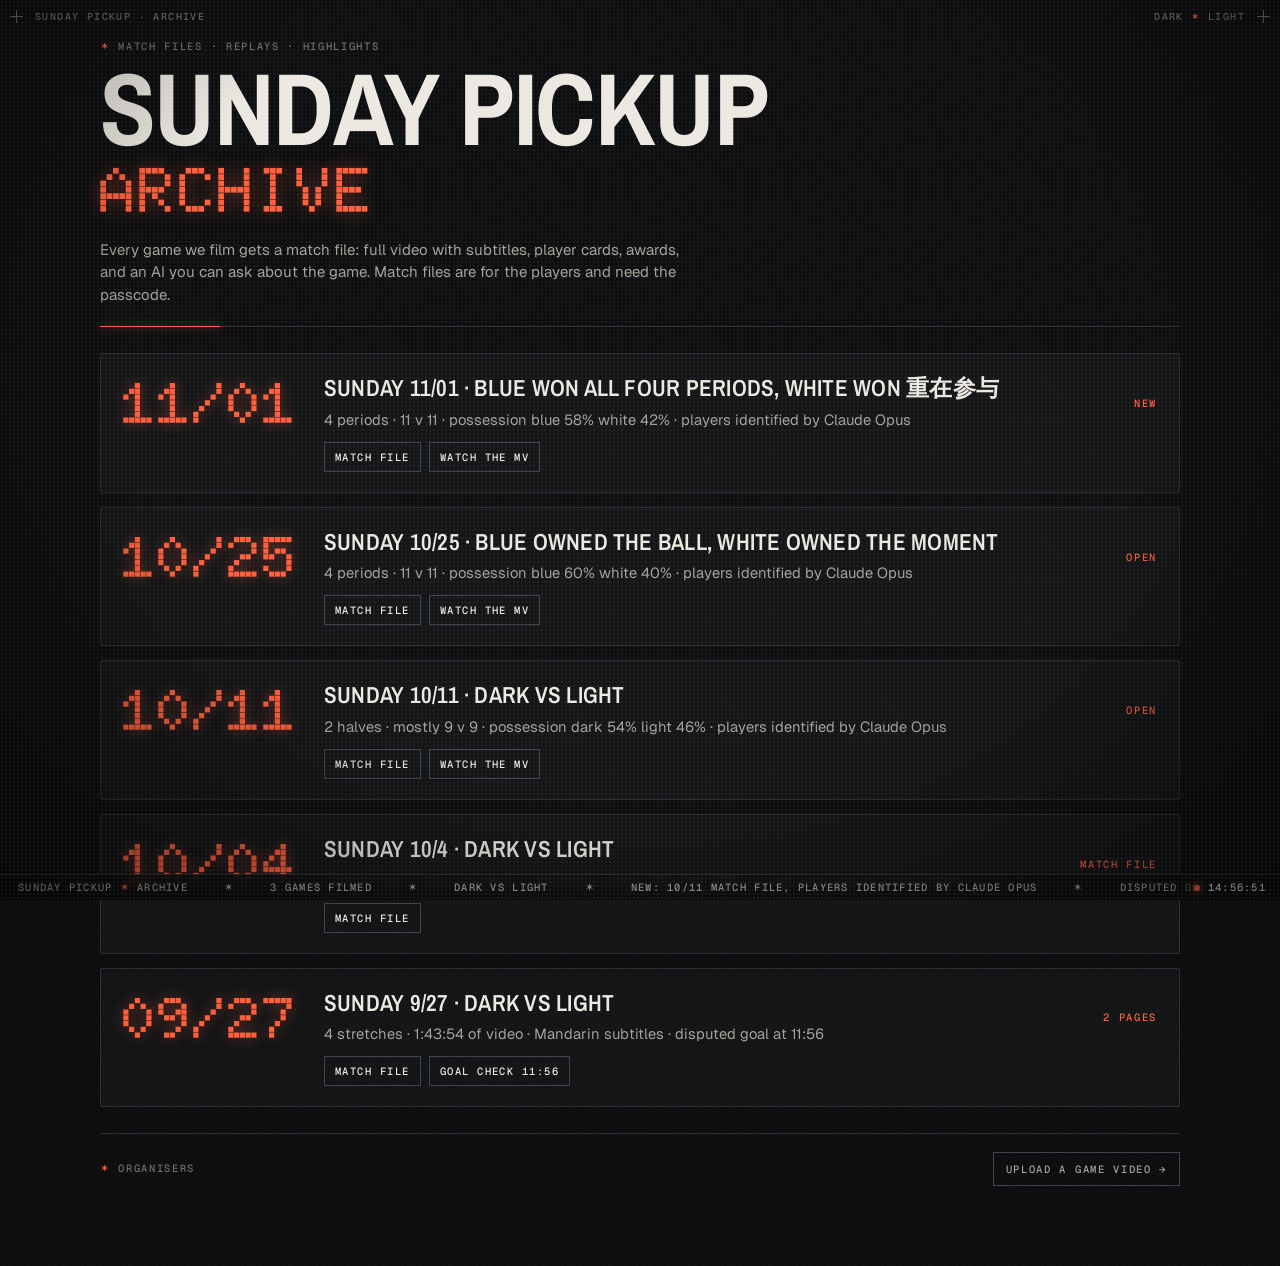
<file: index.html>
<!doctype html>
<html lang="en">
<head>
<meta charset="utf-8">
<meta name="viewport" content="width=device-width, initial-scale=1, viewport-fit=cover">
<meta name="robots" content="noindex,nofollow">
<title>Sunday Pickup</title>
<meta name="description" content="Sunday pickup soccer: match files, replays and uploads.">
<link rel="preconnect" href="https://fonts.googleapis.com"><link rel="preconnect" href="https://fonts.gstatic.com" crossorigin>
<link rel="stylesheet" href="https://fonts.googleapis.com/css2?family=Archivo+Narrow:wght@500;600;700&family=Doto:wght@700;900&family=Geist:wght@400;500;600&family=Geist+Mono:wght@400;500;600&display=swap">
<link rel="stylesheet" href="hud.css?v=3">
<style>
*{box-sizing:border-box}
html,body{margin:0;min-height:100%}
body{font:15px/1.5 var(--h-sans);padding-block:40px 80px;padding-inline:clamp(16px,4vw,48px)}
.wrap{max-width:1080px;margin:0 auto;display:grid;gap:26px}
header{border-bottom:1px solid var(--h-line);padding-bottom:20px;position:relative}
header::after{content:"";position:absolute;left:0;bottom:-1px;width:120px;height:1px;background:var(--h-coral);box-shadow:0 0 10px var(--h-coral)}
h1{margin:10px 0 0;font:700 clamp(3rem,10vw,6.4rem)/.86 var(--h-disp);text-transform:uppercase;letter-spacing:-.015em}
h1 em{display:block;font:900 .62em/1 var(--h-dot);font-style:normal;color:var(--h-coral);text-shadow:0 0 18px rgba(255,90,54,.45);letter-spacing:.02em;margin-top:.12em}
header p{margin:16px 0 0;color:var(--h-ink2);max-width:58ch}
.games{display:grid;gap:14px}
.game{display:grid;grid-template-columns:auto 1fr auto;gap:6px 26px;align-items:center;padding:20px 22px;text-decoration:none;color:var(--h-ink);transition:border-color .2s,background .2s}
a.game:hover{border-color:var(--h-coral);background:#110b09}
.game .d{grid-row:1/3;font:900 clamp(2.4rem,7vw,3.6rem)/1 var(--h-dot);color:var(--h-coral);text-shadow:0 0 14px rgba(255,90,54,.45);font-variant-numeric:tabular-nums}
.game .t{font:600 1.45rem/1.1 var(--h-disp);text-transform:uppercase;letter-spacing:.01em}
.game .s{color:var(--h-ink2);font-size:.92rem}
.game .go{grid-row:1/3;font:500 10.5px var(--h-mono);letter-spacing:.16em;text-transform:uppercase;color:var(--h-coral);white-space:nowrap}
.game.soon{opacity:.72}.game.soon .d{color:var(--h-ink3);text-shadow:none}.game.soon .go{color:var(--h-ink3)}
.links{display:flex;flex-wrap:wrap;gap:8px;grid-column:2/3;margin-top:4px}
.links a{font:500 10.5px var(--h-mono);letter-spacing:.14em;text-transform:uppercase;color:var(--h-ink);text-decoration:none;border:1px solid var(--h-line2);padding:7px 10px}
.links a:hover{border-color:var(--h-coral)}
.game .d{grid-column:1}.game .t{grid-column:2;grid-row:1}.game .s{grid-column:2;grid-row:2}.game .go{grid-column:3}.links{grid-row:3}
@media (max-width:620px){.game{grid-template-columns:1fr}.game .d,.game .t,.game .s,.game .go,.links{grid-column:1;grid-row:auto}}
.foot{display:flex;flex-wrap:wrap;justify-content:space-between;gap:12px;align-items:center;border-top:1px solid var(--h-line);padding-top:18px}
.foot a{font:500 10.5px var(--h-mono);letter-spacing:.16em;text-transform:uppercase;color:var(--h-ink2);text-decoration:none;border:1px solid var(--h-line2);padding:9px 12px}
.foot a:hover{border-color:var(--h-coral);color:#fff}
</style>
</head>
<body>
<div class="hud-screen" aria-hidden="true"></div>
<div class="hud-frame" aria-hidden="true"><span class="cm tl"></span><span class="cm tr"></span><span class="cm bl"></span><span class="cm br"></span>
<span class="lab l1">Sunday pickup · archive</span><span class="lab l2">Dark <i>✶</i> Light</span></div>
<div class="hud-ticker" aria-hidden="true"><div class="run" id="hudrun"></div><div class="tc" id="hudtc">--:--:--</div></div>

<div class="wrap">
  <header>
    <div class="hud-kicker"><b>✶</b> Match files · replays · highlights</div>
    <h1>Sunday Pickup<em>Archive</em></h1>
    <p>Every game we film gets a match file: full video with subtitles, player cards, awards, and an AI you can ask about the game. Match files are for the players and need the passcode.</p>
  </header>

  <section class="games" aria-label="Games">
    <div class="game hud-panel hud-corners">
      <span class="d">11/01</span>
      <span class="t">Sunday 11/01 · blue won all four periods, white won 重在参与</span>
      <span class="go">New</span>
      <span class="s">4 periods · 11 v 11 · possession blue 58% white 42% · players identified by Claude Opus</span>
      <span class="links"><a href="2026-11-01/">Match file</a><a href="2026-11-01/#mvbox">Watch the MV</a></span>
    </div>
    <div class="game hud-panel hud-corners">
      <span class="d">10/25</span>
      <span class="t">Sunday 10/25 · blue owned the ball, white owned the moment</span>
      <span class="go">Open</span>
      <span class="s">4 periods · 11 v 11 · possession blue 60% white 40% · players identified by Claude Opus</span>
      <span class="links"><a href="2026-10-25/">Match file</a><a href="2026-10-25/#mvbox">Watch the MV</a></span>
    </div>
    <div class="game hud-panel hud-corners">
      <span class="d">10/11</span>
      <span class="t">Sunday 10/11 · dark vs light</span>
      <span class="go">Open</span>
      <span class="s">2 halves · mostly 9 v 9 · possession dark 54% light 46% · players identified by Claude Opus</span>
      <span class="links"><a href="2026-10-11/">Match file</a><a href="2026-10-11/#mvbox">Watch the MV</a></span>
    </div>
    <div class="game hud-panel hud-corners">
      <span class="d">10/04</span>
      <span class="t">Sunday 10/4 · dark vs light</span>
      <span class="go">Match file</span>
      <span class="s">4 stretches · 1:29 of football · possession dark 47% light 53% · a highlight reel for every player</span>
      <span class="links"><a href="2026-10-04/">Match file</a></span>
    </div>
    <div class="game hud-panel hud-corners">
      <span class="d">09/27</span>
      <span class="t">Sunday 9/27 · dark vs light</span>
      <span class="go">2 pages</span>
      <span class="s">4 stretches · 1:43:54 of video · Mandarin subtitles · disputed goal at 11:56</span>
      <span class="links"><a href="https://xuanli.github.io/sunday-pickup-927/">Match file</a><a href="https://xuanli.github.io/sunday-pickup-927/replay/">Goal check 11:56</a></span>
    </div>
  </section>

  <div class="foot"><span class="hud-kicker"><b>✶</b> Organisers</span><a href="upload/">Upload a game video →</a></div>
</div>
<script>
(function () {
  const items = ['Sunday pickup <em>✶</em> archive', '3 games filmed', 'Dark vs light', 'New: 10/11 match file, players identified by Claude Opus', 'Disputed goal 9/27 11:56 <em>→</em> outside'];
  const once = items.map((t) => '<span>' + t + '</span><span>✶</span>').join('');
  document.getElementById('hudrun').innerHTML = once + once;
  const tc = document.getElementById('hudtc');
  const tick = () => { tc.textContent = new Date().toLocaleTimeString('en-GB', { timeZone: 'America/Los_Angeles' }); };
  tick(); setInterval(tick, 1000);
})();
</script>
</body>
</html>
</file>
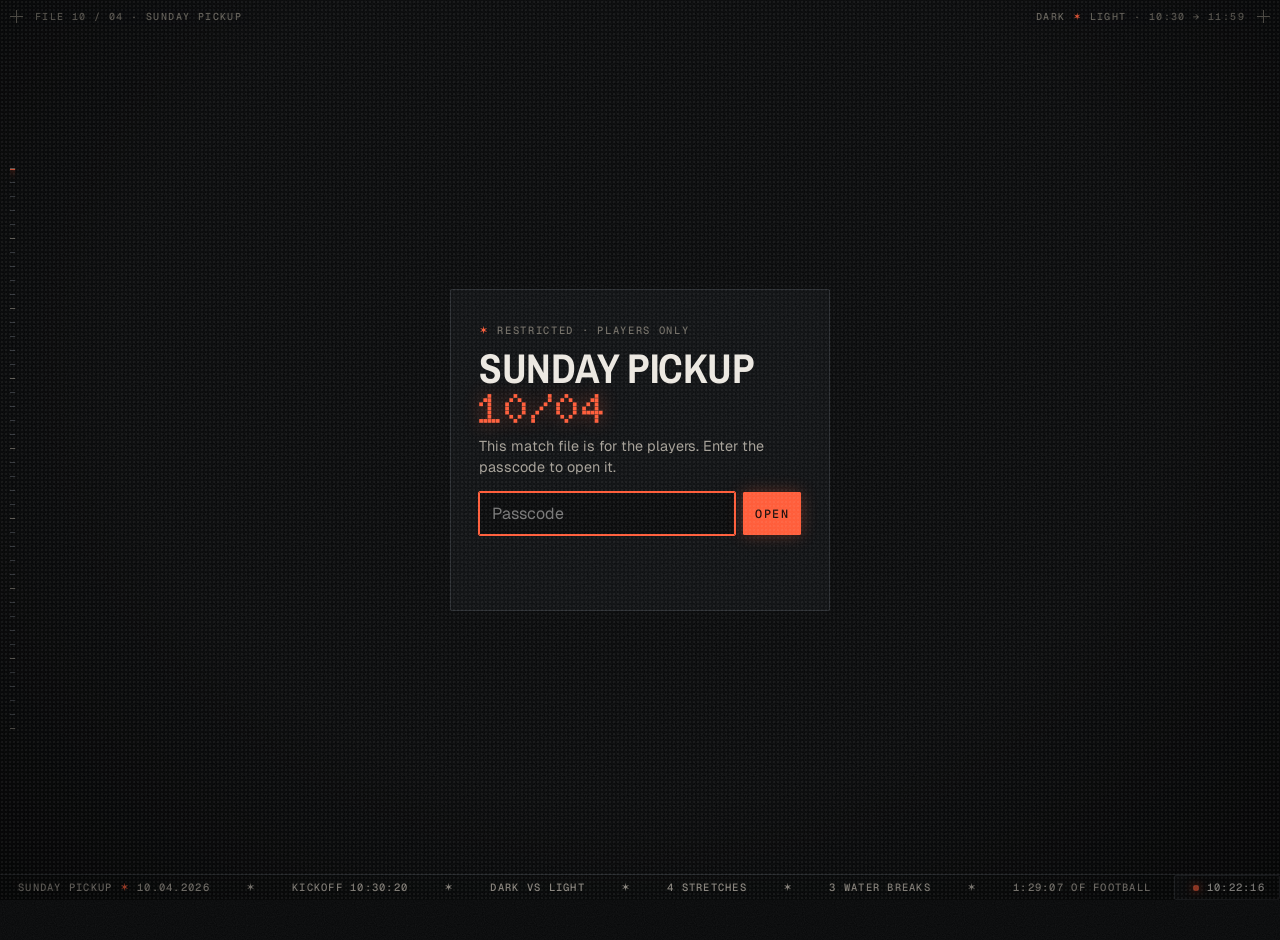
<file: 2026-10-04/index.html>
<!doctype html>
<html lang="en">
<head>
<meta charset="utf-8">
<meta name="viewport" content="width=device-width, initial-scale=1, viewport-fit=cover">
<meta name="description" content="Sunday pickup soccer, 10/4. Passcode required."><meta name="robots" content="noindex,nofollow">
<meta http-equiv="Cache-Control" content="no-cache">
<title>Sunday Pickup 10/4</title>
<!--HUD:START--><link rel="preconnect" href="https://fonts.googleapis.com"><link rel="preconnect" href="https://fonts.gstatic.com" crossorigin><link rel="stylesheet" href="https://fonts.googleapis.com/css2?family=Archivo+Narrow:wght@500;600;700&family=Doto:wght@700;900&family=Geist:wght@400;500;600&family=Geist+Mono:wght@400;500;600&display=swap"><link rel="stylesheet" href="../hud.css?v=3"><!--HUD:END-->
<link rel="stylesheet" href="https://fonts.googleapis.com/css2?family=Barlow+Condensed:wght@500;600;700&family=Source+Sans+3:wght@400;600&family=JetBrains+Mono:wght@400;600&display=swap">
<style>
[hidden]{display:none!important}
html,body{margin:0}
img{max-width:100%}

:root{
  --ground:#F6F7F4; --panel:#FFFFFF; --ink:#17201B; --muted:#5D6B63; --line:#D9DED8;
  --turf:#2F6B45; --turf-ink:#FFFFFF; --turf-soft:#E3EEE6;
  --dark-kit:#2A2F36; --dark-kit-ink:#F1F3F5; --light-kit:#E9ECEF; --light-kit-ink:#1D232A;
  --amber:#B7791F; --amber-soft:#F7ECD9; --red:#B03A2E;
  --display:"Barlow Condensed","Arial Narrow",system-ui,sans-serif;
  --body:"Source Sans 3",system-ui,-apple-system,"Segoe UI",sans-serif;
  --mono:"JetBrains Mono",ui-monospace,Menlo,monospace;
}
@media (prefers-color-scheme: dark){:root:not([data-theme="light"]){
  color-scheme:dark; --ground:#101512; --panel:#172019; --ink:#E6ECE7; --muted:#9AA89F; --line:#2B362F;
  --turf:#4E9A68; --turf-ink:#0D1510; --turf-soft:#1D3325; --dark-kit:#0B0E11; --dark-kit-ink:#E6E9EC;
  --light-kit:#D9DEE3; --light-kit-ink:#12171C; --amber:#E0A441; --amber-soft:#33291A; --red:#E0776B;}}
:root[data-theme="dark"]{
  color-scheme:dark; --ground:#101512; --panel:#172019; --ink:#E6ECE7; --muted:#9AA89F; --line:#2B362F;
  --turf:#4E9A68; --turf-ink:#0D1510; --turf-soft:#1D3325; --dark-kit:#0B0E11; --dark-kit-ink:#E6E9EC;
  --light-kit:#D9DEE3; --light-kit-ink:#12171C; --amber:#E0A441; --amber-soft:#33291A; --red:#E0776B;}
*{box-sizing:border-box}
body{background:var(--ground);color:var(--ink);font:16px/1.45 var(--body);margin:0}
.wrap{max-width:1320px;margin:0 auto;padding-inline:16px;padding-block:20px 60px}
header.top{display:flex;flex-wrap:wrap;align-items:flex-end;justify-content:space-between;gap:12px 24px;border-bottom:2px solid var(--ink);padding-bottom:12px}
h1{font:700 2.4rem/1 var(--display);letter-spacing:.01em;margin:0;text-transform:uppercase}
h1 small{display:block;font:600 .95rem/1.2 var(--body);text-transform:none;color:var(--muted);letter-spacing:0;margin-top:6px}
.meter{min-width:260px;flex:0 1 380px}
.meter .lbl{display:flex;justify-content:space-between;font-size:.85rem;color:var(--muted)}
.meter .lbl b{font:600 1rem var(--mono);color:var(--ink)}
.bar{height:8px;background:var(--line);border-radius:4px;overflow:hidden;margin-top:6px}
.bar i{display:block;height:100%;background:var(--turf);width:0;transition:width .3s}
.note{font-size:.9rem;color:var(--muted);margin:10px 0 0;max-width:70ch}
.status{margin:12px 0 0;padding:8px 12px;border-radius:6px;background:var(--amber-soft);color:var(--ink);font-size:.9rem}
.layout{display:grid;grid-template-columns:minmax(260px,340px) 1fr;gap:28px;margin-top:20px;align-items:start}
@media (max-width:860px){.layout{grid-template-columns:1fr}}
.roster{position:sticky;top:calc(env(safe-area-inset-top,0px) + 12px);max-height:calc(100vh - 24px);overflow:auto;padding-right:4px}
@media (max-width:860px){.roster{position:static;max-height:none}}
.teamhead{display:flex;align-items:center;justify-content:space-between;margin:18px 0 8px;font:600 1.25rem/1 var(--display);text-transform:uppercase;letter-spacing:.04em}
.teamhead:first-child{margin-top:0}
.kit{display:inline-block;padding:2px 8px;border-radius:3px;font:600 .75rem/1.4 var(--body);letter-spacing:.06em;text-transform:uppercase}
.kit.dark{background:var(--dark-kit);color:var(--dark-kit-ink)} .kit.light{background:var(--light-kit);color:var(--light-kit-ink);border:1px solid var(--line)}
.person{display:grid;grid-template-columns:52px 1fr;gap:10px;padding:8px;border:1px solid var(--line);background:var(--panel);border-radius:6px;margin-bottom:6px}
.person.sel{outline:2px solid var(--turf);outline-offset:-1px}
.person img{width:52px;height:78px;object-fit:cover;border-radius:3px;background:var(--line)}
.person .pid{font:600 .8rem var(--mono);color:var(--muted)}
.person input{width:100%;font:600 1.05rem var(--display);letter-spacing:.02em;border:1px solid transparent;border-radius:4px;background:transparent;color:var(--ink);padding:2px 4px;margin-left:-4px}
.person input:hover,.person input:focus{border-color:var(--line);background:var(--ground)}
.person input.num{width:4.5em;font:400 .85rem var(--mono)}
.person .desc{font-size:.78rem;color:var(--muted);line-height:1.3}
.person .row{display:flex;gap:6px;align-items:center;flex-wrap:wrap}
.person button.show{font-size:.75rem}
button{font:600 .85rem var(--body);cursor:pointer;border:1px solid var(--line);background:var(--panel);color:var(--ink);border-radius:5px;padding:5px 10px}
button:hover{border-color:var(--turf)}
button:focus-visible,input:focus-visible,select:focus-visible{outline:2px solid var(--turf);outline-offset:2px}
button.primary{background:var(--turf);border-color:var(--turf);color:var(--turf-ink)}
button[disabled]{opacity:.5;cursor:not-allowed}
.tabs{display:flex;flex-wrap:wrap;gap:6px;align-items:center;margin-bottom:12px}
.tabs button[aria-pressed="true"]{background:var(--ink);color:var(--ground);border-color:var(--ink)}
.tabs .count{font:400 .8rem var(--mono);opacity:.8;margin-left:4px}
.tabs .filterchip{margin-left:auto;font-size:.85rem;color:var(--muted)}
.queue{display:grid;grid-template-columns:repeat(auto-fill,minmax(300px,1fr));gap:12px}
.card{background:var(--panel);border:1px solid var(--line);border-radius:8px;padding:10px;display:flex;flex-direction:column;gap:8px}
.card.done{border-color:var(--turf)}
.card .photos{display:flex;gap:6px}
.card .photos img{height:170px;width:auto;max-width:48%;object-fit:cover;border-radius:4px;background:var(--line)}
.meta{display:flex;flex-wrap:wrap;gap:6px 10px;align-items:center;font-size:.82rem;color:var(--muted)}
.meta .clock{font:600 .85rem var(--mono);color:var(--ink)}
.meta .ball{color:var(--turf);font-weight:600}
.meta .num{font:600 .8rem var(--mono);color:var(--ink);background:var(--turf-soft);padding:1px 6px;border-radius:3px}
.current{font-size:.9rem}
.current .who{font:600 1.1rem var(--display);letter-spacing:.02em}
.current .src{font-size:.75rem;text-transform:uppercase;letter-spacing:.06em;padding:1px 6px;border-radius:3px;margin-left:6px}
.src.auto{background:var(--amber-soft);color:var(--amber)} .src.label{background:var(--turf-soft);color:var(--turf)}
.choices{display:flex;flex-wrap:wrap;gap:4px}
.choices button{padding:3px 6px;display:flex;align-items:center;gap:5px;font-size:.8rem}
.choices button img{width:18px;height:26px;object-fit:cover;border-radius:2px}
.choices button.on{background:var(--turf);color:var(--turf-ink);border-color:var(--turf)}
.choices .alt{color:var(--muted)}
.otherteam{width:100%;font-size:.8rem;color:var(--muted)}
.otherteam summary{cursor:pointer;padding:2px 0}
.otherteam .choices{margin-top:4px}
.actions{display:flex;gap:6px;flex-wrap:wrap}
.empty{padding:30px;text-align:center;color:var(--muted);border:1px dashed var(--line);border-radius:8px}
.more{margin-top:14px;text-align:center}
@media (prefers-reduced-motion: reduce){.bar i{transition:none}}

.nteam{font:700 1.2rem var(--display);text-transform:uppercase;margin:20px 0 10px}
.nb{background:var(--panel);border:1px solid var(--line);border-radius:8px;padding:12px;margin-bottom:12px}
.nb .top{display:flex;flex-wrap:wrap;gap:8px 14px;align-items:center}
.nb input.nm{font:700 1.3rem var(--display);letter-spacing:.02em;border:1px solid var(--line);border-radius:5px;padding:4px 8px;background:var(--ground);color:var(--ink);min-width:0;flex:1 1 200px;max-width:320px}
.nb input.no{font:400 .95rem var(--mono);width:5.5em;border:1px solid var(--line);border-radius:5px;padding:5px 8px;background:var(--ground);color:var(--ink)}
.nb .desc{font-size:.82rem;color:var(--muted)}
.nb select{font:400 .88rem var(--body);padding:5px;border:1px solid var(--line);border-radius:5px;background:var(--panel);color:var(--ink)}
.nb .pics{display:flex;flex-wrap:wrap;gap:6px;margin-top:10px}
.nb .pics button{padding:0;border:2px solid transparent;border-radius:5px;background:none;position:relative}
.nb .pics button:hover{border-color:var(--amber)}
.nb .pics img{height:118px;width:auto;border-radius:3px;display:block}
.nb .pics .ok{position:absolute;right:3px;bottom:3px;background:var(--turf);color:var(--turf-ink);font:600 .65rem var(--body);padding:0 4px;border-radius:3px}
.pick{margin-top:10px;padding:10px;border:1px dashed var(--amber);border-radius:6px;font-size:.9rem}
.pick .choices{margin-top:6px}

.gametext p{max-width:68ch;margin:0 0 10px;font-size:1.02rem}
.reels{display:flex;flex-wrap:wrap;gap:8px;margin:14px 0 6px}
.twocol{display:grid;grid-template-columns:1fr 1fr;gap:14px;margin-top:14px}@media (max-width:640px){.twocol{grid-template-columns:1fr}}
.twocol .tc{background:var(--panel);border:1px solid var(--line);border-radius:8px;padding:10px 12px}
.tc h3{font:700 1.15rem var(--display);text-transform:uppercase;margin:0 0 6px;display:flex;gap:8px;align-items:center}
.tc ul{margin:4px 0 8px;padding-left:18px;font-size:.92rem}.tc .lbl2{font-size:.78rem;text-transform:uppercase;letter-spacing:.06em;color:var(--muted)}
.nums{width:100%;border-collapse:collapse;margin-top:14px;font-size:.92rem}.nums th,.nums td{padding:5px 8px;border-bottom:1px solid var(--line);text-align:left}.nums td{font:600 .95rem var(--mono)}
.pc2{background:var(--panel);border:1px solid var(--line);border-radius:8px;padding:12px;display:grid;grid-template-columns:76px 1fr;gap:12px;margin-bottom:12px}
.pc2 img{width:76px;height:114px;object-fit:cover;border-radius:4px;background:var(--line)}
.pc2 .nm{font:700 1.35rem/1.05 var(--display);letter-spacing:.02em}.pc2 .d{font-size:.8rem;color:var(--muted)}
.pc2 .line{font:400 .82rem var(--mono);color:var(--muted);margin-top:4px}
.pc2 .body{grid-column:1/-1;font-size:.93rem}
.pc2 .body p{margin:0 0 8px}
.pc2 .body .cols{display:grid;grid-template-columns:1fr 1fr;gap:10px}@media (max-width:640px){.pc2 .body .cols{grid-template-columns:1fr}}
.pc2 .body ul{margin:2px 0 0;padding-left:18px}
.plays{list-style:none;padding:0;margin:6px 0 0}.plays li button{width:100%;text-align:left;background:none;border:0;border-top:1px solid var(--line);border-radius:0;padding:6px 2px;font:400 .88rem var(--body);display:flex;gap:8px}
.plays .ck{font:600 .8rem var(--mono);min-width:5.2em}.plays .v{font-size:.72rem;text-transform:uppercase;letter-spacing:.05em;padding:0 5px;border-radius:3px;align-self:center}
.v.good{background:var(--turf-soft);color:var(--turf)}.v.bad{background:var(--amber-soft);color:var(--amber)}
.others summary{cursor:pointer;color:var(--muted);margin:6px 0 10px}

nav.tabs2{display:flex;gap:4px;margin-top:16px;border-bottom:1px solid var(--line);flex-wrap:wrap}
nav.tabs2 button{border:0;border-bottom:3px solid transparent;border-radius:0;background:none;font:600 1.15rem var(--display);text-transform:uppercase;letter-spacing:.04em;padding:8px 14px;color:var(--muted)}
nav.tabs2 button[aria-selected="true"]{color:var(--ink);border-bottom-color:var(--turf)}
.wrap{max-width:1680px!important}
.appgrid{display:grid;grid-template-columns:minmax(340px,1fr) minmax(0,1.6fr);gap:24px;margin-top:18px;align-items:start}
@media (min-width:981px){.stage .plist{max-height:24vh}}
@media (max-width:980px){.appgrid{grid-template-columns:1fr}.appgrid .stage{order:-1}}
.stage{position:sticky;top:calc(env(safe-area-inset-top,0px) + 10px);background:var(--panel);border:1px solid var(--line);border-radius:8px;padding:10px}
@media (max-width:980px){.stage{position:static}}
.vbox{position:relative;width:100%;aspect-ratio:16/9;background:#000;border-radius:5px;overflow:hidden;max-width:100%}
.vbox video,.vbox canvas{position:absolute;inset:0;width:100%;height:100%}
.vbox canvas{pointer-events:none}
.bigplay{position:absolute;left:50%;top:50%;transform:translate(-50%,-50%);width:clamp(56px,9vw,88px);height:clamp(56px,9vw,88px);border-radius:50%;border:0;padding:clamp(12px,2vw,20px);background:rgba(10,12,11,.62);color:#fff;fill:#fff;cursor:pointer;box-shadow:0 4px 20px rgba(0,0,0,.35);transition:opacity .25s,transform .15s;z-index:2}
.bigplay:hover{background:rgba(10,12,11,.8);transform:translate(-50%,-50%) scale(1.06)}
.bigplay .ic-pause{display:none}
.vbox.playing .bigplay{opacity:0}.vbox.playing:hover .bigplay{opacity:.85}
.vbox.playing .bigplay .ic-play{display:none}.vbox.playing .bigplay .ic-pause{display:inline}
.vbox video{cursor:pointer}
.vbox .sub{position:absolute;left:50%;bottom:6%;transform:translateX(-50%);max-width:92%;display:flex;flex-direction:column;align-items:center;gap:4px;pointer-events:none}
.vbox .sub .ln{text-align:center;background:rgba(10,12,11,.74);color:#fff;border-radius:6px;padding:3px 12px;font:600 clamp(12px,1.9vw,21px)/1.3 var(--body)}
.vbox .sub .ln.weak{background:rgba(10,12,11,.55);color:#e4e9e5;font-weight:500}
.tlist button.weak{color:var(--muted)}
.vbox .sub .en{display:block;font-weight:400;font-size:.8em;color:#d9e2dc}
.vbox:fullscreen,.vbox.fsfallback{aspect-ratio:auto;border-radius:0;background:#000}
.vbox:fullscreen video,.vbox.fsfallback video{object-fit:contain}
.vbox.fsfallback{position:fixed;inset:0;z-index:50;width:100vw;height:100vh;max-width:none}
.seekwrap{position:relative;margin-top:8px}.seekwrap input{width:100%;margin:0;accent-color:var(--turf)}
.seekbreaks{position:absolute;left:0;right:0;top:50%;height:10px;transform:translateY(-50%);pointer-events:none}.seekbreaks span{position:absolute;top:0;bottom:0;background:var(--amber);opacity:.5;border-radius:2px}
.seekrow{display:flex;justify-content:space-between;font:400 .78rem var(--mono);color:var(--muted)}
.trans{margin-top:10px;border-top:1px solid var(--line);padding-top:6px}.trans summary{cursor:pointer;font:700 1.05rem var(--display);text-transform:uppercase;letter-spacing:.03em}
.trans #tcount{font:400 .8rem var(--mono);color:var(--muted);text-transform:none}.trans .hint{font:400 .78rem var(--body);color:var(--muted);text-transform:none;letter-spacing:0}
#tsearch{width:100%;margin-top:6px;padding:6px 10px;border:1px solid var(--line);border-radius:6px;background:var(--panel);color:var(--ink);font:400 .9rem var(--body)}
.hdlink{display:inline-flex;align-items:center;padding:4px 10px;border:1px solid var(--line);border-radius:6px;font:600 .85rem var(--body);color:var(--ink);text-decoration:none}
.tlist{list-style:none;margin:6px 0 0;padding:0;max-height:26vh;overflow:auto}
.tlist button{width:100%;text-align:left;border:0;border-bottom:1px solid var(--line);border-radius:0;background:none;padding:5px 4px;font:400 .86rem var(--body);display:flex;gap:8px}
.tlist button.on{background:var(--turf-soft)}.tlist .ck{font:600 .78rem var(--mono);min-width:5.2em;color:var(--muted)}
.ytbig{position:absolute;left:50%;top:50%;transform:translate(-50%,-50%);background:#c4302b;color:#fff;font:700 clamp(15px,2vw,22px)/1.2 var(--body);padding:14px 22px;border-radius:10px;text-decoration:none;box-shadow:0 4px 18px rgba(0,0,0,.4);white-space:nowrap}
.ytbig:hover{background:#a82520}
body.pub .ctrl,body.pub .seekrow span:last-child{display:none}
.plist li a,.tlist a{display:flex;gap:8px;padding:6px 4px;border-bottom:1px solid var(--line);color:var(--ink);text-decoration:none;font:400 .88rem var(--body)}
.plist li a.on{background:var(--turf-soft)}.tlist a.weak{color:var(--muted)}.plist li a:hover,.tlist a:hover{background:var(--turf-soft)}
.awards{display:grid;grid-template-columns:repeat(auto-fill,minmax(260px,1fr));gap:12px;margin:10px 0 18px}
.aw{background:var(--panel);border:1px solid var(--line);border-radius:8px;padding:10px;display:grid;grid-template-columns:62px 1fr;gap:10px;align-items:start}
.aw img{width:62px;height:94px;object-fit:cover;border-radius:4px;background:var(--line)}.awi{width:62px;height:62px;display:grid;place-items:center;font:700 1rem var(--display);color:var(--turf);background:var(--turf-soft);border-radius:8px}
.awt{font:700 1.05rem/1.1 var(--display);text-transform:uppercase;letter-spacing:.03em;color:var(--turf)}.awn{font:700 1.1rem var(--display);margin:2px 0}
.aw p{margin:4px 0 6px;font-size:.88rem}.aw button{font-size:.82rem}
.qabox{background:var(--panel);border:1px solid var(--line);border-radius:10px;padding:14px;margin-bottom:22px}
#qaform{display:flex;gap:8px}#qain{flex:1;min-width:0;padding:9px 12px;border:1px solid var(--line);border-radius:6px;background:var(--ground);color:var(--ink);font:400 1rem var(--body)}
.qachips{display:flex;flex-wrap:wrap;gap:6px;margin-top:8px}.qachips button{font-size:.82rem;padding:4px 10px;border-radius:999px}
.qa{border-top:1px solid var(--line);margin-top:12px;padding-top:10px}.qq{font-weight:600;margin-bottom:4px}.qa-a{font-size:.95rem;line-height:1.5}
.tjump{font:600 .85rem var(--mono);padding:0 5px;border-radius:4px;border:1px solid var(--turf);color:var(--turf);background:var(--turf-soft);cursor:pointer}
.vbar{position:absolute;left:0;right:0;bottom:0;z-index:3;padding:18px 10px 6px;background:linear-gradient(transparent,rgba(0,0,0,.72));opacity:0;transition:opacity .25s;color:#fff}
.vbox:hover .vbar,.vbox:not(.playing) .vbar,.vbox.show .vbar,.vbox:focus-within .vbar{opacity:1}
.vbar .seekwrap{margin:0 2px 2px}.vbar .seekwrap input{accent-color:#6FD08C}
.vrow{display:flex;align-items:center;gap:2px}.vsp{flex:1}
.vb{background:none;border:0;color:#fff;fill:#fff;width:38px;height:36px;padding:6px;border-radius:6px;cursor:pointer;display:inline-flex;align-items:center;justify-content:center;text-decoration:none}
.vb:hover{background:rgba(255,255,255,.16)}.vb svg{width:24px;height:24px;fill:currentColor}.vb text{fill:currentColor}
.vtxt{width:auto;min-width:38px;font:700 .85rem var(--body);color:#fff}
.vtime{font:600 .8rem var(--mono);color:#fff;margin-left:6px;white-space:nowrap}
.vplay .ic-pause{display:none}.vbox.playing .vplay .ic-play{display:none}.vbox.playing .vplay .ic-pause{display:inline}
#mute .ic-off{display:none}.vbox.muted #mute .ic-on{display:none}.vbox.muted #mute .ic-off{display:inline}
.vbox.subsoff #subbtn{opacity:.45}
.vbox .sub{bottom:64px!important}
@media (max-width:560px){.vb{width:32px;padding:4px}.vtime{display:none}}
.cap{margin-top:8px;display:flex;flex-direction:column;gap:2px}
.cap b{font:700 1.2rem/1.1 var(--display);letter-spacing:.02em}.cap span{font-size:.85rem;color:var(--muted)}
.ctrl{display:flex;flex-wrap:wrap;gap:6px;margin-top:8px;align-items:center}.ctrl .sp{flex:1}
.plist{list-style:none;margin:10px 0 0;padding:0;max-height:34vh;overflow:auto;border-top:1px solid var(--line)}
.plist li button{width:100%;text-align:left;border:0;border-bottom:1px solid var(--line);border-radius:0;background:none;padding:6px 4px;font:400 .88rem var(--body);display:flex;gap:8px}
.plist li button.on{background:var(--turf-soft)}.plist .ck{font:600 .8rem var(--mono);min-width:5.2em}
.fix{margin-top:8px;padding:8px;border:1px dashed var(--line);border-radius:6px;font-size:.88rem}
.fix .choices{margin-top:6px}
.pcards{display:grid;grid-template-columns:repeat(auto-fill,minmax(250px,1fr));gap:12px}
.pcard{background:var(--panel);border:1px solid var(--line);border-radius:8px;padding:10px;display:grid;grid-template-columns:64px 1fr;gap:10px;align-content:start}
.pcard img{width:64px;height:96px;object-fit:cover;border-radius:4px;background:var(--line)}
.pcard .nm{font:700 1.3rem/1 var(--display);letter-spacing:.02em}
.pcard .d{font-size:.78rem;color:var(--muted);line-height:1.3;margin-top:3px}
.pcard dl{grid-column:1/-1;display:grid;grid-template-columns:1fr auto;margin:0;font-size:.86rem}
.pcard dt{color:var(--muted);padding:2px 0}.pcard dd{margin:0;text-align:right}
button.n{font:600 .95rem var(--mono);border:1px solid transparent;background:none;color:var(--turf);padding:1px 6px}
button.n:hover{border-color:var(--turf)}button.n[disabled]{color:var(--muted);border-color:transparent;cursor:default}
.pcard .reelbtn{grid-column:1/-1}
.teamtbl{overflow-x:auto}.teamtbl table{border-collapse:collapse;background:var(--panel);min-width:420px}
.teamtbl th,.teamtbl td{border-bottom:1px solid var(--line);padding:6px 10px;text-align:left}.teamtbl td{font-variant-numeric:tabular-nums}
.pill{font-size:.72rem;text-transform:uppercase;letter-spacing:.06em;padding:1px 6px;border-radius:3px;background:var(--amber-soft);color:var(--amber)}
.pill.ok{background:var(--turf-soft);color:var(--turf)}
h2.sec{font:700 1.5rem/1 var(--display);text-transform:uppercase;margin:4px 0 12px}
.layout2{display:grid;grid-template-columns:minmax(230px,290px) 1fr;gap:20px;align-items:start}@media (max-width:1200px){.layout2{grid-template-columns:1fr}.layout2 .roster{position:static;max-height:none}}
.lockgate{min-height:100vh;display:grid;place-items:center;padding:16px;background:var(--ground)}
.lockcard{background:var(--panel);border:1px solid var(--line);border-radius:12px;padding:28px 24px;max-width:380px;width:100%;text-align:center}
.lockcard h1{font:700 2rem var(--display);text-transform:uppercase;margin:0 0 8px}.lockcard p{color:var(--muted);margin:0 0 14px}
#lockform{display:flex;gap:8px}#lockin{flex:1;min-width:0;padding:10px 12px;border:1px solid var(--line);border-radius:6px;font:400 1rem var(--body);background:var(--ground);color:var(--ink)}
.lockmsg{min-height:1.2em;margin-top:10px!important;color:var(--amber)!important}
</style>
<!--HUD:START--><style>
/* page tokens mapped onto the HUD palette (wins over the light/dark blocks above) */
:root{--ground:var(--h-bg)!important;--panel:var(--h-panel)!important;--ink:var(--h-ink)!important;--muted:var(--h-ink2)!important;--line:var(--h-line)!important;
  --turf:var(--h-coral)!important;--turf-ink:#160604!important;--turf-soft:var(--h-coral-soft)!important;
  --dark-kit:#1d3474!important;--dark-kit-ink:#eaf0ff!important;--light-kit:#ece8e1!important;--light-kit-ink:#0b0c0d!important;
  --amber:var(--h-amber)!important;--amber-soft:rgba(255,179,71,.12)!important;--red:var(--h-red)!important;
  --display:var(--h-disp)!important;--body:var(--h-sans)!important;--mono:var(--h-mono)!important;color-scheme:dark}
body{font-size:15.5px;padding-bottom:40px}
.appgrid>*{min-width:0}
.nums{table-layout:fixed;overflow-wrap:anywhere}.nums th:first-child,.nums td:first-child{width:34%}
@media (max-width:560px){.nums th,.nums td{padding:5px 4px!important;font-size:.82rem}h1{font-size:2.6rem!important}.hud-date{font-size:2.6rem!important}}
.wrap{padding-inline:clamp(16px,3.2vw,44px)!important;padding-block:34px 70px!important}
/* header */
header.top{border-bottom:1px solid var(--h-line)!important;padding-bottom:18px!important;align-items:end!important;position:relative}
header.top::after{content:"";position:absolute;left:0;bottom:-1px;width:120px;height:1px;background:var(--h-coral);box-shadow:0 0 10px var(--h-coral)}
.hud-hero{display:flex;flex-direction:column;gap:10px}
.hud-hero .row{display:flex;align-items:center;gap:12px;flex-wrap:wrap}
h1{font:700 clamp(2.4rem,6vw,4.6rem)/.9 var(--h-disp)!important;letter-spacing:-.01em!important;text-transform:uppercase}
h1 small{font:500 .78rem/1.3 var(--h-mono)!important;letter-spacing:.14em!important;text-transform:uppercase!important;color:var(--h-ink2)!important;margin-top:12px!important}
.hud-date{font:900 clamp(2.4rem,6vw,4.6rem)/.9 var(--h-dot);color:var(--h-coral);text-shadow:0 0 18px rgba(255,90,54,.45);letter-spacing:.02em}
.hud-var{display:grid;grid-template-columns:auto 1fr;gap:4px 16px;align-items:center;text-decoration:none;color:var(--h-ink);padding:14px 16px;min-width:min(100%,340px);max-width:420px;transition:border-color .2s,background .2s}
.hud-var:hover{border-color:var(--h-coral)!important;background:#120c0a!important}
.hud-var .k{grid-column:1/-1}
.hud-var .big{font:900 2rem/1 var(--h-dot);color:var(--h-coral);text-shadow:0 0 12px rgba(255,90,54,.5)}
.hud-var .t{font:600 1.15rem/1.1 var(--h-disp);text-transform:uppercase;letter-spacing:.02em}
.hud-var .t small{display:block;font:400 .72rem/1.4 var(--h-mono);letter-spacing:.1em;color:var(--h-ink2);margin-top:3px}
.hud-var .go{grid-column:1/-1;font:500 .7rem var(--h-mono);letter-spacing:.16em;color:var(--h-coral);text-transform:uppercase}
/* section heads and tabs */
h2.sec,.nteam{font:600 1.6rem/1 var(--h-disp)!important;letter-spacing:.02em!important;display:flex;align-items:center;gap:10px}
h2.sec::before{content:"";width:.8em;height:.8em;background:var(--h-coral);flex:none;
  -webkit-mask:url("data:image/svg+xml,%3Csvg xmlns='http://www.w3.org/2000/svg' viewBox='0 0 24 24'%3E%3Cpath d='M12 0l2.2 8.1L21 3l-4.6 7.1L24 12l-7.6 1.9L21 21l-6.8-5.1L12 24l-2.2-8.1L3 21l4.6-7.1L0 12l7.6-1.9L3 3l6.8 5.1z'/%3E%3C/svg%3E") center/contain no-repeat;
          mask:url("data:image/svg+xml,%3Csvg xmlns='http://www.w3.org/2000/svg' viewBox='0 0 24 24'%3E%3Cpath d='M12 0l2.2 8.1L21 3l-4.6 7.1L24 12l-7.6 1.9L21 21l-6.8-5.1L12 24l-2.2-8.1L3 21l4.6-7.1L0 12l7.6-1.9L3 3l6.8 5.1z'/%3E%3C/svg%3E") center/contain no-repeat}
nav.tabs2{counter-reset:hudtab;border-bottom:1px solid var(--h-line)!important;gap:0!important}
nav.tabs2 button{counter-increment:hudtab;font:500 .8rem var(--h-mono)!important;letter-spacing:.16em!important;padding:12px 16px!important;border-bottom:2px solid transparent!important;color:var(--h-ink3)!important}
nav.tabs2 button::before{content:counter(hudtab,decimal-leading-zero) " / ";color:var(--h-ink3)}
nav.tabs2 button[aria-selected="true"]{color:var(--h-ink)!important;border-bottom-color:var(--h-coral)!important}
nav.tabs2 button[aria-selected="true"]::before{color:var(--h-coral)}
/* panels */
.qabox,.stage,.aw,.pcard,.pc2,.tc,.twocol .tc,.card,.nb,.lockcard,.teamtbl table{background-color:var(--h-panel)!important;border:1px solid var(--h-line)!important;border-radius:2px!important}
.qabox,.stage,.aw,.pcard,.pc2,.lockcard{background-image:
  linear-gradient(var(--h-ink3),var(--h-ink3)),linear-gradient(var(--h-ink3),var(--h-ink3)),linear-gradient(var(--h-ink3),var(--h-ink3)),linear-gradient(var(--h-ink3),var(--h-ink3)),
  linear-gradient(var(--h-ink3),var(--h-ink3)),linear-gradient(var(--h-ink3),var(--h-ink3)),linear-gradient(var(--h-ink3),var(--h-ink3)),linear-gradient(var(--h-ink3),var(--h-ink3))!important;
  background-repeat:no-repeat!important;background-size:9px 1px,1px 9px,9px 1px,1px 9px,9px 1px,1px 9px,9px 1px,1px 9px!important;
  background-position:left -1px top -1px,left -1px top -1px,right -1px top -1px,right -1px top -1px,left -1px bottom -1px,left -1px bottom -1px,right -1px bottom -1px,right -1px bottom -1px!important}
.stage{padding:12px!important}
.aw:hover,.pcard:hover,.pc2:hover{border-color:var(--h-line2)!important}
.awt{font:500 .72rem/1.3 var(--h-mono)!important;letter-spacing:.16em!important;color:var(--h-coral)!important}
.awn,.pcard .nm,.pc2 .nm,.cap b,.current .who{font-family:var(--h-disp)!important;font-weight:600!important;letter-spacing:.01em!important;text-transform:uppercase}
.awi{background:var(--h-coral-soft)!important;color:var(--h-coral)!important;border-radius:2px!important;font-family:var(--h-dot)!important;font-weight:900!important}
img{filter:saturate(.88) contrast(1.06)}
.aw img,.pcard img,.pc2 img,.person img{border-radius:1px!important;outline:1px solid var(--h-line);outline-offset:2px}
.tc h3{font:600 1.25rem var(--h-disp)!important}
.tc .lbl2,.pc2 .d,.pcard .d,.note,.cap span{color:var(--h-ink2)!important}
.pc2 .line,.meta,.seekrow,.tlist .ck,.plist .ck,.plays .ck{font-family:var(--h-mono)!important;letter-spacing:.04em}
.pcard dl{font:400 .8rem var(--h-mono);letter-spacing:.03em}
.pcard dt{text-transform:uppercase;letter-spacing:.1em;font-size:.68rem;align-self:center}
.nums td,.teamtbl td{font-family:var(--h-mono)!important}
.nums th,.teamtbl th{font:500 .68rem var(--h-mono);letter-spacing:.14em;text-transform:uppercase;color:var(--h-ink3)}
.kit{border-radius:1px!important;font:500 .66rem/1.5 var(--h-mono)!important;letter-spacing:.14em!important}
.pill,.v.good,.v.bad,.src{border-radius:1px!important;font-family:var(--h-mono)!important;letter-spacing:.12em!important}
/* buttons and inputs */
button{font:500 .74rem var(--h-mono)!important;letter-spacing:.12em!important;text-transform:uppercase;border-radius:1px!important;border-color:var(--h-line2)!important;background:transparent!important;color:var(--h-ink)!important;padding:7px 11px!important}
button:hover{border-color:var(--h-coral)!important;color:#fff!important}
button.primary,.choices button.on{background:var(--h-coral)!important;border-color:var(--h-coral)!important;color:#160604!important;box-shadow:0 0 16px rgba(255,90,54,.3)}
button.n{color:var(--h-coral)!important;border-color:transparent!important;letter-spacing:.02em!important}
.tabs button[aria-pressed="true"]{background:var(--h-ink)!important;color:var(--h-bg)!important}
.qachips button{border-radius:1px!important}
#qain,#tsearch,#lockin,.nb input.nm,.nb input.no,.nb select{background:var(--h-bg)!important;border:1px solid var(--h-line2)!important;border-radius:1px!important;color:var(--h-ink)!important;font-family:var(--h-sans)}
#qain:focus,#tsearch:focus,#lockin:focus{outline:1px solid var(--h-coral)!important;outline-offset:0!important;border-color:var(--h-coral)!important}
.tjump{border-radius:1px!important;font-family:var(--h-mono)!important;border-color:rgba(255,90,54,.6)!important}
/* lists */
.plist li button,.tlist button,.plays li button,.plist li a,.tlist a{text-transform:none!important;letter-spacing:0!important;font:400 .86rem var(--h-sans)!important;border-color:var(--h-line)!important;padding:7px 4px!important}
.plist li button.on,.tlist button.on,.plist li a.on{background:var(--h-coral-soft)!important;box-shadow:inset 2px 0 0 var(--h-coral)}
.trans summary{font:600 1.1rem var(--h-disp)!important}
/* video: crop marks + segmented seek bar */
.vbox{border-radius:1px!important;box-shadow:0 0 0 1px var(--h-line2),0 30px 80px -30px rgba(255,90,54,.18)}
.vbox::after{content:"";position:absolute;inset:8px;pointer-events:none;z-index:2;background-image:
  linear-gradient(#fff,#fff),linear-gradient(#fff,#fff),linear-gradient(#fff,#fff),linear-gradient(#fff,#fff),linear-gradient(#fff,#fff),linear-gradient(#fff,#fff),linear-gradient(#fff,#fff),linear-gradient(#fff,#fff);
  background-repeat:no-repeat;background-size:14px 1px,1px 14px,14px 1px,1px 14px,14px 1px,1px 14px,14px 1px,1px 14px;
  background-position:left top,left top,right top,right top,left bottom,left bottom,right bottom,right bottom;opacity:.55}
.vbox .bigplay{border-radius:50%!important;padding:clamp(12px,2vw,20px)!important;background:rgba(6,7,8,.55)!important;border:1px solid rgba(255,255,255,.35)!important;box-shadow:0 0 0 6px rgba(255,255,255,.06),0 0 30px rgba(255,90,54,.25)!important}
.vbar button,.vbar .vb{background:none!important;border:0!important;padding:6px!important;letter-spacing:0!important}
.vtime{font-family:var(--h-mono)!important;letter-spacing:.08em}
.vbox .sub .ln{border-radius:1px!important;background:rgba(6,7,8,.72)!important;font-family:var(--h-sans)!important}
input[type=range]#seek{-webkit-appearance:none;appearance:none;height:16px;background:transparent}
#seek::-webkit-slider-runnable-track{height:8px;background:repeating-linear-gradient(90deg,rgba(255,255,255,.28) 0 5px,transparent 5px 7px)}
#seek::-moz-range-track{height:8px;background:repeating-linear-gradient(90deg,rgba(255,255,255,.28) 0 5px,transparent 5px 7px)}
#seek::-webkit-slider-thumb{-webkit-appearance:none;width:3px;height:16px;margin-top:-4px;background:var(--h-coral);box-shadow:0 0 10px var(--h-coral);border:0}
#seek::-moz-range-thumb{width:3px;height:16px;background:var(--h-coral);border:0;border-radius:0;box-shadow:0 0 10px var(--h-coral)}
.seekbreaks span{background:var(--h-amber)!important;opacity:.7!important;border-radius:0!important}
/* status + lock screen */
.status{background:var(--h-panel2)!important;border:1px solid var(--h-line)!important;border-radius:1px!important;font-family:var(--h-mono);font-size:.8rem!important;letter-spacing:.06em}
.lockgate{background:transparent!important}
.lockcard{padding:34px 28px!important;text-align:left!important}
.lockcard h1{font:700 2.6rem/.95 var(--h-disp)!important}
.lockcard p{color:var(--h-ink2)!important;font-size:.9rem}
.qa{border-color:var(--h-line)!important}
</style><!--HUD:END-->

<style id="idlefix">
.vbox.playing:hover .bigplay{opacity:0!important}
.vbox.playing.show .bigplay{opacity:.85!important}
.vbox:hover .vbar{opacity:0}
.vbox:not(.playing) .vbar,.vbox.show .vbar,.vbox:focus-within.show .vbar{opacity:1}
.vbox.playing.idle,.vbox.playing.idle video{cursor:none}
.vbox.playing.idle .vbar,.vbox.playing.idle .bigplay{opacity:0!important}
</style>
</head>
<body>
<!--HUD:START--><div class="hud-screen" aria-hidden="true"></div>
<div class="hud-frame" aria-hidden="true"><span class="cm tl"></span><span class="cm tr"></span><span class="cm bl"></span><span class="cm br"></span>
<span class="lab l1">File 10 / 04 · Sunday pickup</span><span class="lab l2">Dark <i>✶</i> Light · 10:30 → 11:59</span>
<div class="hud-ruler"><b style="top:0">000</b><b style="top:25%">025</b><b style="top:50%">050</b><b style="top:75%">075</b><span class="mk" id="hudmk" style="top:0"></span></div></div>
<div class="hud-ticker" aria-hidden="true"><div class="run" id="hudrun"></div><div class="tc" id="hudtc">10:22:16</div></div><!--HUD:END-->
<div id="lockgate" class="lockgate" hidden><div class="lockcard"><div class="hud-kicker" style="margin-bottom:12px"><b>✶</b> Restricted · players only</div><h1>Sunday Pickup <span class="hud-date" style="font-size:1em">10/04</span></h1><p>This match file is for the players. Enter the passcode to open it.</p>
<form id="lockform"><input id="lockin" type="password" placeholder="Passcode" aria-label="Passcode" autocomplete="current-password"><button class="primary" type="submit">Open</button></form><p id="lockmsg" class="lockmsg"></p></div></div>
<div class="wrap">
  <header class="top"><!--HUD:START--><div class="hud-hero"><div class="hud-kicker"><b>✶</b> Sunday pickup · match file · dark vs light</div>
    <div class="row"><h1>Match File <span class="hud-date">10/04</span><small id="sub">Pickup game, dark vs light</small></h1></div></div>
    <a class="hud-var hud-panel hud-corners" href="../"><span class="k hud-kicker"><b>Archive</b> · all games</span><span class="big">←</span><span class="t">Sunday Pickup<small>Other games, replays and uploads</small></span><span class="go">Back to the archive →</span></a><!--HUD:END--></header>
  <p class="status" id="status" hidden></p>
  <div class="appgrid">
    <main>
      <section id="qa" class="qabox" hidden>
        <h2 class="sec">Ask about the game</h2>
        <p class="note" style="margin-top:0">Ask anything, in English or Chinese. An AI answers from the stats, player notes and the full sideline transcript. Tap a time in an answer to watch it.</p>
        <form id="qaform"><input id="qain" maxlength="300" placeholder="e.g. Who won the third stretch? 谁说了最搞笑的话？" aria-label="Your question" autocomplete="off"><button id="qago" class="primary" type="submit">Ask</button></form>
        <div class="qachips"><button type="button" data-qs="Who was the MVP and why?">Who was the MVP?</button><button type="button" data-qs="What was the score in each stretch?">What was the score?</button><button type="button" data-qs="What were the funniest things people said?">Funniest lines</button><button type="button" data-qs="谁控球最多？">谁控球最多？</button></div>
        <div id="qaout"></div>
      </section>
      <section id="v-game"></section>
      <section id="v-players"></section>
      <section id="v-sheet" hidden>
        <h2 class="sec" style="margin-top:28px">Name the players</h2>
        <p class="note">Each block is one person, with photos the computer thinks are them. Type their name. If a photo is someone else, tap it and pick who it is. If two blocks are the same person, use "Same person as".</p>
        <div id="namer"></div>
      </section>
      <p style="margin-top:32px"><button id="togglesheet" class="primary">Name the players</button></p>
    </main>
    <aside class="stage" aria-label="Video">
      <div class="vbox" id="vbox"><video id="vid" playsinline preload="metadata"></video><canvas id="ov"></canvas><button id="bigplay" class="bigplay" aria-label="Play"><svg viewBox="0 0 24 24" width="100%" height="100%" aria-hidden="true"><path class="ic-play" d="M8 5.5v13l11-6.5z"/><g class="ic-pause"><rect x="6.5" y="5" width="4" height="14" rx="1"/><rect x="13.5" y="5" width="4" height="14" rx="1"/></g></svg></button><div class="sub" id="subline" hidden></div><div class="vbar" id="vbar"><div class="seekwrap"><div id="seekbreaks" class="seekbreaks" aria-hidden="true"></div><input type="range" id="seek" min="0" max="5831" step="1" value="0" aria-label="Game time"></div><div class="vrow"><button id="prev" class="vb" title="Previous clip" aria-label="Previous clip"><svg viewBox="0 0 24 24" aria-hidden="true"><path d="M6 6h2v12H6zm3.5 6 8.5 6V6z"/></svg></button><button id="back10" class="vb" title="Back 10 seconds (left arrow)" aria-label="Back 10 seconds"><svg viewBox="0 0 24 24" aria-hidden="true"><path d="M12 5V2L7 6l5 4V7a6 6 0 1 1-6 6H4a8 8 0 1 0 8-8z"/><text x="12" y="15.6" font-size="6.4" font-weight="700" text-anchor="middle">10</text></svg></button><button id="play" class="vb vplay" title="Play or pause (space)" aria-label="Play or pause"><svg viewBox="0 0 24 24" aria-hidden="true"><path class="ic-play" d="M8 5.5v13l11-6.5z"/><g class="ic-pause"><rect x="6.5" y="5" width="4" height="14" rx="1"/><rect x="13.5" y="5" width="4" height="14" rx="1"/></g></svg></button><button id="fwd10" class="vb" title="Forward 10 seconds (right arrow)" aria-label="Forward 10 seconds"><svg viewBox="0 0 24 24" aria-hidden="true"><path d="M12 5V2l5 4-5 4V7a6 6 0 1 0 6 6h2a8 8 0 1 1-8-8z"/><text x="12" y="15.6" font-size="6.4" font-weight="700" text-anchor="middle">10</text></svg></button><button id="next" class="vb" title="Next clip" aria-label="Next clip"><svg viewBox="0 0 24 24" aria-hidden="true"><path d="M16 6h2v12h-2zM6 18l8.5-6L6 6z"/></svg></button><span id="seekt" class="vtime">10:22:16</span><span class="vsp"></span><button id="speed" class="vb vtxt" title="Playback speed">1×</button><button id="mute" class="vb" title="Sound on or off (m)" aria-label="Sound on or off"><svg viewBox="0 0 24 24" aria-hidden="true"><path d="M3 10v4h4l5 5V5L7 10H3z"/><path class="ic-on" d="M16.5 12A4.5 4.5 0 0 0 14 8v8a4.5 4.5 0 0 0 2.5-4zM14 3.2v2.1a7 7 0 0 1 0 13.4v2.1a9 9 0 0 0 0-17.6z"/><path class="ic-off" d="M16.3 9.2 15 10.5 16.5 12 15 13.5l1.3 1.3 1.5-1.5 1.5 1.5 1.3-1.3-1.5-1.5 1.5-1.5-1.3-1.3-1.5 1.5z"/></svg></button><button id="subbtn" class="vb" title="Subtitles on or off (c)" aria-label="Subtitles on or off" aria-pressed="true"><svg viewBox="0 0 24 24" aria-hidden="true"><rect x="2.5" y="5" width="19" height="14" rx="2.5" fill="none" stroke="currentColor" stroke-width="2"/><text x="12" y="15" font-size="7" font-weight="800" text-anchor="middle">CC</text></svg></button><a id="hd" class="vb vtxt" hidden target="_blank" rel="noopener" href="#" title="Open this moment in full quality in a new tab">HD</a><button id="fs" class="vb" title="Full screen (f)" aria-label="Full screen"><svg viewBox="0 0 24 24" aria-hidden="true"><path d="M7 14H5v5h5v-2H7v-3zm-2-4h2V7h3V5H5v5zm12 7h-3v2h5v-5h-2v3zM14 5v2h3v3h2V5h-5z"/></svg></button></div></div></div>
      <div class="cap"><b id="capt">Press a reel or a play to watch</b><span id="caps">The outline marks the player the caption is about.</span></div>
      <div class="ctrl"><button id="fixname" hidden>Wrong name?</button><button id="fixwho" hidden>Wrong player outlined?</button></div>
      <div class="fix" id="fixpanel" hidden></div>
      <ul class="plist" id="plist"></ul>
      <details class="trans" open><summary>What they said <span id="tcount"></span> <span class="hint">subtitles from the sideline audio (AI transcription, Qwen3.8 Omni Flash), tap a line to jump there.</span></summary><input id="tsearch" type="search" placeholder="Search what they said, e.g. 好球, goal, 老谢" aria-label="Search the transcript"><ul class="tlist" id="tlist"></ul></details>
    </aside>
  </div>
</div>
<script>
(function(){
const S = {D:null, roster:{}, labels:{}, flags:{}, db:null, canWrite:false, view:'players', tab:'ball', person:null, limit:60,
           list:[], idx:-1, seg:-1, playing:false};
const $ = s => document.querySelector(s);
const esc = s => String(s ?? '').replace(/[&<>"]/g, c => ({'&':'&amp;','<':'&lt;','>':'&gt;','"':'&quot;'}[c]));
function setStatus(m){ const el=$('#status'); el.hidden=!m; if(m) el.textContent=m; }

/* ---------- identity ---------- */
const chainOf = {};
function personOf(cid){
  if(!cid) return null;
  const l=S.labels[cid];
  if(l) return (l.pid==='none'||l.pid==='unsure')?null:l.pid;
  const c=chainOf[cid]; return c ? (c.proposal||null) : null;
}
function isConfirmed(cid){ const l=S.labels[cid]; return !!(l && l.pid!=='none' && l.pid!=='unsure'); }
function nameOf(pid){
  if(!pid) return 'Unknown player';
  if(pid==='none') return 'Not a player'; if(pid==='unsure') return "Can't tell";
  const p=S.roster[pid]; if(!p) return pid;
  const f=(S.D.fun||{})[pid]; return (p.name||(f&&f.nickname)||pid) + (p.number?' #'+p.number:'');
}
function photo(k){ return (S.D.photos||{})[k]||''; }
function clock(t){ const s=Math.round(t - S.D.T0 + S.D.clock0); return `${Math.floor(s/3600)}:${String(Math.floor(s%3600/60)).padStart(2,'0')}:${String(s%60).padStart(2,'0')}`; }
function teamPeople(team){ return Object.values(S.roster).filter(p=>p.team===team).sort((a,b)=>(a.order??99)-(b.order??99)||a.pid.localeCompare(b.pid)); }

/* ---------- events -> live events (names from labels, flags removed) ---------- */
function liveEvents(){
  return S.D.events.filter(e=>!S.flags[e.eid]).map(e=>({...e, pid: personOf(e.cid), to_pid: personOf(e.to_cid)}));
}
const STATS=[
 ['ball','Time on the ball', es=>es.filter(e=>e.type==='on_ball'), xs=>Math.round(xs.reduce((s,e)=>s+e.dur,0))+'s'],
 ['touch','Times on the ball', es=>es.filter(e=>e.type==='on_ball'), xs=>xs.length],
 ['pass','Passes made', es=>es.filter(e=>e.type==='pass'), xs=>xs.length],
 ['won','Balls won', es=>es.filter(e=>e.type==='won'), xs=>xs.length],
 ['tackle','… by tackle or interception', es=>es.filter(e=>e.type==='won'&&e.tackle), xs=>xs.length],
 ['lost','Balls lost', es=>es.filter(e=>e.type==='lost'), xs=>xs.length],
 ['unforced','… with nobody close', es=>es.filter(e=>e.type==='lost'&&!e.forced), xs=>xs.length],
 ['att','Ball time in attacking third', es=>es.filter(e=>e.type==='on_ball'&&e.zone==='attacking'), xs=>Math.round(xs.reduce((s,e)=>s+e.dur,0))+'s'],
 ['shot','Shots', es=>es.filter(e=>e.type==='shot'), xs=>xs.length],
];
function block(es){ const o={}; for(const [k,label,sel,fmt] of STATS){ const xs=sel(es); o[k]={label,value:String(fmt(xs)),eids:xs.map(e=>e.eid)}; } return o; }

/* ---------- playlist items ---------- */
const byEid = {};
function itemFor(e, evs){
  const n = nameOf;
  if(e.type==='on_ball') return {eid:e.eid,a:e.t0-1.5,b:Math.min(e.t1+1.5,e.t0+12),focus:[{cid:e.cid,a:-1e9,b:1e9,c:'turf'}],
    title:`${n(e.pid)} on the ball, ${e.dur.toFixed(1)}s`, sub:`${clock(e.t0)} | ${e.team} team${e.zone?' | '+e.zone+' third':''}${e.check==='same'?' | carrier checked':''}`, main:e.cid};
  if(e.type==='pass') return {eid:e.eid,a:e.t0-2,b:e.t1+1.5,focus:[{cid:e.cid,a:-1e9,b:e.t0+0.4,c:'turf'},{cid:e.to_cid,a:e.t0+0.4,b:1e9,c:'turf'}],
    title:`${n(e.pid)} passes to ${n(e.to_pid)}`, sub:`${clock(e.t0)} | ${e.team} team`, main:e.cid};
  if(e.type==='won'||e.type==='lost'){
    const lo=evs.find(x=>x.type==='lost'&&x.start===e.start)||e, wi=evs.find(x=>x.type==='won'&&x.start===e.start)||e;
    return {eid:e.eid,a:e.t0-1,b:e.t1+2,focus:[{cid:lo.cid,a:-1e9,b:e.t0+2.6,c:'amber'},{cid:wi.cid,a:e.t0+1.6,b:1e9,c:'turf'}],
      title:`${n(wi.pid)} wins it from ${n(lo.pid)}`, sub:`${clock(e.t0+2)} | ${e.how==='tackle_or_interception'?'tackle or interception':'loose ball'} | pressure ${e.pressure.toFixed(1)} of 2`, main:e.cid};
  }
  if(e.type==='shot') return {eid:e.eid,a:e.t0-1,b:e.t1+2,focus:[{cid:e.cid,a:-1e9,b:1e9,c:'turf'}],title:`${n(e.pid)} shot`,sub:`${clock(e.t0+3)} | ${e.team} team`,main:e.cid};
}
function openList(eids, title){
  const evs=liveEvents(); const m={}; evs.forEach(e=>m[e.eid]=e);
  const seen=new Set(); S.list=[];
  for(const id of eids){ const e=m[id]; if(!e) continue; const it=itemFor(e,evs); const key=Math.round(it.a*2); if(seen.has(key)) continue; seen.add(key); S.list.push(it); }
  S.list.sort((x,y)=>x.a-y.a);
  $('#plist').innerHTML = S.list.map((it,k)=>`<li><button data-i="${k}"><span class="ck">${esc(clock(it.a+1))}</span><span>${esc(it.title)}</span></button></li>`).join('') || '<li style="padding:8px;color:var(--muted)">No moments.</li>';
  $('#capt').textContent = title; $('#caps').textContent = S.list.length+' moments';
  if(S.list.length) playItem(0);
}
function reelFor(pid){
  const evs=liveEvents().filter(e=>e.pid===pid);
  const score=e=>({shot:100,won:e.tackle?30:15,on_ball:(e.dur||0)*4,pass:8,lost:0})[e.type];
  const pick=[]; let tot=0; const near=e=>pick.some(p=>Math.abs(p.t0-e.t0)<4);
  for(const e of [...evs].sort((a,b)=>score(b)-score(a))){ if(e.type==='lost'||near(e)) continue; pick.push(e); tot+=e.t1-e.t0+3; if(tot>45) break; }
  for(const e of evs.filter(e=>e.type==='lost').sort((a,b)=>(a.forced?1:0)-(b.forced?1:0))){ if(pick.filter(p=>p.type==='lost').length>=3) break; if(!near(e)) pick.push(e); }
  return pick.map(e=>e.eid);
}

/* ---------- video engine: global time over 60 s segments ---------- */
const vid=$('#vid'), ov=$('#ov'), ctx=ov.getContext('2d');
function segStart(k){ return S.D.T0 + k*S.D.track.seg; }
function gtime(){ return S.seg<0?0:segStart(S.seg)+vid.currentTime; }
function seekGlobal(t){
  const k=Math.max(0,Math.min(S.D.segs.length-1,Math.floor((t-S.D.T0)/S.D.track.seg)));
  const off=t-segStart(k);
  if(k!==S.seg){ S.seg=k; vid.src=S.D.segs[k].url; vid.addEventListener('loadedmetadata',()=>{ vid.currentTime=off; if(S.playing) vid.play().catch(()=>{}); },{once:true}); }
  else { vid.currentTime=off; if(S.playing) vid.play().catch(()=>{}); }
}
function playItem(i){
  S.idx=i; const it=S.list[i]; if(!it) return;
  document.querySelectorAll('#plist button').forEach((b,k)=>b.classList.toggle('on',k===i));
  const on=document.querySelector('#plist button.on'); if(on) on.scrollIntoView({block:'nearest'});
  $('#capt').textContent=it.title; $('#caps').textContent=it.sub;
  $('#fixname').hidden=!S.canWrite||!it.main; $('#fixwho').hidden=true; $('#fixpanel').hidden=true;
  S.playing=true; seekGlobal(it.a);
}
vid.addEventListener('ended',()=>{ const it=S.list[S.idx]; if(it && S.seg+1<S.D.segs.length && gtime()<it.b){ seekGlobal(segStart(S.seg+1)); } });
function tick(){
  const it=S.list[S.idx];
  if(it && S.playing && !vid.paused && gtime()>=it.b){ if(S.idx+1<S.list.length) playItem(S.idx+1); else { vid.pause(); S.playing=false; } }
  draw(); updSeek(); requestAnimationFrame(tick);
}
function interp(arr,x){ const i=Math.floor(x); if(i<0) return arr[0]; if(i>=arr.length-1) return arr[arr.length-1]; const w=x-i; return arr[i]*(1-w)+arr[i+1]*w; }
function boxAt(cid,t){
  const b=S.D.boxes[cid]; if(!b) return null; const f=(t-S.D.T0-(S.D.foff||0))*S.D.FPS+1-b.s; const i=Math.floor(f);
  const A=b.b[i], B=b.b[i+1];
  if(A&&B){ const w=f-i; return A.map((v,k)=>v*(1-w)+B[k]*w); }
  return A||B||b.b[i-1]||b.b[i+2]||null;
}
function draw(){
  const r=ov.getBoundingClientRect(), dpr=window.devicePixelRatio||1;
  if(ov.width!==Math.round(r.width*dpr)){ ov.width=Math.round(r.width*dpr); ov.height=Math.round(r.height*dpr); }
  ctx.clearRect(0,0,ov.width,ov.height);
  const it=S.list[S.idx]; if(!it||S.seg<0) return;
  const g=gtime(), tr=S.D.track, x=(g-S.D.T0)*tr.fps, x0=interp(tr.x0,x), y0=interp(tr.y0,x);
  const dW=Math.min(ov.width,ov.height*16/9), dH=dW*9/16, ox=(ov.width-dW)/2, oy=(ov.height-dH)/2, k=dW/(S.D.track.cw||1280), bs=S.D.bscale||1.5;
  const css=getComputedStyle(document.documentElement);
  for(const f of it.focus){
    if(!f.cid||g<f.a||g>f.b) continue; const bx=boxAt(f.cid,g); if(!bx) continue;
    const X1=ox+(bx[0]*bs-x0)*k, Y1=oy+(bx[1]*bs-y0)*k, X2=ox+(bx[2]*bs-x0)*k, Y2=oy+(bx[3]*bs-y0)*k, pad=6*dpr;
    const col=f.c==='amber'?'#E0A441':'#6FD08C';
    ctx.lineWidth=5*dpr; ctx.strokeStyle='rgba(0,0,0,.55)'; ctx.strokeRect(X1-pad,Y1-pad,X2-X1+2*pad,Y2-Y1+2*pad);
    ctx.lineWidth=2.5*dpr; ctx.strokeStyle=col; ctx.strokeRect(X1-pad,Y1-pad,X2-X1+2*pad,Y2-Y1+2*pad);
    const label=nameOf(personOf(f.cid)); ctx.font=`600 ${13*dpr}px "Source Sans 3",system-ui,sans-serif`;
    const w=ctx.measureText(label).width+10*dpr, lx=Math.max(0,Math.min(ov.width-w,X1-pad)), ly=Math.max(0,Y1-pad-20*dpr);
    ctx.fillStyle='rgba(12,16,13,.8)'; ctx.fillRect(lx,ly,w,18*dpr); ctx.fillStyle=col; ctx.fillText(label,lx+5*dpr,ly+13.5*dpr);
  }
}
requestAnimationFrame(tick);

/* ---------- player controls ---------- */
function skip(d){ if(S.seg<0){ watchFull(Math.max(0,d)); return; } const it=S.list[S.idx]; const t=Math.max(0,Math.min(S.D.end-1,gtime()+d));
  if(it&&!it.full&&(t<it.a||t>it.b)){ watchFull(t); return; } seekGlobal(t); }
function toggleFs(){ const box=$('#vbox');
  if(document.fullscreenElement){ document.exitFullscreen().catch(()=>{}); return; }
  if(box.classList.contains('fsfallback')){ box.classList.remove('fsfallback'); return; }
  const p=box.requestFullscreen?box.requestFullscreen():null;
  if(p&&p.catch) p.catch(()=>box.classList.add('fsfallback')); else if(!p) box.classList.add('fsfallback'); }
vid.addEventListener('play',()=>{ vid.playbackRate=S.rate||1; $('#vbox').classList.add('playing'); $('#bigplay').setAttribute('aria-label','Pause'); });
vid.addEventListener('pause',()=>{ $('#vbox').classList.remove('playing'); $('#bigplay').setAttribute('aria-label','Play'); });
vid.addEventListener('click',()=>{ $('#play').click(); });
{ let hideT; const box=$('#vbox'); const poke=()=>{ box.classList.add('show'); clearTimeout(hideT); hideT=setTimeout(()=>box.classList.remove('show'),2500); }; box.addEventListener('mousemove',poke); box.addEventListener('touchstart',poke,{passive:true}); }
vid.addEventListener('loadedmetadata',()=>{ vid.playbackRate=S.rate||1; });
function updSub(){ const el=$('#subline'), L=S.D&&S.D.subs; if(!el) return; if(!L||S.subsOff||S.seg<0){ el.hidden=true; return; }
  const g=gtime(); let lo=0, hi=L.length-1, k=-1; while(lo<=hi){ const m=(lo+hi)>>1; if(L[m].t<=g+0.3){ k=m; lo=m+1; } else hi=m-1; }
  hlTranscript(k); const on=[];
  for(let i=k;i>=0&&i>k-12;i--){ const x=L[i]; const dur=Math.max(3.5,Math.min(6,x.zh.length*0.45)); if(g<=x.t+dur) on.unshift(i); if(on.length>=3) break; }
  const key=on.join(','); if(!on.length){ el.hidden=true; el.dataset.k=''; return; }
  if(el.dataset.k!==key){ el.innerHTML=on.map(i=>{ const x=L[i]; return `<div class="ln${x.c===1?' weak':''}">${esc(x.zh)}${x.en?`<span class="en">${esc(x.en)}</span>`:''}</div>`; }).join(''); el.dataset.k=key; }
  el.hidden=false; }
function renderTranscript(){ const L=(S.D&&S.D.subs)||[]; const box=$('#tlist'); if(!box) return;
  const q=(($('#tsearch')||{}).value||'').trim().toLowerCase(); S.tq=q;
  const idx=[]; L.forEach((x,i)=>{ if(!q||x.zh.toLowerCase().includes(q)||(x.en||'').toLowerCase().includes(q)) idx.push(i); });
  $('#tcount').textContent=q?`${idx.length} of ${L.length} lines`:L.length+' lines';
  box.innerHTML=idx.slice(0,1500).map(i=>{ const x=L[i]; return `<li><button data-tj="${i}"${x.c===1?' class="weak"':''}><span class="ck">${esc(clock(x.t))}</span><span><b>${esc(x.zh)}</b> ${esc(x.en||'')}</span></button></li>`; }).join('')+(idx.length>1500?`<li style="padding:6px;color:var(--muted)">Showing the first 1500. Search to narrow down.</li>`:''); lastHl=-2; }
let lastHl=-2;
function hlTranscript(k){ if(k===lastHl) return; lastHl=k; const box=$('#tlist'); if(!box||box.closest('details').open===false) return; const hold=Date.now()<(S.userScroll||0);
  box.querySelectorAll('button.on').forEach(b=>b.classList.remove('on')); const b=box.querySelector(`[data-tj="${k}"]`);
  if(b){ b.classList.add('on'); if(!hold){ const top=b.offsetTop-box.offsetTop-box.clientHeight/3; box.scrollTo({top:Math.max(0,top),behavior:'smooth'}); } } }
['wheel','touchmove','keydown'].forEach(ev=>{ const tl=$('#tlist'); if(tl) tl.addEventListener(ev,()=>{ S.userScroll=Date.now()+8000; },{passive:true}); });
{ const ts=$('#tsearch'); if(ts){ let tmr; ts.addEventListener('input',()=>{ clearTimeout(tmr); tmr=setTimeout(renderTranscript,150); }); } }
/* ---------- ask about the game ---------- */
function fmtAnswer(t){ let x=esc(t).replace(/\*\*(.+?)\*\*/g,'<b>$1</b>').replace(/\n/g,'<br>');
  return x.replace(/\b(1[0-2]:[0-5]\d(?::[0-5]\d)?)\b/g,(m)=>{ const p=m.split(':').map(Number); const sec=p[0]*3600+p[1]*60+(p[2]||0)-S.D.clock0; if(sec<0||sec>S.D.end) return m; return `<button class="tjump" data-jt="${sec}">${m}</button>`; }); }
async function ask(q){
  q=(q||'').trim(); if(!q||!S.D.qa) return; const out=$('#qaout'), btn=$('#qago');
  const item=document.createElement('div'); item.className='qa'; item.innerHTML=`<div class="qq">${esc(q)}</div><div class="qa-a">Thinking…</div>`; out.prepend(item);
  btn.disabled=true;
  try{ const r=await fetch(S.D.qa,{method:'POST',headers:{'content-type':'application/json'},body:JSON.stringify({q,pass:S.pass||'',game:S.D.gameId})}); const j=await r.json();
    item.querySelector('.qa-a').innerHTML=j.answer?fmtAnswer(j.answer):esc(j.error||'Something went wrong. Try again.'); }
  catch(e){ item.querySelector('.qa-a').textContent='Could not reach the AI. Check your connection and try again.'; }
  btn.disabled=false; }
function setupQA(){ const box=$('#qa'); if(!box||!S.D.qa) return; box.hidden=false;
  $('#qaform').addEventListener('submit',e=>{ e.preventDefault(); const i=$('#qain'); const q=i.value; i.value=''; ask(q); });
  box.addEventListener('click',e=>{ const c=e.target.closest('[data-qs]'); if(c) ask(c.dataset.qs); }); }
/* ---------- full game + seek bar ---------- */
function watchFull(t){
  const it={eid:null,a:0,b:S.D.end,focus:[],title:'The whole game',sub:'Drag the bar under the video to jump anywhere',full:true};
  S.list=[it]; S.idx=0; $('#plist').innerHTML=''; $('#capt').textContent=it.title; $('#caps').textContent=it.sub;
  $('#fixname').hidden=true; $('#fixwho').hidden=true; $('#fixpanel').hidden=true;
  S.playing=true; seekGlobal(Math.max(0,Math.min(S.D.end-1,t||0)));
  if(window.innerWidth<=980) $('.stage').scrollIntoView({behavior:'smooth',block:'start'});
}
const seek=$('#seek'); let dragging=false;
seek.max=String(S.D?S.D.end:6234);
seek.addEventListener('input',()=>{ dragging=true; $('#seekt').textContent=clock(+seek.value); });
seek.addEventListener('change',()=>{ dragging=false; const it=S.list[S.idx]; const t=+seek.value;
  if(it&&it.full){ seekGlobal(t); } else watchFull(t); });
function updSeek(){ updSub(); if(!S.D||dragging||S.seg<0) return; const g=gtime(); const hd=$('#hd'); if(hd&&!hd.hidden) hd.href=ytUrl(g); seek.value=String(g); $('#seekt').textContent=clock(g); }
document.addEventListener('click',ev=>{
  const svg=ev.target.closest('#posschart'); if(!svg) return;
  const r=svg.getBoundingClientRect(), W=+svg.dataset.w, L=+svg.dataset.l, R=+svg.dataset.r;
  const x=(ev.clientX-r.left)/r.width*W; const f=(x-L)/(W-L-R); if(f<0||f>1) return;
  watchFull(f*S.D.end);
});
/* ---------- views ---------- */
function statBtn(s,title){ return s.eids.length?`<button class="n" data-eids="${s.eids.join(',')}" data-title="${esc(title)}">${esc(s.value)}</button>`:`<button class="n" disabled>${esc(s.value)}</button>`; }
function renderPlayers(){
  const evs=liveEvents(); const people={};
  for(const e of evs){ if(e.pid){ (people[e.pid]=people[e.pid]||[]).push(e); } }
  const recv={}; evs.filter(e=>e.type==='pass'&&e.to_pid).forEach(e=>(recv[e.to_pid]=recv[e.to_pid]||[]).push(e.eid));
  const rows=Object.entries(people).map(([pid,es])=>({pid,es,ball:es.filter(e=>e.type==='on_ball').reduce((s,e)=>s+e.dur,0)}));
  let html='';
  for(const team of ['dark','light']){
    const list=rows.filter(r=>(S.roster[r.pid]||{}).team===team).sort((a,b)=>b.ball-a.ball);
    html+=`<h2 class="sec"><span class="kit ${team}">${team}</span> team</h2><div class="pcards">`;
    for(const r of list){
      const p=S.roster[r.pid]||{}; const b=block(r.es); b.recv={label:'Passes received',value:String((recv[r.pid]||[]).length),eids:recv[r.pid]||[]};
      const onb=r.es.filter(e=>e.type==='on_ball'), conf=onb.length?Math.round(100*onb.filter(e=>isConfirmed(e.cid)).reduce((s,e)=>s+e.dur,0)/Math.max(1,r.ball)):0;
      const title=nameOf(r.pid); const summ=(S.D.summaries||{})[r.pid];
      html+=`<article class="pcard"><img src="${photo(p.photo)}" alt="${esc(title)}"><div><div class="nm">${esc(title)}</div>
        <div class="d">${esc(p.desc||'')}</div><span class="pill ${conf>=80?'ok':''}">${conf>=80?'confirmed':conf?conf+'% confirmed':'suggested'}</span></div>
        <dl>${['ball','touch','pass','recv','won','lost','unforced','att','shot'].map(k=>`<dt>${esc(b[k].label)}</dt><dd>${statBtn(b[k],title+': '+b[k].label)}</dd>`).join('')}</dl>
        <button class="reelbtn primary" data-reel="${esc(r.pid)}">Play highlight reel</button></article>`;
    }
    html+='</div>';
  }
  $('#v-players').innerHTML=html||'<div class="empty">No players yet.</div>';
}
function renderTeams(){
  const evs=liveEvents(); const T={dark:block(evs.filter(e=>e.team==='dark')),light:block(evs.filter(e=>e.team==='light'))};
  const tot=evs.filter(e=>e.type==='on_ball').reduce((s,e)=>s+e.dur,0)||1;
  const poss=t=>Math.round(100*evs.filter(e=>e.type==='on_ball'&&e.team===t).reduce((s,e)=>s+e.dur,0)/tot)+'%';
  const keys=['ball','touch','pass','won','tackle','lost','unforced','att','shot'];
  $('#v-teams').innerHTML=`<div class="teamtbl"><table><tr><th></th><th><span class="kit dark">Dark</span></th><th><span class="kit light">Light</span></th></tr>
    <tr><th>Possession</th><td>${poss('dark')}</td><td>${poss('light')}</td></tr>
    ${keys.map(k=>`<tr><th>${esc(T.dark[k].label)}</th><td>${statBtn(T.dark[k],'Dark: '+T.dark[k].label)}</td><td>${statBtn(T.light[k],'Light: '+T.light[k].label)}</td></tr>`).join('')}</table></div>
    <p class="note">Possession is the share of time the ball was located with a known carrier. Every number plays the moments behind it.</p>`;
}
/* Team Sheet (labeling) */
function assigned(c){ const l=S.labels[c.cid]; if(l) return {pid:l.pid,src:'label'}; return {pid:c.proposal||null,src:c.proposal?'auto':'none'}; }
function renderRoster(){
  const counts={}; for(const c of S.D.chains){ const a=assigned(c); if(a.pid) counts[a.pid]=(counts[a.pid]||0)+1; }
  let h='';
  for(const team of ['dark','light']){
    h+=`<div class="teamhead"><span><span class="kit ${team}">${team}</span> team</span>${S.canWrite?`<button data-add="${team}">Add person</button>`:''}</div>`;
    for(const p of teamPeople(team)){
      h+=`<div class="person${S.person===p.pid?' sel':''}"><img src="${photo(p.photo)}" alt="${esc(p.pid)}"><div>
        <div class="row"><span class="pid">${esc(p.pid)}</span><input class="num" id="num-${esc(p.pid)}" data-num="${esc(p.pid)}" value="${esc(p.number||'')}" placeholder="No." aria-label="Shirt number for ${esc(p.pid)}" ${S.canWrite?'':'disabled'}></div>
        <input id="name-${esc(p.pid)}" data-name="${esc(p.pid)}" value="${esc(p.name||'')}" placeholder="Add a name" aria-label="Name for ${esc(p.pid)}" ${S.canWrite?'':'disabled'}>
        <div class="desc">${esc(p.desc||'')}</div>
        <div class="row" style="margin-top:4px"><button class="show" data-show="${esc(p.pid)}">${S.person===p.pid?'Show everyone':'Show their cards ('+(counts[p.pid]||0)+')'}</button></div></div></div>`;
    }
  }
  $('#roster').innerHTML=h;
}
function chip(cid,p,a){ return `<button class="${a.pid===p.pid?'on':''}" data-set="${cid}" data-pid="${esc(p.pid)}" ${S.canWrite?'':'disabled'} title="${esc(p.desc||'')}"><img src="${photo(p.photo)}" alt="">${esc(p.name||p.pid)}</button>`; }
function chooser(cid,team){
  const a=assigned(chainOf[cid]||{cid}); const other=team==='dark'?'light':'dark';
  return `<div class="choices">${teamPeople(team).map(p=>chip(cid,p,a)).join('')}
    <button class="alt${a.pid==='none'?' on':''}" data-set="${cid}" data-pid="none" ${S.canWrite?'':'disabled'}>Not a player</button>
    <button class="alt${a.pid==='unsure'?' on':''}" data-set="${cid}" data-pid="unsure" ${S.canWrite?'':'disabled'}>Can't tell</button>
    <details class="otherteam"><summary>Other team</summary><div class="choices">${teamPeople(other).map(p=>chip(cid,p,a)).join('')}</div></details></div>`;
}
function renderQueue(){
  let cs=S.D.chains.filter(c=>!c.hidden); if(S.person) cs=cs.filter(c=>assigned(c).pid===S.person);
  if(S.tab==='ball') cs=cs.filter(c=>c.held>0); if(S.tab==='todo') cs=cs.filter(c=>!S.labels[c.cid]);
  const all=S.D.chains.filter(c=>!c.hidden); $('#c-ball').textContent=all.filter(c=>c.held>0).length; $('#c-todo').textContent=all.filter(c=>!S.labels[c.cid]).length; $('#c-all').textContent=all.length;
  $('#filterchip').textContent=S.person?'Showing cards for '+nameOf(S.person):'';
  $('#queue').innerHTML=cs.slice(0,S.limit).map(c=>{const a=assigned(c); return `<article class="card${a.src==='label'?' done':''}">
    <div class="photos">${c.photos.map(k=>`<img src="${photo(k)}" alt="Player photo at ${esc(c.clock)}" loading="lazy">`).join('')}</div>
    <div class="meta"><span class="clock">${esc(c.clock)}</span><span class="kit ${c.team}">${c.team}</span><span>on camera ${c.secs}s</span>${c.held?`<span class="ball">had the ball ${c.held/2}s</span>`:''}${c.number?`<span class="num">#${esc(c.number)} read</span>`:''}</div>
    <div class="current">Now: <span class="who">${esc(nameOf(a.pid))}</span>${a.src!=='none'?`<span class="src ${a.src}">${a.src==='label'?'confirmed':'suggested'}</span>`:''}</div>
    ${chooser(c.cid,c.team)}
    <div class="actions"><button data-watch="${c.cid}">Watch</button>${a.src==='auto'&&S.canWrite?`<button class="primary" data-set="${c.cid}" data-pid="${esc(a.pid)}">Confirm suggestion</button>`:''}</div></article>`;}).join('')||'<div class="empty">No cards here. Try another tab.</div>';
  $('#more').hidden=cs.length<=S.limit;
}
function renderMeter(){
  const evs=liveEvents().filter(e=>e.type==='on_ball'); const tot=evs.reduce((s,e)=>s+e.dur,0);
  const ok=evs.filter(e=>isConfirmed(e.cid)).reduce((s,e)=>s+e.dur,0); const pct=tot?Math.round(100*ok/tot):0;
  $('#pct').textContent=pct+'%'; $('#barfill').style.width=pct+'%';
  const ball=S.D.chains.filter(c=>c.held>0);
  $('#progtext').textContent=`${Object.keys(S.labels).length} cards confirmed, ${ball.filter(c=>S.labels[c.cid]).length} of ${ball.length} ball cards`;
}
function render(){ if(!S.D) return; renderGame(); renderPlayers2(); if(!$('#v-sheet').hidden){ renderNamer(); } }
function titleOf(pid){ const p=S.roster[pid]||{}; if(p.name) return p.name+(p.number?' #'+p.number:''); const f=(S.D.fun||{})[pid]; if(f&&f.nickname) return f.nickname; const d=(p.desc||pid).split(',').slice(0,2).join(',').trim(); return d.charAt(0).toUpperCase()+d.slice(1)+(p.number?' #'+p.number:''); }
function possChart(G){
  const B=G.blocks, T0=S.D.T0, T1=S.D.end||(T0+4480), W=640, H=210, L=44, R=12, TOP=14, BOT=46;
  const x=t=>L+(t-T0)/(T1-T0)*(W-L-R), y=p=>TOP+(100-p)/100*(H-TOP-BOT);
  const tOf=c=>{const [h,m,s]=c.split(':').map(Number); return T0+(h*3600+m*60+s)-S.D.clock0;};
  const pts=B.filter(b=>b.dark!=null).map(b=>({t:(tOf(b.from)+tOf(b.to))/2,p:b.dark,b}));
  let g='';
  for(const br of G.breaks){ g+=`<rect x="${x(br.t0)}" y="${TOP}" width="${Math.max(2,x(br.t1)-x(br.t0))}" height="${H-TOP-BOT}" fill="var(--line)" opacity=".6"><title>${esc(br.label)}</title></rect><text x="${x(br.t0)+2}" y="${TOP+10}" font-size="10" fill="var(--muted)">${esc(br.label)}</text>`; }
  for(const p of [0,50,100]){ g+=`<line x1="${L}" x2="${W-R}" y1="${y(p)}" y2="${y(p)}" stroke="var(--line)" ${p===50?'stroke-dasharray="4 4"':''}/><text x="${L-6}" y="${y(p)+4}" font-size="10" text-anchor="end" fill="var(--muted)">${p}%</text>`; }
  g+=`<text x="${W-R}" y="${y(50)-5}" font-size="10" text-anchor="end" fill="var(--muted)">even</text>`;
  g+=`<polyline fill="none" stroke="var(--turf)" stroke-width="2" points="${pts.map(q=>x(q.t)+','+y(q.p)).join(' ')}"/>`;
  for(const q of pts){ g+=`<circle cx="${x(q.t)}" cy="${y(q.p)}" r="5" fill="var(--turf)" stroke="var(--panel)" stroke-width="2"><title>${q.b.from.slice(0,5)} to ${q.b.to.slice(0,5)}: dark ${q.p}%, light ${100-q.p}%</title></circle><text x="${x(q.t)}" y="${y(q.p)-10}" font-size="11" text-anchor="middle" fill="var(--ink)">${q.p}%</text>`; }
  const sy=H-BOT+16;
  for(const s of G.shots){ const dk=s.team==='dark'; g+=`<circle cx="${x(s.t)}" cy="${sy}" r="5" fill="${dk?'var(--dark-kit)':'var(--panel)'}" stroke="var(--ink)" stroke-width="1.5"><title>${esc(s.clock)} ${esc(s.text)}</title></circle>`; }
  g+=`<text x="${L-6}" y="${sy+4}" font-size="10" text-anchor="end" fill="var(--muted)">flagged</text>`;
  for(const c of ['10:30','10:45','11:00','11:15','11:30','11:45','12:00']){ const t=tOf(c+':00'); if(t>=T0&&t<=T1) g+=`<text x="${x(t)}" y="${H-6}" font-size="10" text-anchor="middle" fill="var(--muted)">${c}</text>`; }
  return `<figure style="margin:14px 0 4px"><figcaption style="font:600 .95rem var(--body);margin-bottom:4px">Dark's share of the ball, every ten minutes</figcaption>
    <div style="overflow-x:auto"><svg id="posschart" data-l="${L}" data-r="${R}" data-w="${W}" viewBox="0 0 ${W} ${H}" role="img" aria-label="Dark possession by ten-minute block. Click to watch from that time." style="width:100%;min-width:480px;height:auto;display:block;cursor:pointer">${g}</svg></div>
    <p class="note" style="margin-top:4px">Above the dashed line dark had more of the ball. Dots under the chart are chances the AI flagged, not confirmed: <span style="display:inline-block;width:9px;height:9px;border-radius:50%;background:var(--dark-kit);border:1.5px solid var(--ink)"></span> dark, <span style="display:inline-block;width:9px;height:9px;border-radius:50%;background:var(--panel);border:1.5px solid var(--ink)"></span> light. Grey bands are breaks. Click anywhere on the chart to watch the game from that moment.</p></figure>
    <details style="margin-bottom:10px"><summary style="cursor:pointer;color:var(--muted);font-size:.88rem">Show as a table</summary><table class="nums"><tr><th>Time</th><th>Dark</th><th>Light</th></tr>${B.map(b=>`<tr><td>${b.from.slice(0,5)} to ${b.to.slice(0,5)}</td><td>${b.dark==null?'n/a':b.dark+'%'}</td><td>${b.dark==null?'n/a':(100-b.dark)+'%'}</td></tr>`).join('')}</table></details>`;
}
function renderGame(){
  const G=S.D.game; if(!G) return; const R=G.reliable;
  const story=(G.story||[]).map(s=>`<h3 style="font:700 1.15rem var(--display);text-transform:uppercase;margin:14px 0 4px">${esc(s.h)}</h3><p style="max-width:68ch;margin:0">${esc(s.p)}</p>`).join('');
  const team=t=>{const d=G.teams[t]; return `<div class="tc"><h3><span class="kit ${t}">${t}</span>team</h3><p style="margin:0 0 4px;font-weight:600">${esc(d.headline)}</p><p class="note" style="margin:0 0 8px">${esc(d.best)}</p>
    <div class="lbl2">What worked</div><ul>${d.worked.map(x=>`<li>${esc(x)}</li>`).join('')}</ul><div class="lbl2">What didn't</div><ul>${d.didnt.map(x=>`<li>${esc(x)}</li>`).join('')}</ul></div>`;};
  $('#v-game').innerHTML=`<h2 class="sec">The game</h2>
    <div class="teamtbl"><table class="nums"><tr><th></th><th><span class="kit dark">Dark</span></th><th><span class="kit light">Light</span></th></tr>
      <tr><th>Possession, whole game</th><td>${R.poss.dark}%</td><td>${R.poss.light}%</td></tr>
      ${(R.stretches||[]).map(x=>`<tr><th>… ${esc(x.label.toLowerCase())}, ${esc(x.from.slice(0,5))} to ${esc(x.to.slice(0,5))}</th><td>${x.dark}%</td><td>${100-x.dark}%</td></tr>`).join('')}
      <tr><th>The score, from the audio</th><td colspan="2" style="font:400 .9rem var(--body)">${esc(G.score_notes||'No score was called on the audio.')}</td></tr><tr><th>Goals and shots</th><td colspan="2" style="font:400 .88rem var(--body);color:var(--muted)">Not countable from video, see below</td></tr></table></div>
    ${G.blocks?possChart(G):''}
    <div class="reels"><button class="primary" data-full="0">Watch the whole game</button>${(G.heard||[]).length?`<button data-heard="1">Best lines on the audio (${G.heard.length})</button>`:''}<button data-shots="all">Review flagged chances (${G.shots.length})</button></div>
    ${story}
    ${(G.awards||[]).length?`<h2 class="sec" style="margin-top:26px">Awards</h2><p class="note" style="margin-top:0">Picked from ball time and what the AI saw in each player's clips. For fun, not for the record books. Tap Watch to see the moment.</p><div class="awards">${G.awards.map((a,i)=>{ const p=a.pid?S.roster[a.pid]||{}:null; const f=a.pid?(S.D.fun||{})[a.pid]||{}:{}; return `<div class="aw">${p&&p.photo?`<img src="${photo(p.photo)}" alt="">`:`<div class="awi">${a.title.startsWith('Quote')?'“ ”':'GOAL'}</div>`}<div><div class="awt">${esc(a.title)}</div>${a.pid?`<div class="awn">${esc(titleOf(a.pid))} <span class="kit ${p.team||''}">${esc(p.team||'')}</span></div>`:''}<p>${esc(a.why)}</p><button data-aw="${i}">Watch ${esc(a.clock)}</button></div></div>`; }).join('')}</div>`:''}
    ${G.teams?`<div class="twocol">${team('dark')}${team('light')}</div>`:''}
    <p class="note">${esc(G.caveat||'')}</p>`;
}
function footageFor(pid){
  const F=(S.D.footage||{})[pid];
  if(F&&F.length) return F.map(w=>({eid:null,a:w.a??w.t-2,b:w.b??w.t+2,focus:[{cid:w.cid,a:w.ba,b:w.bb,c:'turf'}],title:titleOf(pid),sub:clock(w.a??w.t),main:w.cid}));
  const cs=S.D.chains.filter(c=>!c.hidden&&c.photos&&c.photos.length&&assigned(c).pid===pid).sort((a,b)=>(b.secs-a.secs));
  return cs.slice(0,10).sort((a,b)=>a.t0-b.t0).map(c=>({eid:null,a:c.t0-0.5,b:Math.min(c.t1+0.5,c.t0+8),focus:[{cid:c.cid,a:-1e9,b:1e9,c:'turf'}],
    title:nameOf(pid)+(isConfirmed(c.cid)?'':' (best guess)'),sub:c.clock,main:c.cid}));
}
function playItems(items,title){ S.list=items; $('#plist').innerHTML=items.map((it,k)=>`<li><button data-i="${k}"><span class="ck">${esc(it.sub||'')}</span><span>${esc(it.title)}</span></button></li>`).join(''); $('#capt').textContent=title; if(items.length) playItem(0); }
function renderPlayers2(){
  const cards=S.D.chains.filter(c=>!c.hidden&&c.photos&&c.photos.length);
  const mine={}; for(const c of cards){ const a=assigned(c); if(a.pid&&a.pid!=='none'&&a.pid!=='unsure') (mine[a.pid]=mine[a.pid]||[]).push(c); }
  let h=`<h2 class="sec" style="margin-top:32px">Players</h2><p class="note" style="margin-top:0">Each player gets a nickname from how they played. An AI watched a dozen of their most active moments and described what it saw. Ball time is an estimate: the tracker counts moments when the ball is at a player's feet or he is dribbling it (dead balls and throw-ins excluded), then scales up for moments it could not see or could not link to a player, about 2 times. Rankings are more reliable than the exact minutes. Players are listed by time on the ball. Name players with the button at the bottom.</p>`;
  for(const t of ['dark','light']){
    const list=teamPeople(t).filter(p=>(mine[p.pid]||[]).length).map(p=>({p,cs:mine[p.pid],secs:mine[p.pid].reduce((s,c)=>s+c.secs,0),bm:((S.D.fun||{})[p.pid]||{}).ball_min||0})).sort((a,b)=>b.bm-a.bm||b.secs-a.secs);
    const main=list.filter(x=>(S.D.fun||{})[x.p.pid]), rest=list.filter(x=>!(S.D.fun||{})[x.p.pid]);
    const card=x=>{ const named=!!x.p.name; const fun=(S.D.fun||{})[x.p.pid]; const conf=x.cs.filter(c=>isConfirmed(c.cid)).length;
      return `<article class="pc2"><img src="${photo(x.p.photo)}" alt="${esc(titleOf(x.p.pid))}"><div>
      <div class="nm">${esc(titleOf(x.p.pid))}</div><div class="d"><span class="kit ${t}">${t}</span> ${named?'named':'not named yet'}${conf?`, ${conf} photos checked`:''}</div>
      <div class="line">on camera about ${Math.round(x.secs/60*10)/10} min</div>
      <div class="ctrl"><button class="primary" data-foot="${esc(x.p.pid)}">Watch them</button>${fun&&fun.standout_t?`<button data-stand="${esc(x.p.pid)}">Standout moment</button>`:''}</div></div>
      <div class="body">${fun?`<p style="font:700 1.25rem var(--display);letter-spacing:.02em;margin:0 0 4px">"${esc(fun.nickname)}"</p><p><b>How he plays.</b> ${esc(fun.summary)}</p><p><b>His game today.</b> ${esc(fun.contribution||'')}</p><p class="d">On the ball about ${fun.est_min??fun.ball_min} min (estimated, dribbles included; ${fun.touches||'?'} touches tracked), ${fun.rank===1?'the most on':'#'+fun.rank+' of '+fun.nteam+' on'} his team · ${(fun.tags||[]).map(esc).join(' · ')} · based on ${fun.matched} clips confirmed to be them</p>`:`<p class="d">No summary yet: the computer can't reliably tell this player apart from teammates who dress alike.</p>`}</div></article>`; };
    h+=`<h3 style="font:700 1.2rem var(--display);text-transform:uppercase;margin:18px 0 10px"><span class="kit ${t}">${t}</span> team</h3>${main.map(card).join('')}`;
    if(rest.length) h+=`<details class="others"><summary>${rest.length} more seen only briefly</summary>${rest.map(card).join('')}</details>`;
  }
  $('#v-players').innerHTML=h;
}
/* ---------- simple namer ---------- */
S.pick=null; S.expand={};
function renderNamer(){
  const cards=S.D.chains.filter(c=>!c.hidden&&c.photos&&c.photos.length);
  const mine={}; for(const c of cards){ const a=assigned(c); if(a.pid&&a.pid!=='unsure') (mine[a.pid]=mine[a.pid]||[]).push(c); }
  const opts=team=>teamPeople(team).map(p=>`<option value="${esc(p.pid)}">${esc(p.name||(p.desc||p.pid).split(',').slice(0,2).join(','))} (${esc(p.pid)})</option>`).join('');
  let h='';
  for(const team of ['dark','light']){
    const people=teamPeople(team).filter(p=>(mine[p.pid]||[]).length||p.name);
    h+=`<div class="nteam"><span class="kit ${team}">${team}</span> team</div>`;
    for(const p of people){
      const cs=(mine[p.pid]||[]).sort((a,b)=>(b.held-a.held)||(b.secs-a.secs));
      const show=S.expand[p.pid]?cs:cs.slice(0,8);
      h+=`<div class="nb"><div class="top">
        <input class="nm" id="nm-${esc(p.pid)}" data-name="${esc(p.pid)}" value="${esc(p.name||'')}" placeholder="Name" aria-label="Name for ${esc(p.pid)}" ${S.canWrite?'':'disabled'}>
        <input class="no" id="no-${esc(p.pid)}" data-num="${esc(p.pid)}" value="${esc(p.number||'')}" placeholder="Shirt no." aria-label="Shirt number" ${S.canWrite?'':'disabled'}>
        <select data-merge="${esc(p.pid)}" aria-label="Same person as" ${S.canWrite?'':'disabled'}><option value="">Same person as…</option>${opts(team).replace(`<option value="${esc(p.pid)}">`,'<option value="" disabled>')}</select>
        <span class="desc">${esc(p.desc||'')} · ${cs.length} photos</span></div>
        <div class="pics">${show.map(c=>`<button data-pickc="${c.cid}" title="Not them? Tap to move"><img src="${photo(c.photos[0])}" alt="Photo at ${esc(c.clock)}" loading="lazy">${S.labels[c.cid]?'<span class="ok">checked</span>':''}</button>`).join('')}
          ${cs.length>8?`<button class="n" data-expand="${esc(p.pid)}" style="align-self:center">${S.expand[p.pid]?'Show fewer':'Show all '+cs.length}</button>`:''}</div>
        ${S.pick&&cs.some(c=>c.cid===S.pick)?`<div class="pick">Who is this? <button data-watch="${S.pick}">Watch them</button>${chooser(S.pick,team)}</div>`:''}
      </div>`;
    }
  }
  $('#namer').innerHTML=h;
}
async function mergeInto(from,to){
  if(!S.canWrite||!to||from===to) return;
  const cs=S.D.chains.filter(c=>!c.hidden&&assigned(c).pid===from);
  for(const c of cs){ S.labels[c.cid]={pid:to,at:Date.now()}; }
  render(); setStatus('Merged. Saving '+cs.length+' photos…');
  try{ for(const c of cs) await S.db.doc('labels/'+c.cid).set({pid:to,at:Date.now()}); setStatus(''); }
  catch(e){ setStatus('Some changes did not save. Try the merge again.'); }
}
/* ---------- writes ---------- */
async function setLabel(cid,pid){
  if(!S.db||!S.canWrite) return; S.labels[cid]={pid,at:Date.now()}; render(); refreshCaption();
  try{ await S.db.doc('labels/'+cid).set({pid,at:Date.now()}); }catch(e){ setStatus(e.code==='invalid_argument'?'You can view this page but not change it.':'Could not save that choice. Tap it again.'); }
}
async function flagWrong(eid){
  if(!S.db||!S.canWrite) return; S.flags[eid]={wrong:true}; render();
  try{ await S.db.doc('flags/'+eid).set({wrong:true,at:Date.now()}); }catch(e){ setStatus('Could not save the flag. Try again.'); }
}
async function saveField(pid,field,value){
  const cur=S.roster[pid]; if(!S.db||!S.canWrite||!cur||(cur[field]||'')===value) return; S.roster[pid]={...cur,[field]:value};
  try{ await S.db.doc('roster/'+pid).update({[field]:value}); }catch(e){ setStatus('Could not save the '+field+'. Try again.'); }
}
async function addPerson(team){
  const ids=Object.keys(S.roster).filter(p=>p.startsWith(team[0].toUpperCase())).map(p=>parseInt(p.slice(1),10)||0);
  const pid=team[0].toUpperCase()+String(Math.max(0,...ids)+1).padStart(2,'0'); const doc={pid,team,name:'',desc:'Added by hand',number:null,photo:'',order:99};
  S.roster[pid]=doc; render(); try{ await S.db.doc('roster/'+pid).set(doc); }catch(e){ setStatus('Could not add a person. Try again.'); }
}
function refreshCaption(){ /* names are drawn live; rebuild titles */
  if(S.idx<0) return; const evs=liveEvents(); const m={}; evs.forEach(e=>m[e.eid]=e);
  S.list=S.list.map(it=>m[it.eid]?itemFor(m[it.eid],evs):it); const it=S.list[S.idx]; if(it){ $('#capt').textContent=it.title; $('#caps').textContent=it.sub; }
  document.querySelectorAll('#plist button').forEach((b,k)=>{ const t=b.querySelector('span:last-child'); if(t&&S.list[k]) t.textContent=S.list[k].title; });
}

/* ---------- events ---------- */
document.addEventListener('click',ev=>{
  const b=ev.target.closest('button'); if(!b) return;
  if(b.dataset.view){ S.view=b.dataset.view; document.querySelectorAll('nav.tabs2 button').forEach(x=>x.setAttribute('aria-selected',String(x===b)));
    ['players','teams','sheet'].forEach(v=>$('#v-'+v).hidden=v!==S.view); render(); return; }
  if(b.dataset.stand){ const f=S.D.fun[b.dataset.stand]; const ab=f.standout_ab||[f.standout_t-3,f.standout_t+3]; playItems([{eid:null,a:ab[0],b:ab[1],focus:[{cid:f.standout_cid,a:f.standout_t-3,b:f.standout_t+3,c:'turf'}],title:f.standout||'Standout moment',sub:clock(f.standout_t),main:f.standout_cid}], titleOf(b.dataset.stand)+': standout moment'); return; }
  if(b.dataset.foot){ playItems(footageFor(b.dataset.foot), titleOf(b.dataset.foot)+': footage'); return; }
  if(b.dataset.tj!==undefined){ const x=S.D.subs[+b.dataset.tj]; const it=S.list[S.idx]; S.userScroll=Date.now()+4000; if(it&&it.full&&S.seg>=0){ S.playing=true; seekGlobal(Math.max(0,x.t-1)); } else watchFull(Math.max(0,x.t-1)); return; }
  if(b.dataset.jt!==undefined){ const t=Math.max(0,+b.dataset.jt-3); const it=S.list[S.idx]; if(it&&it.full&&S.seg>=0){ S.playing=true; seekGlobal(t); } else watchFull(t); if(window.innerWidth<=980) $('.stage').scrollIntoView({behavior:'smooth'}); return; }
  if(b.dataset.aw!==undefined){ const a=S.D.game.awards[+b.dataset.aw]; const f=a.pid?(S.D.fun||{})[a.pid]:null; const ab=f&&f.standout_ab&&Math.abs(f.standout_t-a.t)<1?f.standout_ab:[a.t-8,a.t+8]; playItems([{eid:null,a:ab[0],b:ab[1],focus:f&&f.standout_cid&&Math.abs(f.standout_t-a.t)<1?[{cid:f.standout_cid,a:a.t-3,b:a.t+3,c:'turf'}]:[],title:a.title+(a.pid?': '+titleOf(a.pid):''),sub:a.clock,main:null}], a.title); return; }
  if(b.dataset.heard){ playItems(S.D.game.heard.map(h=>({eid:null,a:h.t-12,b:h.t+8,focus:[],title:h.text,sub:h.clock})),'Best lines on the audio'); return; }
  if(b.dataset.full!==undefined){ watchFull(+b.dataset.full); return; }
  if(b.dataset.shots){ playItems(S.D.game.shots.map(s=>({eid:null,a:s.t-6,b:s.t+5,focus:[],title:(s.team?s.team.charAt(0).toUpperCase()+s.team.slice(1)+': ':'')+s.text,sub:s.clock})),'Flagged chances (not confirmed)'); return; }
  if(b.dataset.greel){ const m={best:'Best moments',dark:'Dark highlights',light:'Light highlights'}; openList(S.D.game.reels[b.dataset.greel], m[b.dataset.greel]); return; }
  if(b.id==='togglesheet'){ const sh=$('#v-sheet'); sh.hidden=!sh.hidden; b.textContent=sh.hidden?'Name the players':'Hide naming'; render(); if(!sh.hidden) sh.scrollIntoView({behavior:'smooth'}); return; }
  if(b.dataset.eids){ openList(b.dataset.eids.split(','), b.dataset.title); return; }
  if(b.dataset.reel){ openList(reelFor(b.dataset.reel), nameOf(b.dataset.reel)+': highlight reel'); return; }
  if(b.dataset.i){ playItem(+b.dataset.i); return; }
  if(b.dataset.watch){ const c=chainOf[b.dataset.watch]; S.list=[{eid:null,a:c.t0-0.5,b:Math.min(c.t1+0.5,c.t0+15),focus:[{cid:c.cid,a:-1e9,b:1e9,c:'turf'}],title:'Who is this? '+nameOf(assigned(c).pid),sub:c.clock,main:c.cid}];
    $('#plist').innerHTML=''; playItem(0); return; }
  if(b.dataset.set){ setLabel(b.dataset.set,b.dataset.pid); S.pick=null; if(!$('#fixpanel').hidden) $('#fixpanel').hidden=true; render(); return; }
  if(b.dataset.pickc){ S.pick=S.pick===b.dataset.pickc?null:b.dataset.pickc; renderNamer(); return; }
  if(b.dataset.expand){ S.expand[b.dataset.expand]=!S.expand[b.dataset.expand]; renderNamer(); return; }
  if(b.dataset.show){ S.person=S.person===b.dataset.show?null:b.dataset.show; S.limit=60; render(); return; }
  if(b.dataset.add){ addPerson(b.dataset.add); return; }
  if(b.dataset.tab){ S.tab=b.dataset.tab; S.limit=60; document.querySelectorAll('.tabs button').forEach(x=>x.setAttribute('aria-pressed',String(x===b))); renderQueue(); return; }
  if(b.id==='more'){ S.limit+=60; renderQueue(); return; }
  if(b.id==='play'){ if(vid.paused){ if(S.idx<0&&S.list.length) playItem(0); else { S.playing=true; vid.play().catch(()=>{}); } } else { vid.pause(); S.playing=false; } return; }
  if(b.id==='prev'){ if(S.idx>0) playItem(S.idx-1); return; }
  if(b.id==='back10'){ skip(-10); return; }
  if(b.id==='fwd10'){ skip(10); return; }
  if(b.id==='speed'){ const r=[1,1.5,2,0.5]; S.rate=r[(r.indexOf(S.rate||1)+1)%r.length]; vid.playbackRate=S.rate; b.textContent=S.rate+'×'; return; }
  if(b.id==='mute'){ vid.muted=!vid.muted; $('#vbox').classList.toggle('muted',vid.muted); return; }
  if(b.id==='subbtn'){ S.subsOff=!S.subsOff; $('#vbox').classList.toggle('subsoff',S.subsOff); b.setAttribute('aria-pressed',String(!S.subsOff)); return; }
  if(b.id==='fs'){ toggleFs(); return; }
  if(b.id==='bigplay'){ $('#play').click(); return; }
  if(b.id==='next'){ if(S.idx+1<S.list.length) playItem(S.idx+1); return; }
  if(b.id==='fixname'){ const it=S.list[S.idx]; if(!it||!it.main) return; const c=chainOf[it.main]; const team=c?c.team:'dark';
    $('#fixpanel').innerHTML=`Who is in the outline? Your choice applies to every moment of this stretch.${chooser(it.main,team)}`; $('#fixpanel').hidden=false; return; }
  if(b.id==='fixwho'){ const it=S.list[S.idx]; if(!it||!it.eid) return; flagWrong(it.eid); $('#caps').textContent='Flagged. This moment no longer counts in the stats.'; return; }
});
document.addEventListener('change',e=>{ const t=e.target; if(t.dataset.merge&&t.value){ mergeInto(t.dataset.merge,t.value); return; } if(t.dataset.name) saveField(t.dataset.name,'name',t.value.trim()); if(t.dataset.num) saveField(t.dataset.num,'number',t.value.trim()||null); });
document.addEventListener('keydown',e=>{ if(e.key==='Enter'&&e.target.matches('input')) e.target.blur();
  if(e.target.matches('input,select,textarea')) return;
  if(e.key===' '){ e.preventDefault(); $('#play').click(); }
  else if(e.key==='ArrowLeft'){ e.preventDefault(); skip(-10); }
  else if(e.key==='ArrowRight'){ e.preventDefault(); skip(10); }
  else if(e.key==='f'||e.key==='F'){ toggleFs(); }
  else if(e.key==='m'||e.key==='M'){ $('#mute').click(); }
  else if(e.key==='c'||e.key==='C'){ $('#subbtn').click(); }
  else if(e.key==='Escape'&&$('#vbox').classList.contains('fsfallback')){ toggleFs(); } });
vid.addEventListener('dblclick',()=>toggleFs());


/* ---------- public mode: no stored video, every moment opens on YouTube ---------- */
function ytUrl(t){ t=Math.max(0,Math.min(S.D.end-1,t));
  if(S.D.vbase){ const k=Math.floor(t/120), off=Math.floor(t-k*120); return `${S.D.vbase}/seg_${String(k).padStart(3,'0')}.mp4#t=${off}`; }
  const u=S.D.yt; return u+(u.includes('?')?'&':'?')+'t='+Math.floor(t)+'s'; }
function clipFor(a,b){ return (S.D.clips||[]).find(c=>a>=c.a-0.6&&a<c.b-1); }
function pubShow(t,title,sub,end){
  const c=clipFor(t,end||t+10);
  if(c){ const s0=Math.max(0,t-c.a).toFixed(1), s1=Math.min(c.b,end||c.b)-c.a;
    $('#vbox').innerHTML=`<video src="${c.file}#t=${s0},${s1.toFixed(1)}" controls autoplay playsinline style="position:absolute;inset:0;width:100%;height:100%;background:#000"></video>`;
    $('#capt').textContent=title||'Clip'; $('#caps').textContent=(sub||clock(t))+' · playing here. Full game from this moment: '; const l=document.createElement('a'); l.href=ytUrl(t); l.target='_blank'; l.rel='noopener'; l.textContent='open in a new tab'; $('#caps').appendChild(l);
  } else {
    $('#vbox').innerHTML=`<img src="${S.D.poster||''}" alt="" style="position:absolute;inset:0;width:100%;height:100%;object-fit:cover;filter:brightness(.55)">
      <a class="ytbig" href="${ytUrl(t)}" target="_blank" rel="noopener">▶ Watch from ${esc(clock(t))}</a>`;
    $('#capt').textContent=title||'The whole game'; $('#caps').textContent=sub||'Opens the game video at this moment in a new tab (2 minute piece).';
  }
  $('#seekt').textContent=clock(t); seek.value=String(t);
}
function setupPublic(){
  S.pub=true; document.body.classList.add('pub');
  playItem=function(i){ S.idx=i; const it=S.list[i]; if(!it) return; document.querySelectorAll('#plist a').forEach((b,k)=>b.classList.toggle('on',k===i)); pubShow(it.a,it.title,it.sub||'',it.b); };
  playItems=function(items,title){ S.list=items; $('#plist').innerHTML=items.map((it,k)=>clipFor(it.a,it.b)?`<li><a href="#" data-pi="${k}" data-inline="1"><span class="ck">▶ ${esc(it.sub||clock(it.a))}</span><span>${esc(it.title)} <small style="color:var(--turf)">plays here</small></span></a></li>`:`<li><a href="${ytUrl(it.a)}" target="_blank" rel="noopener" data-pi="${k}"><span class="ck">${esc(it.sub||clock(it.a))}</span><span>${esc(it.title)}</span></a></li>`).join(''); if(items.length) playItem(0); $('#capt').textContent=title; };
  watchFull=function(t){ S.list=[]; $('#plist').innerHTML=''; pubShow(t||0,'The whole game','Opens the game video at this moment in a new tab (2 minute piece).'); };
  renderTranscript=function(){ const L=S.D.subs||[]; $('#tcount').textContent=L.length+' lines';
    $('#tlist').innerHTML=L.map(x=>`<li><a href="${ytUrl(x.t-2)}" target="_blank" rel="noopener"${x.c===1?' class="weak"':''}><span class="ck">${esc(clock(x.t))}</span><span><b>${esc(x.zh)}</b> ${esc(x.en||'')}</span></a></li>`).join(''); };
  seek.addEventListener('change',()=>pubShow(+seek.value,'The whole game','Opens the game video at this moment in a new tab (2 minute piece).'));
  document.addEventListener('click',e=>{ const a=e.target.closest('#plist a[data-inline]'); if(a){ e.preventDefault(); playItem(+a.dataset.pi); } });
  $('#togglesheet').hidden=true;
  pubShow(0,'The whole game','Every button, chart point and subtitle line on this page opens the video at that moment in a new tab.');
}

async function decryptWith(pass, E){
  const u=s=>Uint8Array.from(atob(s),c=>c.charCodeAt(0));
  const base=await crypto.subtle.importKey('raw',new TextEncoder().encode(pass),'PBKDF2',false,['deriveKey']);
  const key=await crypto.subtle.deriveKey({name:'PBKDF2',salt:u(E.salt),iterations:E.iter,hash:'SHA-256'},base,{name:'AES-GCM',length:256},false,['decrypt']);
  const pt=await crypto.subtle.decrypt({name:'AES-GCM',iv:u(E.iv)},key,u(E.ct));
  return JSON.parse(new TextDecoder().decode(pt));
}
async function unlockData(url){
  let E; try{ E=await (await fetch(url)).json(); }catch(e){ setStatus('The match data did not load. Reload the page.'); return null; }
  let saved=null; try{ saved=localStorage.getItem('pickup927pass'); }catch(e){}
  if(saved){ try{ const d=await decryptWith(saved,E); S.pass=saved; return d; }catch(e){ try{ localStorage.removeItem('pickup927pass'); }catch(_){} } }
  const gate=document.getElementById('lockgate'); gate.hidden=false; document.querySelector('.wrap').hidden=true;
  return await new Promise(res=>{
    const f=document.getElementById('lockform'), i=document.getElementById('lockin'), m=document.getElementById('lockmsg');
    i.focus();
    f.addEventListener('submit',async ev=>{ ev.preventDefault(); m.textContent='Checking…';
      try{ const d=await decryptWith(i.value.trim(),E); S.pass=i.value.trim(); try{ localStorage.setItem('pickup927pass',S.pass); }catch(_){}
        gate.hidden=true; document.querySelector('.wrap').hidden=false; res(d); }
      catch(e){ m.textContent='Wrong passcode. Try again.'; i.select(); } });
  });
}
/* ---------- boot ---------- */
async function start(){
  S.D=await unlockData('data.enc.json?v=1790580875'); if(!S.D) return;
  S.D.chains.forEach(c=>chainOf[c.cid]=c); seek.max=String(S.D.end);
  const br=S.D.game.breaks.map(b=>`<span style="left:${100*b.t0/S.D.end}%;width:${Math.max(0.4,100*(b.t1-b.t0)/S.D.end)}%"></span>`).join(''); $('#seekbreaks').innerHTML=br;
  for(const p of S.D.roster_seed) S.roster[p.pid]=p;
  $('#sub').textContent=`Pickup game, dark vs light, ${S.D.window}`;
  if((S.D.yt||S.D.vbase)&&!S.D.segs.length) setupPublic();
  if(S.D.public){ S.pub=true; $('#togglesheet').hidden=true; }
  if(S.D.vbase&&S.D.segs.length){ const hd=$('#hd'); hd.hidden=false; }
  render(); renderTranscript(); setupQA();
  if(S.D.poster) vid.poster=S.D.poster;
  if(S.D.segs.length&&S.seg<0){ S.list=[{eid:null,a:0,b:S.D.end,focus:[],title:'The whole game',sub:'Press Play, or drag the bar to jump anywhere',full:true}]; S.idx=-1;
    $('#capt').textContent='The whole game'; $('#caps').textContent='Press Play, or drag the bar to jump anywhere. Reels and player buttons play their own clips.'; }
  setStatus('');
}
start();
})();

</script>

<!--HUD:START--><script>
(function () {
  const run = document.getElementById('hudrun'), items = ["Sunday pickup <em>✶</em> 10.04.2026", "Kickoff 10:30:20", "Dark vs light", "4 stretches", "3 water breaks", "1:29:07 of football", "Possession dark 47% · light 53%", "Every player has his own highlight reel", "Ask the AI anything about the game"];
  const once = items.map((t) => '<span>' + t + '</span><span>✶</span>').join('');
  run.innerHTML = once + once;
  const tc = document.getElementById('hudtc'), mk = document.getElementById('hudmk');
  setInterval(() => {
    const t = document.getElementById('seekt'), seek = document.getElementById('seek');
    if (t && t.textContent) tc.textContent = t.textContent;
    if (seek && mk) mk.style.top = (100 * seek.value / (seek.max || 1)) + '%';
  }, 400);
})();
</script><!--HUD:END-->
<script id="idlefixjs">
(function(){const v=document.getElementById('vbox');if(!v)return;let t=null;
function poke(){v.classList.add('show');v.classList.remove('idle');clearTimeout(t);t=setTimeout(()=>{if(v.classList.contains('playing')){v.classList.remove('show');v.classList.add('idle');}},2000);}
['mousemove','touchstart','keydown','click'].forEach(e=>v.addEventListener(e,poke,{passive:true}));
document.addEventListener('fullscreenchange',poke);document.addEventListener('keydown',e=>{if(document.fullscreenElement)poke();});})();
</script>
</body>
</html>
</file>
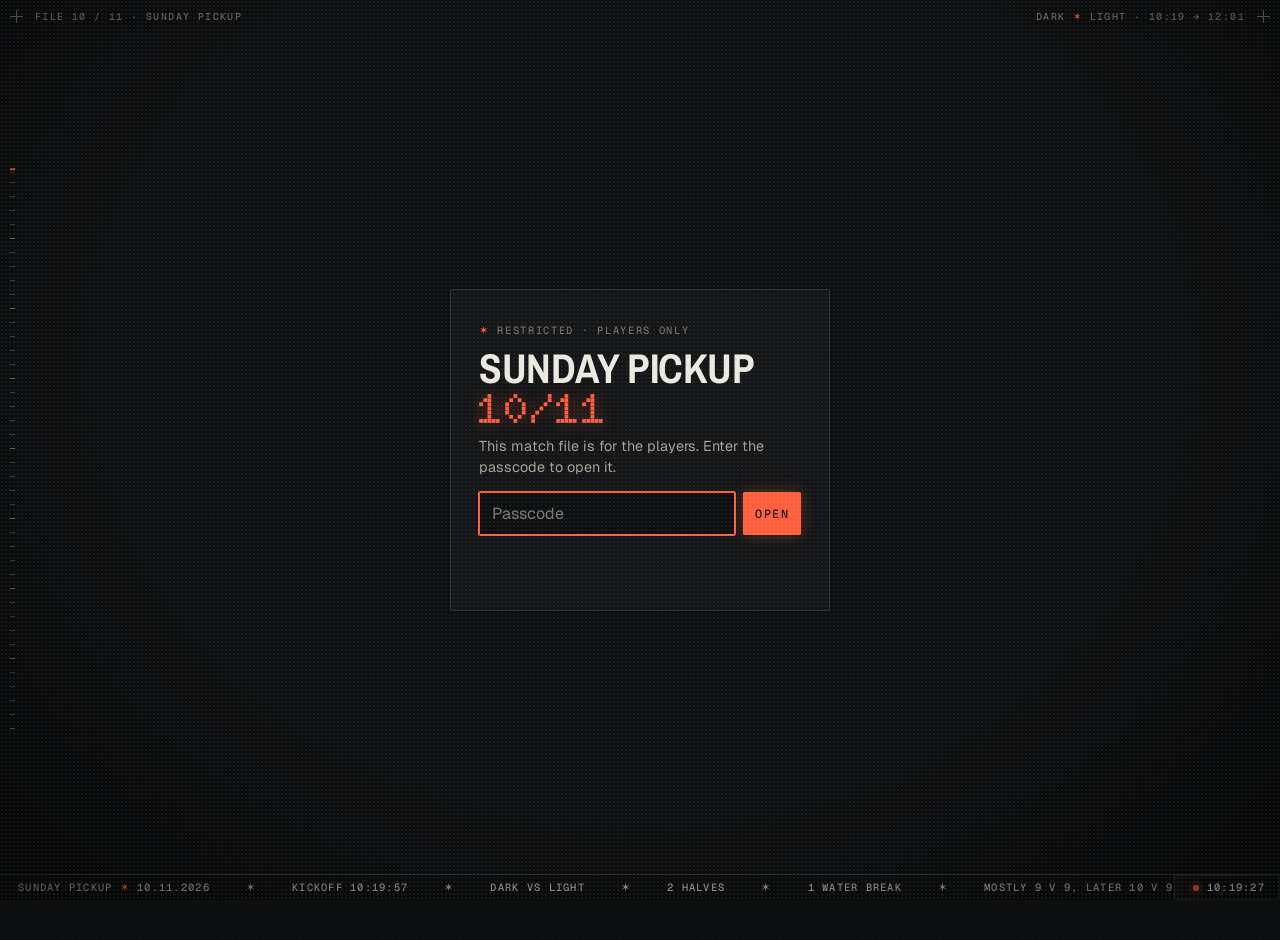
<file: 2026-10-11/index.html>
<!doctype html>
<html lang="en">
<head>
<meta charset="utf-8">
<meta name="viewport" content="width=device-width, initial-scale=1, viewport-fit=cover">
<meta name="description" content="Sunday pickup soccer, 10/11. Passcode required."><meta name="robots" content="noindex,nofollow">
<meta http-equiv="Cache-Control" content="no-cache">
<title>Sunday Pickup 10/11</title>
<!--HUD:START--><link rel="preconnect" href="https://fonts.googleapis.com"><link rel="preconnect" href="https://fonts.gstatic.com" crossorigin><link rel="stylesheet" href="https://fonts.googleapis.com/css2?family=Archivo+Narrow:wght@500;600;700&family=Doto:wght@700;900&family=Geist:wght@400;500;600&family=Geist+Mono:wght@400;500;600&display=swap"><link rel="stylesheet" href="../hud.css?v=3"><!--HUD:END-->
<link rel="stylesheet" href="https://fonts.googleapis.com/css2?family=Barlow+Condensed:wght@500;600;700&family=Source+Sans+3:wght@400;600&family=JetBrains+Mono:wght@400;600&display=swap">
<style>
[hidden]{display:none!important}
html,body{margin:0}
img{max-width:100%}

:root{
  --ground:#F6F7F4; --panel:#FFFFFF; --ink:#17201B; --muted:#5D6B63; --line:#D9DED8;
  --turf:#2F6B45; --turf-ink:#FFFFFF; --turf-soft:#E3EEE6;
  --dark-kit:#2A2F36; --dark-kit-ink:#F1F3F5; --light-kit:#E9ECEF; --light-kit-ink:#1D232A;
  --amber:#B7791F; --amber-soft:#F7ECD9; --red:#B03A2E;
  --display:"Barlow Condensed","Arial Narrow",system-ui,sans-serif;
  --body:"Source Sans 3",system-ui,-apple-system,"Segoe UI",sans-serif;
  --mono:"JetBrains Mono",ui-monospace,Menlo,monospace;
}
@media (prefers-color-scheme: dark){:root:not([data-theme="light"]){
  color-scheme:dark; --ground:#101512; --panel:#172019; --ink:#E6ECE7; --muted:#9AA89F; --line:#2B362F;
  --turf:#4E9A68; --turf-ink:#0D1510; --turf-soft:#1D3325; --dark-kit:#0B0E11; --dark-kit-ink:#E6E9EC;
  --light-kit:#D9DEE3; --light-kit-ink:#12171C; --amber:#E0A441; --amber-soft:#33291A; --red:#E0776B;}}
:root[data-theme="dark"]{
  color-scheme:dark; --ground:#101512; --panel:#172019; --ink:#E6ECE7; --muted:#9AA89F; --line:#2B362F;
  --turf:#4E9A68; --turf-ink:#0D1510; --turf-soft:#1D3325; --dark-kit:#0B0E11; --dark-kit-ink:#E6E9EC;
  --light-kit:#D9DEE3; --light-kit-ink:#12171C; --amber:#E0A441; --amber-soft:#33291A; --red:#E0776B;}
*{box-sizing:border-box}
body{background:var(--ground);color:var(--ink);font:16px/1.45 var(--body);margin:0}
.wrap{max-width:1320px;margin:0 auto;padding-inline:16px;padding-block:20px 60px}
header.top{display:flex;flex-wrap:wrap;align-items:flex-end;justify-content:space-between;gap:12px 24px;border-bottom:2px solid var(--ink);padding-bottom:12px}
h1{font:700 2.4rem/1 var(--display);letter-spacing:.01em;margin:0;text-transform:uppercase}
h1 small{display:block;font:600 .95rem/1.2 var(--body);text-transform:none;color:var(--muted);letter-spacing:0;margin-top:6px}
.meter{min-width:260px;flex:0 1 380px}
.meter .lbl{display:flex;justify-content:space-between;font-size:.85rem;color:var(--muted)}
.meter .lbl b{font:600 1rem var(--mono);color:var(--ink)}
.bar{height:8px;background:var(--line);border-radius:4px;overflow:hidden;margin-top:6px}
.bar i{display:block;height:100%;background:var(--turf);width:0;transition:width .3s}
.note{font-size:.9rem;color:var(--muted);margin:10px 0 0;max-width:70ch}
.status{margin:12px 0 0;padding:8px 12px;border-radius:6px;background:var(--amber-soft);color:var(--ink);font-size:.9rem}
.layout{display:grid;grid-template-columns:minmax(260px,340px) 1fr;gap:28px;margin-top:20px;align-items:start}
@media (max-width:860px){.layout{grid-template-columns:1fr}}
.roster{position:sticky;top:calc(env(safe-area-inset-top,0px) + 12px);max-height:calc(100vh - 24px);overflow:auto;padding-right:4px}
@media (max-width:860px){.roster{position:static;max-height:none}}
.teamhead{display:flex;align-items:center;justify-content:space-between;margin:18px 0 8px;font:600 1.25rem/1 var(--display);text-transform:uppercase;letter-spacing:.04em}
.teamhead:first-child{margin-top:0}
.kit{display:inline-block;padding:2px 8px;border-radius:3px;font:600 .75rem/1.4 var(--body);letter-spacing:.06em;text-transform:uppercase}
.kit.dark{background:var(--dark-kit);color:var(--dark-kit-ink)} .kit.light{background:var(--light-kit);color:var(--light-kit-ink);border:1px solid var(--line)}
.person{display:grid;grid-template-columns:52px 1fr;gap:10px;padding:8px;border:1px solid var(--line);background:var(--panel);border-radius:6px;margin-bottom:6px}
.person.sel{outline:2px solid var(--turf);outline-offset:-1px}
.person img{width:52px;height:78px;object-fit:cover;border-radius:3px;background:var(--line)}
.person .pid{font:600 .8rem var(--mono);color:var(--muted)}
.person input{width:100%;font:600 1.05rem var(--display);letter-spacing:.02em;border:1px solid transparent;border-radius:4px;background:transparent;color:var(--ink);padding:2px 4px;margin-left:-4px}
.person input:hover,.person input:focus{border-color:var(--line);background:var(--ground)}
.person input.num{width:4.5em;font:400 .85rem var(--mono)}
.person .desc{font-size:.78rem;color:var(--muted);line-height:1.3}
.person .row{display:flex;gap:6px;align-items:center;flex-wrap:wrap}
.person button.show{font-size:.75rem}
button{font:600 .85rem var(--body);cursor:pointer;border:1px solid var(--line);background:var(--panel);color:var(--ink);border-radius:5px;padding:5px 10px}
button:hover{border-color:var(--turf)}
button:focus-visible,input:focus-visible,select:focus-visible{outline:2px solid var(--turf);outline-offset:2px}
button.primary{background:var(--turf);border-color:var(--turf);color:var(--turf-ink)}
button[disabled]{opacity:.5;cursor:not-allowed}
.tabs{display:flex;flex-wrap:wrap;gap:6px;align-items:center;margin-bottom:12px}
.tabs button[aria-pressed="true"]{background:var(--ink);color:var(--ground);border-color:var(--ink)}
.tabs .count{font:400 .8rem var(--mono);opacity:.8;margin-left:4px}
.tabs .filterchip{margin-left:auto;font-size:.85rem;color:var(--muted)}
.queue{display:grid;grid-template-columns:repeat(auto-fill,minmax(300px,1fr));gap:12px}
.card{background:var(--panel);border:1px solid var(--line);border-radius:8px;padding:10px;display:flex;flex-direction:column;gap:8px}
.card.done{border-color:var(--turf)}
.card .photos{display:flex;gap:6px}
.card .photos img{height:170px;width:auto;max-width:48%;object-fit:cover;border-radius:4px;background:var(--line)}
.meta{display:flex;flex-wrap:wrap;gap:6px 10px;align-items:center;font-size:.82rem;color:var(--muted)}
.meta .clock{font:600 .85rem var(--mono);color:var(--ink)}
.meta .ball{color:var(--turf);font-weight:600}
.meta .num{font:600 .8rem var(--mono);color:var(--ink);background:var(--turf-soft);padding:1px 6px;border-radius:3px}
.current{font-size:.9rem}
.current .who{font:600 1.1rem var(--display);letter-spacing:.02em}
.current .src{font-size:.75rem;text-transform:uppercase;letter-spacing:.06em;padding:1px 6px;border-radius:3px;margin-left:6px}
.src.auto{background:var(--amber-soft);color:var(--amber)} .src.label{background:var(--turf-soft);color:var(--turf)}
.choices{display:flex;flex-wrap:wrap;gap:4px}
.choices button{padding:3px 6px;display:flex;align-items:center;gap:5px;font-size:.8rem}
.choices button img{width:18px;height:26px;object-fit:cover;border-radius:2px}
.choices button.on{background:var(--turf);color:var(--turf-ink);border-color:var(--turf)}
.choices .alt{color:var(--muted)}
.otherteam{width:100%;font-size:.8rem;color:var(--muted)}
.otherteam summary{cursor:pointer;padding:2px 0}
.otherteam .choices{margin-top:4px}
.actions{display:flex;gap:6px;flex-wrap:wrap}
.empty{padding:30px;text-align:center;color:var(--muted);border:1px dashed var(--line);border-radius:8px}
.more{margin-top:14px;text-align:center}
@media (prefers-reduced-motion: reduce){.bar i{transition:none}}

.nteam{font:700 1.2rem var(--display);text-transform:uppercase;margin:20px 0 10px}
.nb{background:var(--panel);border:1px solid var(--line);border-radius:8px;padding:12px;margin-bottom:12px}
.nb .top{display:flex;flex-wrap:wrap;gap:8px 14px;align-items:center}
.nb input.nm{font:700 1.3rem var(--display);letter-spacing:.02em;border:1px solid var(--line);border-radius:5px;padding:4px 8px;background:var(--ground);color:var(--ink);min-width:0;flex:1 1 200px;max-width:320px}
.nb input.no{font:400 .95rem var(--mono);width:5.5em;border:1px solid var(--line);border-radius:5px;padding:5px 8px;background:var(--ground);color:var(--ink)}
.nb .desc{font-size:.82rem;color:var(--muted)}
.nb select{font:400 .88rem var(--body);padding:5px;border:1px solid var(--line);border-radius:5px;background:var(--panel);color:var(--ink)}
.nb .pics{display:flex;flex-wrap:wrap;gap:6px;margin-top:10px}
.nb .pics button{padding:0;border:2px solid transparent;border-radius:5px;background:none;position:relative}
.nb .pics button:hover{border-color:var(--amber)}
.nb .pics img{height:118px;width:auto;border-radius:3px;display:block}
.nb .pics .ok{position:absolute;right:3px;bottom:3px;background:var(--turf);color:var(--turf-ink);font:600 .65rem var(--body);padding:0 4px;border-radius:3px}
.pick{margin-top:10px;padding:10px;border:1px dashed var(--amber);border-radius:6px;font-size:.9rem}
.pick .choices{margin-top:6px}

.gametext p{max-width:68ch;margin:0 0 10px;font-size:1.02rem}
.reels{display:flex;flex-wrap:wrap;gap:8px;margin:14px 0 6px}
.twocol{display:grid;grid-template-columns:1fr 1fr;gap:14px;margin-top:14px}@media (max-width:640px){.twocol{grid-template-columns:1fr}}
.twocol .tc{background:var(--panel);border:1px solid var(--line);border-radius:8px;padding:10px 12px}
.tc h3{font:700 1.15rem var(--display);text-transform:uppercase;margin:0 0 6px;display:flex;gap:8px;align-items:center}
.tc ul{margin:4px 0 8px;padding-left:18px;font-size:.92rem}.tc .lbl2{font-size:.78rem;text-transform:uppercase;letter-spacing:.06em;color:var(--muted)}
.nums{width:100%;border-collapse:collapse;margin-top:14px;font-size:.92rem}.nums th,.nums td{padding:5px 8px;border-bottom:1px solid var(--line);text-align:left}.nums td{font:600 .95rem var(--mono)}
.pc2{background:var(--panel);border:1px solid var(--line);border-radius:8px;padding:12px;display:grid;grid-template-columns:76px 1fr;gap:12px;margin-bottom:12px}
.pc2 img{width:76px;height:114px;object-fit:cover;border-radius:4px;background:var(--line)}
.pc2 .nm{font:700 1.35rem/1.05 var(--display);letter-spacing:.02em}.pc2 .d{font-size:.8rem;color:var(--muted)}
.pc2 .line{font:400 .82rem var(--mono);color:var(--muted);margin-top:4px}
.pc2 .body{grid-column:1/-1;font-size:.93rem}
.pc2 .body p{margin:0 0 8px}
.pc2 .body .cols{display:grid;grid-template-columns:1fr 1fr;gap:10px}@media (max-width:640px){.pc2 .body .cols{grid-template-columns:1fr}}
.pc2 .body ul{margin:2px 0 0;padding-left:18px}
.plays{list-style:none;padding:0;margin:6px 0 0}.plays li button{width:100%;text-align:left;background:none;border:0;border-top:1px solid var(--line);border-radius:0;padding:6px 2px;font:400 .88rem var(--body);display:flex;gap:8px}
.plays .ck{font:600 .8rem var(--mono);min-width:5.2em}.plays .v{font-size:.72rem;text-transform:uppercase;letter-spacing:.05em;padding:0 5px;border-radius:3px;align-self:center}
.v.good{background:var(--turf-soft);color:var(--turf)}.v.bad{background:var(--amber-soft);color:var(--amber)}
.others summary{cursor:pointer;color:var(--muted);margin:6px 0 10px}

nav.tabs2{display:flex;gap:4px;margin-top:16px;border-bottom:1px solid var(--line);flex-wrap:wrap}
nav.tabs2 button{border:0;border-bottom:3px solid transparent;border-radius:0;background:none;font:600 1.15rem var(--display);text-transform:uppercase;letter-spacing:.04em;padding:8px 14px;color:var(--muted)}
nav.tabs2 button[aria-selected="true"]{color:var(--ink);border-bottom-color:var(--turf)}
.wrap{max-width:1680px!important}
.appgrid{display:grid;grid-template-columns:minmax(340px,1fr) minmax(0,1.6fr);gap:24px;margin-top:18px;align-items:start}
@media (min-width:981px){.stage .plist{max-height:24vh}}
@media (max-width:980px){.appgrid{grid-template-columns:1fr}.appgrid .stage{order:-1}}
.stage{position:sticky;top:calc(env(safe-area-inset-top,0px) + 10px);background:var(--panel);border:1px solid var(--line);border-radius:8px;padding:10px}
@media (max-width:980px){.stage{position:static}}
.vbox{position:relative;width:100%;aspect-ratio:16/9;background:#000;border-radius:5px;overflow:hidden;max-width:100%}
.vbox video,.vbox canvas{position:absolute;inset:0;width:100%;height:100%}
.vbox canvas{pointer-events:none}
.bigplay{position:absolute;left:50%;top:50%;transform:translate(-50%,-50%);width:clamp(56px,9vw,88px);height:clamp(56px,9vw,88px);border-radius:50%;border:0;padding:clamp(12px,2vw,20px);background:rgba(10,12,11,.62);color:#fff;fill:#fff;cursor:pointer;box-shadow:0 4px 20px rgba(0,0,0,.35);transition:opacity .25s,transform .15s;z-index:2}
.bigplay:hover{background:rgba(10,12,11,.8);transform:translate(-50%,-50%) scale(1.06)}
.bigplay .ic-pause{display:none}
.vbox.playing .bigplay{opacity:0}.vbox.playing:hover .bigplay{opacity:.85}
.vbox.playing .bigplay .ic-play{display:none}.vbox.playing .bigplay .ic-pause{display:inline}
.vbox video{cursor:pointer}
.vbox .sub{position:absolute;left:50%;bottom:6%;transform:translateX(-50%);max-width:92%;display:flex;flex-direction:column;align-items:center;gap:4px;pointer-events:none}
.vbox .sub .ln{text-align:center;background:rgba(10,12,11,.74);color:#fff;border-radius:6px;padding:3px 12px;font:600 clamp(12px,1.9vw,21px)/1.3 var(--body)}
.vbox .sub .ln.weak{background:rgba(10,12,11,.55);color:#e4e9e5;font-weight:500}
.tlist button.weak{color:var(--muted)}
.vbox .sub .en{display:block;font-weight:400;font-size:.8em;color:#d9e2dc}
.vbox:fullscreen,.vbox.fsfallback{aspect-ratio:auto;border-radius:0;background:#000}
.vbox:fullscreen video,.vbox.fsfallback video{object-fit:contain}
.vbox.fsfallback{position:fixed;inset:0;z-index:50;width:100vw;height:100vh;max-width:none}
.seekwrap{position:relative;margin-top:8px}.seekwrap input{width:100%;margin:0;accent-color:var(--turf)}
.seekbreaks{position:absolute;left:0;right:0;top:50%;height:10px;transform:translateY(-50%);pointer-events:none}.seekbreaks span{position:absolute;top:0;bottom:0;background:var(--amber);opacity:.5;border-radius:2px}
.seekrow{display:flex;justify-content:space-between;font:400 .78rem var(--mono);color:var(--muted)}
.trans{margin-top:10px;border-top:1px solid var(--line);padding-top:6px}.trans summary{cursor:pointer;font:700 1.05rem var(--display);text-transform:uppercase;letter-spacing:.03em}
.trans #tcount{font:400 .8rem var(--mono);color:var(--muted);text-transform:none}.trans .hint{font:400 .78rem var(--body);color:var(--muted);text-transform:none;letter-spacing:0}
#tsearch{width:100%;margin-top:6px;padding:6px 10px;border:1px solid var(--line);border-radius:6px;background:var(--panel);color:var(--ink);font:400 .9rem var(--body)}
.hdlink{display:inline-flex;align-items:center;padding:4px 10px;border:1px solid var(--line);border-radius:6px;font:600 .85rem var(--body);color:var(--ink);text-decoration:none}
.tlist{list-style:none;margin:6px 0 0;padding:0;max-height:26vh;overflow:auto}
.tlist button{width:100%;text-align:left;border:0;border-bottom:1px solid var(--line);border-radius:0;background:none;padding:5px 4px;font:400 .86rem var(--body);display:flex;gap:8px}
.tlist button.on{background:var(--turf-soft)}.tlist .ck{font:600 .78rem var(--mono);min-width:5.2em;color:var(--muted)}
.ytbig{position:absolute;left:50%;top:50%;transform:translate(-50%,-50%);background:#c4302b;color:#fff;font:700 clamp(15px,2vw,22px)/1.2 var(--body);padding:14px 22px;border-radius:10px;text-decoration:none;box-shadow:0 4px 18px rgba(0,0,0,.4);white-space:nowrap}
.ytbig:hover{background:#a82520}
body.pub .ctrl,body.pub .seekrow span:last-child{display:none}
.plist li a,.tlist a{display:flex;gap:8px;padding:6px 4px;border-bottom:1px solid var(--line);color:var(--ink);text-decoration:none;font:400 .88rem var(--body)}
.plist li a.on{background:var(--turf-soft)}.tlist a.weak{color:var(--muted)}.plist li a:hover,.tlist a:hover{background:var(--turf-soft)}
.awards{display:grid;grid-template-columns:repeat(auto-fill,minmax(260px,1fr));gap:12px;margin:10px 0 18px}
.aw{background:var(--panel);border:1px solid var(--line);border-radius:8px;padding:10px;display:grid;grid-template-columns:62px 1fr;gap:10px;align-items:start}
.aw img{width:62px;height:94px;object-fit:cover;border-radius:4px;background:var(--line)}.awi{width:62px;height:62px;display:grid;place-items:center;font:700 1rem var(--display);color:var(--turf);background:var(--turf-soft);border-radius:8px}
.awt{font:700 1.05rem/1.1 var(--display);text-transform:uppercase;letter-spacing:.03em;color:var(--turf)}.awn{font:700 1.1rem var(--display);margin:2px 0}
.aw p{margin:4px 0 6px;font-size:.88rem}.aw button{font-size:.82rem}
.qabox{background:var(--panel);border:1px solid var(--line);border-radius:10px;padding:14px;margin-bottom:22px}
#qaform{display:flex;gap:8px}#qain{flex:1;min-width:0;padding:9px 12px;border:1px solid var(--line);border-radius:6px;background:var(--ground);color:var(--ink);font:400 1rem var(--body)}
.qachips{display:flex;flex-wrap:wrap;gap:6px;margin-top:8px}.qachips button{font-size:.82rem;padding:4px 10px;border-radius:999px}
.qa{border-top:1px solid var(--line);margin-top:12px;padding-top:10px}.qq{font-weight:600;margin-bottom:4px}.qa-a{font-size:.95rem;line-height:1.5}
.tjump{font:600 .85rem var(--mono);padding:0 5px;border-radius:4px;border:1px solid var(--turf);color:var(--turf);background:var(--turf-soft);cursor:pointer}
.vbar{position:absolute;left:0;right:0;bottom:0;z-index:3;padding:18px 10px 6px;background:linear-gradient(transparent,rgba(0,0,0,.72));opacity:0;transition:opacity .25s;color:#fff}
.vbox:hover .vbar,.vbox:not(.playing) .vbar,.vbox.show .vbar,.vbox:focus-within .vbar{opacity:1}
.vbar .seekwrap{margin:0 2px 2px}.vbar .seekwrap input{accent-color:#6FD08C}
.vrow{display:flex;align-items:center;gap:2px}.vsp{flex:1}
.vb{background:none;border:0;color:#fff;fill:#fff;width:38px;height:36px;padding:6px;border-radius:6px;cursor:pointer;display:inline-flex;align-items:center;justify-content:center;text-decoration:none}
.vb:hover{background:rgba(255,255,255,.16)}.vb svg{width:24px;height:24px;fill:currentColor}.vb text{fill:currentColor}
.vtxt{width:auto;min-width:38px;font:700 .85rem var(--body);color:#fff}
.vtime{font:600 .8rem var(--mono);color:#fff;margin-left:6px;white-space:nowrap}
.vplay .ic-pause{display:none}.vbox.playing .vplay .ic-play{display:none}.vbox.playing .vplay .ic-pause{display:inline}
#mute .ic-off{display:none}.vbox.muted #mute .ic-on{display:none}.vbox.muted #mute .ic-off{display:inline}
.vbox.subsoff #subbtn{opacity:.45}
.vbox .sub{bottom:64px!important}
@media (max-width:560px){.vb{width:32px;padding:4px}.vtime{display:none}}
.cap{margin-top:8px;display:flex;flex-direction:column;gap:2px}
.cap b{font:700 1.2rem/1.1 var(--display);letter-spacing:.02em}.cap span{font-size:.85rem;color:var(--muted)}
.ctrl{display:flex;flex-wrap:wrap;gap:6px;margin-top:8px;align-items:center}.ctrl .sp{flex:1}
.plist{list-style:none;margin:10px 0 0;padding:0;max-height:34vh;overflow:auto;border-top:1px solid var(--line)}
.plist li button{width:100%;text-align:left;border:0;border-bottom:1px solid var(--line);border-radius:0;background:none;padding:6px 4px;font:400 .88rem var(--body);display:flex;gap:8px}
.plist li button.on{background:var(--turf-soft)}.plist .ck{font:600 .8rem var(--mono);min-width:5.2em}
.fix{margin-top:8px;padding:8px;border:1px dashed var(--line);border-radius:6px;font-size:.88rem}
.fix .choices{margin-top:6px}
.pcards{display:grid;grid-template-columns:repeat(auto-fill,minmax(250px,1fr));gap:12px}
.pcard{background:var(--panel);border:1px solid var(--line);border-radius:8px;padding:10px;display:grid;grid-template-columns:64px 1fr;gap:10px;align-content:start}
.pcard img{width:64px;height:96px;object-fit:cover;border-radius:4px;background:var(--line)}
.pcard .nm{font:700 1.3rem/1 var(--display);letter-spacing:.02em}
.pcard .d{font-size:.78rem;color:var(--muted);line-height:1.3;margin-top:3px}
.pcard dl{grid-column:1/-1;display:grid;grid-template-columns:1fr auto;margin:0;font-size:.86rem}
.pcard dt{color:var(--muted);padding:2px 0}.pcard dd{margin:0;text-align:right}
button.n{font:600 .95rem var(--mono);border:1px solid transparent;background:none;color:var(--turf);padding:1px 6px}
button.n:hover{border-color:var(--turf)}button.n[disabled]{color:var(--muted);border-color:transparent;cursor:default}
.pcard .reelbtn{grid-column:1/-1}
.teamtbl{overflow-x:auto}.teamtbl table{border-collapse:collapse;background:var(--panel);min-width:420px}
.teamtbl th,.teamtbl td{border-bottom:1px solid var(--line);padding:6px 10px;text-align:left}.teamtbl td{font-variant-numeric:tabular-nums}
.pill{font-size:.72rem;text-transform:uppercase;letter-spacing:.06em;padding:1px 6px;border-radius:3px;background:var(--amber-soft);color:var(--amber)}
.pill.ok{background:var(--turf-soft);color:var(--turf)}
h2.sec{font:700 1.5rem/1 var(--display);text-transform:uppercase;margin:4px 0 12px}
.layout2{display:grid;grid-template-columns:minmax(230px,290px) 1fr;gap:20px;align-items:start}@media (max-width:1200px){.layout2{grid-template-columns:1fr}.layout2 .roster{position:static;max-height:none}}
.lockgate{min-height:100vh;display:grid;place-items:center;padding:16px;background:var(--ground)}
.lockcard{background:var(--panel);border:1px solid var(--line);border-radius:12px;padding:28px 24px;max-width:380px;width:100%;text-align:center}
.lockcard h1{font:700 2rem var(--display);text-transform:uppercase;margin:0 0 8px}.lockcard p{color:var(--muted);margin:0 0 14px}
#lockform{display:flex;gap:8px}#lockin{flex:1;min-width:0;padding:10px 12px;border:1px solid var(--line);border-radius:6px;font:400 1rem var(--body);background:var(--ground);color:var(--ink)}
.lockmsg{min-height:1.2em;margin-top:10px!important;color:var(--amber)!important}
</style>
<!--HUD:START--><style>
/* page tokens mapped onto the HUD palette (wins over the light/dark blocks above) */
:root{--ground:var(--h-bg)!important;--panel:var(--h-panel)!important;--ink:var(--h-ink)!important;--muted:var(--h-ink2)!important;--line:var(--h-line)!important;
  --turf:var(--h-coral)!important;--turf-ink:#160604!important;--turf-soft:var(--h-coral-soft)!important;
  --dark-kit:#1d3474!important;--dark-kit-ink:#eaf0ff!important;--light-kit:#ece8e1!important;--light-kit-ink:#0b0c0d!important;
  --amber:var(--h-amber)!important;--amber-soft:rgba(255,179,71,.12)!important;--red:var(--h-red)!important;
  --display:var(--h-disp)!important;--body:var(--h-sans)!important;--mono:var(--h-mono)!important;color-scheme:dark}
body{font-size:15.5px;padding-bottom:40px}
.appgrid>*{min-width:0}
.nums{table-layout:fixed;overflow-wrap:anywhere}.nums th:first-child,.nums td:first-child{width:34%}
@media (max-width:560px){.nums th,.nums td{padding:5px 4px!important;font-size:.82rem}h1{font-size:2.6rem!important}.hud-date{font-size:2.6rem!important}}
.wrap{padding-inline:clamp(16px,3.2vw,44px)!important;padding-block:34px 70px!important}
/* header */
header.top{border-bottom:1px solid var(--h-line)!important;padding-bottom:18px!important;align-items:end!important;position:relative}
header.top::after{content:"";position:absolute;left:0;bottom:-1px;width:120px;height:1px;background:var(--h-coral);box-shadow:0 0 10px var(--h-coral)}
.hud-hero{display:flex;flex-direction:column;gap:10px}
.hud-hero .row{display:flex;align-items:center;gap:12px;flex-wrap:wrap}
h1{font:700 clamp(2.4rem,6vw,4.6rem)/.9 var(--h-disp)!important;letter-spacing:-.01em!important;text-transform:uppercase}
h1 small{font:500 .78rem/1.3 var(--h-mono)!important;letter-spacing:.14em!important;text-transform:uppercase!important;color:var(--h-ink2)!important;margin-top:12px!important}
.hud-date{font:900 clamp(2.4rem,6vw,4.6rem)/.9 var(--h-dot);color:var(--h-coral);text-shadow:0 0 18px rgba(255,90,54,.45);letter-spacing:.02em}
.hud-var{display:grid;grid-template-columns:auto 1fr;gap:4px 16px;align-items:center;text-decoration:none;color:var(--h-ink);padding:14px 16px;min-width:min(100%,340px);max-width:420px;transition:border-color .2s,background .2s}
.hud-var:hover{border-color:var(--h-coral)!important;background:#120c0a!important}
.hud-var .k{grid-column:1/-1}
.hud-var .big{font:900 2rem/1 var(--h-dot);color:var(--h-coral);text-shadow:0 0 12px rgba(255,90,54,.5)}
.hud-var .t{font:600 1.15rem/1.1 var(--h-disp);text-transform:uppercase;letter-spacing:.02em}
.hud-var .t small{display:block;font:400 .72rem/1.4 var(--h-mono);letter-spacing:.1em;color:var(--h-ink2);margin-top:3px}
.hud-var .go{grid-column:1/-1;font:500 .7rem var(--h-mono);letter-spacing:.16em;color:var(--h-coral);text-transform:uppercase}
/* section heads and tabs */
h2.sec,.nteam{font:600 1.6rem/1 var(--h-disp)!important;letter-spacing:.02em!important;display:flex;align-items:center;gap:10px}
h2.sec::before{content:"";width:.8em;height:.8em;background:var(--h-coral);flex:none;
  -webkit-mask:url("data:image/svg+xml,%3Csvg xmlns='http://www.w3.org/2000/svg' viewBox='0 0 24 24'%3E%3Cpath d='M12 0l2.2 8.1L21 3l-4.6 7.1L24 12l-7.6 1.9L21 21l-6.8-5.1L12 24l-2.2-8.1L3 21l4.6-7.1L0 12l7.6-1.9L3 3l6.8 5.1z'/%3E%3C/svg%3E") center/contain no-repeat;
          mask:url("data:image/svg+xml,%3Csvg xmlns='http://www.w3.org/2000/svg' viewBox='0 0 24 24'%3E%3Cpath d='M12 0l2.2 8.1L21 3l-4.6 7.1L24 12l-7.6 1.9L21 21l-6.8-5.1L12 24l-2.2-8.1L3 21l4.6-7.1L0 12l7.6-1.9L3 3l6.8 5.1z'/%3E%3C/svg%3E") center/contain no-repeat}
nav.tabs2{counter-reset:hudtab;border-bottom:1px solid var(--h-line)!important;gap:0!important}
nav.tabs2 button{counter-increment:hudtab;font:500 .8rem var(--h-mono)!important;letter-spacing:.16em!important;padding:12px 16px!important;border-bottom:2px solid transparent!important;color:var(--h-ink3)!important}
nav.tabs2 button::before{content:counter(hudtab,decimal-leading-zero) " / ";color:var(--h-ink3)}
nav.tabs2 button[aria-selected="true"]{color:var(--h-ink)!important;border-bottom-color:var(--h-coral)!important}
nav.tabs2 button[aria-selected="true"]::before{color:var(--h-coral)}
/* panels */
.qabox,.stage,.aw,.pcard,.pc2,.tc,.twocol .tc,.card,.nb,.lockcard,.teamtbl table{background-color:var(--h-panel)!important;border:1px solid var(--h-line)!important;border-radius:2px!important}
.qabox,.stage,.aw,.pcard,.pc2,.lockcard{background-image:
  linear-gradient(var(--h-ink3),var(--h-ink3)),linear-gradient(var(--h-ink3),var(--h-ink3)),linear-gradient(var(--h-ink3),var(--h-ink3)),linear-gradient(var(--h-ink3),var(--h-ink3)),
  linear-gradient(var(--h-ink3),var(--h-ink3)),linear-gradient(var(--h-ink3),var(--h-ink3)),linear-gradient(var(--h-ink3),var(--h-ink3)),linear-gradient(var(--h-ink3),var(--h-ink3))!important;
  background-repeat:no-repeat!important;background-size:9px 1px,1px 9px,9px 1px,1px 9px,9px 1px,1px 9px,9px 1px,1px 9px!important;
  background-position:left -1px top -1px,left -1px top -1px,right -1px top -1px,right -1px top -1px,left -1px bottom -1px,left -1px bottom -1px,right -1px bottom -1px,right -1px bottom -1px!important}
.stage{padding:12px!important}
.aw:hover,.pcard:hover,.pc2:hover{border-color:var(--h-line2)!important}
.awt{font:500 .72rem/1.3 var(--h-mono)!important;letter-spacing:.16em!important;color:var(--h-coral)!important}
.awn,.pcard .nm,.pc2 .nm,.cap b,.current .who{font-family:var(--h-disp)!important;font-weight:600!important;letter-spacing:.01em!important;text-transform:uppercase}
.awi{background:var(--h-coral-soft)!important;color:var(--h-coral)!important;border-radius:2px!important;font-family:var(--h-dot)!important;font-weight:900!important}
img{filter:saturate(.88) contrast(1.06)}
.aw img,.pcard img,.pc2 img,.person img{border-radius:1px!important;outline:1px solid var(--h-line);outline-offset:2px}
.tc h3{font:600 1.25rem var(--h-disp)!important}
.tc .lbl2,.pc2 .d,.pcard .d,.note,.cap span{color:var(--h-ink2)!important}
.pc2 .line,.meta,.seekrow,.tlist .ck,.plist .ck,.plays .ck{font-family:var(--h-mono)!important;letter-spacing:.04em}
.pcard dl{font:400 .8rem var(--h-mono);letter-spacing:.03em}
.pcard dt{text-transform:uppercase;letter-spacing:.1em;font-size:.68rem;align-self:center}
.nums td,.teamtbl td{font-family:var(--h-mono)!important}
.nums th,.teamtbl th{font:500 .68rem var(--h-mono);letter-spacing:.14em;text-transform:uppercase;color:var(--h-ink3)}
.kit{border-radius:1px!important;font:500 .66rem/1.5 var(--h-mono)!important;letter-spacing:.14em!important}
.pill,.v.good,.v.bad,.src{border-radius:1px!important;font-family:var(--h-mono)!important;letter-spacing:.12em!important}
/* buttons and inputs */
button{font:500 .74rem var(--h-mono)!important;letter-spacing:.12em!important;text-transform:uppercase;border-radius:1px!important;border-color:var(--h-line2)!important;background:transparent!important;color:var(--h-ink)!important;padding:7px 11px!important}
button:hover{border-color:var(--h-coral)!important;color:#fff!important}
button.primary,.choices button.on{background:var(--h-coral)!important;border-color:var(--h-coral)!important;color:#160604!important;box-shadow:0 0 16px rgba(255,90,54,.3)}
button.n{color:var(--h-coral)!important;border-color:transparent!important;letter-spacing:.02em!important}
.tabs button[aria-pressed="true"]{background:var(--h-ink)!important;color:var(--h-bg)!important}
.qachips button{border-radius:1px!important}
#qain,#tsearch,#lockin,.nb input.nm,.nb input.no,.nb select{background:var(--h-bg)!important;border:1px solid var(--h-line2)!important;border-radius:1px!important;color:var(--h-ink)!important;font-family:var(--h-sans)}
#qain:focus,#tsearch:focus,#lockin:focus{outline:1px solid var(--h-coral)!important;outline-offset:0!important;border-color:var(--h-coral)!important}
.tjump{border-radius:1px!important;font-family:var(--h-mono)!important;border-color:rgba(255,90,54,.6)!important}
/* lists */
.plist li button,.tlist button,.plays li button,.plist li a,.tlist a{text-transform:none!important;letter-spacing:0!important;font:400 .86rem var(--h-sans)!important;border-color:var(--h-line)!important;padding:7px 4px!important}
.plist li button.on,.tlist button.on,.plist li a.on{background:var(--h-coral-soft)!important;box-shadow:inset 2px 0 0 var(--h-coral)}
.trans summary{font:600 1.1rem var(--h-disp)!important}
/* video: crop marks + segmented seek bar */
.vbox{border-radius:1px!important;box-shadow:0 0 0 1px var(--h-line2),0 30px 80px -30px rgba(255,90,54,.18)}
.vbox::after{content:"";position:absolute;inset:8px;pointer-events:none;z-index:2;background-image:
  linear-gradient(#fff,#fff),linear-gradient(#fff,#fff),linear-gradient(#fff,#fff),linear-gradient(#fff,#fff),linear-gradient(#fff,#fff),linear-gradient(#fff,#fff),linear-gradient(#fff,#fff),linear-gradient(#fff,#fff);
  background-repeat:no-repeat;background-size:14px 1px,1px 14px,14px 1px,1px 14px,14px 1px,1px 14px,14px 1px,1px 14px;
  background-position:left top,left top,right top,right top,left bottom,left bottom,right bottom,right bottom;opacity:.55}
.vbox .bigplay{border-radius:50%!important;padding:clamp(12px,2vw,20px)!important;background:rgba(6,7,8,.55)!important;border:1px solid rgba(255,255,255,.35)!important;box-shadow:0 0 0 6px rgba(255,255,255,.06),0 0 30px rgba(255,90,54,.25)!important}
.vbar button,.vbar .vb{background:none!important;border:0!important;padding:6px!important;letter-spacing:0!important}
.vtime{font-family:var(--h-mono)!important;letter-spacing:.08em}
.vbox .sub .ln{border-radius:1px!important;background:rgba(6,7,8,.72)!important;font-family:var(--h-sans)!important}
input[type=range]#seek{-webkit-appearance:none;appearance:none;height:16px;background:transparent}
#seek::-webkit-slider-runnable-track{height:8px;background:repeating-linear-gradient(90deg,rgba(255,255,255,.28) 0 5px,transparent 5px 7px)}
#seek::-moz-range-track{height:8px;background:repeating-linear-gradient(90deg,rgba(255,255,255,.28) 0 5px,transparent 5px 7px)}
#seek::-webkit-slider-thumb{-webkit-appearance:none;width:3px;height:16px;margin-top:-4px;background:var(--h-coral);box-shadow:0 0 10px var(--h-coral);border:0}
#seek::-moz-range-thumb{width:3px;height:16px;background:var(--h-coral);border:0;border-radius:0;box-shadow:0 0 10px var(--h-coral)}
.seekbreaks span{background:var(--h-amber)!important;opacity:.7!important;border-radius:0!important}
/* status + lock screen */
.status{background:var(--h-panel2)!important;border:1px solid var(--h-line)!important;border-radius:1px!important;font-family:var(--h-mono);font-size:.8rem!important;letter-spacing:.06em}
.lockgate{background:transparent!important}
.lockcard{padding:34px 28px!important;text-align:left!important}
.lockcard h1{font:700 2.6rem/.95 var(--h-disp)!important}
.lockcard p{color:var(--h-ink2)!important;font-size:.9rem}
.qa{border-color:var(--h-line)!important}
</style><!--HUD:END-->

<style id="idlefix">
.vbox.playing:hover .bigplay{opacity:0!important}
.vbox.playing.show .bigplay{opacity:.85!important}
.vbox:hover .vbar{opacity:0}
.vbox:not(.playing) .vbar,.vbox.show .vbar,.vbox:focus-within.show .vbar{opacity:1}
.vbox.playing.idle,.vbox.playing.idle video{cursor:none}
.vbox.playing.idle .vbar,.vbox.playing.idle .bigplay{opacity:0!important}
</style>
<style id="mvcss">
.mvbox{padding:16px 16px 14px;margin-bottom:22px}
.mvbox .row{display:flex;justify-content:space-between;align-items:baseline;gap:10px;flex-wrap:wrap;margin-bottom:10px}
.mvbox h2{margin:0}
.mvbox video{width:100%;aspect-ratio:16/9;background:#000;border-radius:1px;display:block;box-shadow:0 0 0 1px var(--h-line2),0 24px 60px -30px rgba(255,90,54,.35)}
.mvbox p{margin:10px 0 0;font-size:.86rem;color:var(--h-ink2)}
</style>
</head>
<body>
<!--HUD:START--><div class="hud-screen" aria-hidden="true"></div>
<div class="hud-frame" aria-hidden="true"><span class="cm tl"></span><span class="cm tr"></span><span class="cm bl"></span><span class="cm br"></span>
<span class="lab l1">File 10 / 11 · Sunday pickup</span><span class="lab l2">Dark <i>✶</i> Light · 10:19 → 12:01</span>
<div class="hud-ruler"><b style="top:0">000</b><b style="top:25%">025</b><b style="top:50%">050</b><b style="top:75%">075</b><span class="mk" id="hudmk" style="top:0"></span></div></div>
<div class="hud-ticker" aria-hidden="true"><div class="run" id="hudrun"></div><div class="tc" id="hudtc">10:19:27</div></div><!--HUD:END-->
<div id="lockgate" class="lockgate" hidden><div class="lockcard"><div class="hud-kicker" style="margin-bottom:12px"><b>✶</b> Restricted · players only</div><h1>Sunday Pickup <span class="hud-date" style="font-size:1em">10/11</span></h1><p>This match file is for the players. Enter the passcode to open it.</p>
<form id="lockform"><input id="lockin" type="password" placeholder="Passcode" aria-label="Passcode" autocomplete="current-password"><button class="primary" type="submit">Open</button></form><p id="lockmsg" class="lockmsg"></p></div></div>
<div class="wrap">
  <header class="top"><!--HUD:START--><div class="hud-hero"><div class="hud-kicker"><b>✶</b> Sunday pickup · match file · dark vs light</div>
    <div class="row"><h1>Match File <span class="hud-date">10/11</span><small id="sub">Pickup game, dark vs light</small></h1></div></div>
    <a class="hud-var hud-panel hud-corners" href="../"><span class="k hud-kicker"><b>Archive</b> · all games</span><span class="big">←</span><span class="t">Sunday Pickup<small>Other games, replays and uploads</small></span><span class="go">Back to the archive →</span></a><!--HUD:END--></header>
  <p class="status" id="status" hidden></p>
  <div class="appgrid">
    <main>
      <section id="mvbox" class="mvbox hud-panel hud-corners">
        <div class="row"><h2 class="sec">Match MV</h2><span class="hud-kicker"><b>✶</b> 1:52 · one song · every cut on the beat</span></div>
        <video controls playsinline preload="none" poster="https://storage.komos.ai/storage/v1/object/public/sunday_pickup_game/2026-10-11/mtv_poster.jpg" src="https://storage.komos.ai/storage/v1/object/public/sunday_pickup_game/2026-10-11/mtv_v2.mp4"></video>
        <p>A song made from today's sideline lines, cut to the beat with the day's footage. Nicknames appear when they are sung.</p>
      </section>
      <section id="qa" class="qabox" hidden>
        <h2 class="sec">Ask about the game</h2>
        <p class="note" style="margin-top:0">Ask anything, in English or Chinese. An AI answers from the stats, player notes and the full sideline transcript. Tap a time in an answer to watch it.</p>
        <form id="qaform"><input id="qain" maxlength="300" placeholder="e.g. Who won the third stretch? 谁说了最搞笑的话？" aria-label="Your question" autocomplete="off"><button id="qago" class="primary" type="submit">Ask</button></form>
        <div class="qachips"><button type="button" data-qs="Who was the MVP and why?">Who was the MVP?</button><button type="button" data-qs="What was the score in each stretch?">What was the score?</button><button type="button" data-qs="What were the funniest things people said?">Funniest lines</button><button type="button" data-qs="谁控球最多？">谁控球最多？</button></div>
        <div id="qaout"></div>
      </section>
      <section id="v-game"></section>
      <section id="v-players"></section>
      <section id="v-sheet" hidden>
        <h2 class="sec" style="margin-top:28px">Name the players</h2>
        <p class="note">Each block is one person, with photos the computer thinks are them. Type their name. If a photo is someone else, tap it and pick who it is. If two blocks are the same person, use "Same person as".</p>
        <div id="namer"></div>
      </section>
      <p style="margin-top:32px"><button id="togglesheet" class="primary">Name the players</button></p>
    </main>
    <aside class="stage" aria-label="Video">
      <div class="vbox" id="vbox"><video id="vid" playsinline preload="metadata"></video><canvas id="ov"></canvas><button id="bigplay" class="bigplay" aria-label="Play"><svg viewBox="0 0 24 24" width="100%" height="100%" aria-hidden="true"><path class="ic-play" d="M8 5.5v13l11-6.5z"/><g class="ic-pause"><rect x="6.5" y="5" width="4" height="14" rx="1"/><rect x="13.5" y="5" width="4" height="14" rx="1"/></g></svg></button><div class="sub" id="subline" hidden></div><div class="vbar" id="vbar"><div class="seekwrap"><div id="seekbreaks" class="seekbreaks" aria-hidden="true"></div><input type="range" id="seek" min="0" max="6099" step="1" value="0" aria-label="Game time"></div><div class="vrow"><button id="prev" class="vb" title="Previous clip" aria-label="Previous clip"><svg viewBox="0 0 24 24" aria-hidden="true"><path d="M6 6h2v12H6zm3.5 6 8.5 6V6z"/></svg></button><button id="back10" class="vb" title="Back 10 seconds (left arrow)" aria-label="Back 10 seconds"><svg viewBox="0 0 24 24" aria-hidden="true"><path d="M12 5V2L7 6l5 4V7a6 6 0 1 1-6 6H4a8 8 0 1 0 8-8z"/><text x="12" y="15.6" font-size="6.4" font-weight="700" text-anchor="middle">10</text></svg></button><button id="play" class="vb vplay" title="Play or pause (space)" aria-label="Play or pause"><svg viewBox="0 0 24 24" aria-hidden="true"><path class="ic-play" d="M8 5.5v13l11-6.5z"/><g class="ic-pause"><rect x="6.5" y="5" width="4" height="14" rx="1"/><rect x="13.5" y="5" width="4" height="14" rx="1"/></g></svg></button><button id="fwd10" class="vb" title="Forward 10 seconds (right arrow)" aria-label="Forward 10 seconds"><svg viewBox="0 0 24 24" aria-hidden="true"><path d="M12 5V2l5 4-5 4V7a6 6 0 1 0 6 6h2a8 8 0 1 1-8-8z"/><text x="12" y="15.6" font-size="6.4" font-weight="700" text-anchor="middle">10</text></svg></button><button id="next" class="vb" title="Next clip" aria-label="Next clip"><svg viewBox="0 0 24 24" aria-hidden="true"><path d="M16 6h2v12h-2zM6 18l8.5-6L6 6z"/></svg></button><span id="seekt" class="vtime">10:19:27</span><span class="vsp"></span><button id="speed" class="vb vtxt" title="Playback speed">1×</button><button id="mute" class="vb" title="Sound on or off (m)" aria-label="Sound on or off"><svg viewBox="0 0 24 24" aria-hidden="true"><path d="M3 10v4h4l5 5V5L7 10H3z"/><path class="ic-on" d="M16.5 12A4.5 4.5 0 0 0 14 8v8a4.5 4.5 0 0 0 2.5-4zM14 3.2v2.1a7 7 0 0 1 0 13.4v2.1a9 9 0 0 0 0-17.6z"/><path class="ic-off" d="M16.3 9.2 15 10.5 16.5 12 15 13.5l1.3 1.3 1.5-1.5 1.5 1.5 1.3-1.3-1.5-1.5 1.5-1.5-1.3-1.3-1.5 1.5z"/></svg></button><button id="subbtn" class="vb" title="Subtitles on or off (c)" aria-label="Subtitles on or off" aria-pressed="true"><svg viewBox="0 0 24 24" aria-hidden="true"><rect x="2.5" y="5" width="19" height="14" rx="2.5" fill="none" stroke="currentColor" stroke-width="2"/><text x="12" y="15" font-size="7" font-weight="800" text-anchor="middle">CC</text></svg></button><a id="hd" class="vb vtxt" hidden target="_blank" rel="noopener" href="#" title="Open this moment in full quality in a new tab">HD</a><button id="fs" class="vb" title="Full screen (f)" aria-label="Full screen"><svg viewBox="0 0 24 24" aria-hidden="true"><path d="M7 14H5v5h5v-2H7v-3zm-2-4h2V7h3V5H5v5zm12 7h-3v2h5v-5h-2v3zM14 5v2h3v3h2V5h-5z"/></svg></button></div></div></div>
      <div class="cap"><b id="capt">Press a reel or a play to watch</b><span id="caps">The outline marks the player the caption is about.</span></div>
      <div class="ctrl"><button id="fixname" hidden>Wrong name?</button><button id="fixwho" hidden>Wrong player outlined?</button></div>
      <div class="fix" id="fixpanel" hidden></div>
      <ul class="plist" id="plist"></ul>
      <details class="trans" open><summary>What they said <span id="tcount"></span> <span class="hint">subtitles from the sideline audio (AI transcription, Qwen3.8 Omni Flash), tap a line to jump there.</span></summary><input id="tsearch" type="search" placeholder="Search what they said, e.g. 好球, goal, 老谢" aria-label="Search the transcript"><ul class="tlist" id="tlist"></ul></details>
    </aside>
  </div>
</div>
<script>
(function(){
const S = {D:null, roster:{}, labels:{}, flags:{}, db:null, canWrite:false, view:'players', tab:'ball', person:null, limit:60,
           list:[], idx:-1, seg:-1, playing:false};
const $ = s => document.querySelector(s);
const esc = s => String(s ?? '').replace(/[&<>"]/g, c => ({'&':'&amp;','<':'&lt;','>':'&gt;','"':'&quot;'}[c]));
function setStatus(m){ const el=$('#status'); el.hidden=!m; if(m) el.textContent=m; }

/* ---------- identity ---------- */
const chainOf = {};
function personOf(cid){
  if(!cid) return null;
  const l=S.labels[cid];
  if(l) return (l.pid==='none'||l.pid==='unsure')?null:l.pid;
  const c=chainOf[cid]; return c ? (c.proposal||null) : null;
}
function isConfirmed(cid){ const l=S.labels[cid]; return !!(l && l.pid!=='none' && l.pid!=='unsure'); }
function nameOf(pid){
  if(!pid) return 'Unknown player';
  if(pid==='none') return 'Not a player'; if(pid==='unsure') return "Can't tell";
  const p=S.roster[pid]; if(!p) return pid;
  const f=(S.D.fun||{})[pid]; return (p.name||(f&&f.nickname)||pid) + (p.number?' #'+p.number:'');
}
function photo(k){ return (S.D.photos||{})[k]||''; }
function clock(t){ const s=Math.round(t - S.D.T0 + S.D.clock0); return `${Math.floor(s/3600)}:${String(Math.floor(s%3600/60)).padStart(2,'0')}:${String(s%60).padStart(2,'0')}`; }
function teamPeople(team){ return Object.values(S.roster).filter(p=>p.team===team).sort((a,b)=>(a.order??99)-(b.order??99)||a.pid.localeCompare(b.pid)); }

/* ---------- events -> live events (names from labels, flags removed) ---------- */
function liveEvents(){
  return S.D.events.filter(e=>!S.flags[e.eid]).map(e=>({...e, pid: personOf(e.cid), to_pid: personOf(e.to_cid)}));
}
const STATS=[
 ['ball','Time on the ball', es=>es.filter(e=>e.type==='on_ball'), xs=>Math.round(xs.reduce((s,e)=>s+e.dur,0))+'s'],
 ['touch','Times on the ball', es=>es.filter(e=>e.type==='on_ball'), xs=>xs.length],
 ['pass','Passes made', es=>es.filter(e=>e.type==='pass'), xs=>xs.length],
 ['won','Balls won', es=>es.filter(e=>e.type==='won'), xs=>xs.length],
 ['tackle','… by tackle or interception', es=>es.filter(e=>e.type==='won'&&e.tackle), xs=>xs.length],
 ['lost','Balls lost', es=>es.filter(e=>e.type==='lost'), xs=>xs.length],
 ['unforced','… with nobody close', es=>es.filter(e=>e.type==='lost'&&!e.forced), xs=>xs.length],
 ['att','Ball time in attacking third', es=>es.filter(e=>e.type==='on_ball'&&e.zone==='attacking'), xs=>Math.round(xs.reduce((s,e)=>s+e.dur,0))+'s'],
 ['shot','Shots', es=>es.filter(e=>e.type==='shot'), xs=>xs.length],
];
function block(es){ const o={}; for(const [k,label,sel,fmt] of STATS){ const xs=sel(es); o[k]={label,value:String(fmt(xs)),eids:xs.map(e=>e.eid)}; } return o; }

/* ---------- playlist items ---------- */
const byEid = {};
function itemFor(e, evs){
  const n = nameOf;
  if(e.type==='on_ball') return {eid:e.eid,a:e.t0-1.5,b:Math.min(e.t1+1.5,e.t0+12),focus:[{cid:e.cid,a:-1e9,b:1e9,c:'turf'}],
    title:`${n(e.pid)} on the ball, ${e.dur.toFixed(1)}s`, sub:`${clock(e.t0)} | ${e.team} team${e.zone?' | '+e.zone+' third':''}${e.check==='same'?' | carrier checked':''}`, main:e.cid};
  if(e.type==='pass') return {eid:e.eid,a:e.t0-2,b:e.t1+1.5,focus:[{cid:e.cid,a:-1e9,b:e.t0+0.4,c:'turf'},{cid:e.to_cid,a:e.t0+0.4,b:1e9,c:'turf'}],
    title:`${n(e.pid)} passes to ${n(e.to_pid)}`, sub:`${clock(e.t0)} | ${e.team} team`, main:e.cid};
  if(e.type==='won'||e.type==='lost'){
    const lo=evs.find(x=>x.type==='lost'&&x.start===e.start)||e, wi=evs.find(x=>x.type==='won'&&x.start===e.start)||e;
    return {eid:e.eid,a:e.t0-1,b:e.t1+2,focus:[{cid:lo.cid,a:-1e9,b:e.t0+2.6,c:'amber'},{cid:wi.cid,a:e.t0+1.6,b:1e9,c:'turf'}],
      title:`${n(wi.pid)} wins it from ${n(lo.pid)}`, sub:`${clock(e.t0+2)} | ${e.how==='tackle_or_interception'?'tackle or interception':'loose ball'} | pressure ${e.pressure.toFixed(1)} of 2`, main:e.cid};
  }
  if(e.type==='shot') return {eid:e.eid,a:e.t0-1,b:e.t1+2,focus:[{cid:e.cid,a:-1e9,b:1e9,c:'turf'}],title:`${n(e.pid)} shot`,sub:`${clock(e.t0+3)} | ${e.team} team`,main:e.cid};
}
function openList(eids, title){
  const evs=liveEvents(); const m={}; evs.forEach(e=>m[e.eid]=e);
  const seen=new Set(); S.list=[];
  for(const id of eids){ const e=m[id]; if(!e) continue; const it=itemFor(e,evs); const key=Math.round(it.a*2); if(seen.has(key)) continue; seen.add(key); S.list.push(it); }
  S.list.sort((x,y)=>x.a-y.a);
  $('#plist').innerHTML = S.list.map((it,k)=>`<li><button data-i="${k}"><span class="ck">${esc(clock(it.a+1))}</span><span>${esc(it.title)}</span></button></li>`).join('') || '<li style="padding:8px;color:var(--muted)">No moments.</li>';
  $('#capt').textContent = title; $('#caps').textContent = S.list.length+' moments';
  if(S.list.length) playItem(0);
}
function reelFor(pid){
  const evs=liveEvents().filter(e=>e.pid===pid);
  const score=e=>({shot:100,won:e.tackle?30:15,on_ball:(e.dur||0)*4,pass:8,lost:0})[e.type];
  const pick=[]; let tot=0; const near=e=>pick.some(p=>Math.abs(p.t0-e.t0)<4);
  for(const e of [...evs].sort((a,b)=>score(b)-score(a))){ if(e.type==='lost'||near(e)) continue; pick.push(e); tot+=e.t1-e.t0+3; if(tot>45) break; }
  for(const e of evs.filter(e=>e.type==='lost').sort((a,b)=>(a.forced?1:0)-(b.forced?1:0))){ if(pick.filter(p=>p.type==='lost').length>=3) break; if(!near(e)) pick.push(e); }
  return pick.map(e=>e.eid);
}

/* ---------- video engine: global time over 60 s segments ---------- */
const vid=$('#vid'), ov=$('#ov'), ctx=ov.getContext('2d');
function segStart(k){ return S.D.T0 + k*S.D.track.seg; }
function gtime(){ return S.seg<0?0:segStart(S.seg)+vid.currentTime; }
function seekGlobal(t){
  const k=Math.max(0,Math.min(S.D.segs.length-1,Math.floor((t-S.D.T0)/S.D.track.seg)));
  const off=t-segStart(k);
  if(k!==S.seg){ S.seg=k; vid.src=S.D.segs[k].url; vid.addEventListener('loadedmetadata',()=>{ vid.currentTime=off; if(S.playing) vid.play().catch(()=>{}); },{once:true}); }
  else { vid.currentTime=off; if(S.playing) vid.play().catch(()=>{}); }
}
function playItem(i){
  S.idx=i; const it=S.list[i]; if(!it) return;
  document.querySelectorAll('#plist button').forEach((b,k)=>b.classList.toggle('on',k===i));
  const on=document.querySelector('#plist button.on'); if(on) on.scrollIntoView({block:'nearest'});
  $('#capt').textContent=it.title; $('#caps').textContent=it.sub;
  $('#fixname').hidden=!S.canWrite||!it.main; $('#fixwho').hidden=true; $('#fixpanel').hidden=true;
  S.playing=true; seekGlobal(it.a);
}
vid.addEventListener('ended',()=>{ const it=S.list[S.idx]; if(it && S.seg+1<S.D.segs.length && gtime()<it.b){ seekGlobal(segStart(S.seg+1)); } });
function tick(){
  const it=S.list[S.idx];
  if(it && S.playing && !vid.paused && gtime()>=it.b){ if(S.idx+1<S.list.length) playItem(S.idx+1); else { vid.pause(); S.playing=false; } }
  draw(); updSeek(); requestAnimationFrame(tick);
}
function interp(arr,x){ const i=Math.floor(x); if(i<0) return arr[0]; if(i>=arr.length-1) return arr[arr.length-1]; const w=x-i; return arr[i]*(1-w)+arr[i+1]*w; }
function boxAt(cid,t){
  const b=S.D.boxes[cid]; if(!b) return null; const f=(t-S.D.T0-(S.D.foff||0))*S.D.FPS+1-b.s; const i=Math.floor(f);
  const A=b.b[i], B=b.b[i+1];
  if(A&&B){ const w=f-i; return A.map((v,k)=>v*(1-w)+B[k]*w); }
  return A||B||b.b[i-1]||b.b[i+2]||null;
}
function draw(){
  const r=ov.getBoundingClientRect(), dpr=window.devicePixelRatio||1;
  if(ov.width!==Math.round(r.width*dpr)){ ov.width=Math.round(r.width*dpr); ov.height=Math.round(r.height*dpr); }
  ctx.clearRect(0,0,ov.width,ov.height);
  const it=S.list[S.idx]; if(!it||S.seg<0) return;
  const g=gtime(), tr=S.D.track, x=(g-S.D.T0)*tr.fps, x0=interp(tr.x0,x), y0=interp(tr.y0,x);
  const dW=Math.min(ov.width,ov.height*16/9), dH=dW*9/16, ox=(ov.width-dW)/2, oy=(ov.height-dH)/2, k=dW/(S.D.track.cw||1280), bs=S.D.bscale||1.5;
  const css=getComputedStyle(document.documentElement);
  for(const f of it.focus){
    if(!f.cid||g<f.a||g>f.b) continue; const bx=boxAt(f.cid,g); if(!bx) continue;
    const X1=ox+(bx[0]*bs-x0)*k, Y1=oy+(bx[1]*bs-y0)*k, X2=ox+(bx[2]*bs-x0)*k, Y2=oy+(bx[3]*bs-y0)*k, pad=6*dpr;
    const col=f.c==='amber'?'#E0A441':'#6FD08C';
    ctx.lineWidth=5*dpr; ctx.strokeStyle='rgba(0,0,0,.55)'; ctx.strokeRect(X1-pad,Y1-pad,X2-X1+2*pad,Y2-Y1+2*pad);
    ctx.lineWidth=2.5*dpr; ctx.strokeStyle=col; ctx.strokeRect(X1-pad,Y1-pad,X2-X1+2*pad,Y2-Y1+2*pad);
    const label=nameOf(personOf(f.cid)); ctx.font=`600 ${13*dpr}px "Source Sans 3",system-ui,sans-serif`;
    const w=ctx.measureText(label).width+10*dpr, lx=Math.max(0,Math.min(ov.width-w,X1-pad)), ly=Math.max(0,Y1-pad-20*dpr);
    ctx.fillStyle='rgba(12,16,13,.8)'; ctx.fillRect(lx,ly,w,18*dpr); ctx.fillStyle=col; ctx.fillText(label,lx+5*dpr,ly+13.5*dpr);
  }
}
requestAnimationFrame(tick);

/* ---------- player controls ---------- */
function skip(d){ if(S.seg<0){ watchFull(Math.max(0,d)); return; } const it=S.list[S.idx]; const t=Math.max(0,Math.min(S.D.end-1,gtime()+d));
  if(it&&!it.full&&(t<it.a||t>it.b)){ watchFull(t); return; } seekGlobal(t); }
function toggleFs(){ const box=$('#vbox');
  if(document.fullscreenElement){ document.exitFullscreen().catch(()=>{}); return; }
  if(box.classList.contains('fsfallback')){ box.classList.remove('fsfallback'); return; }
  const p=box.requestFullscreen?box.requestFullscreen():null;
  if(p&&p.catch) p.catch(()=>box.classList.add('fsfallback')); else if(!p) box.classList.add('fsfallback'); }
vid.addEventListener('play',()=>{ vid.playbackRate=S.rate||1; $('#vbox').classList.add('playing'); $('#bigplay').setAttribute('aria-label','Pause'); });
vid.addEventListener('pause',()=>{ $('#vbox').classList.remove('playing'); $('#bigplay').setAttribute('aria-label','Play'); });
vid.addEventListener('click',()=>{ $('#play').click(); });
{ let hideT; const box=$('#vbox'); const poke=()=>{ box.classList.add('show'); clearTimeout(hideT); hideT=setTimeout(()=>box.classList.remove('show'),2500); }; box.addEventListener('mousemove',poke); box.addEventListener('touchstart',poke,{passive:true}); }
vid.addEventListener('loadedmetadata',()=>{ vid.playbackRate=S.rate||1; });
function updSub(){ const el=$('#subline'), L=S.D&&S.D.subs; if(!el) return; if(!L||S.subsOff||S.seg<0){ el.hidden=true; return; }
  const g=gtime(); let lo=0, hi=L.length-1, k=-1; while(lo<=hi){ const m=(lo+hi)>>1; if(L[m].t<=g+0.3){ k=m; lo=m+1; } else hi=m-1; }
  hlTranscript(k); const on=[];
  for(let i=k;i>=0&&i>k-12;i--){ const x=L[i]; const dur=Math.max(3.5,Math.min(6,x.zh.length*0.45)); if(g<=x.t+dur) on.unshift(i); if(on.length>=3) break; }
  const key=on.join(','); if(!on.length){ el.hidden=true; el.dataset.k=''; return; }
  if(el.dataset.k!==key){ el.innerHTML=on.map(i=>{ const x=L[i]; return `<div class="ln${x.c===1?' weak':''}">${esc(x.zh)}${x.en?`<span class="en">${esc(x.en)}</span>`:''}</div>`; }).join(''); el.dataset.k=key; }
  el.hidden=false; }
function renderTranscript(){ const L=(S.D&&S.D.subs)||[]; const box=$('#tlist'); if(!box) return;
  const q=(($('#tsearch')||{}).value||'').trim().toLowerCase(); S.tq=q;
  const idx=[]; L.forEach((x,i)=>{ if(!q||x.zh.toLowerCase().includes(q)||(x.en||'').toLowerCase().includes(q)) idx.push(i); });
  $('#tcount').textContent=q?`${idx.length} of ${L.length} lines`:L.length+' lines';
  box.innerHTML=idx.slice(0,1500).map(i=>{ const x=L[i]; return `<li><button data-tj="${i}"${x.c===1?' class="weak"':''}><span class="ck">${esc(clock(x.t))}</span><span><b>${esc(x.zh)}</b> ${esc(x.en||'')}</span></button></li>`; }).join('')+(idx.length>1500?`<li style="padding:6px;color:var(--muted)">Showing the first 1500. Search to narrow down.</li>`:''); lastHl=-2; }
let lastHl=-2;
function hlTranscript(k){ if(k===lastHl) return; lastHl=k; const box=$('#tlist'); if(!box||box.closest('details').open===false) return; const hold=Date.now()<(S.userScroll||0);
  box.querySelectorAll('button.on').forEach(b=>b.classList.remove('on')); const b=box.querySelector(`[data-tj="${k}"]`);
  if(b){ b.classList.add('on'); if(!hold){ const top=b.offsetTop-box.offsetTop-box.clientHeight/3; box.scrollTo({top:Math.max(0,top),behavior:'smooth'}); } } }
['wheel','touchmove','keydown'].forEach(ev=>{ const tl=$('#tlist'); if(tl) tl.addEventListener(ev,()=>{ S.userScroll=Date.now()+8000; },{passive:true}); });
{ const ts=$('#tsearch'); if(ts){ let tmr; ts.addEventListener('input',()=>{ clearTimeout(tmr); tmr=setTimeout(renderTranscript,150); }); } }
/* ---------- ask about the game ---------- */
function fmtAnswer(t){ let x=esc(t).replace(/\*\*(.+?)\*\*/g,'<b>$1</b>').replace(/\n/g,'<br>');
  return x.replace(/\b(1[0-2]:[0-5]\d(?::[0-5]\d)?)\b/g,(m)=>{ const p=m.split(':').map(Number); const sec=p[0]*3600+p[1]*60+(p[2]||0)-S.D.clock0; if(sec<0||sec>S.D.end) return m; return `<button class="tjump" data-jt="${sec}">${m}</button>`; }); }
async function ask(q){
  q=(q||'').trim(); if(!q||!S.D.qa) return; const out=$('#qaout'), btn=$('#qago');
  const item=document.createElement('div'); item.className='qa'; item.innerHTML=`<div class="qq">${esc(q)}</div><div class="qa-a">Thinking…</div>`; out.prepend(item);
  btn.disabled=true;
  try{ const r=await fetch(S.D.qa,{method:'POST',headers:{'content-type':'application/json'},body:JSON.stringify({q,pass:S.pass||'',game:S.D.gameId})}); const j=await r.json();
    item.querySelector('.qa-a').innerHTML=j.answer?fmtAnswer(j.answer):esc(j.error||'Something went wrong. Try again.'); }
  catch(e){ item.querySelector('.qa-a').textContent='Could not reach the AI. Check your connection and try again.'; }
  btn.disabled=false; }
function setupQA(){ const box=$('#qa'); if(!box||!S.D.qa) return; box.hidden=false;
  $('#qaform').addEventListener('submit',e=>{ e.preventDefault(); const i=$('#qain'); const q=i.value; i.value=''; ask(q); });
  box.addEventListener('click',e=>{ const c=e.target.closest('[data-qs]'); if(c) ask(c.dataset.qs); }); }
/* ---------- full game + seek bar ---------- */
function watchFull(t){
  const it={eid:null,a:0,b:S.D.end,focus:[],title:'The whole game',sub:'Drag the bar under the video to jump anywhere',full:true};
  S.list=[it]; S.idx=0; $('#plist').innerHTML=''; $('#capt').textContent=it.title; $('#caps').textContent=it.sub;
  $('#fixname').hidden=true; $('#fixwho').hidden=true; $('#fixpanel').hidden=true;
  S.playing=true; seekGlobal(Math.max(0,Math.min(S.D.end-1,t||0)));
  if(window.innerWidth<=980) $('.stage').scrollIntoView({behavior:'smooth',block:'start'});
}
const seek=$('#seek'); let dragging=false;
seek.max=String(S.D?S.D.end:6234);
seek.addEventListener('input',()=>{ dragging=true; $('#seekt').textContent=clock(+seek.value); });
seek.addEventListener('change',()=>{ dragging=false; const it=S.list[S.idx]; const t=+seek.value;
  if(it&&it.full){ seekGlobal(t); } else watchFull(t); });
function updSeek(){ updSub(); if(!S.D||dragging||S.seg<0) return; const g=gtime(); const hd=$('#hd'); if(hd&&!hd.hidden) hd.href=ytUrl(g); seek.value=String(g); $('#seekt').textContent=clock(g); }
document.addEventListener('click',ev=>{
  const svg=ev.target.closest('#posschart'); if(!svg) return;
  const r=svg.getBoundingClientRect(), W=+svg.dataset.w, L=+svg.dataset.l, R=+svg.dataset.r;
  const x=(ev.clientX-r.left)/r.width*W; const f=(x-L)/(W-L-R); if(f<0||f>1) return;
  watchFull(f*S.D.end);
});
/* ---------- views ---------- */
function statBtn(s,title){ return s.eids.length?`<button class="n" data-eids="${s.eids.join(',')}" data-title="${esc(title)}">${esc(s.value)}</button>`:`<button class="n" disabled>${esc(s.value)}</button>`; }
function renderPlayers(){
  const evs=liveEvents(); const people={};
  for(const e of evs){ if(e.pid){ (people[e.pid]=people[e.pid]||[]).push(e); } }
  const recv={}; evs.filter(e=>e.type==='pass'&&e.to_pid).forEach(e=>(recv[e.to_pid]=recv[e.to_pid]||[]).push(e.eid));
  const rows=Object.entries(people).map(([pid,es])=>({pid,es,ball:es.filter(e=>e.type==='on_ball').reduce((s,e)=>s+e.dur,0)}));
  let html='';
  for(const team of ['dark','light']){
    const list=rows.filter(r=>(S.roster[r.pid]||{}).team===team).sort((a,b)=>b.ball-a.ball);
    html+=`<h2 class="sec"><span class="kit ${team}">${team}</span> team</h2><div class="pcards">`;
    for(const r of list){
      const p=S.roster[r.pid]||{}; const b=block(r.es); b.recv={label:'Passes received',value:String((recv[r.pid]||[]).length),eids:recv[r.pid]||[]};
      const onb=r.es.filter(e=>e.type==='on_ball'), conf=onb.length?Math.round(100*onb.filter(e=>isConfirmed(e.cid)).reduce((s,e)=>s+e.dur,0)/Math.max(1,r.ball)):0;
      const title=nameOf(r.pid); const summ=(S.D.summaries||{})[r.pid];
      html+=`<article class="pcard"><img src="${photo(p.photo)}" alt="${esc(title)}"><div><div class="nm">${esc(title)}</div>
        <div class="d">${esc(p.desc||'')}</div><span class="pill ${conf>=80?'ok':''}">${conf>=80?'confirmed':conf?conf+'% confirmed':'suggested'}</span></div>
        <dl>${['ball','touch','pass','recv','won','lost','unforced','att','shot'].map(k=>`<dt>${esc(b[k].label)}</dt><dd>${statBtn(b[k],title+': '+b[k].label)}</dd>`).join('')}</dl>
        <button class="reelbtn primary" data-reel="${esc(r.pid)}">Play highlight reel</button></article>`;
    }
    html+='</div>';
  }
  $('#v-players').innerHTML=html||'<div class="empty">No players yet.</div>';
}
function renderTeams(){
  const evs=liveEvents(); const T={dark:block(evs.filter(e=>e.team==='dark')),light:block(evs.filter(e=>e.team==='light'))};
  const tot=evs.filter(e=>e.type==='on_ball').reduce((s,e)=>s+e.dur,0)||1;
  const poss=t=>Math.round(100*evs.filter(e=>e.type==='on_ball'&&e.team===t).reduce((s,e)=>s+e.dur,0)/tot)+'%';
  const keys=['ball','touch','pass','won','tackle','lost','unforced','att','shot'];
  $('#v-teams').innerHTML=`<div class="teamtbl"><table><tr><th></th><th><span class="kit dark">Dark</span></th><th><span class="kit light">Light</span></th></tr>
    <tr><th>Possession</th><td>${poss('dark')}</td><td>${poss('light')}</td></tr>
    ${keys.map(k=>`<tr><th>${esc(T.dark[k].label)}</th><td>${statBtn(T.dark[k],'Dark: '+T.dark[k].label)}</td><td>${statBtn(T.light[k],'Light: '+T.light[k].label)}</td></tr>`).join('')}</table></div>
    <p class="note">Possession is the share of time the ball was located with a known carrier. Every number plays the moments behind it.</p>`;
}
/* Team Sheet (labeling) */
function assigned(c){ const l=S.labels[c.cid]; if(l) return {pid:l.pid,src:'label'}; return {pid:c.proposal||null,src:c.proposal?'auto':'none'}; }
function renderRoster(){
  const counts={}; for(const c of S.D.chains){ const a=assigned(c); if(a.pid) counts[a.pid]=(counts[a.pid]||0)+1; }
  let h='';
  for(const team of ['dark','light']){
    h+=`<div class="teamhead"><span><span class="kit ${team}">${team}</span> team</span>${S.canWrite?`<button data-add="${team}">Add person</button>`:''}</div>`;
    for(const p of teamPeople(team)){
      h+=`<div class="person${S.person===p.pid?' sel':''}"><img src="${photo(p.photo)}" alt="${esc(p.pid)}"><div>
        <div class="row"><span class="pid">${esc(p.pid)}</span><input class="num" id="num-${esc(p.pid)}" data-num="${esc(p.pid)}" value="${esc(p.number||'')}" placeholder="No." aria-label="Shirt number for ${esc(p.pid)}" ${S.canWrite?'':'disabled'}></div>
        <input id="name-${esc(p.pid)}" data-name="${esc(p.pid)}" value="${esc(p.name||'')}" placeholder="Add a name" aria-label="Name for ${esc(p.pid)}" ${S.canWrite?'':'disabled'}>
        <div class="desc">${esc(p.desc||'')}</div>
        <div class="row" style="margin-top:4px"><button class="show" data-show="${esc(p.pid)}">${S.person===p.pid?'Show everyone':'Show their cards ('+(counts[p.pid]||0)+')'}</button></div></div></div>`;
    }
  }
  $('#roster').innerHTML=h;
}
function chip(cid,p,a){ return `<button class="${a.pid===p.pid?'on':''}" data-set="${cid}" data-pid="${esc(p.pid)}" ${S.canWrite?'':'disabled'} title="${esc(p.desc||'')}"><img src="${photo(p.photo)}" alt="">${esc(p.name||p.pid)}</button>`; }
function chooser(cid,team){
  const a=assigned(chainOf[cid]||{cid}); const other=team==='dark'?'light':'dark';
  return `<div class="choices">${teamPeople(team).map(p=>chip(cid,p,a)).join('')}
    <button class="alt${a.pid==='none'?' on':''}" data-set="${cid}" data-pid="none" ${S.canWrite?'':'disabled'}>Not a player</button>
    <button class="alt${a.pid==='unsure'?' on':''}" data-set="${cid}" data-pid="unsure" ${S.canWrite?'':'disabled'}>Can't tell</button>
    <details class="otherteam"><summary>Other team</summary><div class="choices">${teamPeople(other).map(p=>chip(cid,p,a)).join('')}</div></details></div>`;
}
function renderQueue(){
  let cs=S.D.chains.filter(c=>!c.hidden); if(S.person) cs=cs.filter(c=>assigned(c).pid===S.person);
  if(S.tab==='ball') cs=cs.filter(c=>c.held>0); if(S.tab==='todo') cs=cs.filter(c=>!S.labels[c.cid]);
  const all=S.D.chains.filter(c=>!c.hidden); $('#c-ball').textContent=all.filter(c=>c.held>0).length; $('#c-todo').textContent=all.filter(c=>!S.labels[c.cid]).length; $('#c-all').textContent=all.length;
  $('#filterchip').textContent=S.person?'Showing cards for '+nameOf(S.person):'';
  $('#queue').innerHTML=cs.slice(0,S.limit).map(c=>{const a=assigned(c); return `<article class="card${a.src==='label'?' done':''}">
    <div class="photos">${c.photos.map(k=>`<img src="${photo(k)}" alt="Player photo at ${esc(c.clock)}" loading="lazy">`).join('')}</div>
    <div class="meta"><span class="clock">${esc(c.clock)}</span><span class="kit ${c.team}">${c.team}</span><span>on camera ${c.secs}s</span>${c.held?`<span class="ball">had the ball ${c.held/2}s</span>`:''}${c.number?`<span class="num">#${esc(c.number)} read</span>`:''}</div>
    <div class="current">Now: <span class="who">${esc(nameOf(a.pid))}</span>${a.src!=='none'?`<span class="src ${a.src}">${a.src==='label'?'confirmed':'suggested'}</span>`:''}</div>
    ${chooser(c.cid,c.team)}
    <div class="actions"><button data-watch="${c.cid}">Watch</button>${a.src==='auto'&&S.canWrite?`<button class="primary" data-set="${c.cid}" data-pid="${esc(a.pid)}">Confirm suggestion</button>`:''}</div></article>`;}).join('')||'<div class="empty">No cards here. Try another tab.</div>';
  $('#more').hidden=cs.length<=S.limit;
}
function renderMeter(){
  const evs=liveEvents().filter(e=>e.type==='on_ball'); const tot=evs.reduce((s,e)=>s+e.dur,0);
  const ok=evs.filter(e=>isConfirmed(e.cid)).reduce((s,e)=>s+e.dur,0); const pct=tot?Math.round(100*ok/tot):0;
  $('#pct').textContent=pct+'%'; $('#barfill').style.width=pct+'%';
  const ball=S.D.chains.filter(c=>c.held>0);
  $('#progtext').textContent=`${Object.keys(S.labels).length} cards confirmed, ${ball.filter(c=>S.labels[c.cid]).length} of ${ball.length} ball cards`;
}
function render(){ if(!S.D) return; renderGame(); renderPlayers2(); if(!$('#v-sheet').hidden){ renderNamer(); } }
function titleOf(pid){ const p=S.roster[pid]||{}; if(p.name) return p.name+(p.number?' #'+p.number:''); const f=(S.D.fun||{})[pid]; if(f&&f.nickname) return f.nickname; const d=(p.desc||pid).split(',').slice(0,2).join(',').trim(); return d.charAt(0).toUpperCase()+d.slice(1)+(p.number?' #'+p.number:''); }
function possChart(G){
  const B=G.blocks, T0=S.D.T0, T1=S.D.end||(T0+4480), W=640, H=210, L=44, R=12, TOP=14, BOT=46;
  const x=t=>L+(t-T0)/(T1-T0)*(W-L-R), y=p=>TOP+(100-p)/100*(H-TOP-BOT);
  const tOf=c=>{const [h,m,s]=c.split(':').map(Number); return T0+(h*3600+m*60+s)-S.D.clock0;};
  const pts=B.filter(b=>b.dark!=null).map(b=>({t:(tOf(b.from)+tOf(b.to))/2,p:b.dark,b}));
  let g='';
  for(const br of G.breaks){ g+=`<rect x="${x(br.t0)}" y="${TOP}" width="${Math.max(2,x(br.t1)-x(br.t0))}" height="${H-TOP-BOT}" fill="var(--line)" opacity=".6"><title>${esc(br.label)}</title></rect><text x="${x(br.t0)+2}" y="${TOP+10}" font-size="10" fill="var(--muted)">${esc(br.label)}</text>`; }
  for(const p of [0,50,100]){ g+=`<line x1="${L}" x2="${W-R}" y1="${y(p)}" y2="${y(p)}" stroke="var(--line)" ${p===50?'stroke-dasharray="4 4"':''}/><text x="${L-6}" y="${y(p)+4}" font-size="10" text-anchor="end" fill="var(--muted)">${p}%</text>`; }
  g+=`<text x="${W-R}" y="${y(50)-5}" font-size="10" text-anchor="end" fill="var(--muted)">even</text>`;
  g+=`<polyline fill="none" stroke="var(--turf)" stroke-width="2" points="${pts.map(q=>x(q.t)+','+y(q.p)).join(' ')}"/>`;
  for(const q of pts){ g+=`<circle cx="${x(q.t)}" cy="${y(q.p)}" r="5" fill="var(--turf)" stroke="var(--panel)" stroke-width="2"><title>${q.b.from.slice(0,5)} to ${q.b.to.slice(0,5)}: dark ${q.p}%, light ${100-q.p}%</title></circle><text x="${x(q.t)}" y="${y(q.p)-10}" font-size="11" text-anchor="middle" fill="var(--ink)">${q.p}%</text>`; }
  const sy=H-BOT+16;
  for(const s of G.shots){ const dk=s.team==='dark'; g+=`<circle cx="${x(s.t)}" cy="${sy}" r="5" fill="${dk?'var(--dark-kit)':'var(--panel)'}" stroke="var(--ink)" stroke-width="1.5"><title>${esc(s.clock)} ${esc(s.text)}</title></circle>`; }
  g+=`<text x="${L-6}" y="${sy+4}" font-size="10" text-anchor="end" fill="var(--muted)">flagged</text>`;
  for(const c of ['10:30','10:45','11:00','11:15','11:30','11:45','12:00']){ const t=tOf(c+':00'); if(t>=T0&&t<=T1) g+=`<text x="${x(t)}" y="${H-6}" font-size="10" text-anchor="middle" fill="var(--muted)">${c}</text>`; }
  return `<figure style="margin:14px 0 4px"><figcaption style="font:600 .95rem var(--body);margin-bottom:4px">Dark's share of the ball, every ten minutes</figcaption>
    <div style="overflow-x:auto"><svg id="posschart" data-l="${L}" data-r="${R}" data-w="${W}" viewBox="0 0 ${W} ${H}" role="img" aria-label="Dark possession by ten-minute block. Click to watch from that time." style="width:100%;min-width:480px;height:auto;display:block;cursor:pointer">${g}</svg></div>
    <p class="note" style="margin-top:4px">Above the dashed line dark had more of the ball. Dots under the chart are chances the AI flagged, not confirmed: <span style="display:inline-block;width:9px;height:9px;border-radius:50%;background:var(--dark-kit);border:1.5px solid var(--ink)"></span> dark, <span style="display:inline-block;width:9px;height:9px;border-radius:50%;background:var(--panel);border:1.5px solid var(--ink)"></span> light. Grey bands are breaks. Click anywhere on the chart to watch the game from that moment.</p></figure>
    <details style="margin-bottom:10px"><summary style="cursor:pointer;color:var(--muted);font-size:.88rem">Show as a table</summary><table class="nums"><tr><th>Time</th><th>Dark</th><th>Light</th></tr>${B.map(b=>`<tr><td>${b.from.slice(0,5)} to ${b.to.slice(0,5)}</td><td>${b.dark==null?'n/a':b.dark+'%'}</td><td>${b.dark==null?'n/a':(100-b.dark)+'%'}</td></tr>`).join('')}</table></details>`;
}
function renderGame(){
  const G=S.D.game; if(!G) return; const R=G.reliable;
  const story=(G.story||[]).map(s=>`<h3 style="font:700 1.15rem var(--display);text-transform:uppercase;margin:14px 0 4px">${esc(s.h)}</h3><p style="max-width:68ch;margin:0">${esc(s.p)}</p>`).join('');
  const team=t=>{const d=G.teams[t]; return `<div class="tc"><h3><span class="kit ${t}">${t}</span>team</h3><p style="margin:0 0 4px;font-weight:600">${esc(d.headline)}</p><p class="note" style="margin:0 0 8px">${esc(d.best)}</p>
    <div class="lbl2">What worked</div><ul>${d.worked.map(x=>`<li>${esc(x)}</li>`).join('')}</ul><div class="lbl2">What didn't</div><ul>${d.didnt.map(x=>`<li>${esc(x)}</li>`).join('')}</ul></div>`;};
  $('#v-game').innerHTML=`<h2 class="sec">The game</h2>
    <div class="teamtbl"><table class="nums"><tr><th></th><th><span class="kit dark">Dark</span></th><th><span class="kit light">Light</span></th></tr>
      <tr><th>Possession, whole game</th><td>${R.poss.dark}%</td><td>${R.poss.light}%</td></tr>
      ${(R.stretches||[]).map(x=>`<tr><th>… ${esc(x.label.toLowerCase())}, ${esc(x.from.slice(0,5))} to ${esc(x.to.slice(0,5))}</th><td>${x.dark}%</td><td>${100-x.dark}%</td></tr>`).join('')}
      <tr><th>The score, from the audio</th><td colspan="2" style="font:400 .9rem var(--body)">${esc(G.score_notes||'No score was called on the audio.')}</td></tr><tr><th>Goals and shots</th><td colspan="2" style="font:400 .88rem var(--body);color:var(--muted)">Not countable from video, see below</td></tr></table></div>
    ${G.blocks?possChart(G):''}
    <div class="reels"><button class="primary" data-full="0">Watch the whole game</button>${(G.heard||[]).length?`<button data-heard="1">Best lines on the audio (${G.heard.length})</button>`:''}<button data-shots="all">Review flagged chances (${G.shots.length})</button></div>
    ${story}
    ${(G.awards||[]).length?`<h2 class="sec" style="margin-top:26px">Awards</h2><p class="note" style="margin-top:0">Picked from ball time and what the AI saw in each player's clips. For fun, not for the record books. Tap Watch to see the moment.</p><div class="awards">${G.awards.map((a,i)=>{ const p=a.pid?S.roster[a.pid]||{}:null; const f=a.pid?(S.D.fun||{})[a.pid]||{}:{}; return `<div class="aw">${p&&p.photo?`<img src="${photo(p.photo)}" alt="">`:`<div class="awi">${a.title.startsWith('Quote')?'“ ”':'GOAL'}</div>`}<div><div class="awt">${esc(a.title)}</div>${a.pid?`<div class="awn">${esc(titleOf(a.pid))} <span class="kit ${p.team||''}">${esc(p.team||'')}</span></div>`:''}<p>${esc(a.why)}</p><button data-aw="${i}">Watch ${esc(a.clock)}</button></div></div>`; }).join('')}</div>`:''}
    ${G.teams?`<div class="twocol">${team('dark')}${team('light')}</div>`:''}
    <p class="note">${esc(G.caveat||'')}</p>`;
}
function footageFor(pid){
  const F=(S.D.footage||{})[pid];
  if(F&&F.length) return F.map(w=>({eid:null,a:w.a??w.t-2,b:w.b??w.t+2,focus:[{cid:w.cid,a:w.ba,b:w.bb,c:'turf'}],title:titleOf(pid),sub:clock(w.a??w.t),main:w.cid}));
  const cs=S.D.chains.filter(c=>!c.hidden&&c.photos&&c.photos.length&&assigned(c).pid===pid).sort((a,b)=>(b.secs-a.secs));
  return cs.slice(0,10).sort((a,b)=>a.t0-b.t0).map(c=>({eid:null,a:c.t0-0.5,b:Math.min(c.t1+0.5,c.t0+8),focus:[{cid:c.cid,a:-1e9,b:1e9,c:'turf'}],
    title:nameOf(pid)+(isConfirmed(c.cid)?'':' (best guess)'),sub:c.clock,main:c.cid}));
}
function playItems(items,title){ S.list=items; $('#plist').innerHTML=items.map((it,k)=>`<li><button data-i="${k}"><span class="ck">${esc(it.sub||'')}</span><span>${esc(it.title)}</span></button></li>`).join(''); $('#capt').textContent=title; if(items.length) playItem(0); }
function renderPlayers2(){
  const cards=S.D.chains.filter(c=>!c.hidden&&c.photos&&c.photos.length);
  const mine={}; for(const c of cards){ const a=assigned(c); if(a.pid&&a.pid!=='none'&&a.pid!=='unsure') (mine[a.pid]=mine[a.pid]||[]).push(c); }
  let h=`<h2 class="sec" style="margin-top:32px">Players</h2><p class="note" style="margin-top:0">Each player gets a nickname from how they played. An AI watched a dozen of their most active moments and described what it saw. Ball time is an estimate: the tracker counts moments when the ball is at a player's feet or he is dribbling it (dead balls and throw-ins excluded), then scales up for moments it could not see or could not link to a player, about 2 times. Rankings are more reliable than the exact minutes. Players are listed by time on the ball. Name players with the button at the bottom.</p>`;
  for(const t of ['dark','light']){
    const list=teamPeople(t).filter(p=>(mine[p.pid]||[]).length).map(p=>({p,cs:mine[p.pid],secs:mine[p.pid].reduce((s,c)=>s+c.secs,0),bm:((S.D.fun||{})[p.pid]||{}).ball_min||0})).sort((a,b)=>b.bm-a.bm||b.secs-a.secs);
    const main=list.filter(x=>(S.D.fun||{})[x.p.pid]), rest=list.filter(x=>!(S.D.fun||{})[x.p.pid]);
    const card=x=>{ const named=!!x.p.name; const fun=(S.D.fun||{})[x.p.pid]; const conf=x.cs.filter(c=>isConfirmed(c.cid)).length;
      return `<article class="pc2"><img src="${photo(x.p.photo)}" alt="${esc(titleOf(x.p.pid))}"><div>
      <div class="nm">${esc(titleOf(x.p.pid))}</div><div class="d"><span class="kit ${t}">${t}</span> ${named?'named':'not named yet'}${conf?`, ${conf} photos checked`:''}</div>
      <div class="line">on camera about ${Math.round(x.secs/60*10)/10} min</div>
      <div class="ctrl"><button class="primary" data-foot="${esc(x.p.pid)}">Watch them</button>${fun&&fun.standout_t?`<button data-stand="${esc(x.p.pid)}">Standout moment</button>`:''}</div></div>
      <div class="body">${fun?`<p style="font:700 1.25rem var(--display);letter-spacing:.02em;margin:0 0 4px">"${esc(fun.nickname)}"</p><p><b>How he plays.</b> ${esc(fun.summary)}</p><p><b>His game today.</b> ${esc(fun.contribution||'')}</p><p class="d">On the ball about ${fun.est_min??fun.ball_min} min (estimated, dribbles included; ${fun.touches||'?'} touches tracked), ${fun.rank===1?'the most on':'#'+fun.rank+' of '+fun.nteam+' on'} his team · ${(fun.tags||[]).map(esc).join(' · ')} · based on ${fun.matched} clips confirmed to be them</p>`:`<p class="d">No summary yet: the computer can't reliably tell this player apart from teammates who dress alike.</p>`}</div></article>`; };
    h+=`<h3 style="font:700 1.2rem var(--display);text-transform:uppercase;margin:18px 0 10px"><span class="kit ${t}">${t}</span> team</h3>${main.map(card).join('')}`;
    if(rest.length) h+=`<details class="others"><summary>${rest.length} more seen only briefly</summary>${rest.map(card).join('')}</details>`;
  }
  $('#v-players').innerHTML=h;
}
/* ---------- simple namer ---------- */
S.pick=null; S.expand={};
function renderNamer(){
  const cards=S.D.chains.filter(c=>!c.hidden&&c.photos&&c.photos.length);
  const mine={}; for(const c of cards){ const a=assigned(c); if(a.pid&&a.pid!=='unsure') (mine[a.pid]=mine[a.pid]||[]).push(c); }
  const opts=team=>teamPeople(team).map(p=>`<option value="${esc(p.pid)}">${esc(p.name||(p.desc||p.pid).split(',').slice(0,2).join(','))} (${esc(p.pid)})</option>`).join('');
  let h='';
  for(const team of ['dark','light']){
    const people=teamPeople(team).filter(p=>(mine[p.pid]||[]).length||p.name);
    h+=`<div class="nteam"><span class="kit ${team}">${team}</span> team</div>`;
    for(const p of people){
      const cs=(mine[p.pid]||[]).sort((a,b)=>(b.held-a.held)||(b.secs-a.secs));
      const show=S.expand[p.pid]?cs:cs.slice(0,8);
      h+=`<div class="nb"><div class="top">
        <input class="nm" id="nm-${esc(p.pid)}" data-name="${esc(p.pid)}" value="${esc(p.name||'')}" placeholder="Name" aria-label="Name for ${esc(p.pid)}" ${S.canWrite?'':'disabled'}>
        <input class="no" id="no-${esc(p.pid)}" data-num="${esc(p.pid)}" value="${esc(p.number||'')}" placeholder="Shirt no." aria-label="Shirt number" ${S.canWrite?'':'disabled'}>
        <select data-merge="${esc(p.pid)}" aria-label="Same person as" ${S.canWrite?'':'disabled'}><option value="">Same person as…</option>${opts(team).replace(`<option value="${esc(p.pid)}">`,'<option value="" disabled>')}</select>
        <span class="desc">${esc(p.desc||'')} · ${cs.length} photos</span></div>
        <div class="pics">${show.map(c=>`<button data-pickc="${c.cid}" title="Not them? Tap to move"><img src="${photo(c.photos[0])}" alt="Photo at ${esc(c.clock)}" loading="lazy">${S.labels[c.cid]?'<span class="ok">checked</span>':''}</button>`).join('')}
          ${cs.length>8?`<button class="n" data-expand="${esc(p.pid)}" style="align-self:center">${S.expand[p.pid]?'Show fewer':'Show all '+cs.length}</button>`:''}</div>
        ${S.pick&&cs.some(c=>c.cid===S.pick)?`<div class="pick">Who is this? <button data-watch="${S.pick}">Watch them</button>${chooser(S.pick,team)}</div>`:''}
      </div>`;
    }
  }
  $('#namer').innerHTML=h;
}
async function mergeInto(from,to){
  if(!S.canWrite||!to||from===to) return;
  const cs=S.D.chains.filter(c=>!c.hidden&&assigned(c).pid===from);
  for(const c of cs){ S.labels[c.cid]={pid:to,at:Date.now()}; }
  render(); setStatus('Merged. Saving '+cs.length+' photos…');
  try{ for(const c of cs) await S.db.doc('labels/'+c.cid).set({pid:to,at:Date.now()}); setStatus(''); }
  catch(e){ setStatus('Some changes did not save. Try the merge again.'); }
}
/* ---------- writes ---------- */
async function setLabel(cid,pid){
  if(!S.db||!S.canWrite) return; S.labels[cid]={pid,at:Date.now()}; render(); refreshCaption();
  try{ await S.db.doc('labels/'+cid).set({pid,at:Date.now()}); }catch(e){ setStatus(e.code==='invalid_argument'?'You can view this page but not change it.':'Could not save that choice. Tap it again.'); }
}
async function flagWrong(eid){
  if(!S.db||!S.canWrite) return; S.flags[eid]={wrong:true}; render();
  try{ await S.db.doc('flags/'+eid).set({wrong:true,at:Date.now()}); }catch(e){ setStatus('Could not save the flag. Try again.'); }
}
async function saveField(pid,field,value){
  const cur=S.roster[pid]; if(!S.db||!S.canWrite||!cur||(cur[field]||'')===value) return; S.roster[pid]={...cur,[field]:value};
  try{ await S.db.doc('roster/'+pid).update({[field]:value}); }catch(e){ setStatus('Could not save the '+field+'. Try again.'); }
}
async function addPerson(team){
  const ids=Object.keys(S.roster).filter(p=>p.startsWith(team[0].toUpperCase())).map(p=>parseInt(p.slice(1),10)||0);
  const pid=team[0].toUpperCase()+String(Math.max(0,...ids)+1).padStart(2,'0'); const doc={pid,team,name:'',desc:'Added by hand',number:null,photo:'',order:99};
  S.roster[pid]=doc; render(); try{ await S.db.doc('roster/'+pid).set(doc); }catch(e){ setStatus('Could not add a person. Try again.'); }
}
function refreshCaption(){ /* names are drawn live; rebuild titles */
  if(S.idx<0) return; const evs=liveEvents(); const m={}; evs.forEach(e=>m[e.eid]=e);
  S.list=S.list.map(it=>m[it.eid]?itemFor(m[it.eid],evs):it); const it=S.list[S.idx]; if(it){ $('#capt').textContent=it.title; $('#caps').textContent=it.sub; }
  document.querySelectorAll('#plist button').forEach((b,k)=>{ const t=b.querySelector('span:last-child'); if(t&&S.list[k]) t.textContent=S.list[k].title; });
}

/* ---------- events ---------- */
document.addEventListener('click',ev=>{
  const b=ev.target.closest('button'); if(!b) return;
  if(b.dataset.view){ S.view=b.dataset.view; document.querySelectorAll('nav.tabs2 button').forEach(x=>x.setAttribute('aria-selected',String(x===b)));
    ['players','teams','sheet'].forEach(v=>$('#v-'+v).hidden=v!==S.view); render(); return; }
  if(b.dataset.stand){ const f=S.D.fun[b.dataset.stand]; const ab=f.standout_ab||[f.standout_t-3,f.standout_t+3]; playItems([{eid:null,a:ab[0],b:ab[1],focus:[{cid:f.standout_cid,a:f.standout_t-3,b:f.standout_t+3,c:'turf'}],title:f.standout||'Standout moment',sub:clock(f.standout_t),main:f.standout_cid}], titleOf(b.dataset.stand)+': standout moment'); return; }
  if(b.dataset.foot){ playItems(footageFor(b.dataset.foot), titleOf(b.dataset.foot)+': footage'); return; }
  if(b.dataset.tj!==undefined){ const x=S.D.subs[+b.dataset.tj]; const it=S.list[S.idx]; S.userScroll=Date.now()+4000; if(it&&it.full&&S.seg>=0){ S.playing=true; seekGlobal(Math.max(0,x.t-1)); } else watchFull(Math.max(0,x.t-1)); return; }
  if(b.dataset.jt!==undefined){ const t=Math.max(0,+b.dataset.jt-3); const it=S.list[S.idx]; if(it&&it.full&&S.seg>=0){ S.playing=true; seekGlobal(t); } else watchFull(t); if(window.innerWidth<=980) $('.stage').scrollIntoView({behavior:'smooth'}); return; }
  if(b.dataset.aw!==undefined){ const a=S.D.game.awards[+b.dataset.aw]; const f=a.pid?(S.D.fun||{})[a.pid]:null; const ab=f&&f.standout_ab&&Math.abs(f.standout_t-a.t)<1?f.standout_ab:[a.t-8,a.t+8]; playItems([{eid:null,a:ab[0],b:ab[1],focus:f&&f.standout_cid&&Math.abs(f.standout_t-a.t)<1?[{cid:f.standout_cid,a:a.t-3,b:a.t+3,c:'turf'}]:[],title:a.title+(a.pid?': '+titleOf(a.pid):''),sub:a.clock,main:null}], a.title); return; }
  if(b.dataset.heard){ playItems(S.D.game.heard.map(h=>({eid:null,a:h.t-12,b:h.t+8,focus:[],title:h.text,sub:h.clock})),'Best lines on the audio'); return; }
  if(b.dataset.full!==undefined){ watchFull(+b.dataset.full); return; }
  if(b.dataset.shots){ playItems(S.D.game.shots.map(s=>({eid:null,a:s.t-6,b:s.t+5,focus:[],title:(s.team?s.team.charAt(0).toUpperCase()+s.team.slice(1)+': ':'')+s.text,sub:s.clock})),'Flagged chances (not confirmed)'); return; }
  if(b.dataset.greel){ const m={best:'Best moments',dark:'Dark highlights',light:'Light highlights'}; openList(S.D.game.reels[b.dataset.greel], m[b.dataset.greel]); return; }
  if(b.id==='togglesheet'){ const sh=$('#v-sheet'); sh.hidden=!sh.hidden; b.textContent=sh.hidden?'Name the players':'Hide naming'; render(); if(!sh.hidden) sh.scrollIntoView({behavior:'smooth'}); return; }
  if(b.dataset.eids){ openList(b.dataset.eids.split(','), b.dataset.title); return; }
  if(b.dataset.reel){ openList(reelFor(b.dataset.reel), nameOf(b.dataset.reel)+': highlight reel'); return; }
  if(b.dataset.i){ playItem(+b.dataset.i); return; }
  if(b.dataset.watch){ const c=chainOf[b.dataset.watch]; S.list=[{eid:null,a:c.t0-0.5,b:Math.min(c.t1+0.5,c.t0+15),focus:[{cid:c.cid,a:-1e9,b:1e9,c:'turf'}],title:'Who is this? '+nameOf(assigned(c).pid),sub:c.clock,main:c.cid}];
    $('#plist').innerHTML=''; playItem(0); return; }
  if(b.dataset.set){ setLabel(b.dataset.set,b.dataset.pid); S.pick=null; if(!$('#fixpanel').hidden) $('#fixpanel').hidden=true; render(); return; }
  if(b.dataset.pickc){ S.pick=S.pick===b.dataset.pickc?null:b.dataset.pickc; renderNamer(); return; }
  if(b.dataset.expand){ S.expand[b.dataset.expand]=!S.expand[b.dataset.expand]; renderNamer(); return; }
  if(b.dataset.show){ S.person=S.person===b.dataset.show?null:b.dataset.show; S.limit=60; render(); return; }
  if(b.dataset.add){ addPerson(b.dataset.add); return; }
  if(b.dataset.tab){ S.tab=b.dataset.tab; S.limit=60; document.querySelectorAll('.tabs button').forEach(x=>x.setAttribute('aria-pressed',String(x===b))); renderQueue(); return; }
  if(b.id==='more'){ S.limit+=60; renderQueue(); return; }
  if(b.id==='play'){ if(vid.paused){ if(S.idx<0&&S.list.length) playItem(0); else { S.playing=true; vid.play().catch(()=>{}); } } else { vid.pause(); S.playing=false; } return; }
  if(b.id==='prev'){ if(S.idx>0) playItem(S.idx-1); return; }
  if(b.id==='back10'){ skip(-10); return; }
  if(b.id==='fwd10'){ skip(10); return; }
  if(b.id==='speed'){ const r=[1,1.5,2,0.5]; S.rate=r[(r.indexOf(S.rate||1)+1)%r.length]; vid.playbackRate=S.rate; b.textContent=S.rate+'×'; return; }
  if(b.id==='mute'){ vid.muted=!vid.muted; $('#vbox').classList.toggle('muted',vid.muted); return; }
  if(b.id==='subbtn'){ S.subsOff=!S.subsOff; $('#vbox').classList.toggle('subsoff',S.subsOff); b.setAttribute('aria-pressed',String(!S.subsOff)); return; }
  if(b.id==='fs'){ toggleFs(); return; }
  if(b.id==='bigplay'){ $('#play').click(); return; }
  if(b.id==='next'){ if(S.idx+1<S.list.length) playItem(S.idx+1); return; }
  if(b.id==='fixname'){ const it=S.list[S.idx]; if(!it||!it.main) return; const c=chainOf[it.main]; const team=c?c.team:'dark';
    $('#fixpanel').innerHTML=`Who is in the outline? Your choice applies to every moment of this stretch.${chooser(it.main,team)}`; $('#fixpanel').hidden=false; return; }
  if(b.id==='fixwho'){ const it=S.list[S.idx]; if(!it||!it.eid) return; flagWrong(it.eid); $('#caps').textContent='Flagged. This moment no longer counts in the stats.'; return; }
});
document.addEventListener('change',e=>{ const t=e.target; if(t.dataset.merge&&t.value){ mergeInto(t.dataset.merge,t.value); return; } if(t.dataset.name) saveField(t.dataset.name,'name',t.value.trim()); if(t.dataset.num) saveField(t.dataset.num,'number',t.value.trim()||null); });
document.addEventListener('keydown',e=>{ if(e.key==='Enter'&&e.target.matches('input')) e.target.blur();
  if(e.target.matches('input,select,textarea')) return;
  if(e.key===' '){ e.preventDefault(); $('#play').click(); }
  else if(e.key==='ArrowLeft'){ e.preventDefault(); skip(-10); }
  else if(e.key==='ArrowRight'){ e.preventDefault(); skip(10); }
  else if(e.key==='f'||e.key==='F'){ toggleFs(); }
  else if(e.key==='m'||e.key==='M'){ $('#mute').click(); }
  else if(e.key==='c'||e.key==='C'){ $('#subbtn').click(); }
  else if(e.key==='Escape'&&$('#vbox').classList.contains('fsfallback')){ toggleFs(); } });
vid.addEventListener('dblclick',()=>toggleFs());


/* ---------- public mode: no stored video, every moment opens on YouTube ---------- */
function ytUrl(t){ t=Math.max(0,Math.min(S.D.end-1,t));
  if(S.D.vbase){ const k=Math.floor(t/120), off=Math.floor(t-k*120); return `${S.D.vbase}/seg_${String(k).padStart(3,'0')}.mp4#t=${off}`; }
  const u=S.D.yt; return u+(u.includes('?')?'&':'?')+'t='+Math.floor(t)+'s'; }
function clipFor(a,b){ return (S.D.clips||[]).find(c=>a>=c.a-0.6&&a<c.b-1); }
function pubShow(t,title,sub,end){
  const c=clipFor(t,end||t+10);
  if(c){ const s0=Math.max(0,t-c.a).toFixed(1), s1=Math.min(c.b,end||c.b)-c.a;
    $('#vbox').innerHTML=`<video src="${c.file}#t=${s0},${s1.toFixed(1)}" controls autoplay playsinline style="position:absolute;inset:0;width:100%;height:100%;background:#000"></video>`;
    $('#capt').textContent=title||'Clip'; $('#caps').textContent=(sub||clock(t))+' · playing here. Full game from this moment: '; const l=document.createElement('a'); l.href=ytUrl(t); l.target='_blank'; l.rel='noopener'; l.textContent='open in a new tab'; $('#caps').appendChild(l);
  } else {
    $('#vbox').innerHTML=`<img src="${S.D.poster||''}" alt="" style="position:absolute;inset:0;width:100%;height:100%;object-fit:cover;filter:brightness(.55)">
      <a class="ytbig" href="${ytUrl(t)}" target="_blank" rel="noopener">▶ Watch from ${esc(clock(t))}</a>`;
    $('#capt').textContent=title||'The whole game'; $('#caps').textContent=sub||'Opens the game video at this moment in a new tab (2 minute piece).';
  }
  $('#seekt').textContent=clock(t); seek.value=String(t);
}
function setupPublic(){
  S.pub=true; document.body.classList.add('pub');
  playItem=function(i){ S.idx=i; const it=S.list[i]; if(!it) return; document.querySelectorAll('#plist a').forEach((b,k)=>b.classList.toggle('on',k===i)); pubShow(it.a,it.title,it.sub||'',it.b); };
  playItems=function(items,title){ S.list=items; $('#plist').innerHTML=items.map((it,k)=>clipFor(it.a,it.b)?`<li><a href="#" data-pi="${k}" data-inline="1"><span class="ck">▶ ${esc(it.sub||clock(it.a))}</span><span>${esc(it.title)} <small style="color:var(--turf)">plays here</small></span></a></li>`:`<li><a href="${ytUrl(it.a)}" target="_blank" rel="noopener" data-pi="${k}"><span class="ck">${esc(it.sub||clock(it.a))}</span><span>${esc(it.title)}</span></a></li>`).join(''); if(items.length) playItem(0); $('#capt').textContent=title; };
  watchFull=function(t){ S.list=[]; $('#plist').innerHTML=''; pubShow(t||0,'The whole game','Opens the game video at this moment in a new tab (2 minute piece).'); };
  renderTranscript=function(){ const L=S.D.subs||[]; $('#tcount').textContent=L.length+' lines';
    $('#tlist').innerHTML=L.map(x=>`<li><a href="${ytUrl(x.t-2)}" target="_blank" rel="noopener"${x.c===1?' class="weak"':''}><span class="ck">${esc(clock(x.t))}</span><span><b>${esc(x.zh)}</b> ${esc(x.en||'')}</span></a></li>`).join(''); };
  seek.addEventListener('change',()=>pubShow(+seek.value,'The whole game','Opens the game video at this moment in a new tab (2 minute piece).'));
  document.addEventListener('click',e=>{ const a=e.target.closest('#plist a[data-inline]'); if(a){ e.preventDefault(); playItem(+a.dataset.pi); } });
  $('#togglesheet').hidden=true;
  pubShow(0,'The whole game','Every button, chart point and subtitle line on this page opens the video at that moment in a new tab.');
}

async function decryptWith(pass, E){
  const u=s=>Uint8Array.from(atob(s),c=>c.charCodeAt(0));
  const base=await crypto.subtle.importKey('raw',new TextEncoder().encode(pass),'PBKDF2',false,['deriveKey']);
  const key=await crypto.subtle.deriveKey({name:'PBKDF2',salt:u(E.salt),iterations:E.iter,hash:'SHA-256'},base,{name:'AES-GCM',length:256},false,['decrypt']);
  const pt=await crypto.subtle.decrypt({name:'AES-GCM',iv:u(E.iv)},key,u(E.ct));
  return JSON.parse(new TextDecoder().decode(pt));
}
async function unlockData(url){
  let E; try{ E=await (await fetch(url)).json(); }catch(e){ setStatus('The match data did not load. Reload the page.'); return null; }
  let saved=null; try{ saved=localStorage.getItem('pickup927pass'); }catch(e){}
  if(saved){ try{ const d=await decryptWith(saved,E); S.pass=saved; return d; }catch(e){ try{ localStorage.removeItem('pickup927pass'); }catch(_){} } }
  const gate=document.getElementById('lockgate'); gate.hidden=false; document.querySelector('.wrap').hidden=true;
  return await new Promise(res=>{
    const f=document.getElementById('lockform'), i=document.getElementById('lockin'), m=document.getElementById('lockmsg');
    i.focus();
    f.addEventListener('submit',async ev=>{ ev.preventDefault(); m.textContent='Checking…';
      try{ const d=await decryptWith(i.value.trim(),E); S.pass=i.value.trim(); try{ localStorage.setItem('pickup927pass',S.pass); }catch(_){}
        gate.hidden=true; document.querySelector('.wrap').hidden=false; res(d); }
      catch(e){ m.textContent='Wrong passcode. Try again.'; i.select(); } });
  });
}
/* ---------- boot ---------- */
async function start(){
  S.D=await unlockData('data.enc.json?v=1790580875'); if(!S.D) return;
  S.D.chains.forEach(c=>chainOf[c.cid]=c); seek.max=String(S.D.end);
  const br=S.D.game.breaks.map(b=>`<span style="left:${100*b.t0/S.D.end}%;width:${Math.max(0.4,100*(b.t1-b.t0)/S.D.end)}%"></span>`).join(''); $('#seekbreaks').innerHTML=br;
  for(const p of S.D.roster_seed) S.roster[p.pid]=p;
  $('#sub').textContent=`Pickup game, dark vs light, ${S.D.window}`;
  if((S.D.yt||S.D.vbase)&&!S.D.segs.length) setupPublic();
  if(S.D.public){ S.pub=true; $('#togglesheet').hidden=true; }
  if(S.D.vbase&&S.D.segs.length){ const hd=$('#hd'); hd.hidden=false; }
  render(); renderTranscript(); setupQA();
  if(S.D.poster) vid.poster=S.D.poster;
  if(S.D.segs.length&&S.seg<0){ S.list=[{eid:null,a:0,b:S.D.end,focus:[],title:'The whole game',sub:'Press Play, or drag the bar to jump anywhere',full:true}]; S.idx=-1;
    $('#capt').textContent='The whole game'; $('#caps').textContent='Press Play, or drag the bar to jump anywhere. Reels and player buttons play their own clips.'; }
  setStatus('');
}
start();
})();

</script>

<!--HUD:START--><script>
(function () {
  const run = document.getElementById('hudrun'), items = ["Sunday pickup <em>✶</em> 10.11.2026", "Kickoff 10:19:57", "Dark vs light", "2 halves", "1 water break", "Mostly 9 v 9, later 10 v 9", "1:41:09 of football", "Possession dark 54% · light 46%", "Every player has his own highlight reel", "Players identified by Claude Opus", "Ask the AI anything about the game"];
  const once = items.map((t) => '<span>' + t + '</span><span>✶</span>').join('');
  run.innerHTML = once + once;
  const tc = document.getElementById('hudtc'), mk = document.getElementById('hudmk');
  setInterval(() => {
    const t = document.getElementById('seekt'), seek = document.getElementById('seek');
    if (t && t.textContent) tc.textContent = t.textContent;
    if (seek && mk) mk.style.top = (100 * seek.value / (seek.max || 1)) + '%';
  }, 400);
})();
</script><!--HUD:END-->
<script id="idlefixjs">
(function(){const v=document.getElementById('vbox');if(!v)return;let t=null;
function poke(){v.classList.add('show');v.classList.remove('idle');clearTimeout(t);t=setTimeout(()=>{if(v.classList.contains('playing')){v.classList.remove('show');v.classList.add('idle');}},2000);}
['mousemove','touchstart','keydown','click'].forEach(e=>v.addEventListener(e,poke,{passive:true}));
document.addEventListener('fullscreenchange',poke);document.addEventListener('keydown',e=>{if(document.fullscreenElement)poke();});})();
</script>
<script id="mvjs">(function(){const mv=document.querySelector('#mvbox video'),g=document.getElementById('vid');if(!mv||!g)return;
mv.addEventListener('play',()=>{try{g.pause()}catch(e){console.warn(e)}});g.addEventListener('play',()=>{try{mv.pause()}catch(e){console.warn(e)}});})();</script>
</body>
</html>
</file>
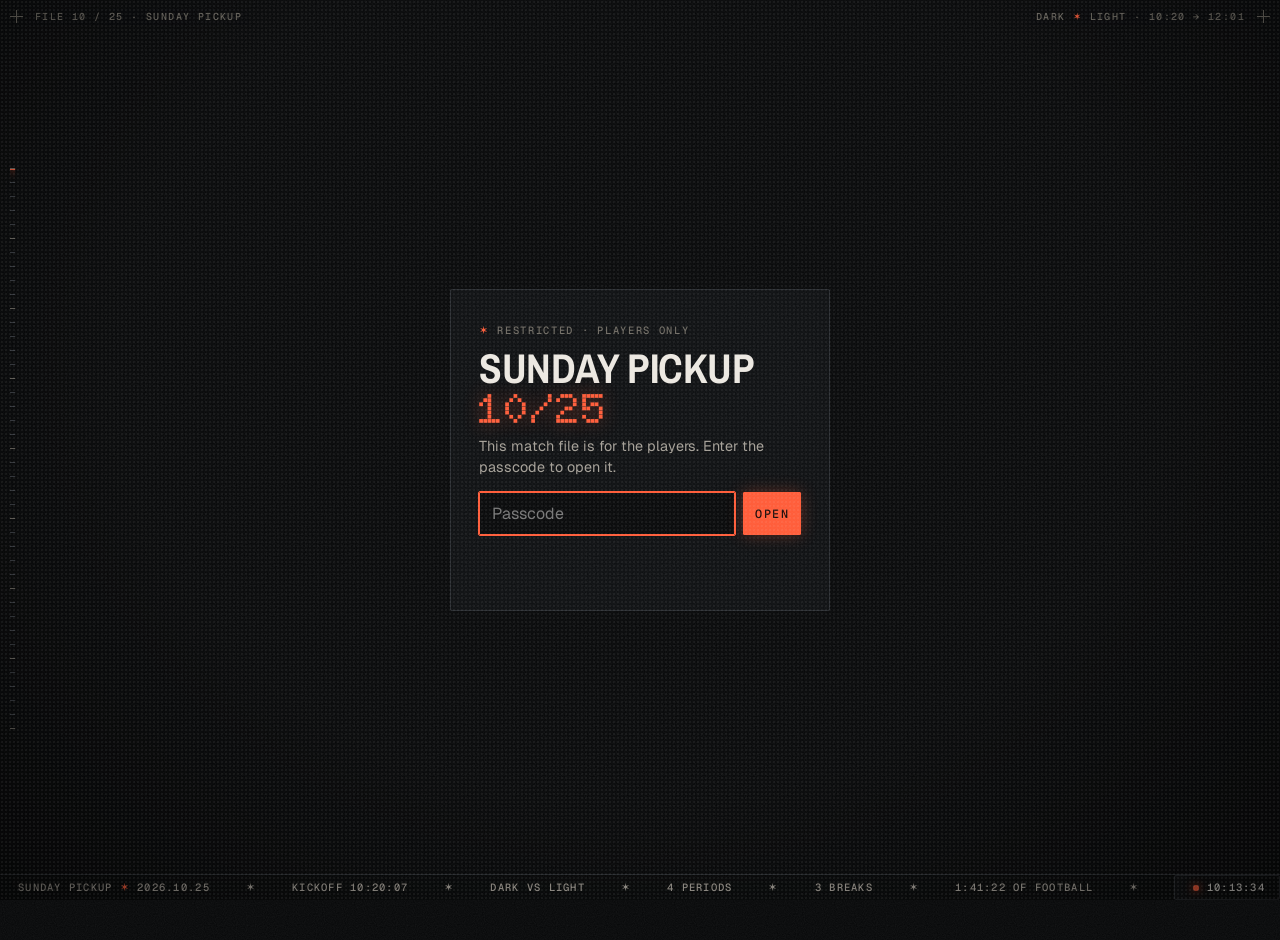
<file: 2026-10-25/index.html>
<!doctype html>
<html lang="en">
<head>
<meta charset="utf-8">
<meta name="viewport" content="width=device-width, initial-scale=1, viewport-fit=cover">
<meta name="description" content="Sunday pickup soccer, 10/25. Passcode required."><meta name="robots" content="noindex,nofollow">
<meta http-equiv="Cache-Control" content="no-cache">
<title>Sunday Pickup 10/25</title>
<!--HUD:START--><link rel="preconnect" href="https://fonts.googleapis.com"><link rel="preconnect" href="https://fonts.gstatic.com" crossorigin><link rel="stylesheet" href="https://fonts.googleapis.com/css2?family=Archivo+Narrow:wght@500;600;700&family=Doto:wght@700;900&family=Geist:wght@400;500;600&family=Geist+Mono:wght@400;500;600&display=swap"><link rel="stylesheet" href="../hud.css?v=3"><!--HUD:END-->
<link rel="stylesheet" href="https://fonts.googleapis.com/css2?family=Barlow+Condensed:wght@500;600;700&family=Source+Sans+3:wght@400;600&family=JetBrains+Mono:wght@400;600&display=swap">
<style>
[hidden]{display:none!important}
html,body{margin:0}
img{max-width:100%}

:root{
  --ground:#F6F7F4; --panel:#FFFFFF; --ink:#17201B; --muted:#5D6B63; --line:#D9DED8;
  --turf:#2F6B45; --turf-ink:#FFFFFF; --turf-soft:#E3EEE6;
  --dark-kit:#2A2F36; --dark-kit-ink:#F1F3F5; --light-kit:#E9ECEF; --light-kit-ink:#1D232A;
  --amber:#B7791F; --amber-soft:#F7ECD9; --red:#B03A2E;
  --display:"Barlow Condensed","Arial Narrow",system-ui,sans-serif;
  --body:"Source Sans 3",system-ui,-apple-system,"Segoe UI",sans-serif;
  --mono:"JetBrains Mono",ui-monospace,Menlo,monospace;
}
@media (prefers-color-scheme: dark){:root:not([data-theme="light"]){
  color-scheme:dark; --ground:#101512; --panel:#172019; --ink:#E6ECE7; --muted:#9AA89F; --line:#2B362F;
  --turf:#4E9A68; --turf-ink:#0D1510; --turf-soft:#1D3325; --dark-kit:#0B0E11; --dark-kit-ink:#E6E9EC;
  --light-kit:#D9DEE3; --light-kit-ink:#12171C; --amber:#E0A441; --amber-soft:#33291A; --red:#E0776B;}}
:root[data-theme="dark"]{
  color-scheme:dark; --ground:#101512; --panel:#172019; --ink:#E6ECE7; --muted:#9AA89F; --line:#2B362F;
  --turf:#4E9A68; --turf-ink:#0D1510; --turf-soft:#1D3325; --dark-kit:#0B0E11; --dark-kit-ink:#E6E9EC;
  --light-kit:#D9DEE3; --light-kit-ink:#12171C; --amber:#E0A441; --amber-soft:#33291A; --red:#E0776B;}
*{box-sizing:border-box}
body{background:var(--ground);color:var(--ink);font:16px/1.45 var(--body);margin:0}
.wrap{max-width:1320px;margin:0 auto;padding-inline:16px;padding-block:20px 60px}
header.top{display:flex;flex-wrap:wrap;align-items:flex-end;justify-content:space-between;gap:12px 24px;border-bottom:2px solid var(--ink);padding-bottom:12px}
h1{font:700 2.4rem/1 var(--display);letter-spacing:.01em;margin:0;text-transform:uppercase}
h1 small{display:block;font:600 .95rem/1.2 var(--body);text-transform:none;color:var(--muted);letter-spacing:0;margin-top:6px}
.meter{min-width:260px;flex:0 1 380px}
.meter .lbl{display:flex;justify-content:space-between;font-size:.85rem;color:var(--muted)}
.meter .lbl b{font:600 1rem var(--mono);color:var(--ink)}
.bar{height:8px;background:var(--line);border-radius:4px;overflow:hidden;margin-top:6px}
.bar i{display:block;height:100%;background:var(--turf);width:0;transition:width .3s}
.note{font-size:.9rem;color:var(--muted);margin:10px 0 0;max-width:70ch}
.status{margin:12px 0 0;padding:8px 12px;border-radius:6px;background:var(--amber-soft);color:var(--ink);font-size:.9rem}
.layout{display:grid;grid-template-columns:minmax(260px,340px) 1fr;gap:28px;margin-top:20px;align-items:start}
@media (max-width:860px){.layout{grid-template-columns:1fr}}
.roster{position:sticky;top:calc(env(safe-area-inset-top,0px) + 12px);max-height:calc(100vh - 24px);overflow:auto;padding-right:4px}
@media (max-width:860px){.roster{position:static;max-height:none}}
.teamhead{display:flex;align-items:center;justify-content:space-between;margin:18px 0 8px;font:600 1.25rem/1 var(--display);text-transform:uppercase;letter-spacing:.04em}
.teamhead:first-child{margin-top:0}
.kit{display:inline-block;padding:2px 8px;border-radius:3px;font:600 .75rem/1.4 var(--body);letter-spacing:.06em;text-transform:uppercase}
.kit.dark{background:var(--dark-kit);color:var(--dark-kit-ink)} .kit.light{background:var(--light-kit);color:var(--light-kit-ink);border:1px solid var(--line)}
.person{display:grid;grid-template-columns:52px 1fr;gap:10px;padding:8px;border:1px solid var(--line);background:var(--panel);border-radius:6px;margin-bottom:6px}
.person.sel{outline:2px solid var(--turf);outline-offset:-1px}
.person img{width:52px;height:78px;object-fit:cover;border-radius:3px;background:var(--line)}
.person .pid{font:600 .8rem var(--mono);color:var(--muted)}
.person input{width:100%;font:600 1.05rem var(--display);letter-spacing:.02em;border:1px solid transparent;border-radius:4px;background:transparent;color:var(--ink);padding:2px 4px;margin-left:-4px}
.person input:hover,.person input:focus{border-color:var(--line);background:var(--ground)}
.person input.num{width:4.5em;font:400 .85rem var(--mono)}
.person .desc{font-size:.78rem;color:var(--muted);line-height:1.3}
.person .row{display:flex;gap:6px;align-items:center;flex-wrap:wrap}
.person button.show{font-size:.75rem}
button{font:600 .85rem var(--body);cursor:pointer;border:1px solid var(--line);background:var(--panel);color:var(--ink);border-radius:5px;padding:5px 10px}
button:hover{border-color:var(--turf)}
button:focus-visible,input:focus-visible,select:focus-visible{outline:2px solid var(--turf);outline-offset:2px}
button.primary{background:var(--turf);border-color:var(--turf);color:var(--turf-ink)}
button[disabled]{opacity:.5;cursor:not-allowed}
.tabs{display:flex;flex-wrap:wrap;gap:6px;align-items:center;margin-bottom:12px}
.tabs button[aria-pressed="true"]{background:var(--ink);color:var(--ground);border-color:var(--ink)}
.tabs .count{font:400 .8rem var(--mono);opacity:.8;margin-left:4px}
.tabs .filterchip{margin-left:auto;font-size:.85rem;color:var(--muted)}
.queue{display:grid;grid-template-columns:repeat(auto-fill,minmax(300px,1fr));gap:12px}
.card{background:var(--panel);border:1px solid var(--line);border-radius:8px;padding:10px;display:flex;flex-direction:column;gap:8px}
.card.done{border-color:var(--turf)}
.card .photos{display:flex;gap:6px}
.card .photos img{height:170px;width:auto;max-width:48%;object-fit:cover;border-radius:4px;background:var(--line)}
.meta{display:flex;flex-wrap:wrap;gap:6px 10px;align-items:center;font-size:.82rem;color:var(--muted)}
.meta .clock{font:600 .85rem var(--mono);color:var(--ink)}
.meta .ball{color:var(--turf);font-weight:600}
.meta .num{font:600 .8rem var(--mono);color:var(--ink);background:var(--turf-soft);padding:1px 6px;border-radius:3px}
.current{font-size:.9rem}
.current .who{font:600 1.1rem var(--display);letter-spacing:.02em}
.current .src{font-size:.75rem;text-transform:uppercase;letter-spacing:.06em;padding:1px 6px;border-radius:3px;margin-left:6px}
.src.auto{background:var(--amber-soft);color:var(--amber)} .src.label{background:var(--turf-soft);color:var(--turf)}
.choices{display:flex;flex-wrap:wrap;gap:4px}
.choices button{padding:3px 6px;display:flex;align-items:center;gap:5px;font-size:.8rem}
.choices button img{width:18px;height:26px;object-fit:cover;border-radius:2px}
.choices button.on{background:var(--turf);color:var(--turf-ink);border-color:var(--turf)}
.choices .alt{color:var(--muted)}
.otherteam{width:100%;font-size:.8rem;color:var(--muted)}
.otherteam summary{cursor:pointer;padding:2px 0}
.otherteam .choices{margin-top:4px}
.actions{display:flex;gap:6px;flex-wrap:wrap}
.empty{padding:30px;text-align:center;color:var(--muted);border:1px dashed var(--line);border-radius:8px}
.more{margin-top:14px;text-align:center}
@media (prefers-reduced-motion: reduce){.bar i{transition:none}}

.nteam{font:700 1.2rem var(--display);text-transform:uppercase;margin:20px 0 10px}
.nb{background:var(--panel);border:1px solid var(--line);border-radius:8px;padding:12px;margin-bottom:12px}
.nb .top{display:flex;flex-wrap:wrap;gap:8px 14px;align-items:center}
.nb input.nm{font:700 1.3rem var(--display);letter-spacing:.02em;border:1px solid var(--line);border-radius:5px;padding:4px 8px;background:var(--ground);color:var(--ink);min-width:0;flex:1 1 200px;max-width:320px}
.nb input.no{font:400 .95rem var(--mono);width:5.5em;border:1px solid var(--line);border-radius:5px;padding:5px 8px;background:var(--ground);color:var(--ink)}
.nb .desc{font-size:.82rem;color:var(--muted)}
.nb select{font:400 .88rem var(--body);padding:5px;border:1px solid var(--line);border-radius:5px;background:var(--panel);color:var(--ink)}
.nb .pics{display:flex;flex-wrap:wrap;gap:6px;margin-top:10px}
.nb .pics button{padding:0;border:2px solid transparent;border-radius:5px;background:none;position:relative}
.nb .pics button:hover{border-color:var(--amber)}
.nb .pics img{height:118px;width:auto;border-radius:3px;display:block}
.nb .pics .ok{position:absolute;right:3px;bottom:3px;background:var(--turf);color:var(--turf-ink);font:600 .65rem var(--body);padding:0 4px;border-radius:3px}
.pick{margin-top:10px;padding:10px;border:1px dashed var(--amber);border-radius:6px;font-size:.9rem}
.pick .choices{margin-top:6px}

.gametext p{max-width:68ch;margin:0 0 10px;font-size:1.02rem}
.reels{display:flex;flex-wrap:wrap;gap:8px;margin:14px 0 6px}
.twocol{display:grid;grid-template-columns:1fr 1fr;gap:14px;margin-top:14px}@media (max-width:640px){.twocol{grid-template-columns:1fr}}
.twocol .tc{background:var(--panel);border:1px solid var(--line);border-radius:8px;padding:10px 12px}
.tc h3{font:700 1.15rem var(--display);text-transform:uppercase;margin:0 0 6px;display:flex;gap:8px;align-items:center}
.tc ul{margin:4px 0 8px;padding-left:18px;font-size:.92rem}.tc .lbl2{font-size:.78rem;text-transform:uppercase;letter-spacing:.06em;color:var(--muted)}
.nums{width:100%;border-collapse:collapse;margin-top:14px;font-size:.92rem}.nums th,.nums td{padding:5px 8px;border-bottom:1px solid var(--line);text-align:left}.nums td{font:600 .95rem var(--mono)}
.pc2{background:var(--panel);border:1px solid var(--line);border-radius:8px;padding:12px;display:grid;grid-template-columns:76px 1fr;gap:12px;margin-bottom:12px}
.pc2 img{width:76px;height:114px;object-fit:cover;border-radius:4px;background:var(--line)}
.pc2 .nm{font:700 1.35rem/1.05 var(--display);letter-spacing:.02em}.pc2 .d{font-size:.8rem;color:var(--muted)}
.pc2 .line{font:400 .82rem var(--mono);color:var(--muted);margin-top:4px}
.pc2 .body{grid-column:1/-1;font-size:.93rem}
.pc2 .body p{margin:0 0 8px}
.pc2 .body .cols{display:grid;grid-template-columns:1fr 1fr;gap:10px}@media (max-width:640px){.pc2 .body .cols{grid-template-columns:1fr}}
.pc2 .body ul{margin:2px 0 0;padding-left:18px}
.plays{list-style:none;padding:0;margin:6px 0 0}.plays li button{width:100%;text-align:left;background:none;border:0;border-top:1px solid var(--line);border-radius:0;padding:6px 2px;font:400 .88rem var(--body);display:flex;gap:8px}
.plays .ck{font:600 .8rem var(--mono);min-width:5.2em}.plays .v{font-size:.72rem;text-transform:uppercase;letter-spacing:.05em;padding:0 5px;border-radius:3px;align-self:center}
.v.good{background:var(--turf-soft);color:var(--turf)}.v.bad{background:var(--amber-soft);color:var(--amber)}
.others summary{cursor:pointer;color:var(--muted);margin:6px 0 10px}

nav.tabs2{display:flex;gap:4px;margin-top:16px;border-bottom:1px solid var(--line);flex-wrap:wrap}
nav.tabs2 button{border:0;border-bottom:3px solid transparent;border-radius:0;background:none;font:600 1.15rem var(--display);text-transform:uppercase;letter-spacing:.04em;padding:8px 14px;color:var(--muted)}
nav.tabs2 button[aria-selected="true"]{color:var(--ink);border-bottom-color:var(--turf)}
.wrap{max-width:1680px!important}
.appgrid{display:grid;grid-template-columns:minmax(340px,1fr) minmax(0,1.6fr);gap:24px;margin-top:18px;align-items:start}
@media (min-width:981px){.stage .plist{max-height:24vh}}
@media (max-width:980px){.appgrid{grid-template-columns:1fr}.appgrid .stage{order:-1}}
.stage{position:sticky;top:calc(env(safe-area-inset-top,0px) + 10px);background:var(--panel);border:1px solid var(--line);border-radius:8px;padding:10px}
@media (max-width:980px){.stage{position:static}}
.vbox{position:relative;width:100%;aspect-ratio:16/9;background:#000;border-radius:5px;overflow:hidden;max-width:100%}
.vbox video,.vbox canvas{position:absolute;inset:0;width:100%;height:100%}
.vbox canvas{pointer-events:none}
.bigplay{position:absolute;left:50%;top:50%;transform:translate(-50%,-50%);width:clamp(56px,9vw,88px);height:clamp(56px,9vw,88px);border-radius:50%;border:0;padding:clamp(12px,2vw,20px);background:rgba(10,12,11,.62);color:#fff;fill:#fff;cursor:pointer;box-shadow:0 4px 20px rgba(0,0,0,.35);transition:opacity .25s,transform .15s;z-index:2}
.bigplay:hover{background:rgba(10,12,11,.8);transform:translate(-50%,-50%) scale(1.06)}
.bigplay .ic-pause{display:none}
.vbox.playing .bigplay{opacity:0}.vbox.playing:hover .bigplay{opacity:.85}
.vbox.playing .bigplay .ic-play{display:none}.vbox.playing .bigplay .ic-pause{display:inline}
.vbox video{cursor:pointer}
.vbox .sub{position:absolute;left:50%;bottom:6%;transform:translateX(-50%);max-width:92%;display:flex;flex-direction:column;align-items:center;gap:4px;pointer-events:none}
.vbox .sub .ln{text-align:center;background:rgba(10,12,11,.74);color:#fff;border-radius:6px;padding:3px 12px;font:600 clamp(12px,1.9vw,21px)/1.3 var(--body)}
.vbox .sub .ln.weak{background:rgba(10,12,11,.55);color:#e4e9e5;font-weight:500}
.tlist button.weak{color:var(--muted)}
.vbox .sub .en{display:block;font-weight:400;font-size:.8em;color:#d9e2dc}
.vbox:fullscreen,.vbox.fsfallback{aspect-ratio:auto;border-radius:0;background:#000}
.vbox:fullscreen video,.vbox.fsfallback video{object-fit:contain}
.vbox.fsfallback{position:fixed;inset:0;z-index:50;width:100vw;height:100vh;max-width:none}
.seekwrap{position:relative;margin-top:8px}.seekwrap input{width:100%;margin:0;accent-color:var(--turf)}
.seekbreaks{position:absolute;left:0;right:0;top:50%;height:10px;transform:translateY(-50%);pointer-events:none}.seekbreaks span{position:absolute;top:0;bottom:0;background:var(--amber);opacity:.5;border-radius:2px}
.seekrow{display:flex;justify-content:space-between;font:400 .78rem var(--mono);color:var(--muted)}
.trans{margin-top:10px;border-top:1px solid var(--line);padding-top:6px}.trans summary{cursor:pointer;font:700 1.05rem var(--display);text-transform:uppercase;letter-spacing:.03em}
.trans #tcount{font:400 .8rem var(--mono);color:var(--muted);text-transform:none}.trans .hint{font:400 .78rem var(--body);color:var(--muted);text-transform:none;letter-spacing:0}
#tsearch{width:100%;margin-top:6px;padding:6px 10px;border:1px solid var(--line);border-radius:6px;background:var(--panel);color:var(--ink);font:400 .9rem var(--body)}
.hdlink{display:inline-flex;align-items:center;padding:4px 10px;border:1px solid var(--line);border-radius:6px;font:600 .85rem var(--body);color:var(--ink);text-decoration:none}
.tlist{list-style:none;margin:6px 0 0;padding:0;max-height:26vh;overflow:auto}
.tlist button{width:100%;text-align:left;border:0;border-bottom:1px solid var(--line);border-radius:0;background:none;padding:5px 4px;font:400 .86rem var(--body);display:flex;gap:8px}
.tlist button.on{background:var(--turf-soft)}.tlist .ck{font:600 .78rem var(--mono);min-width:5.2em;color:var(--muted)}
.ytbig{position:absolute;left:50%;top:50%;transform:translate(-50%,-50%);background:#c4302b;color:#fff;font:700 clamp(15px,2vw,22px)/1.2 var(--body);padding:14px 22px;border-radius:10px;text-decoration:none;box-shadow:0 4px 18px rgba(0,0,0,.4);white-space:nowrap}
.ytbig:hover{background:#a82520}
body.pub .ctrl,body.pub .seekrow span:last-child{display:none}
.plist li a,.tlist a{display:flex;gap:8px;padding:6px 4px;border-bottom:1px solid var(--line);color:var(--ink);text-decoration:none;font:400 .88rem var(--body)}
.plist li a.on{background:var(--turf-soft)}.tlist a.weak{color:var(--muted)}.plist li a:hover,.tlist a:hover{background:var(--turf-soft)}
.awards{display:grid;grid-template-columns:repeat(auto-fill,minmax(260px,1fr));gap:12px;margin:10px 0 18px}
.aw{background:var(--panel);border:1px solid var(--line);border-radius:8px;padding:10px;display:grid;grid-template-columns:62px 1fr;gap:10px;align-items:start}
.aw img{width:62px;height:94px;object-fit:cover;border-radius:4px;background:var(--line)}.awi{width:62px;height:62px;display:grid;place-items:center;font:700 1rem var(--display);color:var(--turf);background:var(--turf-soft);border-radius:8px}
.awt{font:700 1.05rem/1.1 var(--display);text-transform:uppercase;letter-spacing:.03em;color:var(--turf)}.awn{font:700 1.1rem var(--display);margin:2px 0}
.aw p{margin:4px 0 6px;font-size:.88rem}.aw button{font-size:.82rem}
.qabox{background:var(--panel);border:1px solid var(--line);border-radius:10px;padding:14px;margin-bottom:22px}
#qaform{display:flex;gap:8px}#qain{flex:1;min-width:0;padding:9px 12px;border:1px solid var(--line);border-radius:6px;background:var(--ground);color:var(--ink);font:400 1rem var(--body)}
.qachips{display:flex;flex-wrap:wrap;gap:6px;margin-top:8px}.qachips button{font-size:.82rem;padding:4px 10px;border-radius:999px}
.qa{border-top:1px solid var(--line);margin-top:12px;padding-top:10px}.qq{font-weight:600;margin-bottom:4px}.qa-a{font-size:.95rem;line-height:1.5}
.tjump{font:600 .85rem var(--mono);padding:0 5px;border-radius:4px;border:1px solid var(--turf);color:var(--turf);background:var(--turf-soft);cursor:pointer}
.vbar{position:absolute;left:0;right:0;bottom:0;z-index:3;padding:18px 10px 6px;background:linear-gradient(transparent,rgba(0,0,0,.72));opacity:0;transition:opacity .25s;color:#fff}
.vbox:hover .vbar,.vbox:not(.playing) .vbar,.vbox.show .vbar,.vbox:focus-within .vbar{opacity:1}
.vbar .seekwrap{margin:0 2px 2px}.vbar .seekwrap input{accent-color:#6FD08C}
.vrow{display:flex;align-items:center;gap:2px}.vsp{flex:1}
.vb{background:none;border:0;color:#fff;fill:#fff;width:38px;height:36px;padding:6px;border-radius:6px;cursor:pointer;display:inline-flex;align-items:center;justify-content:center;text-decoration:none}
.vb:hover{background:rgba(255,255,255,.16)}.vb svg{width:24px;height:24px;fill:currentColor}.vb text{fill:currentColor}
.vtxt{width:auto;min-width:38px;font:700 .85rem var(--body);color:#fff}
.vtime{font:600 .8rem var(--mono);color:#fff;margin-left:6px;white-space:nowrap}
.vplay .ic-pause{display:none}.vbox.playing .vplay .ic-play{display:none}.vbox.playing .vplay .ic-pause{display:inline}
#mute .ic-off{display:none}.vbox.muted #mute .ic-on{display:none}.vbox.muted #mute .ic-off{display:inline}
.vbox.subsoff #subbtn{opacity:.45}
.vbox .sub{bottom:64px!important}
@media (max-width:560px){.vb{width:32px;padding:4px}.vtime{display:none}}
.cap{margin-top:8px;display:flex;flex-direction:column;gap:2px}
.cap b{font:700 1.2rem/1.1 var(--display);letter-spacing:.02em}.cap span{font-size:.85rem;color:var(--muted)}
.ctrl{display:flex;flex-wrap:wrap;gap:6px;margin-top:8px;align-items:center}.ctrl .sp{flex:1}
.plist{list-style:none;margin:10px 0 0;padding:0;max-height:34vh;overflow:auto;border-top:1px solid var(--line)}
.plist li button{width:100%;text-align:left;border:0;border-bottom:1px solid var(--line);border-radius:0;background:none;padding:6px 4px;font:400 .88rem var(--body);display:flex;gap:8px}
.plist li button.on{background:var(--turf-soft)}.plist .ck{font:600 .8rem var(--mono);min-width:5.2em}
.fix{margin-top:8px;padding:8px;border:1px dashed var(--line);border-radius:6px;font-size:.88rem}
.fix .choices{margin-top:6px}
.pcards{display:grid;grid-template-columns:repeat(auto-fill,minmax(250px,1fr));gap:12px}
.pcard{background:var(--panel);border:1px solid var(--line);border-radius:8px;padding:10px;display:grid;grid-template-columns:64px 1fr;gap:10px;align-content:start}
.pcard img{width:64px;height:96px;object-fit:cover;border-radius:4px;background:var(--line)}
.pcard .nm{font:700 1.3rem/1 var(--display);letter-spacing:.02em}
.pcard .d{font-size:.78rem;color:var(--muted);line-height:1.3;margin-top:3px}
.pcard dl{grid-column:1/-1;display:grid;grid-template-columns:1fr auto;margin:0;font-size:.86rem}
.pcard dt{color:var(--muted);padding:2px 0}.pcard dd{margin:0;text-align:right}
button.n{font:600 .95rem var(--mono);border:1px solid transparent;background:none;color:var(--turf);padding:1px 6px}
button.n:hover{border-color:var(--turf)}button.n[disabled]{color:var(--muted);border-color:transparent;cursor:default}
.pcard .reelbtn{grid-column:1/-1}
.teamtbl{overflow-x:auto}.teamtbl table{border-collapse:collapse;background:var(--panel);min-width:420px}
.teamtbl th,.teamtbl td{border-bottom:1px solid var(--line);padding:6px 10px;text-align:left}.teamtbl td{font-variant-numeric:tabular-nums}
.pill{font-size:.72rem;text-transform:uppercase;letter-spacing:.06em;padding:1px 6px;border-radius:3px;background:var(--amber-soft);color:var(--amber)}
.pill.ok{background:var(--turf-soft);color:var(--turf)}
h2.sec{font:700 1.5rem/1 var(--display);text-transform:uppercase;margin:4px 0 12px}
.layout2{display:grid;grid-template-columns:minmax(230px,290px) 1fr;gap:20px;align-items:start}@media (max-width:1200px){.layout2{grid-template-columns:1fr}.layout2 .roster{position:static;max-height:none}}
.lockgate{min-height:100vh;display:grid;place-items:center;padding:16px;background:var(--ground)}
.lockcard{background:var(--panel);border:1px solid var(--line);border-radius:12px;padding:28px 24px;max-width:380px;width:100%;text-align:center}
.lockcard h1{font:700 2rem var(--display);text-transform:uppercase;margin:0 0 8px}.lockcard p{color:var(--muted);margin:0 0 14px}
#lockform{display:flex;gap:8px}#lockin{flex:1;min-width:0;padding:10px 12px;border:1px solid var(--line);border-radius:6px;font:400 1rem var(--body);background:var(--ground);color:var(--ink)}
.lockmsg{min-height:1.2em;margin-top:10px!important;color:var(--amber)!important}
</style>
<!--HUD:START--><style>
/* page tokens mapped onto the HUD palette (wins over the light/dark blocks above) */
:root{--ground:var(--h-bg)!important;--panel:var(--h-panel)!important;--ink:var(--h-ink)!important;--muted:var(--h-ink2)!important;--line:var(--h-line)!important;
  --turf:var(--h-coral)!important;--turf-ink:#160604!important;--turf-soft:var(--h-coral-soft)!important;
  --dark-kit:#1d3474!important;--dark-kit-ink:#eaf0ff!important;--light-kit:#ece8e1!important;--light-kit-ink:#0b0c0d!important;
  --amber:var(--h-amber)!important;--amber-soft:rgba(255,179,71,.12)!important;--red:var(--h-red)!important;
  --display:var(--h-disp)!important;--body:var(--h-sans)!important;--mono:var(--h-mono)!important;color-scheme:dark}
body{font-size:15.5px;padding-bottom:40px}
.appgrid>*{min-width:0}
.nums{table-layout:fixed;overflow-wrap:anywhere}.nums th:first-child,.nums td:first-child{width:34%}
@media (max-width:560px){.nums th,.nums td{padding:5px 4px!important;font-size:.82rem}h1{font-size:2.6rem!important}.hud-date{font-size:2.6rem!important}}
.wrap{padding-inline:clamp(16px,3.2vw,44px)!important;padding-block:34px 70px!important}
/* header */
header.top{border-bottom:1px solid var(--h-line)!important;padding-bottom:18px!important;align-items:end!important;position:relative}
header.top::after{content:"";position:absolute;left:0;bottom:-1px;width:120px;height:1px;background:var(--h-coral);box-shadow:0 0 10px var(--h-coral)}
.hud-hero{display:flex;flex-direction:column;gap:10px}
.hud-hero .row{display:flex;align-items:center;gap:12px;flex-wrap:wrap}
h1{font:700 clamp(2.4rem,6vw,4.6rem)/.9 var(--h-disp)!important;letter-spacing:-.01em!important;text-transform:uppercase}
h1 small{font:500 .78rem/1.3 var(--h-mono)!important;letter-spacing:.14em!important;text-transform:uppercase!important;color:var(--h-ink2)!important;margin-top:12px!important}
.hud-date{font:900 clamp(2.4rem,6vw,4.6rem)/.9 var(--h-dot);color:var(--h-coral);text-shadow:0 0 18px rgba(255,90,54,.45);letter-spacing:.02em}
.hud-var{display:grid;grid-template-columns:auto 1fr;gap:4px 16px;align-items:center;text-decoration:none;color:var(--h-ink);padding:14px 16px;min-width:min(100%,340px);max-width:420px;transition:border-color .2s,background .2s}
.hud-var:hover{border-color:var(--h-coral)!important;background:#120c0a!important}
.hud-var .k{grid-column:1/-1}
.hud-var .big{font:900 2rem/1 var(--h-dot);color:var(--h-coral);text-shadow:0 0 12px rgba(255,90,54,.5)}
.hud-var .t{font:600 1.15rem/1.1 var(--h-disp);text-transform:uppercase;letter-spacing:.02em}
.hud-var .t small{display:block;font:400 .72rem/1.4 var(--h-mono);letter-spacing:.1em;color:var(--h-ink2);margin-top:3px}
.hud-var .go{grid-column:1/-1;font:500 .7rem var(--h-mono);letter-spacing:.16em;color:var(--h-coral);text-transform:uppercase}
/* section heads and tabs */
h2.sec,.nteam{font:600 1.6rem/1 var(--h-disp)!important;letter-spacing:.02em!important;display:flex;align-items:center;gap:10px}
h2.sec::before{content:"";width:.8em;height:.8em;background:var(--h-coral);flex:none;
  -webkit-mask:url("data:image/svg+xml,%3Csvg xmlns='http://www.w3.org/2000/svg' viewBox='0 0 24 24'%3E%3Cpath d='M12 0l2.2 8.1L21 3l-4.6 7.1L24 12l-7.6 1.9L21 21l-6.8-5.1L12 24l-2.2-8.1L3 21l4.6-7.1L0 12l7.6-1.9L3 3l6.8 5.1z'/%3E%3C/svg%3E") center/contain no-repeat;
          mask:url("data:image/svg+xml,%3Csvg xmlns='http://www.w3.org/2000/svg' viewBox='0 0 24 24'%3E%3Cpath d='M12 0l2.2 8.1L21 3l-4.6 7.1L24 12l-7.6 1.9L21 21l-6.8-5.1L12 24l-2.2-8.1L3 21l4.6-7.1L0 12l7.6-1.9L3 3l6.8 5.1z'/%3E%3C/svg%3E") center/contain no-repeat}
nav.tabs2{counter-reset:hudtab;border-bottom:1px solid var(--h-line)!important;gap:0!important}
nav.tabs2 button{counter-increment:hudtab;font:500 .8rem var(--h-mono)!important;letter-spacing:.16em!important;padding:12px 16px!important;border-bottom:2px solid transparent!important;color:var(--h-ink3)!important}
nav.tabs2 button::before{content:counter(hudtab,decimal-leading-zero) " / ";color:var(--h-ink3)}
nav.tabs2 button[aria-selected="true"]{color:var(--h-ink)!important;border-bottom-color:var(--h-coral)!important}
nav.tabs2 button[aria-selected="true"]::before{color:var(--h-coral)}
/* panels */
.qabox,.stage,.aw,.pcard,.pc2,.tc,.twocol .tc,.card,.nb,.lockcard,.teamtbl table{background-color:var(--h-panel)!important;border:1px solid var(--h-line)!important;border-radius:2px!important}
.qabox,.stage,.aw,.pcard,.pc2,.lockcard{background-image:
  linear-gradient(var(--h-ink3),var(--h-ink3)),linear-gradient(var(--h-ink3),var(--h-ink3)),linear-gradient(var(--h-ink3),var(--h-ink3)),linear-gradient(var(--h-ink3),var(--h-ink3)),
  linear-gradient(var(--h-ink3),var(--h-ink3)),linear-gradient(var(--h-ink3),var(--h-ink3)),linear-gradient(var(--h-ink3),var(--h-ink3)),linear-gradient(var(--h-ink3),var(--h-ink3))!important;
  background-repeat:no-repeat!important;background-size:9px 1px,1px 9px,9px 1px,1px 9px,9px 1px,1px 9px,9px 1px,1px 9px!important;
  background-position:left -1px top -1px,left -1px top -1px,right -1px top -1px,right -1px top -1px,left -1px bottom -1px,left -1px bottom -1px,right -1px bottom -1px,right -1px bottom -1px!important}
.stage{padding:12px!important}
.aw:hover,.pcard:hover,.pc2:hover{border-color:var(--h-line2)!important}
.awt{font:500 .72rem/1.3 var(--h-mono)!important;letter-spacing:.16em!important;color:var(--h-coral)!important}
.awn,.pcard .nm,.pc2 .nm,.cap b,.current .who{font-family:var(--h-disp)!important;font-weight:600!important;letter-spacing:.01em!important;text-transform:uppercase}
.awi{background:var(--h-coral-soft)!important;color:var(--h-coral)!important;border-radius:2px!important;font-family:var(--h-dot)!important;font-weight:900!important}
img{filter:saturate(.88) contrast(1.06)}
.aw img,.pcard img,.pc2 img,.person img{border-radius:1px!important;outline:1px solid var(--h-line);outline-offset:2px}
.tc h3{font:600 1.25rem var(--h-disp)!important}
.tc .lbl2,.pc2 .d,.pcard .d,.note,.cap span{color:var(--h-ink2)!important}
.pc2 .line,.meta,.seekrow,.tlist .ck,.plist .ck,.plays .ck{font-family:var(--h-mono)!important;letter-spacing:.04em}
.pcard dl{font:400 .8rem var(--h-mono);letter-spacing:.03em}
.pcard dt{text-transform:uppercase;letter-spacing:.1em;font-size:.68rem;align-self:center}
.nums td,.teamtbl td{font-family:var(--h-mono)!important}
.nums th,.teamtbl th{font:500 .68rem var(--h-mono);letter-spacing:.14em;text-transform:uppercase;color:var(--h-ink3)}
.kit{border-radius:1px!important;font:500 .66rem/1.5 var(--h-mono)!important;letter-spacing:.14em!important}
.pill,.v.good,.v.bad,.src{border-radius:1px!important;font-family:var(--h-mono)!important;letter-spacing:.12em!important}
/* buttons and inputs */
button{font:500 .74rem var(--h-mono)!important;letter-spacing:.12em!important;text-transform:uppercase;border-radius:1px!important;border-color:var(--h-line2)!important;background:transparent!important;color:var(--h-ink)!important;padding:7px 11px!important}
button:hover{border-color:var(--h-coral)!important;color:#fff!important}
button.primary,.choices button.on{background:var(--h-coral)!important;border-color:var(--h-coral)!important;color:#160604!important;box-shadow:0 0 16px rgba(255,90,54,.3)}
button.n{color:var(--h-coral)!important;border-color:transparent!important;letter-spacing:.02em!important}
.tabs button[aria-pressed="true"]{background:var(--h-ink)!important;color:var(--h-bg)!important}
.qachips button{border-radius:1px!important}
#qain,#tsearch,#lockin,.nb input.nm,.nb input.no,.nb select{background:var(--h-bg)!important;border:1px solid var(--h-line2)!important;border-radius:1px!important;color:var(--h-ink)!important;font-family:var(--h-sans)}
#qain:focus,#tsearch:focus,#lockin:focus{outline:1px solid var(--h-coral)!important;outline-offset:0!important;border-color:var(--h-coral)!important}
.tjump{border-radius:1px!important;font-family:var(--h-mono)!important;border-color:rgba(255,90,54,.6)!important}
/* lists */
.plist li button,.tlist button,.plays li button,.plist li a,.tlist a{text-transform:none!important;letter-spacing:0!important;font:400 .86rem var(--h-sans)!important;border-color:var(--h-line)!important;padding:7px 4px!important}
.plist li button.on,.tlist button.on,.plist li a.on{background:var(--h-coral-soft)!important;box-shadow:inset 2px 0 0 var(--h-coral)}
.trans summary{font:600 1.1rem var(--h-disp)!important}
/* video: crop marks + segmented seek bar */
.vbox{border-radius:1px!important;box-shadow:0 0 0 1px var(--h-line2),0 30px 80px -30px rgba(255,90,54,.18)}
.vbox::after{content:"";position:absolute;inset:8px;pointer-events:none;z-index:2;background-image:
  linear-gradient(#fff,#fff),linear-gradient(#fff,#fff),linear-gradient(#fff,#fff),linear-gradient(#fff,#fff),linear-gradient(#fff,#fff),linear-gradient(#fff,#fff),linear-gradient(#fff,#fff),linear-gradient(#fff,#fff);
  background-repeat:no-repeat;background-size:14px 1px,1px 14px,14px 1px,1px 14px,14px 1px,1px 14px,14px 1px,1px 14px;
  background-position:left top,left top,right top,right top,left bottom,left bottom,right bottom,right bottom;opacity:.55}
.vbox .bigplay{border-radius:50%!important;padding:clamp(12px,2vw,20px)!important;background:rgba(6,7,8,.55)!important;border:1px solid rgba(255,255,255,.35)!important;box-shadow:0 0 0 6px rgba(255,255,255,.06),0 0 30px rgba(255,90,54,.25)!important}
.vbar button,.vbar .vb{background:none!important;border:0!important;padding:6px!important;letter-spacing:0!important}
.vtime{font-family:var(--h-mono)!important;letter-spacing:.08em}
.vbox .sub .ln{border-radius:1px!important;background:rgba(6,7,8,.72)!important;font-family:var(--h-sans)!important}
input[type=range]#seek{-webkit-appearance:none;appearance:none;height:16px;background:transparent}
#seek::-webkit-slider-runnable-track{height:8px;background:repeating-linear-gradient(90deg,rgba(255,255,255,.28) 0 5px,transparent 5px 7px)}
#seek::-moz-range-track{height:8px;background:repeating-linear-gradient(90deg,rgba(255,255,255,.28) 0 5px,transparent 5px 7px)}
#seek::-webkit-slider-thumb{-webkit-appearance:none;width:3px;height:16px;margin-top:-4px;background:var(--h-coral);box-shadow:0 0 10px var(--h-coral);border:0}
#seek::-moz-range-thumb{width:3px;height:16px;background:var(--h-coral);border:0;border-radius:0;box-shadow:0 0 10px var(--h-coral)}
.seekbreaks span{background:var(--h-amber)!important;opacity:.7!important;border-radius:0!important}
/* status + lock screen */
.status{background:var(--h-panel2)!important;border:1px solid var(--h-line)!important;border-radius:1px!important;font-family:var(--h-mono);font-size:.8rem!important;letter-spacing:.06em}
.lockgate{background:transparent!important}
.lockcard{padding:34px 28px!important;text-align:left!important}
.lockcard h1{font:700 2.6rem/.95 var(--h-disp)!important}
.lockcard p{color:var(--h-ink2)!important;font-size:.9rem}
.qa{border-color:var(--h-line)!important}
</style><!--HUD:END-->

<style id="idlefix">
.vbox.playing:hover .bigplay{opacity:0!important}
.vbox.playing.show .bigplay{opacity:.85!important}
.vbox:hover .vbar{opacity:0}
.vbox:not(.playing) .vbar,.vbox.show .vbar,.vbox:focus-within.show .vbar{opacity:1}
.vbox.playing.idle,.vbox.playing.idle video{cursor:none}
.vbox.playing.idle .vbar,.vbox.playing.idle .bigplay{opacity:0!important}
</style>
<style id="mvcss">
.mvbox{padding:16px 16px 14px;margin-bottom:22px}
.mvbox .row{display:flex;justify-content:space-between;align-items:baseline;gap:10px;flex-wrap:wrap;margin-bottom:10px}
.mvbox h2{margin:0}
.mvbox video{width:100%;aspect-ratio:16/9;background:#000;border-radius:1px;display:block;box-shadow:0 0 0 1px var(--h-line2),0 24px 60px -30px rgba(255,90,54,.35)}
.mvbox p{margin:10px 0 0;font-size:.86rem;color:var(--h-ink2)}
</style>
</head>
<body>
<!--HUD:START--><div class="hud-screen" aria-hidden="true"></div>
<div class="hud-frame" aria-hidden="true"><span class="cm tl"></span><span class="cm tr"></span><span class="cm bl"></span><span class="cm br"></span>
<span class="lab l1">File 10 / 25 · Sunday pickup</span><span class="lab l2">Dark <i>✶</i> Light · 10:20 → 12:01</span>
<div class="hud-ruler"><b style="top:0">000</b><b style="top:25%">025</b><b style="top:50%">050</b><b style="top:75%">075</b><span class="mk" id="hudmk" style="top:0"></span></div></div>
<div class="hud-ticker" aria-hidden="true"><div class="run" id="hudrun"></div><div class="tc" id="hudtc">10:13:34</div></div><!--HUD:END-->
<div id="lockgate" class="lockgate" hidden><div class="lockcard"><div class="hud-kicker" style="margin-bottom:12px"><b>✶</b> Restricted · players only</div><h1>Sunday Pickup <span class="hud-date" style="font-size:1em">10/25</span></h1><p>This match file is for the players. Enter the passcode to open it.</p>
<form id="lockform"><input id="lockin" type="password" placeholder="Passcode" aria-label="Passcode" autocomplete="current-password"><button class="primary" type="submit">Open</button></form><p id="lockmsg" class="lockmsg"></p></div></div>
<div class="wrap">
  <header class="top"><!--HUD:START--><div class="hud-hero"><div class="hud-kicker"><b>✶</b> Sunday pickup · match file · dark vs light</div>
    <div class="row"><h1>Match File <span class="hud-date">10/25</span><small id="sub">Pickup game, dark vs light</small></h1></div></div>
    <a class="hud-var hud-panel hud-corners" href="../"><span class="k hud-kicker"><b>Archive</b> · all games</span><span class="big">←</span><span class="t">Sunday Pickup<small>Other games, replays and uploads</small></span><span class="go">Back to the archive →</span></a><!--HUD:END--></header>
  <p class="status" id="status" hidden></p>
  <div class="appgrid">
    <main>
      <section id="mvbox" class="mvbox hud-panel hud-corners">
        <div class="row"><h2 class="sec">Match MV</h2><span class="hud-kicker"><b>✶</b> 1:52 · one song · every cut on the beat</span></div>
        <video controls playsinline preload="none" poster="https://storage.komos.ai/storage/v1/object/public/sunday_pickup_game/2026-10-25/mtv_poster_v2.jpg" src="https://storage.komos.ai/storage/v1/object/public/sunday_pickup_game/2026-10-25/mtv_v2.mp4"></video>
        <p>A song made from today's sideline lines, cut to the beat with the day's footage. Nicknames appear when they are sung.</p>
      </section>
      <section id="qa" class="qabox" hidden>
        <h2 class="sec">Ask about the game</h2>
        <p class="note" style="margin-top:0">Ask anything, in English or Chinese. An AI answers from the stats, player notes and the full sideline transcript. Tap a time in an answer to watch it.</p>
        <form id="qaform"><input id="qain" maxlength="300" placeholder="e.g. 蓝队控球60%为什么没压死？ Who is the Slow Cooker?" aria-label="Your question" autocomplete="off"><button id="qago" class="primary" type="submit">Ask</button></form>
        <div class="qachips"><button type="button" data-qs="第四节白队是怎么反击得手的？11:50那个球是怎么进的？">白队怎么偷走第四节？</button><button type="button" data-qs="老高是谁？为什么有人说他加入胜利之师、又说他叛变了？">老高为什么“叛变”？</button><button type="button" data-qs="Why is the yellow keeper called Wanderkeeper? Did he actually stay in goal?">Wanderkeeper?</button><button type="button" data-qs="赛后复盘大家都说了什么？哪句借口最好笑？">赛后最好笑的借口</button><button type="button" data-qs="Blue had 60% of the ball. Why did that not turn into a big win?">Blue had 60%. So?</button></div>
        <div id="qaout"></div>
      </section>
      <section id="v-game"></section>
      <section id="v-players"></section>
      <section id="v-sheet" hidden>
        <h2 class="sec" style="margin-top:28px">Name the players</h2>
        <p class="note">Each block is one person, with photos the computer thinks are them. Type their name. If a photo is someone else, tap it and pick who it is. If two blocks are the same person, use "Same person as".</p>
        <div id="namer"></div>
      </section>
      <p style="margin-top:32px"><button id="togglesheet" class="primary">Name the players</button></p>
    </main>
    <aside class="stage" aria-label="Video">
      <div class="vbox" id="vbox"><video id="vid" playsinline preload="metadata"></video><canvas id="ov"></canvas><button id="bigplay" class="bigplay" aria-label="Play"><svg viewBox="0 0 24 24" width="100%" height="100%" aria-hidden="true"><path class="ic-play" d="M8 5.5v13l11-6.5z"/><g class="ic-pause"><rect x="6.5" y="5" width="4" height="14" rx="1"/><rect x="13.5" y="5" width="4" height="14" rx="1"/></g></svg></button><div class="sub" id="subline" hidden></div><div class="vbar" id="vbar"><div class="seekwrap"><div id="seekbreaks" class="seekbreaks" aria-hidden="true"></div><input type="range" id="seek" min="0" max="6475" step="1" value="0" aria-label="Game time"></div><div class="vrow"><button id="prev" class="vb" title="Previous clip" aria-label="Previous clip"><svg viewBox="0 0 24 24" aria-hidden="true"><path d="M6 6h2v12H6zm3.5 6 8.5 6V6z"/></svg></button><button id="back10" class="vb" title="Back 10 seconds (left arrow)" aria-label="Back 10 seconds"><svg viewBox="0 0 24 24" aria-hidden="true"><path d="M12 5V2L7 6l5 4V7a6 6 0 1 1-6 6H4a8 8 0 1 0 8-8z"/><text x="12" y="15.6" font-size="6.4" font-weight="700" text-anchor="middle">10</text></svg></button><button id="play" class="vb vplay" title="Play or pause (space)" aria-label="Play or pause"><svg viewBox="0 0 24 24" aria-hidden="true"><path class="ic-play" d="M8 5.5v13l11-6.5z"/><g class="ic-pause"><rect x="6.5" y="5" width="4" height="14" rx="1"/><rect x="13.5" y="5" width="4" height="14" rx="1"/></g></svg></button><button id="fwd10" class="vb" title="Forward 10 seconds (right arrow)" aria-label="Forward 10 seconds"><svg viewBox="0 0 24 24" aria-hidden="true"><path d="M12 5V2l5 4-5 4V7a6 6 0 1 0 6 6h2a8 8 0 1 1-8-8z"/><text x="12" y="15.6" font-size="6.4" font-weight="700" text-anchor="middle">10</text></svg></button><button id="next" class="vb" title="Next clip" aria-label="Next clip"><svg viewBox="0 0 24 24" aria-hidden="true"><path d="M16 6h2v12h-2zM6 18l8.5-6L6 6z"/></svg></button><span id="seekt" class="vtime">10:13:34</span><span class="vsp"></span><button id="speed" class="vb vtxt" title="Playback speed">1×</button><button id="mute" class="vb" title="Sound on or off (m)" aria-label="Sound on or off"><svg viewBox="0 0 24 24" aria-hidden="true"><path d="M3 10v4h4l5 5V5L7 10H3z"/><path class="ic-on" d="M16.5 12A4.5 4.5 0 0 0 14 8v8a4.5 4.5 0 0 0 2.5-4zM14 3.2v2.1a7 7 0 0 1 0 13.4v2.1a9 9 0 0 0 0-17.6z"/><path class="ic-off" d="M16.3 9.2 15 10.5 16.5 12 15 13.5l1.3 1.3 1.5-1.5 1.5 1.5 1.3-1.3-1.5-1.5 1.5-1.5-1.3-1.3-1.5 1.5z"/></svg></button><button id="subbtn" class="vb" title="Subtitles on or off (c)" aria-label="Subtitles on or off" aria-pressed="true"><svg viewBox="0 0 24 24" aria-hidden="true"><rect x="2.5" y="5" width="19" height="14" rx="2.5" fill="none" stroke="currentColor" stroke-width="2"/><text x="12" y="15" font-size="7" font-weight="800" text-anchor="middle">CC</text></svg></button><a id="hd" class="vb vtxt" hidden target="_blank" rel="noopener" href="#" title="Open this moment in full quality in a new tab">HD</a><button id="fs" class="vb" title="Full screen (f)" aria-label="Full screen"><svg viewBox="0 0 24 24" aria-hidden="true"><path d="M7 14H5v5h5v-2H7v-3zm-2-4h2V7h3V5H5v5zm12 7h-3v2h5v-5h-2v3zM14 5v2h3v3h2V5h-5z"/></svg></button></div></div></div>
      <div class="cap"><b id="capt">Press a reel or a play to watch</b><span id="caps">The outline marks the player the caption is about.</span></div>
      <div class="ctrl"><button id="fixname" hidden>Wrong name?</button><button id="fixwho" hidden>Wrong player outlined?</button></div>
      <div class="fix" id="fixpanel" hidden></div>
      <ul class="plist" id="plist"></ul>
      <details class="trans" open><summary>What they said <span id="tcount"></span> <span class="hint">subtitles from the sideline audio (AI transcription, Qwen3.8 Omni Flash), tap a line to jump there.</span></summary><input id="tsearch" type="search" placeholder="Search what they said, e.g. 好球, goal, 老谢" aria-label="Search the transcript"><ul class="tlist" id="tlist"></ul></details>
    </aside>
  </div>
</div>
<script>
(function(){
const S = {D:null, roster:{}, labels:{}, flags:{}, db:null, canWrite:false, view:'players', tab:'ball', person:null, limit:60,
           list:[], idx:-1, seg:-1, playing:false};
const $ = s => document.querySelector(s);
const esc = s => String(s ?? '').replace(/[&<>"]/g, c => ({'&':'&amp;','<':'&lt;','>':'&gt;','"':'&quot;'}[c]));
function setStatus(m){ const el=$('#status'); el.hidden=!m; if(m) el.textContent=m; }

/* ---------- identity ---------- */
const chainOf = {};
function personOf(cid){
  if(!cid) return null;
  const l=S.labels[cid];
  if(l) return (l.pid==='none'||l.pid==='unsure')?null:l.pid;
  const c=chainOf[cid]; return c ? (c.proposal||null) : null;
}
function isConfirmed(cid){ const l=S.labels[cid]; return !!(l && l.pid!=='none' && l.pid!=='unsure'); }
function nameOf(pid){
  if(!pid) return 'Unknown player';
  if(pid==='none') return 'Not a player'; if(pid==='unsure') return "Can't tell";
  const p=S.roster[pid]; if(!p) return pid;
  const f=(S.D.fun||{})[pid]; return (p.name||(f&&f.nickname)||pid) + (p.number?' #'+p.number:'');
}
function photo(k){ return (S.D.photos||{})[k]||''; }
function clock(t){ const s=Math.round(t - S.D.T0 + S.D.clock0); return `${Math.floor(s/3600)}:${String(Math.floor(s%3600/60)).padStart(2,'0')}:${String(s%60).padStart(2,'0')}`; }
function teamPeople(team){ return Object.values(S.roster).filter(p=>p.team===team).sort((a,b)=>(a.order??99)-(b.order??99)||a.pid.localeCompare(b.pid)); }

/* ---------- events -> live events (names from labels, flags removed) ---------- */
function liveEvents(){
  return S.D.events.filter(e=>!S.flags[e.eid]).map(e=>({...e, pid: personOf(e.cid), to_pid: personOf(e.to_cid)}));
}
const STATS=[
 ['ball','Time on the ball', es=>es.filter(e=>e.type==='on_ball'), xs=>Math.round(xs.reduce((s,e)=>s+e.dur,0))+'s'],
 ['touch','Times on the ball', es=>es.filter(e=>e.type==='on_ball'), xs=>xs.length],
 ['pass','Passes made', es=>es.filter(e=>e.type==='pass'), xs=>xs.length],
 ['won','Balls won', es=>es.filter(e=>e.type==='won'), xs=>xs.length],
 ['tackle','… by tackle or interception', es=>es.filter(e=>e.type==='won'&&e.tackle), xs=>xs.length],
 ['lost','Balls lost', es=>es.filter(e=>e.type==='lost'), xs=>xs.length],
 ['unforced','… with nobody close', es=>es.filter(e=>e.type==='lost'&&!e.forced), xs=>xs.length],
 ['att','Ball time in attacking third', es=>es.filter(e=>e.type==='on_ball'&&e.zone==='attacking'), xs=>Math.round(xs.reduce((s,e)=>s+e.dur,0))+'s'],
 ['shot','Shots', es=>es.filter(e=>e.type==='shot'), xs=>xs.length],
];
function block(es){ const o={}; for(const [k,label,sel,fmt] of STATS){ const xs=sel(es); o[k]={label,value:String(fmt(xs)),eids:xs.map(e=>e.eid)}; } return o; }

/* ---------- playlist items ---------- */
const byEid = {};
function itemFor(e, evs){
  const n = nameOf;
  if(e.type==='on_ball') return {eid:e.eid,a:e.t0-1.5,b:Math.min(e.t1+1.5,e.t0+12),focus:[{cid:e.cid,a:-1e9,b:1e9,c:'turf'}],
    title:`${n(e.pid)} on the ball, ${e.dur.toFixed(1)}s`, sub:`${clock(e.t0)} | ${e.team} team${e.zone?' | '+e.zone+' third':''}${e.check==='same'?' | carrier checked':''}`, main:e.cid};
  if(e.type==='pass') return {eid:e.eid,a:e.t0-2,b:e.t1+1.5,focus:[{cid:e.cid,a:-1e9,b:e.t0+0.4,c:'turf'},{cid:e.to_cid,a:e.t0+0.4,b:1e9,c:'turf'}],
    title:`${n(e.pid)} passes to ${n(e.to_pid)}`, sub:`${clock(e.t0)} | ${e.team} team`, main:e.cid};
  if(e.type==='won'||e.type==='lost'){
    const lo=evs.find(x=>x.type==='lost'&&x.start===e.start)||e, wi=evs.find(x=>x.type==='won'&&x.start===e.start)||e;
    return {eid:e.eid,a:e.t0-1,b:e.t1+2,focus:[{cid:lo.cid,a:-1e9,b:e.t0+2.6,c:'amber'},{cid:wi.cid,a:e.t0+1.6,b:1e9,c:'turf'}],
      title:`${n(wi.pid)} wins it from ${n(lo.pid)}`, sub:`${clock(e.t0+2)} | ${e.how==='tackle_or_interception'?'tackle or interception':'loose ball'} | pressure ${e.pressure.toFixed(1)} of 2`, main:e.cid};
  }
  if(e.type==='shot') return {eid:e.eid,a:e.t0-1,b:e.t1+2,focus:[{cid:e.cid,a:-1e9,b:1e9,c:'turf'}],title:`${n(e.pid)} shot`,sub:`${clock(e.t0+3)} | ${e.team} team`,main:e.cid};
}
function openList(eids, title){
  const evs=liveEvents(); const m={}; evs.forEach(e=>m[e.eid]=e);
  const seen=new Set(); S.list=[];
  for(const id of eids){ const e=m[id]; if(!e) continue; const it=itemFor(e,evs); const key=Math.round(it.a*2); if(seen.has(key)) continue; seen.add(key); S.list.push(it); }
  S.list.sort((x,y)=>x.a-y.a);
  $('#plist').innerHTML = S.list.map((it,k)=>`<li><button data-i="${k}"><span class="ck">${esc(clock(it.a+1))}</span><span>${esc(it.title)}</span></button></li>`).join('') || '<li style="padding:8px;color:var(--muted)">No moments.</li>';
  $('#capt').textContent = title; $('#caps').textContent = S.list.length+' moments';
  if(S.list.length) playItem(0);
}
function reelFor(pid){
  const evs=liveEvents().filter(e=>e.pid===pid);
  const score=e=>({shot:100,won:e.tackle?30:15,on_ball:(e.dur||0)*4,pass:8,lost:0})[e.type];
  const pick=[]; let tot=0; const near=e=>pick.some(p=>Math.abs(p.t0-e.t0)<4);
  for(const e of [...evs].sort((a,b)=>score(b)-score(a))){ if(e.type==='lost'||near(e)) continue; pick.push(e); tot+=e.t1-e.t0+3; if(tot>45) break; }
  for(const e of evs.filter(e=>e.type==='lost').sort((a,b)=>(a.forced?1:0)-(b.forced?1:0))){ if(pick.filter(p=>p.type==='lost').length>=3) break; if(!near(e)) pick.push(e); }
  return pick.map(e=>e.eid);
}

/* ---------- video engine: global time over 60 s segments ---------- */
const vid=$('#vid'), ov=$('#ov'), ctx=ov.getContext('2d');
function segStart(k){ return S.D.T0 + k*S.D.track.seg; }
function gtime(){ return S.seg<0?0:segStart(S.seg)+vid.currentTime; }
function seekGlobal(t){
  const k=Math.max(0,Math.min(S.D.segs.length-1,Math.floor((t-S.D.T0)/S.D.track.seg)));
  const off=t-segStart(k);
  if(k!==S.seg){ S.seg=k; vid.src=S.D.segs[k].url; vid.addEventListener('loadedmetadata',()=>{ vid.currentTime=off; if(S.playing) vid.play().catch(()=>{}); },{once:true}); }
  else { vid.currentTime=off; if(S.playing) vid.play().catch(()=>{}); }
}
function playItem(i){
  S.idx=i; const it=S.list[i]; if(!it) return;
  document.querySelectorAll('#plist button').forEach((b,k)=>b.classList.toggle('on',k===i));
  const on=document.querySelector('#plist button.on'); if(on) on.scrollIntoView({block:'nearest'});
  $('#capt').textContent=it.title; $('#caps').textContent=it.sub;
  $('#fixname').hidden=!S.canWrite||!it.main; $('#fixwho').hidden=true; $('#fixpanel').hidden=true;
  S.playing=true; seekGlobal(it.a);
}
vid.addEventListener('ended',()=>{ const it=S.list[S.idx]; if(it && S.seg+1<S.D.segs.length && gtime()<it.b){ seekGlobal(segStart(S.seg+1)); } });
function tick(){
  const it=S.list[S.idx];
  if(it && S.playing && !vid.paused && gtime()>=it.b){ if(S.idx+1<S.list.length) playItem(S.idx+1); else { vid.pause(); S.playing=false; } }
  draw(); updSeek(); requestAnimationFrame(tick);
}
function interp(arr,x){ const i=Math.floor(x); if(i<0) return arr[0]; if(i>=arr.length-1) return arr[arr.length-1]; const w=x-i; return arr[i]*(1-w)+arr[i+1]*w; }
function boxAt(cid,t){
  const b=S.D.boxes[cid]; if(!b) return null; const f=(t-S.D.T0-(S.D.foff||0))*S.D.FPS+1-b.s; const i=Math.floor(f);
  const A=b.b[i], B=b.b[i+1];
  if(A&&B){ const w=f-i; return A.map((v,k)=>v*(1-w)+B[k]*w); }
  return A||B||b.b[i-1]||b.b[i+2]||null;
}
function draw(){
  const r=ov.getBoundingClientRect(), dpr=window.devicePixelRatio||1;
  if(ov.width!==Math.round(r.width*dpr)){ ov.width=Math.round(r.width*dpr); ov.height=Math.round(r.height*dpr); }
  ctx.clearRect(0,0,ov.width,ov.height);
  const it=S.list[S.idx]; if(!it||S.seg<0) return;
  const g=gtime(), tr=S.D.track, x=(g-S.D.T0)*tr.fps, x0=interp(tr.x0,x), y0=interp(tr.y0,x);
  const dW=Math.min(ov.width,ov.height*16/9), dH=dW*9/16, ox=(ov.width-dW)/2, oy=(ov.height-dH)/2, k=dW/(S.D.track.cw||1280), bs=S.D.bscale||1.5;
  const css=getComputedStyle(document.documentElement);
  for(const f of it.focus){
    if(!f.cid||g<f.a||g>f.b) continue; const bx=boxAt(f.cid,g); if(!bx) continue;
    const X1=ox+(bx[0]*bs-x0)*k, Y1=oy+(bx[1]*bs-y0)*k, X2=ox+(bx[2]*bs-x0)*k, Y2=oy+(bx[3]*bs-y0)*k, pad=6*dpr;
    const col=f.c==='amber'?'#E0A441':'#6FD08C';
    ctx.lineWidth=5*dpr; ctx.strokeStyle='rgba(0,0,0,.55)'; ctx.strokeRect(X1-pad,Y1-pad,X2-X1+2*pad,Y2-Y1+2*pad);
    ctx.lineWidth=2.5*dpr; ctx.strokeStyle=col; ctx.strokeRect(X1-pad,Y1-pad,X2-X1+2*pad,Y2-Y1+2*pad);
    const label=nameOf(personOf(f.cid)); ctx.font=`600 ${13*dpr}px "Source Sans 3",system-ui,sans-serif`;
    const w=ctx.measureText(label).width+10*dpr, lx=Math.max(0,Math.min(ov.width-w,X1-pad)), ly=Math.max(0,Y1-pad-20*dpr);
    ctx.fillStyle='rgba(12,16,13,.8)'; ctx.fillRect(lx,ly,w,18*dpr); ctx.fillStyle=col; ctx.fillText(label,lx+5*dpr,ly+13.5*dpr);
  }
}
requestAnimationFrame(tick);

/* ---------- player controls ---------- */
function skip(d){ if(S.seg<0){ watchFull(Math.max(0,d)); return; } const it=S.list[S.idx]; const t=Math.max(0,Math.min(S.D.end-1,gtime()+d));
  if(it&&!it.full&&(t<it.a||t>it.b)){ watchFull(t); return; } seekGlobal(t); }
function toggleFs(){ const box=$('#vbox');
  if(document.fullscreenElement){ document.exitFullscreen().catch(()=>{}); return; }
  if(box.classList.contains('fsfallback')){ box.classList.remove('fsfallback'); return; }
  const p=box.requestFullscreen?box.requestFullscreen():null;
  if(p&&p.catch) p.catch(()=>box.classList.add('fsfallback')); else if(!p) box.classList.add('fsfallback'); }
vid.addEventListener('play',()=>{ vid.playbackRate=S.rate||1; $('#vbox').classList.add('playing'); $('#bigplay').setAttribute('aria-label','Pause'); });
vid.addEventListener('pause',()=>{ $('#vbox').classList.remove('playing'); $('#bigplay').setAttribute('aria-label','Play'); });
vid.addEventListener('click',()=>{ $('#play').click(); });
{ let hideT; const box=$('#vbox'); const poke=()=>{ box.classList.add('show'); clearTimeout(hideT); hideT=setTimeout(()=>box.classList.remove('show'),2500); }; box.addEventListener('mousemove',poke); box.addEventListener('touchstart',poke,{passive:true}); }
vid.addEventListener('loadedmetadata',()=>{ vid.playbackRate=S.rate||1; });
function updSub(){ const el=$('#subline'), L=S.D&&S.D.subs; if(!el) return; if(!L||S.subsOff||S.seg<0){ el.hidden=true; return; }
  const g=gtime(); let lo=0, hi=L.length-1, k=-1; while(lo<=hi){ const m=(lo+hi)>>1; if(L[m].t<=g+0.3){ k=m; lo=m+1; } else hi=m-1; }
  hlTranscript(k); const on=[];
  for(let i=k;i>=0&&i>k-12;i--){ const x=L[i]; const dur=Math.max(3.5,Math.min(6,x.zh.length*0.45)); if(g<=x.t+dur) on.unshift(i); if(on.length>=3) break; }
  const key=on.join(','); if(!on.length){ el.hidden=true; el.dataset.k=''; return; }
  if(el.dataset.k!==key){ el.innerHTML=on.map(i=>{ const x=L[i]; return `<div class="ln${x.c===1?' weak':''}">${esc(x.zh)}${x.en?`<span class="en">${esc(x.en)}</span>`:''}</div>`; }).join(''); el.dataset.k=key; }
  el.hidden=false; }
function renderTranscript(){ const L=(S.D&&S.D.subs)||[]; const box=$('#tlist'); if(!box) return;
  const q=(($('#tsearch')||{}).value||'').trim().toLowerCase(); S.tq=q;
  const idx=[]; L.forEach((x,i)=>{ if(!q||x.zh.toLowerCase().includes(q)||(x.en||'').toLowerCase().includes(q)) idx.push(i); });
  $('#tcount').textContent=q?`${idx.length} of ${L.length} lines`:L.length+' lines';
  box.innerHTML=idx.slice(0,1500).map(i=>{ const x=L[i]; return `<li><button data-tj="${i}"${x.c===1?' class="weak"':''}><span class="ck">${esc(clock(x.t))}</span><span><b>${esc(x.zh)}</b> ${esc(x.en||'')}</span></button></li>`; }).join('')+(idx.length>1500?`<li style="padding:6px;color:var(--muted)">Showing the first 1500. Search to narrow down.</li>`:''); lastHl=-2; }
let lastHl=-2;
function hlTranscript(k){ if(k===lastHl) return; lastHl=k; const box=$('#tlist'); if(!box||box.closest('details').open===false) return; const hold=Date.now()<(S.userScroll||0);
  box.querySelectorAll('button.on').forEach(b=>b.classList.remove('on')); const b=box.querySelector(`[data-tj="${k}"]`);
  if(b){ b.classList.add('on'); if(!hold){ const top=b.offsetTop-box.offsetTop-box.clientHeight/3; box.scrollTo({top:Math.max(0,top),behavior:'smooth'}); } } }
['wheel','touchmove','keydown'].forEach(ev=>{ const tl=$('#tlist'); if(tl) tl.addEventListener(ev,()=>{ S.userScroll=Date.now()+8000; },{passive:true}); });
{ const ts=$('#tsearch'); if(ts){ let tmr; ts.addEventListener('input',()=>{ clearTimeout(tmr); tmr=setTimeout(renderTranscript,150); }); } }
/* ---------- ask about the game ---------- */
function fmtAnswer(t){ let x=esc(t).replace(/\*\*(.+?)\*\*/g,'<b>$1</b>').replace(/\n/g,'<br>');
  return x.replace(/\b(1[0-2]:[0-5]\d(?::[0-5]\d)?)\b/g,(m)=>{ const p=m.split(':').map(Number); const sec=p[0]*3600+p[1]*60+(p[2]||0)-S.D.clock0; if(sec<0||sec>S.D.end) return m; return `<button class="tjump" data-jt="${sec}">${m}</button>`; }); }
async function ask(q){
  q=(q||'').trim(); if(!q||!S.D.qa) return; const out=$('#qaout'), btn=$('#qago');
  const item=document.createElement('div'); item.className='qa'; item.innerHTML=`<div class="qq">${esc(q)}</div><div class="qa-a">Thinking…</div>`; out.prepend(item);
  btn.disabled=true;
  try{ const r=await fetch(S.D.qa,{method:'POST',headers:{'content-type':'application/json'},body:JSON.stringify({q,pass:S.pass||'',game:S.D.gameId})}); const j=await r.json();
    item.querySelector('.qa-a').innerHTML=j.answer?fmtAnswer(j.answer):esc(j.error||'Something went wrong. Try again.'); }
  catch(e){ item.querySelector('.qa-a').textContent='Could not reach the AI. Check your connection and try again.'; }
  btn.disabled=false; }
function setupQA(){ const box=$('#qa'); if(!box||!S.D.qa) return; box.hidden=false;
  $('#qaform').addEventListener('submit',e=>{ e.preventDefault(); const i=$('#qain'); const q=i.value; i.value=''; ask(q); });
  box.addEventListener('click',e=>{ const c=e.target.closest('[data-qs]'); if(c) ask(c.dataset.qs); }); }
/* ---------- full game + seek bar ---------- */
function watchFull(t){
  const it={eid:null,a:0,b:S.D.end,focus:[],title:'The whole game',sub:'Drag the bar under the video to jump anywhere',full:true};
  S.list=[it]; S.idx=0; $('#plist').innerHTML=''; $('#capt').textContent=it.title; $('#caps').textContent=it.sub;
  $('#fixname').hidden=true; $('#fixwho').hidden=true; $('#fixpanel').hidden=true;
  S.playing=true; seekGlobal(Math.max(0,Math.min(S.D.end-1,t||0)));
  if(window.innerWidth<=980) $('.stage').scrollIntoView({behavior:'smooth',block:'start'});
}
const seek=$('#seek'); let dragging=false;
seek.max=String(S.D?S.D.end:6234);
seek.addEventListener('input',()=>{ dragging=true; $('#seekt').textContent=clock(+seek.value); });
seek.addEventListener('change',()=>{ dragging=false; const it=S.list[S.idx]; const t=+seek.value;
  if(it&&it.full){ seekGlobal(t); } else watchFull(t); });
function updSeek(){ updSub(); if(!S.D||dragging||S.seg<0) return; const g=gtime(); const hd=$('#hd'); if(hd&&!hd.hidden) hd.href=ytUrl(g); seek.value=String(g); $('#seekt').textContent=clock(g); }
document.addEventListener('click',ev=>{
  const svg=ev.target.closest('#posschart'); if(!svg) return;
  const r=svg.getBoundingClientRect(), W=+svg.dataset.w, L=+svg.dataset.l, R=+svg.dataset.r;
  const x=(ev.clientX-r.left)/r.width*W; const f=(x-L)/(W-L-R); if(f<0||f>1) return;
  watchFull(f*S.D.end);
});
/* ---------- views ---------- */
function statBtn(s,title){ return s.eids.length?`<button class="n" data-eids="${s.eids.join(',')}" data-title="${esc(title)}">${esc(s.value)}</button>`:`<button class="n" disabled>${esc(s.value)}</button>`; }
function renderPlayers(){
  const evs=liveEvents(); const people={};
  for(const e of evs){ if(e.pid){ (people[e.pid]=people[e.pid]||[]).push(e); } }
  const recv={}; evs.filter(e=>e.type==='pass'&&e.to_pid).forEach(e=>(recv[e.to_pid]=recv[e.to_pid]||[]).push(e.eid));
  const rows=Object.entries(people).map(([pid,es])=>({pid,es,ball:es.filter(e=>e.type==='on_ball').reduce((s,e)=>s+e.dur,0)}));
  let html='';
  for(const team of ['dark','light']){
    const list=rows.filter(r=>(S.roster[r.pid]||{}).team===team).sort((a,b)=>b.ball-a.ball);
    html+=`<h2 class="sec"><span class="kit ${team}">${team}</span> team</h2><div class="pcards">`;
    for(const r of list){
      const p=S.roster[r.pid]||{}; const b=block(r.es); b.recv={label:'Passes received',value:String((recv[r.pid]||[]).length),eids:recv[r.pid]||[]};
      const onb=r.es.filter(e=>e.type==='on_ball'), conf=onb.length?Math.round(100*onb.filter(e=>isConfirmed(e.cid)).reduce((s,e)=>s+e.dur,0)/Math.max(1,r.ball)):0;
      const title=nameOf(r.pid); const summ=(S.D.summaries||{})[r.pid];
      html+=`<article class="pcard"><img src="${photo(p.photo)}" alt="${esc(title)}"><div><div class="nm">${esc(title)}</div>
        <div class="d">${esc(p.desc||'')}</div><span class="pill ${conf>=80?'ok':''}">${conf>=80?'confirmed':conf?conf+'% confirmed':'suggested'}</span></div>
        <dl>${['ball','touch','pass','recv','won','lost','unforced','att','shot'].map(k=>`<dt>${esc(b[k].label)}</dt><dd>${statBtn(b[k],title+': '+b[k].label)}</dd>`).join('')}</dl>
        <button class="reelbtn primary" data-reel="${esc(r.pid)}">Play highlight reel</button></article>`;
    }
    html+='</div>';
  }
  $('#v-players').innerHTML=html||'<div class="empty">No players yet.</div>';
}
function renderTeams(){
  const evs=liveEvents(); const T={dark:block(evs.filter(e=>e.team==='dark')),light:block(evs.filter(e=>e.team==='light'))};
  const tot=evs.filter(e=>e.type==='on_ball').reduce((s,e)=>s+e.dur,0)||1;
  const poss=t=>Math.round(100*evs.filter(e=>e.type==='on_ball'&&e.team===t).reduce((s,e)=>s+e.dur,0)/tot)+'%';
  const keys=['ball','touch','pass','won','tackle','lost','unforced','att','shot'];
  $('#v-teams').innerHTML=`<div class="teamtbl"><table><tr><th></th><th><span class="kit dark">Dark</span></th><th><span class="kit light">Light</span></th></tr>
    <tr><th>Possession</th><td>${poss('dark')}</td><td>${poss('light')}</td></tr>
    ${keys.map(k=>`<tr><th>${esc(T.dark[k].label)}</th><td>${statBtn(T.dark[k],'Dark: '+T.dark[k].label)}</td><td>${statBtn(T.light[k],'Light: '+T.light[k].label)}</td></tr>`).join('')}</table></div>
    <p class="note">Possession is the share of time the ball was located with a known carrier. Every number plays the moments behind it.</p>`;
}
/* Team Sheet (labeling) */
function assigned(c){ const l=S.labels[c.cid]; if(l) return {pid:l.pid,src:'label'}; return {pid:c.proposal||null,src:c.proposal?'auto':'none'}; }
function renderRoster(){
  const counts={}; for(const c of S.D.chains){ const a=assigned(c); if(a.pid) counts[a.pid]=(counts[a.pid]||0)+1; }
  let h='';
  for(const team of ['dark','light']){
    h+=`<div class="teamhead"><span><span class="kit ${team}">${team}</span> team</span>${S.canWrite?`<button data-add="${team}">Add person</button>`:''}</div>`;
    for(const p of teamPeople(team)){
      h+=`<div class="person${S.person===p.pid?' sel':''}"><img src="${photo(p.photo)}" alt="${esc(p.pid)}"><div>
        <div class="row"><span class="pid">${esc(p.pid)}</span><input class="num" id="num-${esc(p.pid)}" data-num="${esc(p.pid)}" value="${esc(p.number||'')}" placeholder="No." aria-label="Shirt number for ${esc(p.pid)}" ${S.canWrite?'':'disabled'}></div>
        <input id="name-${esc(p.pid)}" data-name="${esc(p.pid)}" value="${esc(p.name||'')}" placeholder="Add a name" aria-label="Name for ${esc(p.pid)}" ${S.canWrite?'':'disabled'}>
        <div class="desc">${esc(p.desc||'')}</div>
        <div class="row" style="margin-top:4px"><button class="show" data-show="${esc(p.pid)}">${S.person===p.pid?'Show everyone':'Show their cards ('+(counts[p.pid]||0)+')'}</button></div></div></div>`;
    }
  }
  $('#roster').innerHTML=h;
}
function chip(cid,p,a){ return `<button class="${a.pid===p.pid?'on':''}" data-set="${cid}" data-pid="${esc(p.pid)}" ${S.canWrite?'':'disabled'} title="${esc(p.desc||'')}"><img src="${photo(p.photo)}" alt="">${esc(p.name||p.pid)}</button>`; }
function chooser(cid,team){
  const a=assigned(chainOf[cid]||{cid}); const other=team==='dark'?'light':'dark';
  return `<div class="choices">${teamPeople(team).map(p=>chip(cid,p,a)).join('')}
    <button class="alt${a.pid==='none'?' on':''}" data-set="${cid}" data-pid="none" ${S.canWrite?'':'disabled'}>Not a player</button>
    <button class="alt${a.pid==='unsure'?' on':''}" data-set="${cid}" data-pid="unsure" ${S.canWrite?'':'disabled'}>Can't tell</button>
    <details class="otherteam"><summary>Other team</summary><div class="choices">${teamPeople(other).map(p=>chip(cid,p,a)).join('')}</div></details></div>`;
}
function renderQueue(){
  let cs=S.D.chains.filter(c=>!c.hidden); if(S.person) cs=cs.filter(c=>assigned(c).pid===S.person);
  if(S.tab==='ball') cs=cs.filter(c=>c.held>0); if(S.tab==='todo') cs=cs.filter(c=>!S.labels[c.cid]);
  const all=S.D.chains.filter(c=>!c.hidden); $('#c-ball').textContent=all.filter(c=>c.held>0).length; $('#c-todo').textContent=all.filter(c=>!S.labels[c.cid]).length; $('#c-all').textContent=all.length;
  $('#filterchip').textContent=S.person?'Showing cards for '+nameOf(S.person):'';
  $('#queue').innerHTML=cs.slice(0,S.limit).map(c=>{const a=assigned(c); return `<article class="card${a.src==='label'?' done':''}">
    <div class="photos">${c.photos.map(k=>`<img src="${photo(k)}" alt="Player photo at ${esc(c.clock)}" loading="lazy">`).join('')}</div>
    <div class="meta"><span class="clock">${esc(c.clock)}</span><span class="kit ${c.team}">${c.team}</span><span>on camera ${c.secs}s</span>${c.held?`<span class="ball">had the ball ${c.held/2}s</span>`:''}${c.number?`<span class="num">#${esc(c.number)} read</span>`:''}</div>
    <div class="current">Now: <span class="who">${esc(nameOf(a.pid))}</span>${a.src!=='none'?`<span class="src ${a.src}">${a.src==='label'?'confirmed':'suggested'}</span>`:''}</div>
    ${chooser(c.cid,c.team)}
    <div class="actions"><button data-watch="${c.cid}">Watch</button>${a.src==='auto'&&S.canWrite?`<button class="primary" data-set="${c.cid}" data-pid="${esc(a.pid)}">Confirm suggestion</button>`:''}</div></article>`;}).join('')||'<div class="empty">No cards here. Try another tab.</div>';
  $('#more').hidden=cs.length<=S.limit;
}
function renderMeter(){
  const evs=liveEvents().filter(e=>e.type==='on_ball'); const tot=evs.reduce((s,e)=>s+e.dur,0);
  const ok=evs.filter(e=>isConfirmed(e.cid)).reduce((s,e)=>s+e.dur,0); const pct=tot?Math.round(100*ok/tot):0;
  $('#pct').textContent=pct+'%'; $('#barfill').style.width=pct+'%';
  const ball=S.D.chains.filter(c=>c.held>0);
  $('#progtext').textContent=`${Object.keys(S.labels).length} cards confirmed, ${ball.filter(c=>S.labels[c.cid]).length} of ${ball.length} ball cards`;
}
function render(){ if(!S.D) return; renderGame(); renderPlayers2(); if(!$('#v-sheet').hidden){ renderNamer(); } }
function titleOf(pid){ const p=S.roster[pid]||{}; if(p.name) return p.name+(p.number?' #'+p.number:''); const f=(S.D.fun||{})[pid]; if(f&&f.nickname) return f.nickname; const d=(p.desc||pid).split(',').slice(0,2).join(',').trim(); return d.charAt(0).toUpperCase()+d.slice(1)+(p.number?' #'+p.number:''); }
function possChart(G){
  const B=G.blocks, T0=S.D.T0, T1=S.D.end||(T0+4480), W=640, H=210, L=44, R=12, TOP=14, BOT=46;
  const x=t=>L+(t-T0)/(T1-T0)*(W-L-R), y=p=>TOP+(100-p)/100*(H-TOP-BOT);
  const tOf=c=>{const [h,m,s]=c.split(':').map(Number); return T0+(h*3600+m*60+s)-S.D.clock0;};
  const pts=B.filter(b=>b.dark!=null).map(b=>({t:(tOf(b.from)+tOf(b.to))/2,p:b.dark,b}));
  let g='';
  for(const br of G.breaks){ g+=`<rect x="${x(br.t0)}" y="${TOP}" width="${Math.max(2,x(br.t1)-x(br.t0))}" height="${H-TOP-BOT}" fill="var(--line)" opacity=".6"><title>${esc(br.label)}</title></rect><text x="${x(br.t0)+2}" y="${TOP+10}" font-size="10" fill="var(--muted)">${esc(br.label)}</text>`; }
  for(const p of [0,50,100]){ g+=`<line x1="${L}" x2="${W-R}" y1="${y(p)}" y2="${y(p)}" stroke="var(--line)" ${p===50?'stroke-dasharray="4 4"':''}/><text x="${L-6}" y="${y(p)+4}" font-size="10" text-anchor="end" fill="var(--muted)">${p}%</text>`; }
  g+=`<text x="${W-R}" y="${y(50)-5}" font-size="10" text-anchor="end" fill="var(--muted)">even</text>`;
  g+=`<polyline fill="none" stroke="var(--turf)" stroke-width="2" points="${pts.map(q=>x(q.t)+','+y(q.p)).join(' ')}"/>`;
  for(const q of pts){ g+=`<circle cx="${x(q.t)}" cy="${y(q.p)}" r="5" fill="var(--turf)" stroke="var(--panel)" stroke-width="2"><title>${q.b.from.slice(0,5)} to ${q.b.to.slice(0,5)}: dark ${q.p}%, light ${100-q.p}%</title></circle><text x="${x(q.t)}" y="${y(q.p)-10}" font-size="11" text-anchor="middle" fill="var(--ink)">${q.p}%</text>`; }
  const sy=H-BOT+16;
  for(const s of G.shots){ const dk=s.team==='dark'; g+=`<circle cx="${x(s.t)}" cy="${sy}" r="5" fill="${dk?'var(--dark-kit)':'var(--panel)'}" stroke="var(--ink)" stroke-width="1.5"><title>${esc(s.clock)} ${esc(s.text)}</title></circle>`; }
  g+=`<text x="${L-6}" y="${sy+4}" font-size="10" text-anchor="end" fill="var(--muted)">flagged</text>`;
  for(const c of ['10:30','10:45','11:00','11:15','11:30','11:45','12:00']){ const t=tOf(c+':00'); if(t>=T0&&t<=T1) g+=`<text x="${x(t)}" y="${H-6}" font-size="10" text-anchor="middle" fill="var(--muted)">${c}</text>`; }
  return `<figure style="margin:14px 0 4px"><figcaption style="font:600 .95rem var(--body);margin-bottom:4px">Dark's share of the ball, every ten minutes</figcaption>
    <div style="overflow-x:auto"><svg id="posschart" data-l="${L}" data-r="${R}" data-w="${W}" viewBox="0 0 ${W} ${H}" role="img" aria-label="Dark possession by ten-minute block. Click to watch from that time." style="width:100%;min-width:480px;height:auto;display:block;cursor:pointer">${g}</svg></div>
    <p class="note" style="margin-top:4px">Above the dashed line dark had more of the ball. Dots under the chart are chances the AI flagged, not confirmed: <span style="display:inline-block;width:9px;height:9px;border-radius:50%;background:var(--dark-kit);border:1.5px solid var(--ink)"></span> dark, <span style="display:inline-block;width:9px;height:9px;border-radius:50%;background:var(--panel);border:1.5px solid var(--ink)"></span> light. Grey bands are breaks. Click anywhere on the chart to watch the game from that moment.</p></figure>
    <details style="margin-bottom:10px"><summary style="cursor:pointer;color:var(--muted);font-size:.88rem">Show as a table</summary><table class="nums"><tr><th>Time</th><th>Dark</th><th>Light</th></tr>${B.map(b=>`<tr><td>${b.from.slice(0,5)} to ${b.to.slice(0,5)}</td><td>${b.dark==null?'n/a':b.dark+'%'}</td><td>${b.dark==null?'n/a':(100-b.dark)+'%'}</td></tr>`).join('')}</table></details>`;
}
function renderGame(){
  const G=S.D.game; if(!G) return; const R=G.reliable;
  const story=(G.story||[]).map(s=>`<h3 style="font:700 1.15rem var(--display);text-transform:uppercase;margin:14px 0 4px">${esc(s.h)}</h3><p style="max-width:68ch;margin:0">${esc(s.p)}</p>`).join('');
  const team=t=>{const d=G.teams[t]; return `<div class="tc"><h3><span class="kit ${t}">${t}</span>team</h3><p style="margin:0 0 4px;font-weight:600">${esc(d.headline)}</p><p class="note" style="margin:0 0 8px">${esc(d.best)}</p>
    <div class="lbl2">What worked</div><ul>${d.worked.map(x=>`<li>${esc(x)}</li>`).join('')}</ul><div class="lbl2">What didn't</div><ul>${d.didnt.map(x=>`<li>${esc(x)}</li>`).join('')}</ul></div>`;};
  $('#v-game').innerHTML=`<h2 class="sec">The game</h2>
    <div class="teamtbl"><table class="nums"><tr><th></th><th><span class="kit dark">Dark</span></th><th><span class="kit light">Light</span></th></tr>
      <tr><th>Possession, whole game</th><td>${R.poss.dark}%</td><td>${R.poss.light}%</td></tr>
      ${(R.stretches||[]).map(x=>`<tr><th>… ${esc(x.label.toLowerCase())}, ${esc(x.from.slice(0,5))} to ${esc(x.to.slice(0,5))}</th><td>${x.dark}%</td><td>${100-x.dark}%</td></tr>`).join('')}
      <tr><th>The score, from the audio</th><td colspan="2" style="font:400 .9rem var(--body)">${esc(G.score_notes||'No score was called on the audio.')}</td></tr><tr><th>Goals and shots</th><td colspan="2" style="font:400 .88rem var(--body);color:var(--muted)">Not countable from video, see below</td></tr></table></div>
    ${G.blocks?possChart(G):''}
    <div class="reels"><button class="primary" data-full="0">Watch the whole game</button>${(G.heard||[]).length?`<button data-heard="1">Best lines on the audio (${G.heard.length})</button>`:''}<button data-shots="all">Review flagged chances (${G.shots.length})</button></div>
    ${story}
    ${(G.awards||[]).length?`<h2 class="sec" style="margin-top:26px">Awards</h2><p class="note" style="margin-top:0">Picked from ball time and what the AI saw in each player's clips. For fun, not for the record books. Tap Watch to see the moment.</p><div class="awards">${G.awards.map((a,i)=>{ const p=a.pid?S.roster[a.pid]||{}:null; const f=a.pid?(S.D.fun||{})[a.pid]||{}:{}; return `<div class="aw">${p&&p.photo?`<img src="${photo(p.photo)}" alt="">`:`<div class="awi">${a.title.startsWith('Quote')?'“ ”':'GOAL'}</div>`}<div><div class="awt">${esc(a.title)}</div>${a.pid?`<div class="awn">${esc(titleOf(a.pid))} <span class="kit ${p.team||''}">${esc(p.team||'')}</span></div>`:''}<p>${esc(a.why)}</p><button data-aw="${i}">Watch ${esc(a.clock)}</button></div></div>`; }).join('')}</div>`:''}
    ${G.teams?`<div class="twocol">${team('dark')}${team('light')}</div>`:''}
    <p class="note">${esc(G.caveat||'')}</p>`;
}
function footageFor(pid){
  const F=(S.D.footage||{})[pid];
  if(F&&F.length) return F.map(w=>({eid:null,a:w.a??w.t-2,b:w.b??w.t+2,focus:[{cid:w.cid,a:w.ba,b:w.bb,c:'turf'}],title:titleOf(pid),sub:clock(w.a??w.t),main:w.cid}));
  const cs=S.D.chains.filter(c=>!c.hidden&&c.photos&&c.photos.length&&assigned(c).pid===pid).sort((a,b)=>(b.secs-a.secs));
  return cs.slice(0,10).sort((a,b)=>a.t0-b.t0).map(c=>({eid:null,a:c.t0-0.5,b:Math.min(c.t1+0.5,c.t0+8),focus:[{cid:c.cid,a:-1e9,b:1e9,c:'turf'}],
    title:nameOf(pid)+(isConfirmed(c.cid)?'':' (best guess)'),sub:c.clock,main:c.cid}));
}
function playItems(items,title){ S.list=items; $('#plist').innerHTML=items.map((it,k)=>`<li><button data-i="${k}"><span class="ck">${esc(it.sub||'')}</span><span>${esc(it.title)}</span></button></li>`).join(''); $('#capt').textContent=title; if(items.length) playItem(0); }
function renderPlayers2(){
  const cards=S.D.chains.filter(c=>!c.hidden&&c.photos&&c.photos.length);
  const mine={}; for(const c of cards){ const a=assigned(c); if(a.pid&&a.pid!=='none'&&a.pid!=='unsure') (mine[a.pid]=mine[a.pid]||[]).push(c); }
  let h=`<h2 class="sec" style="margin-top:32px">Players</h2><p class="note" style="margin-top:0">Each player gets a nickname from how they played. An AI watched a dozen of their most active moments and described what it saw. Ball time is an estimate: the tracker counts moments when the ball is at a player's feet or he is dribbling it (dead balls and throw-ins excluded), then scales up for moments it could not see or could not link to a player, about 2 times. Rankings are more reliable than the exact minutes. Players are listed by time on the ball. Name players with the button at the bottom.</p>`;
  for(const t of ['dark','light']){
    const list=teamPeople(t).filter(p=>(mine[p.pid]||[]).length).map(p=>({p,cs:mine[p.pid],secs:mine[p.pid].reduce((s,c)=>s+c.secs,0),bm:((S.D.fun||{})[p.pid]||{}).ball_min||0})).sort((a,b)=>b.bm-a.bm||b.secs-a.secs);
    const main=list.filter(x=>(S.D.fun||{})[x.p.pid]), rest=list.filter(x=>!(S.D.fun||{})[x.p.pid]);
    const card=x=>{ const named=!!x.p.name; const fun=(S.D.fun||{})[x.p.pid]; const conf=x.cs.filter(c=>isConfirmed(c.cid)).length;
      return `<article class="pc2"><img src="${photo(x.p.photo)}" alt="${esc(titleOf(x.p.pid))}"><div>
      <div class="nm">${esc(titleOf(x.p.pid))}</div><div class="d"><span class="kit ${t}">${t}</span> ${named?'named':'not named yet'}${conf?`, ${conf} photos checked`:''}</div>
      <div class="line">on camera about ${Math.round(x.secs/60*10)/10} min</div>
      <div class="ctrl"><button class="primary" data-foot="${esc(x.p.pid)}">Watch them</button>${fun&&fun.standout_t?`<button data-stand="${esc(x.p.pid)}">Standout moment</button>`:''}</div></div>
      <div class="body">${fun?`<p style="font:700 1.25rem var(--display);letter-spacing:.02em;margin:0 0 4px">"${esc(fun.nickname)}"</p><p><b>How he plays.</b> ${esc(fun.summary)}</p><p><b>His game today.</b> ${esc(fun.contribution||'')}</p><p class="d">On the ball about ${fun.est_min??fun.ball_min} min (estimated, dribbles included; ${fun.touches||'?'} touches tracked), ${fun.rank===1?'the most on':'#'+fun.rank+' of '+fun.nteam+' on'} his team · ${(fun.tags||[]).map(esc).join(' · ')} · based on ${fun.matched} clips confirmed to be them</p>`:`<p class="d">No summary yet: the computer can't reliably tell this player apart from teammates who dress alike.</p>`}</div></article>`; };
    h+=`<h3 style="font:700 1.2rem var(--display);text-transform:uppercase;margin:18px 0 10px"><span class="kit ${t}">${t}</span> team</h3>${main.map(card).join('')}`;
    if(rest.length) h+=`<details class="others"><summary>${rest.length} more seen only briefly</summary>${rest.map(card).join('')}</details>`;
  }
  $('#v-players').innerHTML=h;
}
/* ---------- simple namer ---------- */
S.pick=null; S.expand={};
function renderNamer(){
  const cards=S.D.chains.filter(c=>!c.hidden&&c.photos&&c.photos.length);
  const mine={}; for(const c of cards){ const a=assigned(c); if(a.pid&&a.pid!=='unsure') (mine[a.pid]=mine[a.pid]||[]).push(c); }
  const opts=team=>teamPeople(team).map(p=>`<option value="${esc(p.pid)}">${esc(p.name||(p.desc||p.pid).split(',').slice(0,2).join(','))} (${esc(p.pid)})</option>`).join('');
  let h='';
  for(const team of ['dark','light']){
    const people=teamPeople(team).filter(p=>(mine[p.pid]||[]).length||p.name);
    h+=`<div class="nteam"><span class="kit ${team}">${team}</span> team</div>`;
    for(const p of people){
      const cs=(mine[p.pid]||[]).sort((a,b)=>(b.held-a.held)||(b.secs-a.secs));
      const show=S.expand[p.pid]?cs:cs.slice(0,8);
      h+=`<div class="nb"><div class="top">
        <input class="nm" id="nm-${esc(p.pid)}" data-name="${esc(p.pid)}" value="${esc(p.name||'')}" placeholder="Name" aria-label="Name for ${esc(p.pid)}" ${S.canWrite?'':'disabled'}>
        <input class="no" id="no-${esc(p.pid)}" data-num="${esc(p.pid)}" value="${esc(p.number||'')}" placeholder="Shirt no." aria-label="Shirt number" ${S.canWrite?'':'disabled'}>
        <select data-merge="${esc(p.pid)}" aria-label="Same person as" ${S.canWrite?'':'disabled'}><option value="">Same person as…</option>${opts(team).replace(`<option value="${esc(p.pid)}">`,'<option value="" disabled>')}</select>
        <span class="desc">${esc(p.desc||'')} · ${cs.length} photos</span></div>
        <div class="pics">${show.map(c=>`<button data-pickc="${c.cid}" title="Not them? Tap to move"><img src="${photo(c.photos[0])}" alt="Photo at ${esc(c.clock)}" loading="lazy">${S.labels[c.cid]?'<span class="ok">checked</span>':''}</button>`).join('')}
          ${cs.length>8?`<button class="n" data-expand="${esc(p.pid)}" style="align-self:center">${S.expand[p.pid]?'Show fewer':'Show all '+cs.length}</button>`:''}</div>
        ${S.pick&&cs.some(c=>c.cid===S.pick)?`<div class="pick">Who is this? <button data-watch="${S.pick}">Watch them</button>${chooser(S.pick,team)}</div>`:''}
      </div>`;
    }
  }
  $('#namer').innerHTML=h;
}
async function mergeInto(from,to){
  if(!S.canWrite||!to||from===to) return;
  const cs=S.D.chains.filter(c=>!c.hidden&&assigned(c).pid===from);
  for(const c of cs){ S.labels[c.cid]={pid:to,at:Date.now()}; }
  render(); setStatus('Merged. Saving '+cs.length+' photos…');
  try{ for(const c of cs) await S.db.doc('labels/'+c.cid).set({pid:to,at:Date.now()}); setStatus(''); }
  catch(e){ setStatus('Some changes did not save. Try the merge again.'); }
}
/* ---------- writes ---------- */
async function setLabel(cid,pid){
  if(!S.db||!S.canWrite) return; S.labels[cid]={pid,at:Date.now()}; render(); refreshCaption();
  try{ await S.db.doc('labels/'+cid).set({pid,at:Date.now()}); }catch(e){ setStatus(e.code==='invalid_argument'?'You can view this page but not change it.':'Could not save that choice. Tap it again.'); }
}
async function flagWrong(eid){
  if(!S.db||!S.canWrite) return; S.flags[eid]={wrong:true}; render();
  try{ await S.db.doc('flags/'+eid).set({wrong:true,at:Date.now()}); }catch(e){ setStatus('Could not save the flag. Try again.'); }
}
async function saveField(pid,field,value){
  const cur=S.roster[pid]; if(!S.db||!S.canWrite||!cur||(cur[field]||'')===value) return; S.roster[pid]={...cur,[field]:value};
  try{ await S.db.doc('roster/'+pid).update({[field]:value}); }catch(e){ setStatus('Could not save the '+field+'. Try again.'); }
}
async function addPerson(team){
  const ids=Object.keys(S.roster).filter(p=>p.startsWith(team[0].toUpperCase())).map(p=>parseInt(p.slice(1),10)||0);
  const pid=team[0].toUpperCase()+String(Math.max(0,...ids)+1).padStart(2,'0'); const doc={pid,team,name:'',desc:'Added by hand',number:null,photo:'',order:99};
  S.roster[pid]=doc; render(); try{ await S.db.doc('roster/'+pid).set(doc); }catch(e){ setStatus('Could not add a person. Try again.'); }
}
function refreshCaption(){ /* names are drawn live; rebuild titles */
  if(S.idx<0) return; const evs=liveEvents(); const m={}; evs.forEach(e=>m[e.eid]=e);
  S.list=S.list.map(it=>m[it.eid]?itemFor(m[it.eid],evs):it); const it=S.list[S.idx]; if(it){ $('#capt').textContent=it.title; $('#caps').textContent=it.sub; }
  document.querySelectorAll('#plist button').forEach((b,k)=>{ const t=b.querySelector('span:last-child'); if(t&&S.list[k]) t.textContent=S.list[k].title; });
}

/* ---------- events ---------- */
document.addEventListener('click',ev=>{
  const b=ev.target.closest('button'); if(!b) return;
  if(b.dataset.view){ S.view=b.dataset.view; document.querySelectorAll('nav.tabs2 button').forEach(x=>x.setAttribute('aria-selected',String(x===b)));
    ['players','teams','sheet'].forEach(v=>$('#v-'+v).hidden=v!==S.view); render(); return; }
  if(b.dataset.stand){ const f=S.D.fun[b.dataset.stand]; const ab=f.standout_ab||[f.standout_t-3,f.standout_t+3]; playItems([{eid:null,a:ab[0],b:ab[1],focus:[{cid:f.standout_cid,a:f.standout_t-3,b:f.standout_t+3,c:'turf'}],title:f.standout||'Standout moment',sub:clock(f.standout_t),main:f.standout_cid}], titleOf(b.dataset.stand)+': standout moment'); return; }
  if(b.dataset.foot){ playItems(footageFor(b.dataset.foot), titleOf(b.dataset.foot)+': footage'); return; }
  if(b.dataset.tj!==undefined){ const x=S.D.subs[+b.dataset.tj]; const it=S.list[S.idx]; S.userScroll=Date.now()+4000; if(it&&it.full&&S.seg>=0){ S.playing=true; seekGlobal(Math.max(0,x.t-1)); } else watchFull(Math.max(0,x.t-1)); return; }
  if(b.dataset.jt!==undefined){ const t=Math.max(0,+b.dataset.jt-3); const it=S.list[S.idx]; if(it&&it.full&&S.seg>=0){ S.playing=true; seekGlobal(t); } else watchFull(t); if(window.innerWidth<=980) $('.stage').scrollIntoView({behavior:'smooth'}); return; }
  if(b.dataset.aw!==undefined){ const a=S.D.game.awards[+b.dataset.aw]; const f=a.pid?(S.D.fun||{})[a.pid]:null; const ab=f&&f.standout_ab&&Math.abs(f.standout_t-a.t)<1?f.standout_ab:[a.t-8,a.t+8]; playItems([{eid:null,a:ab[0],b:ab[1],focus:f&&f.standout_cid&&Math.abs(f.standout_t-a.t)<1?[{cid:f.standout_cid,a:a.t-3,b:a.t+3,c:'turf'}]:[],title:a.title+(a.pid?': '+titleOf(a.pid):''),sub:a.clock,main:null}], a.title); return; }
  if(b.dataset.heard){ playItems(S.D.game.heard.map(h=>({eid:null,a:h.t-12,b:h.t+8,focus:[],title:h.text,sub:h.clock})),'Best lines on the audio'); return; }
  if(b.dataset.full!==undefined){ watchFull(+b.dataset.full); return; }
  if(b.dataset.shots){ playItems(S.D.game.shots.map(s=>({eid:null,a:s.t-6,b:s.t+5,focus:[],title:(s.team?s.team.charAt(0).toUpperCase()+s.team.slice(1)+': ':'')+s.text,sub:s.clock})),'Flagged chances (not confirmed)'); return; }
  if(b.dataset.greel){ const m={best:'Best moments',dark:'Dark highlights',light:'Light highlights'}; openList(S.D.game.reels[b.dataset.greel], m[b.dataset.greel]); return; }
  if(b.id==='togglesheet'){ const sh=$('#v-sheet'); sh.hidden=!sh.hidden; b.textContent=sh.hidden?'Name the players':'Hide naming'; render(); if(!sh.hidden) sh.scrollIntoView({behavior:'smooth'}); return; }
  if(b.dataset.eids){ openList(b.dataset.eids.split(','), b.dataset.title); return; }
  if(b.dataset.reel){ openList(reelFor(b.dataset.reel), nameOf(b.dataset.reel)+': highlight reel'); return; }
  if(b.dataset.i){ playItem(+b.dataset.i); return; }
  if(b.dataset.watch){ const c=chainOf[b.dataset.watch]; S.list=[{eid:null,a:c.t0-0.5,b:Math.min(c.t1+0.5,c.t0+15),focus:[{cid:c.cid,a:-1e9,b:1e9,c:'turf'}],title:'Who is this? '+nameOf(assigned(c).pid),sub:c.clock,main:c.cid}];
    $('#plist').innerHTML=''; playItem(0); return; }
  if(b.dataset.set){ setLabel(b.dataset.set,b.dataset.pid); S.pick=null; if(!$('#fixpanel').hidden) $('#fixpanel').hidden=true; render(); return; }
  if(b.dataset.pickc){ S.pick=S.pick===b.dataset.pickc?null:b.dataset.pickc; renderNamer(); return; }
  if(b.dataset.expand){ S.expand[b.dataset.expand]=!S.expand[b.dataset.expand]; renderNamer(); return; }
  if(b.dataset.show){ S.person=S.person===b.dataset.show?null:b.dataset.show; S.limit=60; render(); return; }
  if(b.dataset.add){ addPerson(b.dataset.add); return; }
  if(b.dataset.tab){ S.tab=b.dataset.tab; S.limit=60; document.querySelectorAll('.tabs button').forEach(x=>x.setAttribute('aria-pressed',String(x===b))); renderQueue(); return; }
  if(b.id==='more'){ S.limit+=60; renderQueue(); return; }
  if(b.id==='play'){ if(vid.paused){ if(S.idx<0&&S.list.length) playItem(0); else { S.playing=true; vid.play().catch(()=>{}); } } else { vid.pause(); S.playing=false; } return; }
  if(b.id==='prev'){ if(S.idx>0) playItem(S.idx-1); return; }
  if(b.id==='back10'){ skip(-10); return; }
  if(b.id==='fwd10'){ skip(10); return; }
  if(b.id==='speed'){ const r=[1,1.5,2,0.5]; S.rate=r[(r.indexOf(S.rate||1)+1)%r.length]; vid.playbackRate=S.rate; b.textContent=S.rate+'×'; return; }
  if(b.id==='mute'){ vid.muted=!vid.muted; $('#vbox').classList.toggle('muted',vid.muted); return; }
  if(b.id==='subbtn'){ S.subsOff=!S.subsOff; $('#vbox').classList.toggle('subsoff',S.subsOff); b.setAttribute('aria-pressed',String(!S.subsOff)); return; }
  if(b.id==='fs'){ toggleFs(); return; }
  if(b.id==='bigplay'){ $('#play').click(); return; }
  if(b.id==='next'){ if(S.idx+1<S.list.length) playItem(S.idx+1); return; }
  if(b.id==='fixname'){ const it=S.list[S.idx]; if(!it||!it.main) return; const c=chainOf[it.main]; const team=c?c.team:'dark';
    $('#fixpanel').innerHTML=`Who is in the outline? Your choice applies to every moment of this stretch.${chooser(it.main,team)}`; $('#fixpanel').hidden=false; return; }
  if(b.id==='fixwho'){ const it=S.list[S.idx]; if(!it||!it.eid) return; flagWrong(it.eid); $('#caps').textContent='Flagged. This moment no longer counts in the stats.'; return; }
});
document.addEventListener('change',e=>{ const t=e.target; if(t.dataset.merge&&t.value){ mergeInto(t.dataset.merge,t.value); return; } if(t.dataset.name) saveField(t.dataset.name,'name',t.value.trim()); if(t.dataset.num) saveField(t.dataset.num,'number',t.value.trim()||null); });
document.addEventListener('keydown',e=>{ if(e.key==='Enter'&&e.target.matches('input')) e.target.blur();
  if(e.target.matches('input,select,textarea')) return;
  if(e.key===' '){ e.preventDefault(); $('#play').click(); }
  else if(e.key==='ArrowLeft'){ e.preventDefault(); skip(-10); }
  else if(e.key==='ArrowRight'){ e.preventDefault(); skip(10); }
  else if(e.key==='f'||e.key==='F'){ toggleFs(); }
  else if(e.key==='m'||e.key==='M'){ $('#mute').click(); }
  else if(e.key==='c'||e.key==='C'){ $('#subbtn').click(); }
  else if(e.key==='Escape'&&$('#vbox').classList.contains('fsfallback')){ toggleFs(); } });
vid.addEventListener('dblclick',()=>toggleFs());


/* ---------- public mode: no stored video, every moment opens on YouTube ---------- */
function ytUrl(t){ t=Math.max(0,Math.min(S.D.end-1,t));
  if(S.D.vbase){ const k=Math.floor(t/120), off=Math.floor(t-k*120); return `${S.D.vbase}/seg_${String(k).padStart(3,'0')}.mp4#t=${off}`; }
  const u=S.D.yt; return u+(u.includes('?')?'&':'?')+'t='+Math.floor(t)+'s'; }
function clipFor(a,b){ return (S.D.clips||[]).find(c=>a>=c.a-0.6&&a<c.b-1); }
function pubShow(t,title,sub,end){
  const c=clipFor(t,end||t+10);
  if(c){ const s0=Math.max(0,t-c.a).toFixed(1), s1=Math.min(c.b,end||c.b)-c.a;
    $('#vbox').innerHTML=`<video src="${c.file}#t=${s0},${s1.toFixed(1)}" controls autoplay playsinline style="position:absolute;inset:0;width:100%;height:100%;background:#000"></video>`;
    $('#capt').textContent=title||'Clip'; $('#caps').textContent=(sub||clock(t))+' · playing here. Full game from this moment: '; const l=document.createElement('a'); l.href=ytUrl(t); l.target='_blank'; l.rel='noopener'; l.textContent='open in a new tab'; $('#caps').appendChild(l);
  } else {
    $('#vbox').innerHTML=`<img src="${S.D.poster||''}" alt="" style="position:absolute;inset:0;width:100%;height:100%;object-fit:cover;filter:brightness(.55)">
      <a class="ytbig" href="${ytUrl(t)}" target="_blank" rel="noopener">▶ Watch from ${esc(clock(t))}</a>`;
    $('#capt').textContent=title||'The whole game'; $('#caps').textContent=sub||'Opens the game video at this moment in a new tab (2 minute piece).';
  }
  $('#seekt').textContent=clock(t); seek.value=String(t);
}
function setupPublic(){
  S.pub=true; document.body.classList.add('pub');
  playItem=function(i){ S.idx=i; const it=S.list[i]; if(!it) return; document.querySelectorAll('#plist a').forEach((b,k)=>b.classList.toggle('on',k===i)); pubShow(it.a,it.title,it.sub||'',it.b); };
  playItems=function(items,title){ S.list=items; $('#plist').innerHTML=items.map((it,k)=>clipFor(it.a,it.b)?`<li><a href="#" data-pi="${k}" data-inline="1"><span class="ck">▶ ${esc(it.sub||clock(it.a))}</span><span>${esc(it.title)} <small style="color:var(--turf)">plays here</small></span></a></li>`:`<li><a href="${ytUrl(it.a)}" target="_blank" rel="noopener" data-pi="${k}"><span class="ck">${esc(it.sub||clock(it.a))}</span><span>${esc(it.title)}</span></a></li>`).join(''); if(items.length) playItem(0); $('#capt').textContent=title; };
  watchFull=function(t){ S.list=[]; $('#plist').innerHTML=''; pubShow(t||0,'The whole game','Opens the game video at this moment in a new tab (2 minute piece).'); };
  renderTranscript=function(){ const L=S.D.subs||[]; $('#tcount').textContent=L.length+' lines';
    $('#tlist').innerHTML=L.map(x=>`<li><a href="${ytUrl(x.t-2)}" target="_blank" rel="noopener"${x.c===1?' class="weak"':''}><span class="ck">${esc(clock(x.t))}</span><span><b>${esc(x.zh)}</b> ${esc(x.en||'')}</span></a></li>`).join(''); };
  seek.addEventListener('change',()=>pubShow(+seek.value,'The whole game','Opens the game video at this moment in a new tab (2 minute piece).'));
  document.addEventListener('click',e=>{ const a=e.target.closest('#plist a[data-inline]'); if(a){ e.preventDefault(); playItem(+a.dataset.pi); } });
  $('#togglesheet').hidden=true;
  pubShow(0,'The whole game','Every button, chart point and subtitle line on this page opens the video at that moment in a new tab.');
}

async function decryptWith(pass, E){
  const u=s=>Uint8Array.from(atob(s),c=>c.charCodeAt(0));
  const base=await crypto.subtle.importKey('raw',new TextEncoder().encode(pass),'PBKDF2',false,['deriveKey']);
  const key=await crypto.subtle.deriveKey({name:'PBKDF2',salt:u(E.salt),iterations:E.iter,hash:'SHA-256'},base,{name:'AES-GCM',length:256},false,['decrypt']);
  const pt=await crypto.subtle.decrypt({name:'AES-GCM',iv:u(E.iv)},key,u(E.ct));
  return JSON.parse(new TextDecoder().decode(pt));
}
async function unlockData(url){
  let E; try{ E=await (await fetch(url)).json(); }catch(e){ setStatus('The match data did not load. Reload the page.'); return null; }
  let saved=null; try{ saved=localStorage.getItem('pickup927pass'); }catch(e){}
  if(saved){ try{ const d=await decryptWith(saved,E); S.pass=saved; return d; }catch(e){ try{ localStorage.removeItem('pickup927pass'); }catch(_){} } }
  const gate=document.getElementById('lockgate'); gate.hidden=false; document.querySelector('.wrap').hidden=true;
  return await new Promise(res=>{
    const f=document.getElementById('lockform'), i=document.getElementById('lockin'), m=document.getElementById('lockmsg');
    i.focus();
    f.addEventListener('submit',async ev=>{ ev.preventDefault(); m.textContent='Checking…';
      try{ const d=await decryptWith(i.value.trim(),E); S.pass=i.value.trim(); try{ localStorage.setItem('pickup927pass',S.pass); }catch(_){}
        gate.hidden=true; document.querySelector('.wrap').hidden=false; res(d); }
      catch(e){ m.textContent='Wrong passcode. Try again.'; i.select(); } });
  });
}
/* ---------- boot ---------- */
async function start(){
  S.D=await unlockData('data.enc.json?v=1790580875'); if(!S.D) return;
  S.D.chains.forEach(c=>chainOf[c.cid]=c); seek.max=String(S.D.end);
  const br=S.D.game.breaks.map(b=>`<span style="left:${100*b.t0/S.D.end}%;width:${Math.max(0.4,100*(b.t1-b.t0)/S.D.end)}%"></span>`).join(''); $('#seekbreaks').innerHTML=br;
  for(const p of S.D.roster_seed) S.roster[p.pid]=p;
  $('#sub').textContent=`Pickup game, dark vs light, ${S.D.window}`;
  if((S.D.yt||S.D.vbase)&&!S.D.segs.length) setupPublic();
  if(S.D.public){ S.pub=true; $('#togglesheet').hidden=true; }
  if(S.D.vbase&&S.D.segs.length){ const hd=$('#hd'); hd.hidden=false; }
  render(); renderTranscript(); setupQA();
  if(S.D.poster) vid.poster=S.D.poster;
  if(S.D.segs.length&&S.seg<0){ S.list=[{eid:null,a:0,b:S.D.end,focus:[],title:'The whole game',sub:'Press Play, or drag the bar to jump anywhere',full:true}]; S.idx=-1;
    $('#capt').textContent='The whole game'; $('#caps').textContent='Press Play, or drag the bar to jump anywhere. Reels and player buttons play their own clips.'; }
  setStatus('');
}
start();
})();

</script>

<!--HUD:START--><script>
(function () {
  const run = document.getElementById('hudrun'), items = ["Sunday pickup <em>✶</em> 2026.10.25", "Kickoff 10:20:07", "Dark vs light", "4 periods", "3 breaks", "1:41:22 of football", "Possession dark 60% · light 40%", "Every player has his own highlight reel", "Players identified by Claude Opus", "Ask the AI anything about the game"];
  const once = items.map((t) => '<span>' + t + '</span><span>✶</span>').join('');
  run.innerHTML = once + once;
  const tc = document.getElementById('hudtc'), mk = document.getElementById('hudmk');
  setInterval(() => {
    const t = document.getElementById('seekt'), seek = document.getElementById('seek');
    if (t && t.textContent) tc.textContent = t.textContent;
    if (seek && mk) mk.style.top = (100 * seek.value / (seek.max || 1)) + '%';
  }, 400);
})();
</script><!--HUD:END-->
<script id="idlefixjs">
(function(){const v=document.getElementById('vbox');if(!v)return;let t=null;
function poke(){v.classList.add('show');v.classList.remove('idle');clearTimeout(t);t=setTimeout(()=>{if(v.classList.contains('playing')){v.classList.remove('show');v.classList.add('idle');}},2000);}
['mousemove','touchstart','keydown','click'].forEach(e=>v.addEventListener(e,poke,{passive:true}));
document.addEventListener('fullscreenchange',poke);document.addEventListener('keydown',e=>{if(document.fullscreenElement)poke();});})();
</script>
<script id="mvjs">(function(){const mv=document.querySelector('#mvbox video'),g=document.getElementById('vid');if(!mv||!g)return;
mv.addEventListener('play',()=>{try{g.pause()}catch(e){console.warn(e)}});g.addEventListener('play',()=>{try{mv.pause()}catch(e){console.warn(e)}});})();</script>
</body>
</html>
</file>
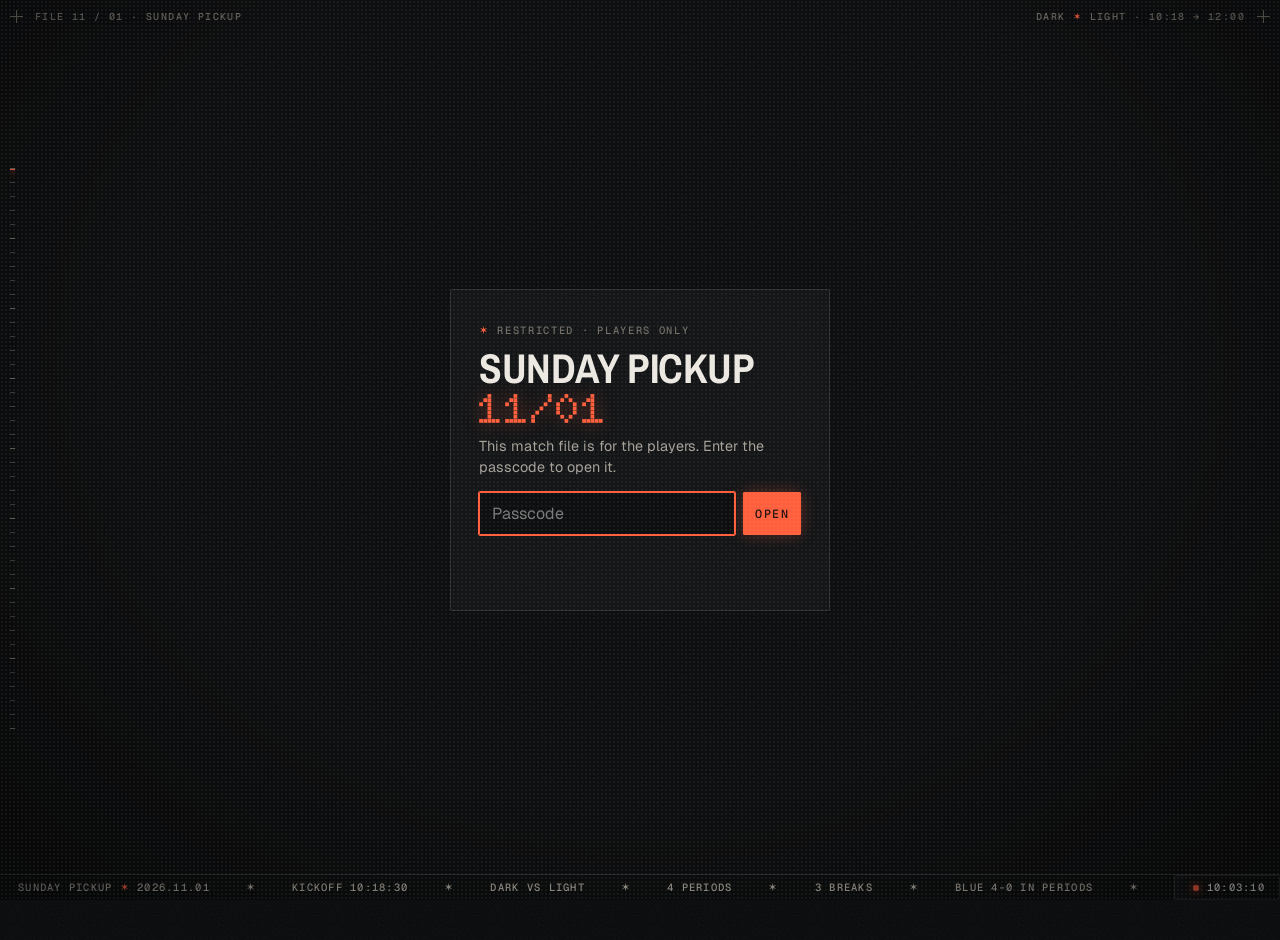
<file: 2026-11-01/index.html>
<!doctype html>
<html lang="en">
<head>
<meta charset="utf-8">
<meta name="viewport" content="width=device-width, initial-scale=1, viewport-fit=cover">
<meta name="description" content="Sunday pickup soccer, 11/01. Passcode required."><meta name="robots" content="noindex,nofollow">
<meta http-equiv="Cache-Control" content="no-cache">
<title>Sunday Pickup 11/01</title>
<!--HUD:START--><link rel="preconnect" href="https://fonts.googleapis.com"><link rel="preconnect" href="https://fonts.gstatic.com" crossorigin><link rel="stylesheet" href="https://fonts.googleapis.com/css2?family=Archivo+Narrow:wght@500;600;700&family=Doto:wght@700;900&family=Geist:wght@400;500;600&family=Geist+Mono:wght@400;500;600&display=swap"><link rel="stylesheet" href="../hud.css?v=3"><!--HUD:END-->
<link rel="stylesheet" href="https://fonts.googleapis.com/css2?family=Barlow+Condensed:wght@500;600;700&family=Source+Sans+3:wght@400;600&family=JetBrains+Mono:wght@400;600&display=swap">
<style>
[hidden]{display:none!important}
html,body{margin:0}
img{max-width:100%}

:root{
  --ground:#F6F7F4; --panel:#FFFFFF; --ink:#17201B; --muted:#5D6B63; --line:#D9DED8;
  --turf:#2F6B45; --turf-ink:#FFFFFF; --turf-soft:#E3EEE6;
  --dark-kit:#2A2F36; --dark-kit-ink:#F1F3F5; --light-kit:#E9ECEF; --light-kit-ink:#1D232A;
  --amber:#B7791F; --amber-soft:#F7ECD9; --red:#B03A2E;
  --display:"Barlow Condensed","Arial Narrow",system-ui,sans-serif;
  --body:"Source Sans 3",system-ui,-apple-system,"Segoe UI",sans-serif;
  --mono:"JetBrains Mono",ui-monospace,Menlo,monospace;
}
@media (prefers-color-scheme: dark){:root:not([data-theme="light"]){
  color-scheme:dark; --ground:#101512; --panel:#172019; --ink:#E6ECE7; --muted:#9AA89F; --line:#2B362F;
  --turf:#4E9A68; --turf-ink:#0D1510; --turf-soft:#1D3325; --dark-kit:#0B0E11; --dark-kit-ink:#E6E9EC;
  --light-kit:#D9DEE3; --light-kit-ink:#12171C; --amber:#E0A441; --amber-soft:#33291A; --red:#E0776B;}}
:root[data-theme="dark"]{
  color-scheme:dark; --ground:#101512; --panel:#172019; --ink:#E6ECE7; --muted:#9AA89F; --line:#2B362F;
  --turf:#4E9A68; --turf-ink:#0D1510; --turf-soft:#1D3325; --dark-kit:#0B0E11; --dark-kit-ink:#E6E9EC;
  --light-kit:#D9DEE3; --light-kit-ink:#12171C; --amber:#E0A441; --amber-soft:#33291A; --red:#E0776B;}
*{box-sizing:border-box}
body{background:var(--ground);color:var(--ink);font:16px/1.45 var(--body);margin:0}
.wrap{max-width:1320px;margin:0 auto;padding-inline:16px;padding-block:20px 60px}
header.top{display:flex;flex-wrap:wrap;align-items:flex-end;justify-content:space-between;gap:12px 24px;border-bottom:2px solid var(--ink);padding-bottom:12px}
h1{font:700 2.4rem/1 var(--display);letter-spacing:.01em;margin:0;text-transform:uppercase}
h1 small{display:block;font:600 .95rem/1.2 var(--body);text-transform:none;color:var(--muted);letter-spacing:0;margin-top:6px}
.meter{min-width:260px;flex:0 1 380px}
.meter .lbl{display:flex;justify-content:space-between;font-size:.85rem;color:var(--muted)}
.meter .lbl b{font:600 1rem var(--mono);color:var(--ink)}
.bar{height:8px;background:var(--line);border-radius:4px;overflow:hidden;margin-top:6px}
.bar i{display:block;height:100%;background:var(--turf);width:0;transition:width .3s}
.note{font-size:.9rem;color:var(--muted);margin:10px 0 0;max-width:70ch}
.status{margin:12px 0 0;padding:8px 12px;border-radius:6px;background:var(--amber-soft);color:var(--ink);font-size:.9rem}
.layout{display:grid;grid-template-columns:minmax(260px,340px) 1fr;gap:28px;margin-top:20px;align-items:start}
@media (max-width:860px){.layout{grid-template-columns:1fr}}
.roster{position:sticky;top:calc(env(safe-area-inset-top,0px) + 12px);max-height:calc(100vh - 24px);overflow:auto;padding-right:4px}
@media (max-width:860px){.roster{position:static;max-height:none}}
.teamhead{display:flex;align-items:center;justify-content:space-between;margin:18px 0 8px;font:600 1.25rem/1 var(--display);text-transform:uppercase;letter-spacing:.04em}
.teamhead:first-child{margin-top:0}
.kit{display:inline-block;padding:2px 8px;border-radius:3px;font:600 .75rem/1.4 var(--body);letter-spacing:.06em;text-transform:uppercase}
.kit.dark{background:var(--dark-kit);color:var(--dark-kit-ink)} .kit.light{background:var(--light-kit);color:var(--light-kit-ink);border:1px solid var(--line)}
.person{display:grid;grid-template-columns:52px 1fr;gap:10px;padding:8px;border:1px solid var(--line);background:var(--panel);border-radius:6px;margin-bottom:6px}
.person.sel{outline:2px solid var(--turf);outline-offset:-1px}
.person img{width:52px;height:78px;object-fit:cover;border-radius:3px;background:var(--line)}
.person .pid{font:600 .8rem var(--mono);color:var(--muted)}
.person input{width:100%;font:600 1.05rem var(--display);letter-spacing:.02em;border:1px solid transparent;border-radius:4px;background:transparent;color:var(--ink);padding:2px 4px;margin-left:-4px}
.person input:hover,.person input:focus{border-color:var(--line);background:var(--ground)}
.person input.num{width:4.5em;font:400 .85rem var(--mono)}
.person .desc{font-size:.78rem;color:var(--muted);line-height:1.3}
.person .row{display:flex;gap:6px;align-items:center;flex-wrap:wrap}
.person button.show{font-size:.75rem}
button{font:600 .85rem var(--body);cursor:pointer;border:1px solid var(--line);background:var(--panel);color:var(--ink);border-radius:5px;padding:5px 10px}
button:hover{border-color:var(--turf)}
button:focus-visible,input:focus-visible,select:focus-visible{outline:2px solid var(--turf);outline-offset:2px}
button.primary{background:var(--turf);border-color:var(--turf);color:var(--turf-ink)}
button[disabled]{opacity:.5;cursor:not-allowed}
.tabs{display:flex;flex-wrap:wrap;gap:6px;align-items:center;margin-bottom:12px}
.tabs button[aria-pressed="true"]{background:var(--ink);color:var(--ground);border-color:var(--ink)}
.tabs .count{font:400 .8rem var(--mono);opacity:.8;margin-left:4px}
.tabs .filterchip{margin-left:auto;font-size:.85rem;color:var(--muted)}
.queue{display:grid;grid-template-columns:repeat(auto-fill,minmax(300px,1fr));gap:12px}
.card{background:var(--panel);border:1px solid var(--line);border-radius:8px;padding:10px;display:flex;flex-direction:column;gap:8px}
.card.done{border-color:var(--turf)}
.card .photos{display:flex;gap:6px}
.card .photos img{height:170px;width:auto;max-width:48%;object-fit:cover;border-radius:4px;background:var(--line)}
.meta{display:flex;flex-wrap:wrap;gap:6px 10px;align-items:center;font-size:.82rem;color:var(--muted)}
.meta .clock{font:600 .85rem var(--mono);color:var(--ink)}
.meta .ball{color:var(--turf);font-weight:600}
.meta .num{font:600 .8rem var(--mono);color:var(--ink);background:var(--turf-soft);padding:1px 6px;border-radius:3px}
.current{font-size:.9rem}
.current .who{font:600 1.1rem var(--display);letter-spacing:.02em}
.current .src{font-size:.75rem;text-transform:uppercase;letter-spacing:.06em;padding:1px 6px;border-radius:3px;margin-left:6px}
.src.auto{background:var(--amber-soft);color:var(--amber)} .src.label{background:var(--turf-soft);color:var(--turf)}
.choices{display:flex;flex-wrap:wrap;gap:4px}
.choices button{padding:3px 6px;display:flex;align-items:center;gap:5px;font-size:.8rem}
.choices button img{width:18px;height:26px;object-fit:cover;border-radius:2px}
.choices button.on{background:var(--turf);color:var(--turf-ink);border-color:var(--turf)}
.choices .alt{color:var(--muted)}
.otherteam{width:100%;font-size:.8rem;color:var(--muted)}
.otherteam summary{cursor:pointer;padding:2px 0}
.otherteam .choices{margin-top:4px}
.actions{display:flex;gap:6px;flex-wrap:wrap}
.empty{padding:30px;text-align:center;color:var(--muted);border:1px dashed var(--line);border-radius:8px}
.more{margin-top:14px;text-align:center}
@media (prefers-reduced-motion: reduce){.bar i{transition:none}}

.nteam{font:700 1.2rem var(--display);text-transform:uppercase;margin:20px 0 10px}
.nb{background:var(--panel);border:1px solid var(--line);border-radius:8px;padding:12px;margin-bottom:12px}
.nb .top{display:flex;flex-wrap:wrap;gap:8px 14px;align-items:center}
.nb input.nm{font:700 1.3rem var(--display);letter-spacing:.02em;border:1px solid var(--line);border-radius:5px;padding:4px 8px;background:var(--ground);color:var(--ink);min-width:0;flex:1 1 200px;max-width:320px}
.nb input.no{font:400 .95rem var(--mono);width:5.5em;border:1px solid var(--line);border-radius:5px;padding:5px 8px;background:var(--ground);color:var(--ink)}
.nb .desc{font-size:.82rem;color:var(--muted)}
.nb select{font:400 .88rem var(--body);padding:5px;border:1px solid var(--line);border-radius:5px;background:var(--panel);color:var(--ink)}
.nb .pics{display:flex;flex-wrap:wrap;gap:6px;margin-top:10px}
.nb .pics button{padding:0;border:2px solid transparent;border-radius:5px;background:none;position:relative}
.nb .pics button:hover{border-color:var(--amber)}
.nb .pics img{height:118px;width:auto;border-radius:3px;display:block}
.nb .pics .ok{position:absolute;right:3px;bottom:3px;background:var(--turf);color:var(--turf-ink);font:600 .65rem var(--body);padding:0 4px;border-radius:3px}
.pick{margin-top:10px;padding:10px;border:1px dashed var(--amber);border-radius:6px;font-size:.9rem}
.pick .choices{margin-top:6px}

.gametext p{max-width:68ch;margin:0 0 10px;font-size:1.02rem}
.reels{display:flex;flex-wrap:wrap;gap:8px;margin:14px 0 6px}
.twocol{display:grid;grid-template-columns:1fr 1fr;gap:14px;margin-top:14px}@media (max-width:640px){.twocol{grid-template-columns:1fr}}
.twocol .tc{background:var(--panel);border:1px solid var(--line);border-radius:8px;padding:10px 12px}
.tc h3{font:700 1.15rem var(--display);text-transform:uppercase;margin:0 0 6px;display:flex;gap:8px;align-items:center}
.tc ul{margin:4px 0 8px;padding-left:18px;font-size:.92rem}.tc .lbl2{font-size:.78rem;text-transform:uppercase;letter-spacing:.06em;color:var(--muted)}
.nums{width:100%;border-collapse:collapse;margin-top:14px;font-size:.92rem}.nums th,.nums td{padding:5px 8px;border-bottom:1px solid var(--line);text-align:left}.nums td{font:600 .95rem var(--mono)}
.pc2{background:var(--panel);border:1px solid var(--line);border-radius:8px;padding:12px;display:grid;grid-template-columns:76px 1fr;gap:12px;margin-bottom:12px}
.pc2 img{width:76px;height:114px;object-fit:cover;border-radius:4px;background:var(--line)}
.pc2 .nm{font:700 1.35rem/1.05 var(--display);letter-spacing:.02em}.pc2 .d{font-size:.8rem;color:var(--muted)}
.pc2 .line{font:400 .82rem var(--mono);color:var(--muted);margin-top:4px}
.pc2 .body{grid-column:1/-1;font-size:.93rem}
.pc2 .body p{margin:0 0 8px}
.pc2 .body .cols{display:grid;grid-template-columns:1fr 1fr;gap:10px}@media (max-width:640px){.pc2 .body .cols{grid-template-columns:1fr}}
.pc2 .body ul{margin:2px 0 0;padding-left:18px}
.plays{list-style:none;padding:0;margin:6px 0 0}.plays li button{width:100%;text-align:left;background:none;border:0;border-top:1px solid var(--line);border-radius:0;padding:6px 2px;font:400 .88rem var(--body);display:flex;gap:8px}
.plays .ck{font:600 .8rem var(--mono);min-width:5.2em}.plays .v{font-size:.72rem;text-transform:uppercase;letter-spacing:.05em;padding:0 5px;border-radius:3px;align-self:center}
.v.good{background:var(--turf-soft);color:var(--turf)}.v.bad{background:var(--amber-soft);color:var(--amber)}
.others summary{cursor:pointer;color:var(--muted);margin:6px 0 10px}

nav.tabs2{display:flex;gap:4px;margin-top:16px;border-bottom:1px solid var(--line);flex-wrap:wrap}
nav.tabs2 button{border:0;border-bottom:3px solid transparent;border-radius:0;background:none;font:600 1.15rem var(--display);text-transform:uppercase;letter-spacing:.04em;padding:8px 14px;color:var(--muted)}
nav.tabs2 button[aria-selected="true"]{color:var(--ink);border-bottom-color:var(--turf)}
.wrap{max-width:1680px!important}
.appgrid{display:grid;grid-template-columns:minmax(340px,1fr) minmax(0,1.6fr);gap:24px;margin-top:18px;align-items:start}
@media (min-width:981px){.stage .plist{max-height:24vh}}
@media (max-width:980px){.appgrid{grid-template-columns:1fr}.appgrid .stage{order:-1}}
.stage{position:sticky;top:calc(env(safe-area-inset-top,0px) + 10px);background:var(--panel);border:1px solid var(--line);border-radius:8px;padding:10px}
@media (max-width:980px){.stage{position:static}}
.vbox{position:relative;width:100%;aspect-ratio:16/9;background:#000;border-radius:5px;overflow:hidden;max-width:100%}
.vbox video,.vbox canvas{position:absolute;inset:0;width:100%;height:100%}
.vbox canvas{pointer-events:none}
.bigplay{position:absolute;left:50%;top:50%;transform:translate(-50%,-50%);width:clamp(56px,9vw,88px);height:clamp(56px,9vw,88px);border-radius:50%;border:0;padding:clamp(12px,2vw,20px);background:rgba(10,12,11,.62);color:#fff;fill:#fff;cursor:pointer;box-shadow:0 4px 20px rgba(0,0,0,.35);transition:opacity .25s,transform .15s;z-index:2}
.bigplay:hover{background:rgba(10,12,11,.8);transform:translate(-50%,-50%) scale(1.06)}
.bigplay .ic-pause{display:none}
.vbox.playing .bigplay{opacity:0}.vbox.playing:hover .bigplay{opacity:.85}
.vbox.playing .bigplay .ic-play{display:none}.vbox.playing .bigplay .ic-pause{display:inline}
.vbox video{cursor:pointer}
.vbox .sub{position:absolute;left:50%;bottom:6%;transform:translateX(-50%);max-width:92%;display:flex;flex-direction:column;align-items:center;gap:4px;pointer-events:none}
.vbox .sub .ln{text-align:center;background:rgba(10,12,11,.74);color:#fff;border-radius:6px;padding:3px 12px;font:600 clamp(12px,1.9vw,21px)/1.3 var(--body)}
.vbox .sub .ln.weak{background:rgba(10,12,11,.55);color:#e4e9e5;font-weight:500}
.tlist button.weak{color:var(--muted)}
.vbox .sub .en{display:block;font-weight:400;font-size:.8em;color:#d9e2dc}
.vbox:fullscreen,.vbox.fsfallback{aspect-ratio:auto;border-radius:0;background:#000}
.vbox:fullscreen video,.vbox.fsfallback video{object-fit:contain}
.vbox.fsfallback{position:fixed;inset:0;z-index:50;width:100vw;height:100vh;max-width:none}
.seekwrap{position:relative;margin-top:8px}.seekwrap input{width:100%;margin:0;accent-color:var(--turf)}
.seekbreaks{position:absolute;left:0;right:0;top:50%;height:10px;transform:translateY(-50%);pointer-events:none}.seekbreaks span{position:absolute;top:0;bottom:0;background:var(--amber);opacity:.5;border-radius:2px}
.seekrow{display:flex;justify-content:space-between;font:400 .78rem var(--mono);color:var(--muted)}
.trans{margin-top:10px;border-top:1px solid var(--line);padding-top:6px}.trans summary{cursor:pointer;font:700 1.05rem var(--display);text-transform:uppercase;letter-spacing:.03em}
.trans #tcount{font:400 .8rem var(--mono);color:var(--muted);text-transform:none}.trans .hint{font:400 .78rem var(--body);color:var(--muted);text-transform:none;letter-spacing:0}
#tsearch{width:100%;margin-top:6px;padding:6px 10px;border:1px solid var(--line);border-radius:6px;background:var(--panel);color:var(--ink);font:400 .9rem var(--body)}
.hdlink{display:inline-flex;align-items:center;padding:4px 10px;border:1px solid var(--line);border-radius:6px;font:600 .85rem var(--body);color:var(--ink);text-decoration:none}
.tlist{list-style:none;margin:6px 0 0;padding:0;max-height:26vh;overflow:auto}
.tlist button{width:100%;text-align:left;border:0;border-bottom:1px solid var(--line);border-radius:0;background:none;padding:5px 4px;font:400 .86rem var(--body);display:flex;gap:8px}
.tlist button.on{background:var(--turf-soft)}.tlist .ck{font:600 .78rem var(--mono);min-width:5.2em;color:var(--muted)}
.ytbig{position:absolute;left:50%;top:50%;transform:translate(-50%,-50%);background:#c4302b;color:#fff;font:700 clamp(15px,2vw,22px)/1.2 var(--body);padding:14px 22px;border-radius:10px;text-decoration:none;box-shadow:0 4px 18px rgba(0,0,0,.4);white-space:nowrap}
.ytbig:hover{background:#a82520}
body.pub .ctrl,body.pub .seekrow span:last-child{display:none}
.plist li a,.tlist a{display:flex;gap:8px;padding:6px 4px;border-bottom:1px solid var(--line);color:var(--ink);text-decoration:none;font:400 .88rem var(--body)}
.plist li a.on{background:var(--turf-soft)}.tlist a.weak{color:var(--muted)}.plist li a:hover,.tlist a:hover{background:var(--turf-soft)}
.awards{display:grid;grid-template-columns:repeat(auto-fill,minmax(260px,1fr));gap:12px;margin:10px 0 18px}
.aw{background:var(--panel);border:1px solid var(--line);border-radius:8px;padding:10px;display:grid;grid-template-columns:62px 1fr;gap:10px;align-items:start}
.aw img{width:62px;height:94px;object-fit:cover;border-radius:4px;background:var(--line)}.awi{width:62px;height:62px;display:grid;place-items:center;font:700 1rem var(--display);color:var(--turf);background:var(--turf-soft);border-radius:8px}
.awt{font:700 1.05rem/1.1 var(--display);text-transform:uppercase;letter-spacing:.03em;color:var(--turf)}.awn{font:700 1.1rem var(--display);margin:2px 0}
.aw p{margin:4px 0 6px;font-size:.88rem}.aw button{font-size:.82rem}
.qabox{background:var(--panel);border:1px solid var(--line);border-radius:10px;padding:14px;margin-bottom:22px}
#qaform{display:flex;gap:8px}#qain{flex:1;min-width:0;padding:9px 12px;border:1px solid var(--line);border-radius:6px;background:var(--ground);color:var(--ink);font:400 1rem var(--body)}
.qachips{display:flex;flex-wrap:wrap;gap:6px;margin-top:8px}.qachips button{font-size:.82rem;padding:4px 10px;border-radius:999px}
.qa{border-top:1px solid var(--line);margin-top:12px;padding-top:10px}.qq{font-weight:600;margin-bottom:4px}.qa-a{font-size:.95rem;line-height:1.5}
.tjump{font:600 .85rem var(--mono);padding:0 5px;border-radius:4px;border:1px solid var(--turf);color:var(--turf);background:var(--turf-soft);cursor:pointer}
.vbar{position:absolute;left:0;right:0;bottom:0;z-index:3;padding:18px 10px 6px;background:linear-gradient(transparent,rgba(0,0,0,.72));opacity:0;transition:opacity .25s;color:#fff}
.vbox:hover .vbar,.vbox:not(.playing) .vbar,.vbox.show .vbar,.vbox:focus-within .vbar{opacity:1}
.vbar .seekwrap{margin:0 2px 2px}.vbar .seekwrap input{accent-color:#6FD08C}
.vrow{display:flex;align-items:center;gap:2px}.vsp{flex:1}
.vb{background:none;border:0;color:#fff;fill:#fff;width:38px;height:36px;padding:6px;border-radius:6px;cursor:pointer;display:inline-flex;align-items:center;justify-content:center;text-decoration:none}
.vb:hover{background:rgba(255,255,255,.16)}.vb svg{width:24px;height:24px;fill:currentColor}.vb text{fill:currentColor}
.vtxt{width:auto;min-width:38px;font:700 .85rem var(--body);color:#fff}
.vtime{font:600 .8rem var(--mono);color:#fff;margin-left:6px;white-space:nowrap}
.vplay .ic-pause{display:none}.vbox.playing .vplay .ic-play{display:none}.vbox.playing .vplay .ic-pause{display:inline}
#mute .ic-off{display:none}.vbox.muted #mute .ic-on{display:none}.vbox.muted #mute .ic-off{display:inline}
.vbox.subsoff #subbtn{opacity:.45}
.vbox .sub{bottom:64px!important}
@media (max-width:560px){.vb{width:32px;padding:4px}.vtime{display:none}}
.cap{margin-top:8px;display:flex;flex-direction:column;gap:2px}
.cap b{font:700 1.2rem/1.1 var(--display);letter-spacing:.02em}.cap span{font-size:.85rem;color:var(--muted)}
.ctrl{display:flex;flex-wrap:wrap;gap:6px;margin-top:8px;align-items:center}.ctrl .sp{flex:1}
.plist{list-style:none;margin:10px 0 0;padding:0;max-height:34vh;overflow:auto;border-top:1px solid var(--line)}
.plist li button{width:100%;text-align:left;border:0;border-bottom:1px solid var(--line);border-radius:0;background:none;padding:6px 4px;font:400 .88rem var(--body);display:flex;gap:8px}
.plist li button.on{background:var(--turf-soft)}.plist .ck{font:600 .8rem var(--mono);min-width:5.2em}
.fix{margin-top:8px;padding:8px;border:1px dashed var(--line);border-radius:6px;font-size:.88rem}
.fix .choices{margin-top:6px}
.pcards{display:grid;grid-template-columns:repeat(auto-fill,minmax(250px,1fr));gap:12px}
.pcard{background:var(--panel);border:1px solid var(--line);border-radius:8px;padding:10px;display:grid;grid-template-columns:64px 1fr;gap:10px;align-content:start}
.pcard img{width:64px;height:96px;object-fit:cover;border-radius:4px;background:var(--line)}
.pcard .nm{font:700 1.3rem/1 var(--display);letter-spacing:.02em}
.pcard .d{font-size:.78rem;color:var(--muted);line-height:1.3;margin-top:3px}
.pcard dl{grid-column:1/-1;display:grid;grid-template-columns:1fr auto;margin:0;font-size:.86rem}
.pcard dt{color:var(--muted);padding:2px 0}.pcard dd{margin:0;text-align:right}
button.n{font:600 .95rem var(--mono);border:1px solid transparent;background:none;color:var(--turf);padding:1px 6px}
button.n:hover{border-color:var(--turf)}button.n[disabled]{color:var(--muted);border-color:transparent;cursor:default}
.pcard .reelbtn{grid-column:1/-1}
.teamtbl{overflow-x:auto}.teamtbl table{border-collapse:collapse;background:var(--panel);min-width:420px}
.teamtbl th,.teamtbl td{border-bottom:1px solid var(--line);padding:6px 10px;text-align:left}.teamtbl td{font-variant-numeric:tabular-nums}
.pill{font-size:.72rem;text-transform:uppercase;letter-spacing:.06em;padding:1px 6px;border-radius:3px;background:var(--amber-soft);color:var(--amber)}
.pill.ok{background:var(--turf-soft);color:var(--turf)}
h2.sec{font:700 1.5rem/1 var(--display);text-transform:uppercase;margin:4px 0 12px}
.layout2{display:grid;grid-template-columns:minmax(230px,290px) 1fr;gap:20px;align-items:start}@media (max-width:1200px){.layout2{grid-template-columns:1fr}.layout2 .roster{position:static;max-height:none}}
.lockgate{min-height:100vh;display:grid;place-items:center;padding:16px;background:var(--ground)}
.lockcard{background:var(--panel);border:1px solid var(--line);border-radius:12px;padding:28px 24px;max-width:380px;width:100%;text-align:center}
.lockcard h1{font:700 2rem var(--display);text-transform:uppercase;margin:0 0 8px}.lockcard p{color:var(--muted);margin:0 0 14px}
#lockform{display:flex;gap:8px}#lockin{flex:1;min-width:0;padding:10px 12px;border:1px solid var(--line);border-radius:6px;font:400 1rem var(--body);background:var(--ground);color:var(--ink)}
.lockmsg{min-height:1.2em;margin-top:10px!important;color:var(--amber)!important}
</style>
<!--HUD:START--><style>
/* page tokens mapped onto the HUD palette (wins over the light/dark blocks above) */
:root{--ground:var(--h-bg)!important;--panel:var(--h-panel)!important;--ink:var(--h-ink)!important;--muted:var(--h-ink2)!important;--line:var(--h-line)!important;
  --turf:var(--h-coral)!important;--turf-ink:#160604!important;--turf-soft:var(--h-coral-soft)!important;
  --dark-kit:#1d3474!important;--dark-kit-ink:#eaf0ff!important;--light-kit:#ece8e1!important;--light-kit-ink:#0b0c0d!important;
  --amber:var(--h-amber)!important;--amber-soft:rgba(255,179,71,.12)!important;--red:var(--h-red)!important;
  --display:var(--h-disp)!important;--body:var(--h-sans)!important;--mono:var(--h-mono)!important;color-scheme:dark}
body{font-size:15.5px;padding-bottom:40px}
.appgrid>*{min-width:0}
.nums{table-layout:fixed;overflow-wrap:anywhere}.nums th:first-child,.nums td:first-child{width:34%}
@media (max-width:560px){.nums th,.nums td{padding:5px 4px!important;font-size:.82rem}h1{font-size:2.6rem!important}.hud-date{font-size:2.6rem!important}}
.wrap{padding-inline:clamp(16px,3.2vw,44px)!important;padding-block:34px 70px!important}
/* header */
header.top{border-bottom:1px solid var(--h-line)!important;padding-bottom:18px!important;align-items:end!important;position:relative}
header.top::after{content:"";position:absolute;left:0;bottom:-1px;width:120px;height:1px;background:var(--h-coral);box-shadow:0 0 10px var(--h-coral)}
.hud-hero{display:flex;flex-direction:column;gap:10px}
.hud-hero .row{display:flex;align-items:center;gap:12px;flex-wrap:wrap}
h1{font:700 clamp(2.4rem,6vw,4.6rem)/.9 var(--h-disp)!important;letter-spacing:-.01em!important;text-transform:uppercase}
h1 small{font:500 .78rem/1.3 var(--h-mono)!important;letter-spacing:.14em!important;text-transform:uppercase!important;color:var(--h-ink2)!important;margin-top:12px!important}
.hud-date{font:900 clamp(2.4rem,6vw,4.6rem)/.9 var(--h-dot);color:var(--h-coral);text-shadow:0 0 18px rgba(255,90,54,.45);letter-spacing:.02em}
.hud-var{display:grid;grid-template-columns:auto 1fr;gap:4px 16px;align-items:center;text-decoration:none;color:var(--h-ink);padding:14px 16px;min-width:min(100%,340px);max-width:420px;transition:border-color .2s,background .2s}
.hud-var:hover{border-color:var(--h-coral)!important;background:#120c0a!important}
.hud-var .k{grid-column:1/-1}
.hud-var .big{font:900 2rem/1 var(--h-dot);color:var(--h-coral);text-shadow:0 0 12px rgba(255,90,54,.5)}
.hud-var .t{font:600 1.15rem/1.1 var(--h-disp);text-transform:uppercase;letter-spacing:.02em}
.hud-var .t small{display:block;font:400 .72rem/1.4 var(--h-mono);letter-spacing:.1em;color:var(--h-ink2);margin-top:3px}
.hud-var .go{grid-column:1/-1;font:500 .7rem var(--h-mono);letter-spacing:.16em;color:var(--h-coral);text-transform:uppercase}
/* section heads and tabs */
h2.sec,.nteam{font:600 1.6rem/1 var(--h-disp)!important;letter-spacing:.02em!important;display:flex;align-items:center;gap:10px}
h2.sec::before{content:"";width:.8em;height:.8em;background:var(--h-coral);flex:none;
  -webkit-mask:url("data:image/svg+xml,%3Csvg xmlns='http://www.w3.org/2000/svg' viewBox='0 0 24 24'%3E%3Cpath d='M12 0l2.2 8.1L21 3l-4.6 7.1L24 12l-7.6 1.9L21 21l-6.8-5.1L12 24l-2.2-8.1L3 21l4.6-7.1L0 12l7.6-1.9L3 3l6.8 5.1z'/%3E%3C/svg%3E") center/contain no-repeat;
          mask:url("data:image/svg+xml,%3Csvg xmlns='http://www.w3.org/2000/svg' viewBox='0 0 24 24'%3E%3Cpath d='M12 0l2.2 8.1L21 3l-4.6 7.1L24 12l-7.6 1.9L21 21l-6.8-5.1L12 24l-2.2-8.1L3 21l4.6-7.1L0 12l7.6-1.9L3 3l6.8 5.1z'/%3E%3C/svg%3E") center/contain no-repeat}
nav.tabs2{counter-reset:hudtab;border-bottom:1px solid var(--h-line)!important;gap:0!important}
nav.tabs2 button{counter-increment:hudtab;font:500 .8rem var(--h-mono)!important;letter-spacing:.16em!important;padding:12px 16px!important;border-bottom:2px solid transparent!important;color:var(--h-ink3)!important}
nav.tabs2 button::before{content:counter(hudtab,decimal-leading-zero) " / ";color:var(--h-ink3)}
nav.tabs2 button[aria-selected="true"]{color:var(--h-ink)!important;border-bottom-color:var(--h-coral)!important}
nav.tabs2 button[aria-selected="true"]::before{color:var(--h-coral)}
/* panels */
.qabox,.stage,.aw,.pcard,.pc2,.tc,.twocol .tc,.card,.nb,.lockcard,.teamtbl table{background-color:var(--h-panel)!important;border:1px solid var(--h-line)!important;border-radius:2px!important}
.qabox,.stage,.aw,.pcard,.pc2,.lockcard{background-image:
  linear-gradient(var(--h-ink3),var(--h-ink3)),linear-gradient(var(--h-ink3),var(--h-ink3)),linear-gradient(var(--h-ink3),var(--h-ink3)),linear-gradient(var(--h-ink3),var(--h-ink3)),
  linear-gradient(var(--h-ink3),var(--h-ink3)),linear-gradient(var(--h-ink3),var(--h-ink3)),linear-gradient(var(--h-ink3),var(--h-ink3)),linear-gradient(var(--h-ink3),var(--h-ink3))!important;
  background-repeat:no-repeat!important;background-size:9px 1px,1px 9px,9px 1px,1px 9px,9px 1px,1px 9px,9px 1px,1px 9px!important;
  background-position:left -1px top -1px,left -1px top -1px,right -1px top -1px,right -1px top -1px,left -1px bottom -1px,left -1px bottom -1px,right -1px bottom -1px,right -1px bottom -1px!important}
.stage{padding:12px!important}
.aw:hover,.pcard:hover,.pc2:hover{border-color:var(--h-line2)!important}
.awt{font:500 .72rem/1.3 var(--h-mono)!important;letter-spacing:.16em!important;color:var(--h-coral)!important}
.awn,.pcard .nm,.pc2 .nm,.cap b,.current .who{font-family:var(--h-disp)!important;font-weight:600!important;letter-spacing:.01em!important;text-transform:uppercase}
.awi{background:var(--h-coral-soft)!important;color:var(--h-coral)!important;border-radius:2px!important;font-family:var(--h-dot)!important;font-weight:900!important}
img{filter:saturate(.88) contrast(1.06)}
.aw img,.pcard img,.pc2 img,.person img{border-radius:1px!important;outline:1px solid var(--h-line);outline-offset:2px}
.tc h3{font:600 1.25rem var(--h-disp)!important}
.tc .lbl2,.pc2 .d,.pcard .d,.note,.cap span{color:var(--h-ink2)!important}
.pc2 .line,.meta,.seekrow,.tlist .ck,.plist .ck,.plays .ck{font-family:var(--h-mono)!important;letter-spacing:.04em}
.pcard dl{font:400 .8rem var(--h-mono);letter-spacing:.03em}
.pcard dt{text-transform:uppercase;letter-spacing:.1em;font-size:.68rem;align-self:center}
.nums td,.teamtbl td{font-family:var(--h-mono)!important}
.nums th,.teamtbl th{font:500 .68rem var(--h-mono);letter-spacing:.14em;text-transform:uppercase;color:var(--h-ink3)}
.kit{border-radius:1px!important;font:500 .66rem/1.5 var(--h-mono)!important;letter-spacing:.14em!important}
.pill,.v.good,.v.bad,.src{border-radius:1px!important;font-family:var(--h-mono)!important;letter-spacing:.12em!important}
/* buttons and inputs */
button{font:500 .74rem var(--h-mono)!important;letter-spacing:.12em!important;text-transform:uppercase;border-radius:1px!important;border-color:var(--h-line2)!important;background:transparent!important;color:var(--h-ink)!important;padding:7px 11px!important}
button:hover{border-color:var(--h-coral)!important;color:#fff!important}
button.primary,.choices button.on{background:var(--h-coral)!important;border-color:var(--h-coral)!important;color:#160604!important;box-shadow:0 0 16px rgba(255,90,54,.3)}
button.n{color:var(--h-coral)!important;border-color:transparent!important;letter-spacing:.02em!important}
.tabs button[aria-pressed="true"]{background:var(--h-ink)!important;color:var(--h-bg)!important}
.qachips button{border-radius:1px!important}
#qain,#tsearch,#lockin,.nb input.nm,.nb input.no,.nb select{background:var(--h-bg)!important;border:1px solid var(--h-line2)!important;border-radius:1px!important;color:var(--h-ink)!important;font-family:var(--h-sans)}
#qain:focus,#tsearch:focus,#lockin:focus{outline:1px solid var(--h-coral)!important;outline-offset:0!important;border-color:var(--h-coral)!important}
.tjump{border-radius:1px!important;font-family:var(--h-mono)!important;border-color:rgba(255,90,54,.6)!important}
/* lists */
.plist li button,.tlist button,.plays li button,.plist li a,.tlist a{text-transform:none!important;letter-spacing:0!important;font:400 .86rem var(--h-sans)!important;border-color:var(--h-line)!important;padding:7px 4px!important}
.plist li button.on,.tlist button.on,.plist li a.on{background:var(--h-coral-soft)!important;box-shadow:inset 2px 0 0 var(--h-coral)}
.trans summary{font:600 1.1rem var(--h-disp)!important}
/* video: crop marks + segmented seek bar */
.vbox{border-radius:1px!important;box-shadow:0 0 0 1px var(--h-line2),0 30px 80px -30px rgba(255,90,54,.18)}
.vbox::after{content:"";position:absolute;inset:8px;pointer-events:none;z-index:2;background-image:
  linear-gradient(#fff,#fff),linear-gradient(#fff,#fff),linear-gradient(#fff,#fff),linear-gradient(#fff,#fff),linear-gradient(#fff,#fff),linear-gradient(#fff,#fff),linear-gradient(#fff,#fff),linear-gradient(#fff,#fff);
  background-repeat:no-repeat;background-size:14px 1px,1px 14px,14px 1px,1px 14px,14px 1px,1px 14px,14px 1px,1px 14px;
  background-position:left top,left top,right top,right top,left bottom,left bottom,right bottom,right bottom;opacity:.55}
.vbox .bigplay{border-radius:50%!important;padding:clamp(12px,2vw,20px)!important;background:rgba(6,7,8,.55)!important;border:1px solid rgba(255,255,255,.35)!important;box-shadow:0 0 0 6px rgba(255,255,255,.06),0 0 30px rgba(255,90,54,.25)!important}
.vbar button,.vbar .vb{background:none!important;border:0!important;padding:6px!important;letter-spacing:0!important}
.vtime{font-family:var(--h-mono)!important;letter-spacing:.08em}
.vbox .sub .ln{border-radius:1px!important;background:rgba(6,7,8,.72)!important;font-family:var(--h-sans)!important}
input[type=range]#seek{-webkit-appearance:none;appearance:none;height:16px;background:transparent}
#seek::-webkit-slider-runnable-track{height:8px;background:repeating-linear-gradient(90deg,rgba(255,255,255,.28) 0 5px,transparent 5px 7px)}
#seek::-moz-range-track{height:8px;background:repeating-linear-gradient(90deg,rgba(255,255,255,.28) 0 5px,transparent 5px 7px)}
#seek::-webkit-slider-thumb{-webkit-appearance:none;width:3px;height:16px;margin-top:-4px;background:var(--h-coral);box-shadow:0 0 10px var(--h-coral);border:0}
#seek::-moz-range-thumb{width:3px;height:16px;background:var(--h-coral);border:0;border-radius:0;box-shadow:0 0 10px var(--h-coral)}
.seekbreaks span{background:var(--h-amber)!important;opacity:.7!important;border-radius:0!important}
/* status + lock screen */
.status{background:var(--h-panel2)!important;border:1px solid var(--h-line)!important;border-radius:1px!important;font-family:var(--h-mono);font-size:.8rem!important;letter-spacing:.06em}
.lockgate{background:transparent!important}
.lockcard{padding:34px 28px!important;text-align:left!important}
.lockcard h1{font:700 2.6rem/.95 var(--h-disp)!important}
.lockcard p{color:var(--h-ink2)!important;font-size:.9rem}
.qa{border-color:var(--h-line)!important}
</style><!--HUD:END-->

<style id="idlefix">
.vbox.playing:hover .bigplay{opacity:0!important}
.vbox.playing.show .bigplay{opacity:.85!important}
.vbox:hover .vbar{opacity:0}
.vbox:not(.playing) .vbar,.vbox.show .vbar,.vbox:focus-within.show .vbar{opacity:1}
.vbox.playing.idle,.vbox.playing.idle video{cursor:none}
.vbox.playing.idle .vbar,.vbox.playing.idle .bigplay{opacity:0!important}
</style>
<style id="mvcss">
.mvbox{padding:16px 16px 14px;margin-bottom:22px}
.mvbox .row{display:flex;justify-content:space-between;align-items:baseline;gap:10px;flex-wrap:wrap;margin-bottom:10px}
.mvbox h2{margin:0}
.mvbox video{width:100%;aspect-ratio:16/9;background:#000;border-radius:1px;display:block;box-shadow:0 0 0 1px var(--h-line2),0 24px 60px -30px rgba(255,90,54,.35)}
.mvbox p{margin:10px 0 0;font-size:.86rem;color:var(--h-ink2)}
</style>
</head>
<body>
<!--HUD:START--><div class="hud-screen" aria-hidden="true"></div>
<div class="hud-frame" aria-hidden="true"><span class="cm tl"></span><span class="cm tr"></span><span class="cm bl"></span><span class="cm br"></span>
<span class="lab l1">File 11 / 01 · Sunday pickup</span><span class="lab l2">Dark <i>✶</i> Light · 10:18 → 12:00</span>
<div class="hud-ruler"><b style="top:0">000</b><b style="top:25%">025</b><b style="top:50%">050</b><b style="top:75%">075</b><span class="mk" id="hudmk" style="top:0"></span></div></div>
<div class="hud-ticker" aria-hidden="true"><div class="run" id="hudrun"></div><div class="tc" id="hudtc">10:03:10</div></div><!--HUD:END-->
<div id="lockgate" class="lockgate" hidden><div class="lockcard"><div class="hud-kicker" style="margin-bottom:12px"><b>✶</b> Restricted · players only</div><h1>Sunday Pickup <span class="hud-date" style="font-size:1em">11/01</span></h1><p>This match file is for the players. Enter the passcode to open it.</p>
<form id="lockform"><input id="lockin" type="password" placeholder="Passcode" aria-label="Passcode" autocomplete="current-password"><button class="primary" type="submit">Open</button></form><p id="lockmsg" class="lockmsg"></p></div></div>
<div class="wrap">
  <header class="top"><!--HUD:START--><div class="hud-hero"><div class="hud-kicker"><b>✶</b> Sunday pickup · match file · dark vs light</div>
    <div class="row"><h1>Match File <span class="hud-date">11/01</span><small id="sub">Pickup game, dark vs light</small></h1></div></div>
    <a class="hud-var hud-panel hud-corners" href="../"><span class="k hud-kicker"><b>Archive</b> · all games</span><span class="big">←</span><span class="t">Sunday Pickup<small>Other games, replays and uploads</small></span><span class="go">Back to the archive →</span></a><!--HUD:END--></header>
  <p class="status" id="status" hidden></p>
  <div class="appgrid">
    <main>
      <section id="mvbox" class="mvbox hud-panel hud-corners">
        <div class="row"><h2 class="sec">Match MV</h2><span class="hud-kicker"><b>✶</b> 1:52 · one song · every cut on the beat</span></div>
        <video controls playsinline preload="none" poster="https://storage.komos.ai/storage/v1/object/public/sunday_pickup_game/2026-11-01/mtv_poster.jpg" src="https://storage.komos.ai/storage/v1/object/public/sunday_pickup_game/2026-11-01/mtv.mp4"></video>
        <p>A song made from today's sideline lines, cut to the beat with the day's footage. Nicknames appear when they are sung.</p>
      </section>
      <section id="qa" class="qabox" hidden>
        <h2 class="sec">Ask about the game</h2>
        <p class="note" style="margin-top:0">Ask anything, in English or Chinese. An AI answers from the stats, player notes and the full sideline transcript. Tap a time in an answer to watch it.</p>
        <form id="qaform"><input id="qain" maxlength="300" placeholder="e.g. 白队到底输了几个？ Who is Doorstep Delivery?" aria-label="Your question" autocomplete="off"><button id="qago" class="primary" type="submit">Ask</button></form>
        <div class="qachips"><button type="button" data-qs="赛前有人说“上周白色被暴打，这周白色要赢了”，结果怎么样？">白队说要赢，结果呢？</button><button type="button" data-qs="赛后大家一直在说“美津浓”，这是在说什么？">“美津浓”是什么梗？</button><button type="button" data-qs="今天的“重在参与”类奖项给了谁，为什么？">重在参与奖</button><button type="button" data-qs="Who is Doorstep Delivery and why that nickname?">Doorstep Delivery?</button><button type="button" data-qs="Blue won all four periods. What did they do better?">Blue won every period. How?</button></div>
        <div id="qaout"></div>
      </section>
      <section id="v-game"></section>
      <section id="v-players"></section>
      <section id="v-sheet" hidden>
        <h2 class="sec" style="margin-top:28px">Name the players</h2>
        <p class="note">Each block is one person, with photos the computer thinks are them. Type their name. If a photo is someone else, tap it and pick who it is. If two blocks are the same person, use "Same person as".</p>
        <div id="namer"></div>
      </section>
      <p style="margin-top:32px"><button id="togglesheet" class="primary">Name the players</button></p>
    </main>
    <aside class="stage" aria-label="Video">
      <div class="vbox" id="vbox"><video id="vid" playsinline preload="metadata"></video><canvas id="ov"></canvas><button id="bigplay" class="bigplay" aria-label="Play"><svg viewBox="0 0 24 24" width="100%" height="100%" aria-hidden="true"><path class="ic-play" d="M8 5.5v13l11-6.5z"/><g class="ic-pause"><rect x="6.5" y="5" width="4" height="14" rx="1"/><rect x="13.5" y="5" width="4" height="14" rx="1"/></g></svg></button><div class="sub" id="subline" hidden></div><div class="vbar" id="vbar"><div class="seekwrap"><div id="seekbreaks" class="seekbreaks" aria-hidden="true"></div><input type="range" id="seek" min="0" max="7044" step="1" value="0" aria-label="Game time"></div><div class="vrow"><button id="prev" class="vb" title="Previous clip" aria-label="Previous clip"><svg viewBox="0 0 24 24" aria-hidden="true"><path d="M6 6h2v12H6zm3.5 6 8.5 6V6z"/></svg></button><button id="back10" class="vb" title="Back 10 seconds (left arrow)" aria-label="Back 10 seconds"><svg viewBox="0 0 24 24" aria-hidden="true"><path d="M12 5V2L7 6l5 4V7a6 6 0 1 1-6 6H4a8 8 0 1 0 8-8z"/><text x="12" y="15.6" font-size="6.4" font-weight="700" text-anchor="middle">10</text></svg></button><button id="play" class="vb vplay" title="Play or pause (space)" aria-label="Play or pause"><svg viewBox="0 0 24 24" aria-hidden="true"><path class="ic-play" d="M8 5.5v13l11-6.5z"/><g class="ic-pause"><rect x="6.5" y="5" width="4" height="14" rx="1"/><rect x="13.5" y="5" width="4" height="14" rx="1"/></g></svg></button><button id="fwd10" class="vb" title="Forward 10 seconds (right arrow)" aria-label="Forward 10 seconds"><svg viewBox="0 0 24 24" aria-hidden="true"><path d="M12 5V2l5 4-5 4V7a6 6 0 1 0 6 6h2a8 8 0 1 1-8-8z"/><text x="12" y="15.6" font-size="6.4" font-weight="700" text-anchor="middle">10</text></svg></button><button id="next" class="vb" title="Next clip" aria-label="Next clip"><svg viewBox="0 0 24 24" aria-hidden="true"><path d="M16 6h2v12h-2zM6 18l8.5-6L6 6z"/></svg></button><span id="seekt" class="vtime">10:03:10</span><span class="vsp"></span><button id="speed" class="vb vtxt" title="Playback speed">1×</button><button id="mute" class="vb" title="Sound on or off (m)" aria-label="Sound on or off"><svg viewBox="0 0 24 24" aria-hidden="true"><path d="M3 10v4h4l5 5V5L7 10H3z"/><path class="ic-on" d="M16.5 12A4.5 4.5 0 0 0 14 8v8a4.5 4.5 0 0 0 2.5-4zM14 3.2v2.1a7 7 0 0 1 0 13.4v2.1a9 9 0 0 0 0-17.6z"/><path class="ic-off" d="M16.3 9.2 15 10.5 16.5 12 15 13.5l1.3 1.3 1.5-1.5 1.5 1.5 1.3-1.3-1.5-1.5 1.5-1.5-1.3-1.3-1.5 1.5z"/></svg></button><button id="subbtn" class="vb" title="Subtitles on or off (c)" aria-label="Subtitles on or off" aria-pressed="true"><svg viewBox="0 0 24 24" aria-hidden="true"><rect x="2.5" y="5" width="19" height="14" rx="2.5" fill="none" stroke="currentColor" stroke-width="2"/><text x="12" y="15" font-size="7" font-weight="800" text-anchor="middle">CC</text></svg></button><a id="hd" class="vb vtxt" hidden target="_blank" rel="noopener" href="#" title="Open this moment in full quality in a new tab">HD</a><button id="fs" class="vb" title="Full screen (f)" aria-label="Full screen"><svg viewBox="0 0 24 24" aria-hidden="true"><path d="M7 14H5v5h5v-2H7v-3zm-2-4h2V7h3V5H5v5zm12 7h-3v2h5v-5h-2v3zM14 5v2h3v3h2V5h-5z"/></svg></button></div></div></div>
      <div class="cap"><b id="capt">Press a reel or a play to watch</b><span id="caps">The outline marks the player the caption is about.</span></div>
      <div class="ctrl"><button id="fixname" hidden>Wrong name?</button><button id="fixwho" hidden>Wrong player outlined?</button></div>
      <div class="fix" id="fixpanel" hidden></div>
      <ul class="plist" id="plist"></ul>
      <details class="trans" open><summary>What they said <span id="tcount"></span> <span class="hint">subtitles from the sideline audio (AI transcription, Qwen3.8 Omni Flash), tap a line to jump there.</span></summary><input id="tsearch" type="search" placeholder="Search what they said, e.g. 好球, goal, 老谢" aria-label="Search the transcript"><ul class="tlist" id="tlist"></ul></details>
    </aside>
  </div>
</div>
<script>
(function(){
const S = {D:null, roster:{}, labels:{}, flags:{}, db:null, canWrite:false, view:'players', tab:'ball', person:null, limit:60,
           list:[], idx:-1, seg:-1, playing:false};
const $ = s => document.querySelector(s);
const esc = s => String(s ?? '').replace(/[&<>"]/g, c => ({'&':'&amp;','<':'&lt;','>':'&gt;','"':'&quot;'}[c]));
function setStatus(m){ const el=$('#status'); el.hidden=!m; if(m) el.textContent=m; }

/* ---------- identity ---------- */
const chainOf = {};
function personOf(cid){
  if(!cid) return null;
  const l=S.labels[cid];
  if(l) return (l.pid==='none'||l.pid==='unsure')?null:l.pid;
  const c=chainOf[cid]; return c ? (c.proposal||null) : null;
}
function isConfirmed(cid){ const l=S.labels[cid]; return !!(l && l.pid!=='none' && l.pid!=='unsure'); }
function nameOf(pid){
  if(!pid) return 'Unknown player';
  if(pid==='none') return 'Not a player'; if(pid==='unsure') return "Can't tell";
  const p=S.roster[pid]; if(!p) return pid;
  const f=(S.D.fun||{})[pid]; return (p.name||(f&&f.nickname)||pid) + (p.number?' #'+p.number:'');
}
function photo(k){ return (S.D.photos||{})[k]||''; }
function clock(t){ const s=Math.round(t - S.D.T0 + S.D.clock0); return `${Math.floor(s/3600)}:${String(Math.floor(s%3600/60)).padStart(2,'0')}:${String(s%60).padStart(2,'0')}`; }
function teamPeople(team){ return Object.values(S.roster).filter(p=>p.team===team).sort((a,b)=>(a.order??99)-(b.order??99)||a.pid.localeCompare(b.pid)); }

/* ---------- events -> live events (names from labels, flags removed) ---------- */
function liveEvents(){
  return S.D.events.filter(e=>!S.flags[e.eid]).map(e=>({...e, pid: personOf(e.cid), to_pid: personOf(e.to_cid)}));
}
const STATS=[
 ['ball','Time on the ball', es=>es.filter(e=>e.type==='on_ball'), xs=>Math.round(xs.reduce((s,e)=>s+e.dur,0))+'s'],
 ['touch','Times on the ball', es=>es.filter(e=>e.type==='on_ball'), xs=>xs.length],
 ['pass','Passes made', es=>es.filter(e=>e.type==='pass'), xs=>xs.length],
 ['won','Balls won', es=>es.filter(e=>e.type==='won'), xs=>xs.length],
 ['tackle','… by tackle or interception', es=>es.filter(e=>e.type==='won'&&e.tackle), xs=>xs.length],
 ['lost','Balls lost', es=>es.filter(e=>e.type==='lost'), xs=>xs.length],
 ['unforced','… with nobody close', es=>es.filter(e=>e.type==='lost'&&!e.forced), xs=>xs.length],
 ['att','Ball time in attacking third', es=>es.filter(e=>e.type==='on_ball'&&e.zone==='attacking'), xs=>Math.round(xs.reduce((s,e)=>s+e.dur,0))+'s'],
 ['shot','Shots', es=>es.filter(e=>e.type==='shot'), xs=>xs.length],
];
function block(es){ const o={}; for(const [k,label,sel,fmt] of STATS){ const xs=sel(es); o[k]={label,value:String(fmt(xs)),eids:xs.map(e=>e.eid)}; } return o; }

/* ---------- playlist items ---------- */
const byEid = {};
function itemFor(e, evs){
  const n = nameOf;
  if(e.type==='on_ball') return {eid:e.eid,a:e.t0-1.5,b:Math.min(e.t1+1.5,e.t0+12),focus:[{cid:e.cid,a:-1e9,b:1e9,c:'turf'}],
    title:`${n(e.pid)} on the ball, ${e.dur.toFixed(1)}s`, sub:`${clock(e.t0)} | ${e.team} team${e.zone?' | '+e.zone+' third':''}${e.check==='same'?' | carrier checked':''}`, main:e.cid};
  if(e.type==='pass') return {eid:e.eid,a:e.t0-2,b:e.t1+1.5,focus:[{cid:e.cid,a:-1e9,b:e.t0+0.4,c:'turf'},{cid:e.to_cid,a:e.t0+0.4,b:1e9,c:'turf'}],
    title:`${n(e.pid)} passes to ${n(e.to_pid)}`, sub:`${clock(e.t0)} | ${e.team} team`, main:e.cid};
  if(e.type==='won'||e.type==='lost'){
    const lo=evs.find(x=>x.type==='lost'&&x.start===e.start)||e, wi=evs.find(x=>x.type==='won'&&x.start===e.start)||e;
    return {eid:e.eid,a:e.t0-1,b:e.t1+2,focus:[{cid:lo.cid,a:-1e9,b:e.t0+2.6,c:'amber'},{cid:wi.cid,a:e.t0+1.6,b:1e9,c:'turf'}],
      title:`${n(wi.pid)} wins it from ${n(lo.pid)}`, sub:`${clock(e.t0+2)} | ${e.how==='tackle_or_interception'?'tackle or interception':'loose ball'} | pressure ${e.pressure.toFixed(1)} of 2`, main:e.cid};
  }
  if(e.type==='shot') return {eid:e.eid,a:e.t0-1,b:e.t1+2,focus:[{cid:e.cid,a:-1e9,b:1e9,c:'turf'}],title:`${n(e.pid)} shot`,sub:`${clock(e.t0+3)} | ${e.team} team`,main:e.cid};
}
function openList(eids, title){
  const evs=liveEvents(); const m={}; evs.forEach(e=>m[e.eid]=e);
  const seen=new Set(); S.list=[];
  for(const id of eids){ const e=m[id]; if(!e) continue; const it=itemFor(e,evs); const key=Math.round(it.a*2); if(seen.has(key)) continue; seen.add(key); S.list.push(it); }
  S.list.sort((x,y)=>x.a-y.a);
  $('#plist').innerHTML = S.list.map((it,k)=>`<li><button data-i="${k}"><span class="ck">${esc(clock(it.a+1))}</span><span>${esc(it.title)}</span></button></li>`).join('') || '<li style="padding:8px;color:var(--muted)">No moments.</li>';
  $('#capt').textContent = title; $('#caps').textContent = S.list.length+' moments';
  if(S.list.length) playItem(0);
}
function reelFor(pid){
  const evs=liveEvents().filter(e=>e.pid===pid);
  const score=e=>({shot:100,won:e.tackle?30:15,on_ball:(e.dur||0)*4,pass:8,lost:0})[e.type];
  const pick=[]; let tot=0; const near=e=>pick.some(p=>Math.abs(p.t0-e.t0)<4);
  for(const e of [...evs].sort((a,b)=>score(b)-score(a))){ if(e.type==='lost'||near(e)) continue; pick.push(e); tot+=e.t1-e.t0+3; if(tot>45) break; }
  for(const e of evs.filter(e=>e.type==='lost').sort((a,b)=>(a.forced?1:0)-(b.forced?1:0))){ if(pick.filter(p=>p.type==='lost').length>=3) break; if(!near(e)) pick.push(e); }
  return pick.map(e=>e.eid);
}

/* ---------- video engine: global time over 60 s segments ---------- */
const vid=$('#vid'), ov=$('#ov'), ctx=ov.getContext('2d');
function segStart(k){ return S.D.T0 + k*S.D.track.seg; }
function gtime(){ return S.seg<0?0:segStart(S.seg)+vid.currentTime; }
function seekGlobal(t){
  const k=Math.max(0,Math.min(S.D.segs.length-1,Math.floor((t-S.D.T0)/S.D.track.seg)));
  const off=t-segStart(k);
  if(k!==S.seg){ S.seg=k; vid.src=S.D.segs[k].url; vid.addEventListener('loadedmetadata',()=>{ vid.currentTime=off; if(S.playing) vid.play().catch(()=>{}); },{once:true}); }
  else { vid.currentTime=off; if(S.playing) vid.play().catch(()=>{}); }
}
function playItem(i){
  S.idx=i; const it=S.list[i]; if(!it) return;
  document.querySelectorAll('#plist button').forEach((b,k)=>b.classList.toggle('on',k===i));
  const on=document.querySelector('#plist button.on'); if(on) on.scrollIntoView({block:'nearest'});
  $('#capt').textContent=it.title; $('#caps').textContent=it.sub;
  $('#fixname').hidden=!S.canWrite||!it.main; $('#fixwho').hidden=true; $('#fixpanel').hidden=true;
  S.playing=true; seekGlobal(it.a);
}
vid.addEventListener('ended',()=>{ const it=S.list[S.idx]; if(it && S.seg+1<S.D.segs.length && gtime()<it.b){ seekGlobal(segStart(S.seg+1)); } });
function tick(){
  const it=S.list[S.idx];
  if(it && S.playing && !vid.paused && gtime()>=it.b){ if(S.idx+1<S.list.length) playItem(S.idx+1); else { vid.pause(); S.playing=false; } }
  draw(); updSeek(); requestAnimationFrame(tick);
}
function interp(arr,x){ const i=Math.floor(x); if(i<0) return arr[0]; if(i>=arr.length-1) return arr[arr.length-1]; const w=x-i; return arr[i]*(1-w)+arr[i+1]*w; }
function boxAt(cid,t){
  const b=S.D.boxes[cid]; if(!b) return null; const f=(t-S.D.T0-(S.D.foff||0))*S.D.FPS+1-b.s; const i=Math.floor(f);
  const A=b.b[i], B=b.b[i+1];
  if(A&&B){ const w=f-i; return A.map((v,k)=>v*(1-w)+B[k]*w); }
  return A||B||b.b[i-1]||b.b[i+2]||null;
}
function draw(){
  const r=ov.getBoundingClientRect(), dpr=window.devicePixelRatio||1;
  if(ov.width!==Math.round(r.width*dpr)){ ov.width=Math.round(r.width*dpr); ov.height=Math.round(r.height*dpr); }
  ctx.clearRect(0,0,ov.width,ov.height);
  const it=S.list[S.idx]; if(!it||S.seg<0) return;
  const g=gtime(), tr=S.D.track, x=(g-S.D.T0)*tr.fps, x0=interp(tr.x0,x), y0=interp(tr.y0,x);
  const dW=Math.min(ov.width,ov.height*16/9), dH=dW*9/16, ox=(ov.width-dW)/2, oy=(ov.height-dH)/2, k=dW/(S.D.track.cw||1280), bs=S.D.bscale||1.5;
  const css=getComputedStyle(document.documentElement);
  for(const f of it.focus){
    if(!f.cid||g<f.a||g>f.b) continue; const bx=boxAt(f.cid,g); if(!bx) continue;
    const X1=ox+(bx[0]*bs-x0)*k, Y1=oy+(bx[1]*bs-y0)*k, X2=ox+(bx[2]*bs-x0)*k, Y2=oy+(bx[3]*bs-y0)*k, pad=6*dpr;
    const col=f.c==='amber'?'#E0A441':'#6FD08C';
    ctx.lineWidth=5*dpr; ctx.strokeStyle='rgba(0,0,0,.55)'; ctx.strokeRect(X1-pad,Y1-pad,X2-X1+2*pad,Y2-Y1+2*pad);
    ctx.lineWidth=2.5*dpr; ctx.strokeStyle=col; ctx.strokeRect(X1-pad,Y1-pad,X2-X1+2*pad,Y2-Y1+2*pad);
    const label=nameOf(personOf(f.cid)); ctx.font=`600 ${13*dpr}px "Source Sans 3",system-ui,sans-serif`;
    const w=ctx.measureText(label).width+10*dpr, lx=Math.max(0,Math.min(ov.width-w,X1-pad)), ly=Math.max(0,Y1-pad-20*dpr);
    ctx.fillStyle='rgba(12,16,13,.8)'; ctx.fillRect(lx,ly,w,18*dpr); ctx.fillStyle=col; ctx.fillText(label,lx+5*dpr,ly+13.5*dpr);
  }
}
requestAnimationFrame(tick);

/* ---------- player controls ---------- */
function skip(d){ if(S.seg<0){ watchFull(Math.max(0,d)); return; } const it=S.list[S.idx]; const t=Math.max(0,Math.min(S.D.end-1,gtime()+d));
  if(it&&!it.full&&(t<it.a||t>it.b)){ watchFull(t); return; } seekGlobal(t); }
function toggleFs(){ const box=$('#vbox');
  if(document.fullscreenElement){ document.exitFullscreen().catch(()=>{}); return; }
  if(box.classList.contains('fsfallback')){ box.classList.remove('fsfallback'); return; }
  const p=box.requestFullscreen?box.requestFullscreen():null;
  if(p&&p.catch) p.catch(()=>box.classList.add('fsfallback')); else if(!p) box.classList.add('fsfallback'); }
vid.addEventListener('play',()=>{ vid.playbackRate=S.rate||1; $('#vbox').classList.add('playing'); $('#bigplay').setAttribute('aria-label','Pause'); });
vid.addEventListener('pause',()=>{ $('#vbox').classList.remove('playing'); $('#bigplay').setAttribute('aria-label','Play'); });
vid.addEventListener('click',()=>{ $('#play').click(); });
{ let hideT; const box=$('#vbox'); const poke=()=>{ box.classList.add('show'); clearTimeout(hideT); hideT=setTimeout(()=>box.classList.remove('show'),2500); }; box.addEventListener('mousemove',poke); box.addEventListener('touchstart',poke,{passive:true}); }
vid.addEventListener('loadedmetadata',()=>{ vid.playbackRate=S.rate||1; });
function updSub(){ const el=$('#subline'), L=S.D&&S.D.subs; if(!el) return; if(!L||S.subsOff||S.seg<0){ el.hidden=true; return; }
  const g=gtime(); let lo=0, hi=L.length-1, k=-1; while(lo<=hi){ const m=(lo+hi)>>1; if(L[m].t<=g+0.3){ k=m; lo=m+1; } else hi=m-1; }
  hlTranscript(k); const on=[];
  for(let i=k;i>=0&&i>k-12;i--){ const x=L[i]; const dur=Math.max(3.5,Math.min(6,x.zh.length*0.45)); if(g<=x.t+dur) on.unshift(i); if(on.length>=3) break; }
  const key=on.join(','); if(!on.length){ el.hidden=true; el.dataset.k=''; return; }
  if(el.dataset.k!==key){ el.innerHTML=on.map(i=>{ const x=L[i]; return `<div class="ln${x.c===1?' weak':''}">${esc(x.zh)}${x.en?`<span class="en">${esc(x.en)}</span>`:''}</div>`; }).join(''); el.dataset.k=key; }
  el.hidden=false; }
function renderTranscript(){ const L=(S.D&&S.D.subs)||[]; const box=$('#tlist'); if(!box) return;
  const q=(($('#tsearch')||{}).value||'').trim().toLowerCase(); S.tq=q;
  const idx=[]; L.forEach((x,i)=>{ if(!q||x.zh.toLowerCase().includes(q)||(x.en||'').toLowerCase().includes(q)) idx.push(i); });
  $('#tcount').textContent=q?`${idx.length} of ${L.length} lines`:L.length+' lines';
  box.innerHTML=idx.slice(0,1500).map(i=>{ const x=L[i]; return `<li><button data-tj="${i}"${x.c===1?' class="weak"':''}><span class="ck">${esc(clock(x.t))}</span><span><b>${esc(x.zh)}</b> ${esc(x.en||'')}</span></button></li>`; }).join('')+(idx.length>1500?`<li style="padding:6px;color:var(--muted)">Showing the first 1500. Search to narrow down.</li>`:''); lastHl=-2; }
let lastHl=-2;
function hlTranscript(k){ if(k===lastHl) return; lastHl=k; const box=$('#tlist'); if(!box||box.closest('details').open===false) return; const hold=Date.now()<(S.userScroll||0);
  box.querySelectorAll('button.on').forEach(b=>b.classList.remove('on')); const b=box.querySelector(`[data-tj="${k}"]`);
  if(b){ b.classList.add('on'); if(!hold){ const top=b.offsetTop-box.offsetTop-box.clientHeight/3; box.scrollTo({top:Math.max(0,top),behavior:'smooth'}); } } }
['wheel','touchmove','keydown'].forEach(ev=>{ const tl=$('#tlist'); if(tl) tl.addEventListener(ev,()=>{ S.userScroll=Date.now()+8000; },{passive:true}); });
{ const ts=$('#tsearch'); if(ts){ let tmr; ts.addEventListener('input',()=>{ clearTimeout(tmr); tmr=setTimeout(renderTranscript,150); }); } }
/* ---------- ask about the game ---------- */
function fmtAnswer(t){ let x=esc(t).replace(/\*\*(.+?)\*\*/g,'<b>$1</b>').replace(/\n/g,'<br>');
  return x.replace(/\b(1[0-2]:[0-5]\d(?::[0-5]\d)?)\b/g,(m)=>{ const p=m.split(':').map(Number); const sec=p[0]*3600+p[1]*60+(p[2]||0)-S.D.clock0; if(sec<0||sec>S.D.end) return m; return `<button class="tjump" data-jt="${sec}">${m}</button>`; }); }
async function ask(q){
  q=(q||'').trim(); if(!q||!S.D.qa) return; const out=$('#qaout'), btn=$('#qago');
  const item=document.createElement('div'); item.className='qa'; item.innerHTML=`<div class="qq">${esc(q)}</div><div class="qa-a">Thinking…</div>`; out.prepend(item);
  btn.disabled=true;
  try{ const r=await fetch(S.D.qa,{method:'POST',headers:{'content-type':'application/json'},body:JSON.stringify({q,pass:S.pass||'',game:S.D.gameId})}); const j=await r.json();
    item.querySelector('.qa-a').innerHTML=j.answer?fmtAnswer(j.answer):esc(j.error||'Something went wrong. Try again.'); }
  catch(e){ item.querySelector('.qa-a').textContent='Could not reach the AI. Check your connection and try again.'; }
  btn.disabled=false; }
function setupQA(){ const box=$('#qa'); if(!box||!S.D.qa) return; box.hidden=false;
  $('#qaform').addEventListener('submit',e=>{ e.preventDefault(); const i=$('#qain'); const q=i.value; i.value=''; ask(q); });
  box.addEventListener('click',e=>{ const c=e.target.closest('[data-qs]'); if(c) ask(c.dataset.qs); }); }
/* ---------- full game + seek bar ---------- */
function watchFull(t){
  const it={eid:null,a:0,b:S.D.end,focus:[],title:'The whole game',sub:'Drag the bar under the video to jump anywhere',full:true};
  S.list=[it]; S.idx=0; $('#plist').innerHTML=''; $('#capt').textContent=it.title; $('#caps').textContent=it.sub;
  $('#fixname').hidden=true; $('#fixwho').hidden=true; $('#fixpanel').hidden=true;
  S.playing=true; seekGlobal(Math.max(0,Math.min(S.D.end-1,t||0)));
  if(window.innerWidth<=980) $('.stage').scrollIntoView({behavior:'smooth',block:'start'});
}
const seek=$('#seek'); let dragging=false;
seek.max=String(S.D?S.D.end:6234);
seek.addEventListener('input',()=>{ dragging=true; $('#seekt').textContent=clock(+seek.value); });
seek.addEventListener('change',()=>{ dragging=false; const it=S.list[S.idx]; const t=+seek.value;
  if(it&&it.full){ seekGlobal(t); } else watchFull(t); });
function updSeek(){ updSub(); if(!S.D||dragging||S.seg<0) return; const g=gtime(); const hd=$('#hd'); if(hd&&!hd.hidden) hd.href=ytUrl(g); seek.value=String(g); $('#seekt').textContent=clock(g); }
document.addEventListener('click',ev=>{
  const svg=ev.target.closest('#posschart'); if(!svg) return;
  const r=svg.getBoundingClientRect(), W=+svg.dataset.w, L=+svg.dataset.l, R=+svg.dataset.r;
  const x=(ev.clientX-r.left)/r.width*W; const f=(x-L)/(W-L-R); if(f<0||f>1) return;
  watchFull(f*S.D.end);
});
/* ---------- views ---------- */
function statBtn(s,title){ return s.eids.length?`<button class="n" data-eids="${s.eids.join(',')}" data-title="${esc(title)}">${esc(s.value)}</button>`:`<button class="n" disabled>${esc(s.value)}</button>`; }
function renderPlayers(){
  const evs=liveEvents(); const people={};
  for(const e of evs){ if(e.pid){ (people[e.pid]=people[e.pid]||[]).push(e); } }
  const recv={}; evs.filter(e=>e.type==='pass'&&e.to_pid).forEach(e=>(recv[e.to_pid]=recv[e.to_pid]||[]).push(e.eid));
  const rows=Object.entries(people).map(([pid,es])=>({pid,es,ball:es.filter(e=>e.type==='on_ball').reduce((s,e)=>s+e.dur,0)}));
  let html='';
  for(const team of ['dark','light']){
    const list=rows.filter(r=>(S.roster[r.pid]||{}).team===team).sort((a,b)=>b.ball-a.ball);
    html+=`<h2 class="sec"><span class="kit ${team}">${team}</span> team</h2><div class="pcards">`;
    for(const r of list){
      const p=S.roster[r.pid]||{}; const b=block(r.es); b.recv={label:'Passes received',value:String((recv[r.pid]||[]).length),eids:recv[r.pid]||[]};
      const onb=r.es.filter(e=>e.type==='on_ball'), conf=onb.length?Math.round(100*onb.filter(e=>isConfirmed(e.cid)).reduce((s,e)=>s+e.dur,0)/Math.max(1,r.ball)):0;
      const title=nameOf(r.pid); const summ=(S.D.summaries||{})[r.pid];
      html+=`<article class="pcard"><img src="${photo(p.photo)}" alt="${esc(title)}"><div><div class="nm">${esc(title)}</div>
        <div class="d">${esc(p.desc||'')}</div><span class="pill ${conf>=80?'ok':''}">${conf>=80?'confirmed':conf?conf+'% confirmed':'suggested'}</span></div>
        <dl>${['ball','touch','pass','recv','won','lost','unforced','att','shot'].map(k=>`<dt>${esc(b[k].label)}</dt><dd>${statBtn(b[k],title+': '+b[k].label)}</dd>`).join('')}</dl>
        <button class="reelbtn primary" data-reel="${esc(r.pid)}">Play highlight reel</button></article>`;
    }
    html+='</div>';
  }
  $('#v-players').innerHTML=html||'<div class="empty">No players yet.</div>';
}
function renderTeams(){
  const evs=liveEvents(); const T={dark:block(evs.filter(e=>e.team==='dark')),light:block(evs.filter(e=>e.team==='light'))};
  const tot=evs.filter(e=>e.type==='on_ball').reduce((s,e)=>s+e.dur,0)||1;
  const poss=t=>Math.round(100*evs.filter(e=>e.type==='on_ball'&&e.team===t).reduce((s,e)=>s+e.dur,0)/tot)+'%';
  const keys=['ball','touch','pass','won','tackle','lost','unforced','att','shot'];
  $('#v-teams').innerHTML=`<div class="teamtbl"><table><tr><th></th><th><span class="kit dark">Dark</span></th><th><span class="kit light">Light</span></th></tr>
    <tr><th>Possession</th><td>${poss('dark')}</td><td>${poss('light')}</td></tr>
    ${keys.map(k=>`<tr><th>${esc(T.dark[k].label)}</th><td>${statBtn(T.dark[k],'Dark: '+T.dark[k].label)}</td><td>${statBtn(T.light[k],'Light: '+T.light[k].label)}</td></tr>`).join('')}</table></div>
    <p class="note">Possession is the share of time the ball was located with a known carrier. Every number plays the moments behind it.</p>`;
}
/* Team Sheet (labeling) */
function assigned(c){ const l=S.labels[c.cid]; if(l) return {pid:l.pid,src:'label'}; return {pid:c.proposal||null,src:c.proposal?'auto':'none'}; }
function renderRoster(){
  const counts={}; for(const c of S.D.chains){ const a=assigned(c); if(a.pid) counts[a.pid]=(counts[a.pid]||0)+1; }
  let h='';
  for(const team of ['dark','light']){
    h+=`<div class="teamhead"><span><span class="kit ${team}">${team}</span> team</span>${S.canWrite?`<button data-add="${team}">Add person</button>`:''}</div>`;
    for(const p of teamPeople(team)){
      h+=`<div class="person${S.person===p.pid?' sel':''}"><img src="${photo(p.photo)}" alt="${esc(p.pid)}"><div>
        <div class="row"><span class="pid">${esc(p.pid)}</span><input class="num" id="num-${esc(p.pid)}" data-num="${esc(p.pid)}" value="${esc(p.number||'')}" placeholder="No." aria-label="Shirt number for ${esc(p.pid)}" ${S.canWrite?'':'disabled'}></div>
        <input id="name-${esc(p.pid)}" data-name="${esc(p.pid)}" value="${esc(p.name||'')}" placeholder="Add a name" aria-label="Name for ${esc(p.pid)}" ${S.canWrite?'':'disabled'}>
        <div class="desc">${esc(p.desc||'')}</div>
        <div class="row" style="margin-top:4px"><button class="show" data-show="${esc(p.pid)}">${S.person===p.pid?'Show everyone':'Show their cards ('+(counts[p.pid]||0)+')'}</button></div></div></div>`;
    }
  }
  $('#roster').innerHTML=h;
}
function chip(cid,p,a){ return `<button class="${a.pid===p.pid?'on':''}" data-set="${cid}" data-pid="${esc(p.pid)}" ${S.canWrite?'':'disabled'} title="${esc(p.desc||'')}"><img src="${photo(p.photo)}" alt="">${esc(p.name||p.pid)}</button>`; }
function chooser(cid,team){
  const a=assigned(chainOf[cid]||{cid}); const other=team==='dark'?'light':'dark';
  return `<div class="choices">${teamPeople(team).map(p=>chip(cid,p,a)).join('')}
    <button class="alt${a.pid==='none'?' on':''}" data-set="${cid}" data-pid="none" ${S.canWrite?'':'disabled'}>Not a player</button>
    <button class="alt${a.pid==='unsure'?' on':''}" data-set="${cid}" data-pid="unsure" ${S.canWrite?'':'disabled'}>Can't tell</button>
    <details class="otherteam"><summary>Other team</summary><div class="choices">${teamPeople(other).map(p=>chip(cid,p,a)).join('')}</div></details></div>`;
}
function renderQueue(){
  let cs=S.D.chains.filter(c=>!c.hidden); if(S.person) cs=cs.filter(c=>assigned(c).pid===S.person);
  if(S.tab==='ball') cs=cs.filter(c=>c.held>0); if(S.tab==='todo') cs=cs.filter(c=>!S.labels[c.cid]);
  const all=S.D.chains.filter(c=>!c.hidden); $('#c-ball').textContent=all.filter(c=>c.held>0).length; $('#c-todo').textContent=all.filter(c=>!S.labels[c.cid]).length; $('#c-all').textContent=all.length;
  $('#filterchip').textContent=S.person?'Showing cards for '+nameOf(S.person):'';
  $('#queue').innerHTML=cs.slice(0,S.limit).map(c=>{const a=assigned(c); return `<article class="card${a.src==='label'?' done':''}">
    <div class="photos">${c.photos.map(k=>`<img src="${photo(k)}" alt="Player photo at ${esc(c.clock)}" loading="lazy">`).join('')}</div>
    <div class="meta"><span class="clock">${esc(c.clock)}</span><span class="kit ${c.team}">${c.team}</span><span>on camera ${c.secs}s</span>${c.held?`<span class="ball">had the ball ${c.held/2}s</span>`:''}${c.number?`<span class="num">#${esc(c.number)} read</span>`:''}</div>
    <div class="current">Now: <span class="who">${esc(nameOf(a.pid))}</span>${a.src!=='none'?`<span class="src ${a.src}">${a.src==='label'?'confirmed':'suggested'}</span>`:''}</div>
    ${chooser(c.cid,c.team)}
    <div class="actions"><button data-watch="${c.cid}">Watch</button>${a.src==='auto'&&S.canWrite?`<button class="primary" data-set="${c.cid}" data-pid="${esc(a.pid)}">Confirm suggestion</button>`:''}</div></article>`;}).join('')||'<div class="empty">No cards here. Try another tab.</div>';
  $('#more').hidden=cs.length<=S.limit;
}
function renderMeter(){
  const evs=liveEvents().filter(e=>e.type==='on_ball'); const tot=evs.reduce((s,e)=>s+e.dur,0);
  const ok=evs.filter(e=>isConfirmed(e.cid)).reduce((s,e)=>s+e.dur,0); const pct=tot?Math.round(100*ok/tot):0;
  $('#pct').textContent=pct+'%'; $('#barfill').style.width=pct+'%';
  const ball=S.D.chains.filter(c=>c.held>0);
  $('#progtext').textContent=`${Object.keys(S.labels).length} cards confirmed, ${ball.filter(c=>S.labels[c.cid]).length} of ${ball.length} ball cards`;
}
function render(){ if(!S.D) return; renderGame(); renderPlayers2(); if(!$('#v-sheet').hidden){ renderNamer(); } }
function titleOf(pid){ const p=S.roster[pid]||{}; if(p.name) return p.name+(p.number?' #'+p.number:''); const f=(S.D.fun||{})[pid]; if(f&&f.nickname) return f.nickname; const d=(p.desc||pid).split(',').slice(0,2).join(',').trim(); return d.charAt(0).toUpperCase()+d.slice(1)+(p.number?' #'+p.number:''); }
function possChart(G){
  const B=G.blocks, T0=S.D.T0, T1=S.D.end||(T0+4480), W=640, H=210, L=44, R=12, TOP=14, BOT=46;
  const x=t=>L+(t-T0)/(T1-T0)*(W-L-R), y=p=>TOP+(100-p)/100*(H-TOP-BOT);
  const tOf=c=>{const [h,m,s]=c.split(':').map(Number); return T0+(h*3600+m*60+s)-S.D.clock0;};
  const pts=B.filter(b=>b.dark!=null).map(b=>({t:(tOf(b.from)+tOf(b.to))/2,p:b.dark,b}));
  let g='';
  for(const br of G.breaks){ g+=`<rect x="${x(br.t0)}" y="${TOP}" width="${Math.max(2,x(br.t1)-x(br.t0))}" height="${H-TOP-BOT}" fill="var(--line)" opacity=".6"><title>${esc(br.label)}</title></rect><text x="${x(br.t0)+2}" y="${TOP+10}" font-size="10" fill="var(--muted)">${esc(br.label)}</text>`; }
  for(const p of [0,50,100]){ g+=`<line x1="${L}" x2="${W-R}" y1="${y(p)}" y2="${y(p)}" stroke="var(--line)" ${p===50?'stroke-dasharray="4 4"':''}/><text x="${L-6}" y="${y(p)+4}" font-size="10" text-anchor="end" fill="var(--muted)">${p}%</text>`; }
  g+=`<text x="${W-R}" y="${y(50)-5}" font-size="10" text-anchor="end" fill="var(--muted)">even</text>`;
  g+=`<polyline fill="none" stroke="var(--turf)" stroke-width="2" points="${pts.map(q=>x(q.t)+','+y(q.p)).join(' ')}"/>`;
  for(const q of pts){ g+=`<circle cx="${x(q.t)}" cy="${y(q.p)}" r="5" fill="var(--turf)" stroke="var(--panel)" stroke-width="2"><title>${q.b.from.slice(0,5)} to ${q.b.to.slice(0,5)}: dark ${q.p}%, light ${100-q.p}%</title></circle><text x="${x(q.t)}" y="${y(q.p)-10}" font-size="11" text-anchor="middle" fill="var(--ink)">${q.p}%</text>`; }
  const sy=H-BOT+16;
  for(const s of G.shots){ const dk=s.team==='dark'; g+=`<circle cx="${x(s.t)}" cy="${sy}" r="5" fill="${dk?'var(--dark-kit)':'var(--panel)'}" stroke="var(--ink)" stroke-width="1.5"><title>${esc(s.clock)} ${esc(s.text)}</title></circle>`; }
  g+=`<text x="${L-6}" y="${sy+4}" font-size="10" text-anchor="end" fill="var(--muted)">flagged</text>`;
  for(const c of ['10:30','10:45','11:00','11:15','11:30','11:45','12:00']){ const t=tOf(c+':00'); if(t>=T0&&t<=T1) g+=`<text x="${x(t)}" y="${H-6}" font-size="10" text-anchor="middle" fill="var(--muted)">${c}</text>`; }
  return `<figure style="margin:14px 0 4px"><figcaption style="font:600 .95rem var(--body);margin-bottom:4px">Dark's share of the ball, every ten minutes</figcaption>
    <div style="overflow-x:auto"><svg id="posschart" data-l="${L}" data-r="${R}" data-w="${W}" viewBox="0 0 ${W} ${H}" role="img" aria-label="Dark possession by ten-minute block. Click to watch from that time." style="width:100%;min-width:480px;height:auto;display:block;cursor:pointer">${g}</svg></div>
    <p class="note" style="margin-top:4px">Above the dashed line dark had more of the ball. Dots under the chart are chances the AI flagged, not confirmed: <span style="display:inline-block;width:9px;height:9px;border-radius:50%;background:var(--dark-kit);border:1.5px solid var(--ink)"></span> dark, <span style="display:inline-block;width:9px;height:9px;border-radius:50%;background:var(--panel);border:1.5px solid var(--ink)"></span> light. Grey bands are breaks. Click anywhere on the chart to watch the game from that moment.</p></figure>
    <details style="margin-bottom:10px"><summary style="cursor:pointer;color:var(--muted);font-size:.88rem">Show as a table</summary><table class="nums"><tr><th>Time</th><th>Dark</th><th>Light</th></tr>${B.map(b=>`<tr><td>${b.from.slice(0,5)} to ${b.to.slice(0,5)}</td><td>${b.dark==null?'n/a':b.dark+'%'}</td><td>${b.dark==null?'n/a':(100-b.dark)+'%'}</td></tr>`).join('')}</table></details>`;
}
function renderGame(){
  const G=S.D.game; if(!G) return; const R=G.reliable;
  const story=(G.story||[]).map(s=>`<h3 style="font:700 1.15rem var(--display);text-transform:uppercase;margin:14px 0 4px">${esc(s.h)}</h3><p style="max-width:68ch;margin:0">${esc(s.p)}</p>`).join('');
  const team=t=>{const d=G.teams[t]; return `<div class="tc"><h3><span class="kit ${t}">${t}</span>team</h3><p style="margin:0 0 4px;font-weight:600">${esc(d.headline)}</p><p class="note" style="margin:0 0 8px">${esc(d.best)}</p>
    <div class="lbl2">What worked</div><ul>${d.worked.map(x=>`<li>${esc(x)}</li>`).join('')}</ul><div class="lbl2">What didn't</div><ul>${d.didnt.map(x=>`<li>${esc(x)}</li>`).join('')}</ul></div>`;};
  $('#v-game').innerHTML=`<h2 class="sec">The game</h2>
    <div class="teamtbl"><table class="nums"><tr><th></th><th><span class="kit dark">Dark</span></th><th><span class="kit light">Light</span></th></tr>
      <tr><th>Possession, whole game</th><td>${R.poss.dark}%</td><td>${R.poss.light}%</td></tr>
      ${(R.stretches||[]).map(x=>`<tr><th>… ${esc(x.label.toLowerCase())}, ${esc(x.from.slice(0,5))} to ${esc(x.to.slice(0,5))}</th><td>${x.dark}%</td><td>${100-x.dark}%</td></tr>`).join('')}
      <tr><th>The score, from the audio</th><td colspan="2" style="font:400 .9rem var(--body)">${esc(G.score_notes||'No score was called on the audio.')}</td></tr><tr><th>Goals and shots</th><td colspan="2" style="font:400 .88rem var(--body);color:var(--muted)">Not countable from video, see below</td></tr></table></div>
    ${G.blocks?possChart(G):''}
    <div class="reels"><button class="primary" data-full="0">Watch the whole game</button>${(G.heard||[]).length?`<button data-heard="1">Best lines on the audio (${G.heard.length})</button>`:''}<button data-shots="all">Review flagged chances (${G.shots.length})</button></div>
    ${story}
    ${(G.awards||[]).length?`<h2 class="sec" style="margin-top:26px">Awards</h2><p class="note" style="margin-top:0">Picked from ball time and what the AI saw in each player's clips. For fun, not for the record books. Tap Watch to see the moment.</p><div class="awards">${G.awards.map((a,i)=>{ const p=a.pid?S.roster[a.pid]||{}:null; const f=a.pid?(S.D.fun||{})[a.pid]||{}:{}; return `<div class="aw">${p&&p.photo?`<img src="${photo(p.photo)}" alt="">`:`<div class="awi">${a.title.startsWith('Quote')?'“ ”':'GOAL'}</div>`}<div><div class="awt">${esc(a.title)}</div>${a.pid?`<div class="awn">${esc(titleOf(a.pid))} <span class="kit ${p.team||''}">${esc(p.team||'')}</span></div>`:''}<p>${esc(a.why)}</p><button data-aw="${i}">Watch ${esc(a.clock)}</button></div></div>`; }).join('')}</div>`:''}
    ${G.teams?`<div class="twocol">${team('dark')}${team('light')}</div>`:''}
    <p class="note">${esc(G.caveat||'')}</p>`;
}
function footageFor(pid){
  const F=(S.D.footage||{})[pid];
  if(F&&F.length) return F.map(w=>({eid:null,a:w.a??w.t-2,b:w.b??w.t+2,focus:[{cid:w.cid,a:w.ba,b:w.bb,c:'turf'}],title:titleOf(pid),sub:clock(w.a??w.t),main:w.cid}));
  const cs=S.D.chains.filter(c=>!c.hidden&&c.photos&&c.photos.length&&assigned(c).pid===pid).sort((a,b)=>(b.secs-a.secs));
  return cs.slice(0,10).sort((a,b)=>a.t0-b.t0).map(c=>({eid:null,a:c.t0-0.5,b:Math.min(c.t1+0.5,c.t0+8),focus:[{cid:c.cid,a:-1e9,b:1e9,c:'turf'}],
    title:nameOf(pid)+(isConfirmed(c.cid)?'':' (best guess)'),sub:c.clock,main:c.cid}));
}
function playItems(items,title){ S.list=items; $('#plist').innerHTML=items.map((it,k)=>`<li><button data-i="${k}"><span class="ck">${esc(it.sub||'')}</span><span>${esc(it.title)}</span></button></li>`).join(''); $('#capt').textContent=title; if(items.length) playItem(0); }
function renderPlayers2(){
  const cards=S.D.chains.filter(c=>!c.hidden&&c.photos&&c.photos.length);
  const mine={}; for(const c of cards){ const a=assigned(c); if(a.pid&&a.pid!=='none'&&a.pid!=='unsure') (mine[a.pid]=mine[a.pid]||[]).push(c); }
  let h=`<h2 class="sec" style="margin-top:32px">Players</h2><p class="note" style="margin-top:0">Each player gets a nickname from how they played. An AI watched a dozen of their most active moments and described what it saw. Ball time is an estimate: the tracker counts moments when the ball is at a player's feet or he is dribbling it (dead balls and throw-ins excluded), then scales up for moments it could not see or could not link to a player, about 2 times. Rankings are more reliable than the exact minutes. Players are listed by time on the ball. Name players with the button at the bottom.</p>`;
  for(const t of ['dark','light']){
    const list=teamPeople(t).filter(p=>(mine[p.pid]||[]).length).map(p=>({p,cs:mine[p.pid],secs:mine[p.pid].reduce((s,c)=>s+c.secs,0),bm:((S.D.fun||{})[p.pid]||{}).ball_min||0})).sort((a,b)=>b.bm-a.bm||b.secs-a.secs);
    const main=list.filter(x=>(S.D.fun||{})[x.p.pid]), rest=list.filter(x=>!(S.D.fun||{})[x.p.pid]);
    const card=x=>{ const named=!!x.p.name; const fun=(S.D.fun||{})[x.p.pid]; const conf=x.cs.filter(c=>isConfirmed(c.cid)).length;
      return `<article class="pc2"><img src="${photo(x.p.photo)}" alt="${esc(titleOf(x.p.pid))}"><div>
      <div class="nm">${esc(titleOf(x.p.pid))}</div><div class="d"><span class="kit ${t}">${t}</span> ${named?'named':'not named yet'}${conf?`, ${conf} photos checked`:''}</div>
      <div class="line">on camera about ${Math.round(x.secs/60*10)/10} min</div>
      <div class="ctrl"><button class="primary" data-foot="${esc(x.p.pid)}">Watch them</button>${fun&&fun.standout_t?`<button data-stand="${esc(x.p.pid)}">Standout moment</button>`:''}</div></div>
      <div class="body">${fun?`<p style="font:700 1.25rem var(--display);letter-spacing:.02em;margin:0 0 4px">"${esc(fun.nickname)}"</p><p><b>How he plays.</b> ${esc(fun.summary)}</p><p><b>His game today.</b> ${esc(fun.contribution||'')}</p><p class="d">On the ball about ${fun.est_min??fun.ball_min} min (estimated, dribbles included; ${fun.touches||'?'} touches tracked), ${fun.rank===1?'the most on':'#'+fun.rank+' of '+fun.nteam+' on'} his team · ${(fun.tags||[]).map(esc).join(' · ')} · based on ${fun.matched} clips confirmed to be them</p>`:`<p class="d">No summary yet: the computer can't reliably tell this player apart from teammates who dress alike.</p>`}</div></article>`; };
    h+=`<h3 style="font:700 1.2rem var(--display);text-transform:uppercase;margin:18px 0 10px"><span class="kit ${t}">${t}</span> team</h3>${main.map(card).join('')}`;
    if(rest.length) h+=`<details class="others"><summary>${rest.length} more seen only briefly</summary>${rest.map(card).join('')}</details>`;
  }
  $('#v-players').innerHTML=h;
}
/* ---------- simple namer ---------- */
S.pick=null; S.expand={};
function renderNamer(){
  const cards=S.D.chains.filter(c=>!c.hidden&&c.photos&&c.photos.length);
  const mine={}; for(const c of cards){ const a=assigned(c); if(a.pid&&a.pid!=='unsure') (mine[a.pid]=mine[a.pid]||[]).push(c); }
  const opts=team=>teamPeople(team).map(p=>`<option value="${esc(p.pid)}">${esc(p.name||(p.desc||p.pid).split(',').slice(0,2).join(','))} (${esc(p.pid)})</option>`).join('');
  let h='';
  for(const team of ['dark','light']){
    const people=teamPeople(team).filter(p=>(mine[p.pid]||[]).length||p.name);
    h+=`<div class="nteam"><span class="kit ${team}">${team}</span> team</div>`;
    for(const p of people){
      const cs=(mine[p.pid]||[]).sort((a,b)=>(b.held-a.held)||(b.secs-a.secs));
      const show=S.expand[p.pid]?cs:cs.slice(0,8);
      h+=`<div class="nb"><div class="top">
        <input class="nm" id="nm-${esc(p.pid)}" data-name="${esc(p.pid)}" value="${esc(p.name||'')}" placeholder="Name" aria-label="Name for ${esc(p.pid)}" ${S.canWrite?'':'disabled'}>
        <input class="no" id="no-${esc(p.pid)}" data-num="${esc(p.pid)}" value="${esc(p.number||'')}" placeholder="Shirt no." aria-label="Shirt number" ${S.canWrite?'':'disabled'}>
        <select data-merge="${esc(p.pid)}" aria-label="Same person as" ${S.canWrite?'':'disabled'}><option value="">Same person as…</option>${opts(team).replace(`<option value="${esc(p.pid)}">`,'<option value="" disabled>')}</select>
        <span class="desc">${esc(p.desc||'')} · ${cs.length} photos</span></div>
        <div class="pics">${show.map(c=>`<button data-pickc="${c.cid}" title="Not them? Tap to move"><img src="${photo(c.photos[0])}" alt="Photo at ${esc(c.clock)}" loading="lazy">${S.labels[c.cid]?'<span class="ok">checked</span>':''}</button>`).join('')}
          ${cs.length>8?`<button class="n" data-expand="${esc(p.pid)}" style="align-self:center">${S.expand[p.pid]?'Show fewer':'Show all '+cs.length}</button>`:''}</div>
        ${S.pick&&cs.some(c=>c.cid===S.pick)?`<div class="pick">Who is this? <button data-watch="${S.pick}">Watch them</button>${chooser(S.pick,team)}</div>`:''}
      </div>`;
    }
  }
  $('#namer').innerHTML=h;
}
async function mergeInto(from,to){
  if(!S.canWrite||!to||from===to) return;
  const cs=S.D.chains.filter(c=>!c.hidden&&assigned(c).pid===from);
  for(const c of cs){ S.labels[c.cid]={pid:to,at:Date.now()}; }
  render(); setStatus('Merged. Saving '+cs.length+' photos…');
  try{ for(const c of cs) await S.db.doc('labels/'+c.cid).set({pid:to,at:Date.now()}); setStatus(''); }
  catch(e){ setStatus('Some changes did not save. Try the merge again.'); }
}
/* ---------- writes ---------- */
async function setLabel(cid,pid){
  if(!S.db||!S.canWrite) return; S.labels[cid]={pid,at:Date.now()}; render(); refreshCaption();
  try{ await S.db.doc('labels/'+cid).set({pid,at:Date.now()}); }catch(e){ setStatus(e.code==='invalid_argument'?'You can view this page but not change it.':'Could not save that choice. Tap it again.'); }
}
async function flagWrong(eid){
  if(!S.db||!S.canWrite) return; S.flags[eid]={wrong:true}; render();
  try{ await S.db.doc('flags/'+eid).set({wrong:true,at:Date.now()}); }catch(e){ setStatus('Could not save the flag. Try again.'); }
}
async function saveField(pid,field,value){
  const cur=S.roster[pid]; if(!S.db||!S.canWrite||!cur||(cur[field]||'')===value) return; S.roster[pid]={...cur,[field]:value};
  try{ await S.db.doc('roster/'+pid).update({[field]:value}); }catch(e){ setStatus('Could not save the '+field+'. Try again.'); }
}
async function addPerson(team){
  const ids=Object.keys(S.roster).filter(p=>p.startsWith(team[0].toUpperCase())).map(p=>parseInt(p.slice(1),10)||0);
  const pid=team[0].toUpperCase()+String(Math.max(0,...ids)+1).padStart(2,'0'); const doc={pid,team,name:'',desc:'Added by hand',number:null,photo:'',order:99};
  S.roster[pid]=doc; render(); try{ await S.db.doc('roster/'+pid).set(doc); }catch(e){ setStatus('Could not add a person. Try again.'); }
}
function refreshCaption(){ /* names are drawn live; rebuild titles */
  if(S.idx<0) return; const evs=liveEvents(); const m={}; evs.forEach(e=>m[e.eid]=e);
  S.list=S.list.map(it=>m[it.eid]?itemFor(m[it.eid],evs):it); const it=S.list[S.idx]; if(it){ $('#capt').textContent=it.title; $('#caps').textContent=it.sub; }
  document.querySelectorAll('#plist button').forEach((b,k)=>{ const t=b.querySelector('span:last-child'); if(t&&S.list[k]) t.textContent=S.list[k].title; });
}

/* ---------- events ---------- */
document.addEventListener('click',ev=>{
  const b=ev.target.closest('button'); if(!b) return;
  if(b.dataset.view){ S.view=b.dataset.view; document.querySelectorAll('nav.tabs2 button').forEach(x=>x.setAttribute('aria-selected',String(x===b)));
    ['players','teams','sheet'].forEach(v=>$('#v-'+v).hidden=v!==S.view); render(); return; }
  if(b.dataset.stand){ const f=S.D.fun[b.dataset.stand]; const ab=f.standout_ab||[f.standout_t-3,f.standout_t+3]; playItems([{eid:null,a:ab[0],b:ab[1],focus:[{cid:f.standout_cid,a:f.standout_t-3,b:f.standout_t+3,c:'turf'}],title:f.standout||'Standout moment',sub:clock(f.standout_t),main:f.standout_cid}], titleOf(b.dataset.stand)+': standout moment'); return; }
  if(b.dataset.foot){ playItems(footageFor(b.dataset.foot), titleOf(b.dataset.foot)+': footage'); return; }
  if(b.dataset.tj!==undefined){ const x=S.D.subs[+b.dataset.tj]; const it=S.list[S.idx]; S.userScroll=Date.now()+4000; if(it&&it.full&&S.seg>=0){ S.playing=true; seekGlobal(Math.max(0,x.t-1)); } else watchFull(Math.max(0,x.t-1)); return; }
  if(b.dataset.jt!==undefined){ const t=Math.max(0,+b.dataset.jt-3); const it=S.list[S.idx]; if(it&&it.full&&S.seg>=0){ S.playing=true; seekGlobal(t); } else watchFull(t); if(window.innerWidth<=980) $('.stage').scrollIntoView({behavior:'smooth'}); return; }
  if(b.dataset.aw!==undefined){ const a=S.D.game.awards[+b.dataset.aw]; const f=a.pid?(S.D.fun||{})[a.pid]:null; const ab=f&&f.standout_ab&&Math.abs(f.standout_t-a.t)<1?f.standout_ab:[a.t-8,a.t+8]; playItems([{eid:null,a:ab[0],b:ab[1],focus:f&&f.standout_cid&&Math.abs(f.standout_t-a.t)<1?[{cid:f.standout_cid,a:a.t-3,b:a.t+3,c:'turf'}]:[],title:a.title+(a.pid?': '+titleOf(a.pid):''),sub:a.clock,main:null}], a.title); return; }
  if(b.dataset.heard){ playItems(S.D.game.heard.map(h=>({eid:null,a:h.t-12,b:h.t+8,focus:[],title:h.text,sub:h.clock})),'Best lines on the audio'); return; }
  if(b.dataset.full!==undefined){ watchFull(+b.dataset.full); return; }
  if(b.dataset.shots){ playItems(S.D.game.shots.map(s=>({eid:null,a:s.t-6,b:s.t+5,focus:[],title:(s.team?s.team.charAt(0).toUpperCase()+s.team.slice(1)+': ':'')+s.text,sub:s.clock})),'Flagged chances (not confirmed)'); return; }
  if(b.dataset.greel){ const m={best:'Best moments',dark:'Dark highlights',light:'Light highlights'}; openList(S.D.game.reels[b.dataset.greel], m[b.dataset.greel]); return; }
  if(b.id==='togglesheet'){ const sh=$('#v-sheet'); sh.hidden=!sh.hidden; b.textContent=sh.hidden?'Name the players':'Hide naming'; render(); if(!sh.hidden) sh.scrollIntoView({behavior:'smooth'}); return; }
  if(b.dataset.eids){ openList(b.dataset.eids.split(','), b.dataset.title); return; }
  if(b.dataset.reel){ openList(reelFor(b.dataset.reel), nameOf(b.dataset.reel)+': highlight reel'); return; }
  if(b.dataset.i){ playItem(+b.dataset.i); return; }
  if(b.dataset.watch){ const c=chainOf[b.dataset.watch]; S.list=[{eid:null,a:c.t0-0.5,b:Math.min(c.t1+0.5,c.t0+15),focus:[{cid:c.cid,a:-1e9,b:1e9,c:'turf'}],title:'Who is this? '+nameOf(assigned(c).pid),sub:c.clock,main:c.cid}];
    $('#plist').innerHTML=''; playItem(0); return; }
  if(b.dataset.set){ setLabel(b.dataset.set,b.dataset.pid); S.pick=null; if(!$('#fixpanel').hidden) $('#fixpanel').hidden=true; render(); return; }
  if(b.dataset.pickc){ S.pick=S.pick===b.dataset.pickc?null:b.dataset.pickc; renderNamer(); return; }
  if(b.dataset.expand){ S.expand[b.dataset.expand]=!S.expand[b.dataset.expand]; renderNamer(); return; }
  if(b.dataset.show){ S.person=S.person===b.dataset.show?null:b.dataset.show; S.limit=60; render(); return; }
  if(b.dataset.add){ addPerson(b.dataset.add); return; }
  if(b.dataset.tab){ S.tab=b.dataset.tab; S.limit=60; document.querySelectorAll('.tabs button').forEach(x=>x.setAttribute('aria-pressed',String(x===b))); renderQueue(); return; }
  if(b.id==='more'){ S.limit+=60; renderQueue(); return; }
  if(b.id==='play'){ if(vid.paused){ if(S.idx<0&&S.list.length) playItem(0); else { S.playing=true; vid.play().catch(()=>{}); } } else { vid.pause(); S.playing=false; } return; }
  if(b.id==='prev'){ if(S.idx>0) playItem(S.idx-1); return; }
  if(b.id==='back10'){ skip(-10); return; }
  if(b.id==='fwd10'){ skip(10); return; }
  if(b.id==='speed'){ const r=[1,1.5,2,0.5]; S.rate=r[(r.indexOf(S.rate||1)+1)%r.length]; vid.playbackRate=S.rate; b.textContent=S.rate+'×'; return; }
  if(b.id==='mute'){ vid.muted=!vid.muted; $('#vbox').classList.toggle('muted',vid.muted); return; }
  if(b.id==='subbtn'){ S.subsOff=!S.subsOff; $('#vbox').classList.toggle('subsoff',S.subsOff); b.setAttribute('aria-pressed',String(!S.subsOff)); return; }
  if(b.id==='fs'){ toggleFs(); return; }
  if(b.id==='bigplay'){ $('#play').click(); return; }
  if(b.id==='next'){ if(S.idx+1<S.list.length) playItem(S.idx+1); return; }
  if(b.id==='fixname'){ const it=S.list[S.idx]; if(!it||!it.main) return; const c=chainOf[it.main]; const team=c?c.team:'dark';
    $('#fixpanel').innerHTML=`Who is in the outline? Your choice applies to every moment of this stretch.${chooser(it.main,team)}`; $('#fixpanel').hidden=false; return; }
  if(b.id==='fixwho'){ const it=S.list[S.idx]; if(!it||!it.eid) return; flagWrong(it.eid); $('#caps').textContent='Flagged. This moment no longer counts in the stats.'; return; }
});
document.addEventListener('change',e=>{ const t=e.target; if(t.dataset.merge&&t.value){ mergeInto(t.dataset.merge,t.value); return; } if(t.dataset.name) saveField(t.dataset.name,'name',t.value.trim()); if(t.dataset.num) saveField(t.dataset.num,'number',t.value.trim()||null); });
document.addEventListener('keydown',e=>{ if(e.key==='Enter'&&e.target.matches('input')) e.target.blur();
  if(e.target.matches('input,select,textarea')) return;
  if(e.key===' '){ e.preventDefault(); $('#play').click(); }
  else if(e.key==='ArrowLeft'){ e.preventDefault(); skip(-10); }
  else if(e.key==='ArrowRight'){ e.preventDefault(); skip(10); }
  else if(e.key==='f'||e.key==='F'){ toggleFs(); }
  else if(e.key==='m'||e.key==='M'){ $('#mute').click(); }
  else if(e.key==='c'||e.key==='C'){ $('#subbtn').click(); }
  else if(e.key==='Escape'&&$('#vbox').classList.contains('fsfallback')){ toggleFs(); } });
vid.addEventListener('dblclick',()=>toggleFs());


/* ---------- public mode: no stored video, every moment opens on YouTube ---------- */
function ytUrl(t){ t=Math.max(0,Math.min(S.D.end-1,t));
  if(S.D.vbase){ const k=Math.floor(t/120), off=Math.floor(t-k*120); return `${S.D.vbase}/seg_${String(k).padStart(3,'0')}.mp4#t=${off}`; }
  const u=S.D.yt; return u+(u.includes('?')?'&':'?')+'t='+Math.floor(t)+'s'; }
function clipFor(a,b){ return (S.D.clips||[]).find(c=>a>=c.a-0.6&&a<c.b-1); }
function pubShow(t,title,sub,end){
  const c=clipFor(t,end||t+10);
  if(c){ const s0=Math.max(0,t-c.a).toFixed(1), s1=Math.min(c.b,end||c.b)-c.a;
    $('#vbox').innerHTML=`<video src="${c.file}#t=${s0},${s1.toFixed(1)}" controls autoplay playsinline style="position:absolute;inset:0;width:100%;height:100%;background:#000"></video>`;
    $('#capt').textContent=title||'Clip'; $('#caps').textContent=(sub||clock(t))+' · playing here. Full game from this moment: '; const l=document.createElement('a'); l.href=ytUrl(t); l.target='_blank'; l.rel='noopener'; l.textContent='open in a new tab'; $('#caps').appendChild(l);
  } else {
    $('#vbox').innerHTML=`<img src="${S.D.poster||''}" alt="" style="position:absolute;inset:0;width:100%;height:100%;object-fit:cover;filter:brightness(.55)">
      <a class="ytbig" href="${ytUrl(t)}" target="_blank" rel="noopener">▶ Watch from ${esc(clock(t))}</a>`;
    $('#capt').textContent=title||'The whole game'; $('#caps').textContent=sub||'Opens the game video at this moment in a new tab (2 minute piece).';
  }
  $('#seekt').textContent=clock(t); seek.value=String(t);
}
function setupPublic(){
  S.pub=true; document.body.classList.add('pub');
  playItem=function(i){ S.idx=i; const it=S.list[i]; if(!it) return; document.querySelectorAll('#plist a').forEach((b,k)=>b.classList.toggle('on',k===i)); pubShow(it.a,it.title,it.sub||'',it.b); };
  playItems=function(items,title){ S.list=items; $('#plist').innerHTML=items.map((it,k)=>clipFor(it.a,it.b)?`<li><a href="#" data-pi="${k}" data-inline="1"><span class="ck">▶ ${esc(it.sub||clock(it.a))}</span><span>${esc(it.title)} <small style="color:var(--turf)">plays here</small></span></a></li>`:`<li><a href="${ytUrl(it.a)}" target="_blank" rel="noopener" data-pi="${k}"><span class="ck">${esc(it.sub||clock(it.a))}</span><span>${esc(it.title)}</span></a></li>`).join(''); if(items.length) playItem(0); $('#capt').textContent=title; };
  watchFull=function(t){ S.list=[]; $('#plist').innerHTML=''; pubShow(t||0,'The whole game','Opens the game video at this moment in a new tab (2 minute piece).'); };
  renderTranscript=function(){ const L=S.D.subs||[]; $('#tcount').textContent=L.length+' lines';
    $('#tlist').innerHTML=L.map(x=>`<li><a href="${ytUrl(x.t-2)}" target="_blank" rel="noopener"${x.c===1?' class="weak"':''}><span class="ck">${esc(clock(x.t))}</span><span><b>${esc(x.zh)}</b> ${esc(x.en||'')}</span></a></li>`).join(''); };
  seek.addEventListener('change',()=>pubShow(+seek.value,'The whole game','Opens the game video at this moment in a new tab (2 minute piece).'));
  document.addEventListener('click',e=>{ const a=e.target.closest('#plist a[data-inline]'); if(a){ e.preventDefault(); playItem(+a.dataset.pi); } });
  $('#togglesheet').hidden=true;
  pubShow(0,'The whole game','Every button, chart point and subtitle line on this page opens the video at that moment in a new tab.');
}

async function decryptWith(pass, E){
  const u=s=>Uint8Array.from(atob(s),c=>c.charCodeAt(0));
  const base=await crypto.subtle.importKey('raw',new TextEncoder().encode(pass),'PBKDF2',false,['deriveKey']);
  const key=await crypto.subtle.deriveKey({name:'PBKDF2',salt:u(E.salt),iterations:E.iter,hash:'SHA-256'},base,{name:'AES-GCM',length:256},false,['decrypt']);
  const pt=await crypto.subtle.decrypt({name:'AES-GCM',iv:u(E.iv)},key,u(E.ct));
  return JSON.parse(new TextDecoder().decode(pt));
}
async function unlockData(url){
  let E; try{ E=await (await fetch(url)).json(); }catch(e){ setStatus('The match data did not load. Reload the page.'); return null; }
  let saved=null; try{ saved=localStorage.getItem('pickup927pass'); }catch(e){}
  if(saved){ try{ const d=await decryptWith(saved,E); S.pass=saved; return d; }catch(e){ try{ localStorage.removeItem('pickup927pass'); }catch(_){} } }
  const gate=document.getElementById('lockgate'); gate.hidden=false; document.querySelector('.wrap').hidden=true;
  return await new Promise(res=>{
    const f=document.getElementById('lockform'), i=document.getElementById('lockin'), m=document.getElementById('lockmsg');
    i.focus();
    f.addEventListener('submit',async ev=>{ ev.preventDefault(); m.textContent='Checking…';
      try{ const d=await decryptWith(i.value.trim(),E); S.pass=i.value.trim(); try{ localStorage.setItem('pickup927pass',S.pass); }catch(_){}
        gate.hidden=true; document.querySelector('.wrap').hidden=false; res(d); }
      catch(e){ m.textContent='Wrong passcode. Try again.'; i.select(); } });
  });
}
/* ---------- boot ---------- */
async function start(){
  S.D=await unlockData('data.enc.json?v=1790580875'); if(!S.D) return;
  S.D.chains.forEach(c=>chainOf[c.cid]=c); seek.max=String(S.D.end);
  const br=S.D.game.breaks.map(b=>`<span style="left:${100*b.t0/S.D.end}%;width:${Math.max(0.4,100*(b.t1-b.t0)/S.D.end)}%"></span>`).join(''); $('#seekbreaks').innerHTML=br;
  for(const p of S.D.roster_seed) S.roster[p.pid]=p;
  $('#sub').textContent=`Pickup game, dark vs light, ${S.D.window}`;
  if((S.D.yt||S.D.vbase)&&!S.D.segs.length) setupPublic();
  if(S.D.public){ S.pub=true; $('#togglesheet').hidden=true; }
  if(S.D.vbase&&S.D.segs.length){ const hd=$('#hd'); hd.hidden=false; }
  render(); renderTranscript(); setupQA();
  if(S.D.poster) vid.poster=S.D.poster;
  if(S.D.segs.length&&S.seg<0){ S.list=[{eid:null,a:0,b:S.D.end,focus:[],title:'The whole game',sub:'Press Play, or drag the bar to jump anywhere',full:true}]; S.idx=-1;
    $('#capt').textContent='The whole game'; $('#caps').textContent='Press Play, or drag the bar to jump anywhere. Reels and player buttons play their own clips.'; }
  setStatus('');
}
start();
})();

</script>

<!--HUD:START--><script>
(function () {
  const run = document.getElementById('hudrun'), items = ["Sunday pickup <em>✶</em> 2026.11.01", "Kickoff 10:18:30", "Dark vs light", "4 periods", "3 breaks", "blue 4–0 in periods", "1:42:04 of football", "Possession dark 58% · light 42%", "Every player has his own highlight reel", "Players identified by Claude Opus", "Ask the AI anything about the game"];
  const once = items.map((t) => '<span>' + t + '</span><span>✶</span>').join('');
  run.innerHTML = once + once;
  const tc = document.getElementById('hudtc'), mk = document.getElementById('hudmk');
  setInterval(() => {
    const t = document.getElementById('seekt'), seek = document.getElementById('seek');
    if (t && t.textContent) tc.textContent = t.textContent;
    if (seek && mk) mk.style.top = (100 * seek.value / (seek.max || 1)) + '%';
  }, 400);
})();
</script><!--HUD:END-->
<script id="idlefixjs">
(function(){const v=document.getElementById('vbox');if(!v)return;let t=null;
function poke(){v.classList.add('show');v.classList.remove('idle');clearTimeout(t);t=setTimeout(()=>{if(v.classList.contains('playing')){v.classList.remove('show');v.classList.add('idle');}},2000);}
['mousemove','touchstart','keydown','click'].forEach(e=>v.addEventListener(e,poke,{passive:true}));
document.addEventListener('fullscreenchange',poke);document.addEventListener('keydown',e=>{if(document.fullscreenElement)poke();});})();
</script>
<script id="mvjs">(function(){const mv=document.querySelector('#mvbox video'),g=document.getElementById('vid');if(!mv||!g)return;
mv.addEventListener('play',()=>{try{g.pause()}catch(e){console.warn(e)}});g.addEventListener('play',()=>{try{mv.pause()}catch(e){console.warn(e)}});})();</script>
</body>
</html>
</file>
<file: hud.css>
/* HUD skin shared by the match file and the replay. Cinematic single dark theme:
   near-black ground, film grain + dot grid, hairline frames with crop marks, mono labels, one coral accent. */
:root{
  color-scheme:dark;
  --h-bg:#060708; --h-panel:#0c0e10; --h-panel2:#121417; --h-line:#25282c; --h-line2:#3a3e44;
  --h-ink:#ece8e1; --h-ink2:#a39e95; --h-ink3:#6d6961;
  --h-coral:#ff5a36; --h-coral-soft:rgba(255,90,54,.13); --h-amber:#ffb347; --h-red:#ff5b4d;
  --h-mono:"Geist Mono",ui-monospace,"SF Mono",Menlo,monospace;
  --h-sans:"Geist",system-ui,-apple-system,"Segoe UI","PingFang SC",sans-serif;
  --h-disp:"Archivo Narrow","Arial Narrow",system-ui,sans-serif;
  --h-dot:"Doto","Geist Mono",ui-monospace,monospace;
}
html{background:var(--h-bg)}
body{background:var(--h-bg)!important;color:var(--h-ink)}
::selection{background:var(--h-coral);color:#140603}

/* ---------- screen texture: grain + dot grid + vignette ---------- */
.hud-screen{position:fixed;inset:0;pointer-events:none;z-index:70}
.hud-screen::before{content:"";position:absolute;inset:-50%;opacity:.07;mix-blend-mode:screen;
  background-image:url("data:image/svg+xml,%3Csvg xmlns='http://www.w3.org/2000/svg' width='160' height='160'%3E%3Cfilter id='n'%3E%3CfeTurbulence type='fractalNoise' baseFrequency='.9' numOctaves='2' stitchTiles='stitch'/%3E%3CfeColorMatrix values='0 0 0 0 1 0 0 0 0 1 0 0 0 0 1 0 0 0 .9 0'/%3E%3C/filter%3E%3Crect width='160' height='160' filter='url(%23n)'/%3E%3C/svg%3E");
  animation:hud-grain 1.2s steps(6) infinite}
.hud-screen::after{content:"";position:absolute;inset:0;
  background:radial-gradient(rgba(255,255,255,.055) .7px,transparent 1px) 0 0/4px 4px,
             radial-gradient(ellipse at 50% 40%,transparent 55%,rgba(0,0,0,.55) 100%)}
@keyframes hud-grain{0%{transform:translate(0,0)}20%{transform:translate(-3%,2%)}40%{transform:translate(2%,-3%)}60%{transform:translate(-2%,-1%)}80%{transform:translate(3%,3%)}100%{transform:translate(0,0)}}
@media (prefers-reduced-motion:reduce){.hud-screen::before{animation:none}.hud-ticker .run{animation:none!important}}

/* ---------- fixed frame: crop marks, corner labels, left ruler, ticker ---------- */
.hud-frame{position:fixed;inset:calc(env(safe-area-inset-top,0px) + 10px) 10px calc(env(safe-area-inset-bottom,0px) + 10px);pointer-events:none;z-index:65;
  font:500 10px/1 var(--h-mono);letter-spacing:.14em;text-transform:uppercase;color:var(--h-ink3)}
.hud-frame .cm{position:absolute;width:13px;height:13px}
.hud-frame .cm::before,.hud-frame .cm::after{content:"";position:absolute;background:var(--h-ink3)}
.hud-frame .cm::before{left:6px;top:0;width:1px;height:13px}.hud-frame .cm::after{top:6px;left:0;height:1px;width:13px}
.hud-frame .tl{left:0;top:0}.hud-frame .tr{right:0;top:0}.hud-frame .bl{left:0;bottom:0}.hud-frame .br{right:0;bottom:0}
.hud-frame .lab{position:absolute;white-space:nowrap;background:rgba(6,7,8,.88);padding:3px 7px}
.hud-frame .l1{left:18px;top:-1px}.hud-frame .l2{right:18px;top:-1px;text-align:right}
.hud-frame .l2 i{font-style:normal;color:var(--h-coral)}
.hud-ruler{position:absolute;left:0;top:18%;bottom:18%;width:12px;
  background:repeating-linear-gradient(to bottom,var(--h-line2) 0 1px,transparent 1px 14px);
  -webkit-mask:linear-gradient(90deg,#000 45%,transparent 46%);mask:linear-gradient(90deg,#000 45%,transparent 46%)}
.hud-ruler::after{content:"";position:absolute;left:0;top:0;bottom:0;width:12px;background:repeating-linear-gradient(to bottom,var(--h-ink3) 0 1px,transparent 1px 70px)}
.hud-ruler b{position:absolute;left:16px;font:500 9px var(--h-mono);color:var(--h-ink3);letter-spacing:.1em}
.hud-ruler .mk{position:absolute;left:-2px;width:18px;height:2px;background:var(--h-coral);box-shadow:0 0 8px var(--h-coral)}
.hud-ticker{position:fixed;left:0;right:0;bottom:0;z-index:66;height:calc(26px + env(safe-area-inset-bottom,0px));padding-bottom:env(safe-area-inset-bottom,0px);
  background:rgba(6,7,8,.86);border-top:1px solid var(--h-line);overflow:hidden;display:flex;align-items:center;
  font:500 10.5px/1 var(--h-mono);letter-spacing:.12em;text-transform:uppercase;color:var(--h-ink2);-webkit-backdrop-filter:blur(6px);backdrop-filter:blur(6px)}
.hud-ticker .run{display:flex;white-space:nowrap;animation:hud-tick 70s linear infinite}
.hud-ticker .run span{padding:0 18px}.hud-ticker .run em{font-style:normal;color:var(--h-coral)}
.hud-ticker .tc{position:absolute;right:0;top:0;bottom:env(safe-area-inset-bottom,0px);display:flex;align-items:center;gap:8px;padding:0 14px 0 18px;
  background:linear-gradient(90deg,transparent,var(--h-bg) 22%);color:var(--h-ink);font-variant-numeric:tabular-nums}
.hud-ticker .tc::before{content:"";width:6px;height:6px;border-radius:50%;background:var(--h-coral);box-shadow:0 0 8px var(--h-coral);animation:hud-blink 1.6s steps(2) infinite}
@keyframes hud-tick{to{transform:translateX(-50%)}}
@keyframes hud-blink{50%{opacity:.25}}
@media (max-width:700px){.hud-ruler,.hud-frame .l2{display:none}.hud-frame{inset:6px}}

/* ---------- shared bits ---------- */
.hud-spark{display:inline-block;width:.9em;height:.9em;vertical-align:-.08em;background:var(--h-coral);
  -webkit-mask:url("data:image/svg+xml,%3Csvg xmlns='http://www.w3.org/2000/svg' viewBox='0 0 24 24'%3E%3Cpath d='M12 0l2.2 8.1L21 3l-4.6 7.1L24 12l-7.6 1.9L21 21l-6.8-5.1L12 24l-2.2-8.1L3 21l4.6-7.1L0 12l7.6-1.9L3 3l6.8 5.1z'/%3E%3C/svg%3E") center/contain no-repeat;
          mask:url("data:image/svg+xml,%3Csvg xmlns='http://www.w3.org/2000/svg' viewBox='0 0 24 24'%3E%3Cpath d='M12 0l2.2 8.1L21 3l-4.6 7.1L24 12l-7.6 1.9L21 21l-6.8-5.1L12 24l-2.2-8.1L3 21l4.6-7.1L0 12l7.6-1.9L3 3l6.8 5.1z'/%3E%3C/svg%3E") center/contain no-repeat;
  filter:drop-shadow(0 0 6px rgba(255,90,54,.7))}
.hud-kicker{font:500 10.5px/1.3 var(--h-mono);letter-spacing:.16em;text-transform:uppercase;color:var(--h-ink3)}
.hud-kicker b{color:var(--h-coral);font-weight:500}
/* hairline panel with crop-mark corners */
.hud-panel{position:relative;background:var(--h-panel);border:1px solid var(--h-line);border-radius:2px}
.hud-corners{background-image:
  linear-gradient(var(--h-ink3),var(--h-ink3)),linear-gradient(var(--h-ink3),var(--h-ink3)),
  linear-gradient(var(--h-ink3),var(--h-ink3)),linear-gradient(var(--h-ink3),var(--h-ink3)),
  linear-gradient(var(--h-ink3),var(--h-ink3)),linear-gradient(var(--h-ink3),var(--h-ink3)),
  linear-gradient(var(--h-ink3),var(--h-ink3)),linear-gradient(var(--h-ink3),var(--h-ink3));
  background-repeat:no-repeat;
  background-size:9px 1px,1px 9px,9px 1px,1px 9px,9px 1px,1px 9px,9px 1px,1px 9px;
  background-position:left -1px top -1px,left -1px top -1px,right -1px top -1px,right -1px top -1px,left -1px bottom -1px,left -1px bottom -1px,right -1px bottom -1px,right -1px bottom -1px}
/* segmented readout bar with dot-matrix digits */
.hud-seg{display:flex;align-items:center;gap:10px}
.hud-seg .dig{font:700 26px/1 var(--h-dot);color:var(--h-coral);text-shadow:0 0 10px rgba(255,90,54,.55);font-variant-numeric:tabular-nums}
.hud-seg .cells{flex:1;height:22px;background:
  repeating-linear-gradient(90deg,var(--h-panel2) 0 calc(100%/48 - 2px),transparent calc(100%/48 - 2px) calc(100%/48));
  border-top:1px solid var(--h-line);border-bottom:1px solid var(--h-line);position:relative}
.hud-seg .cells i{position:absolute;left:0;top:0;bottom:0;background:
  repeating-linear-gradient(90deg,var(--h-coral) 0 calc(100%/var(--n,24) - 2px),transparent calc(100%/var(--n,24) - 2px) calc(100%/var(--n,24)));
  opacity:.85;box-shadow:0 0 12px rgba(255,90,54,.35)}
</file>
